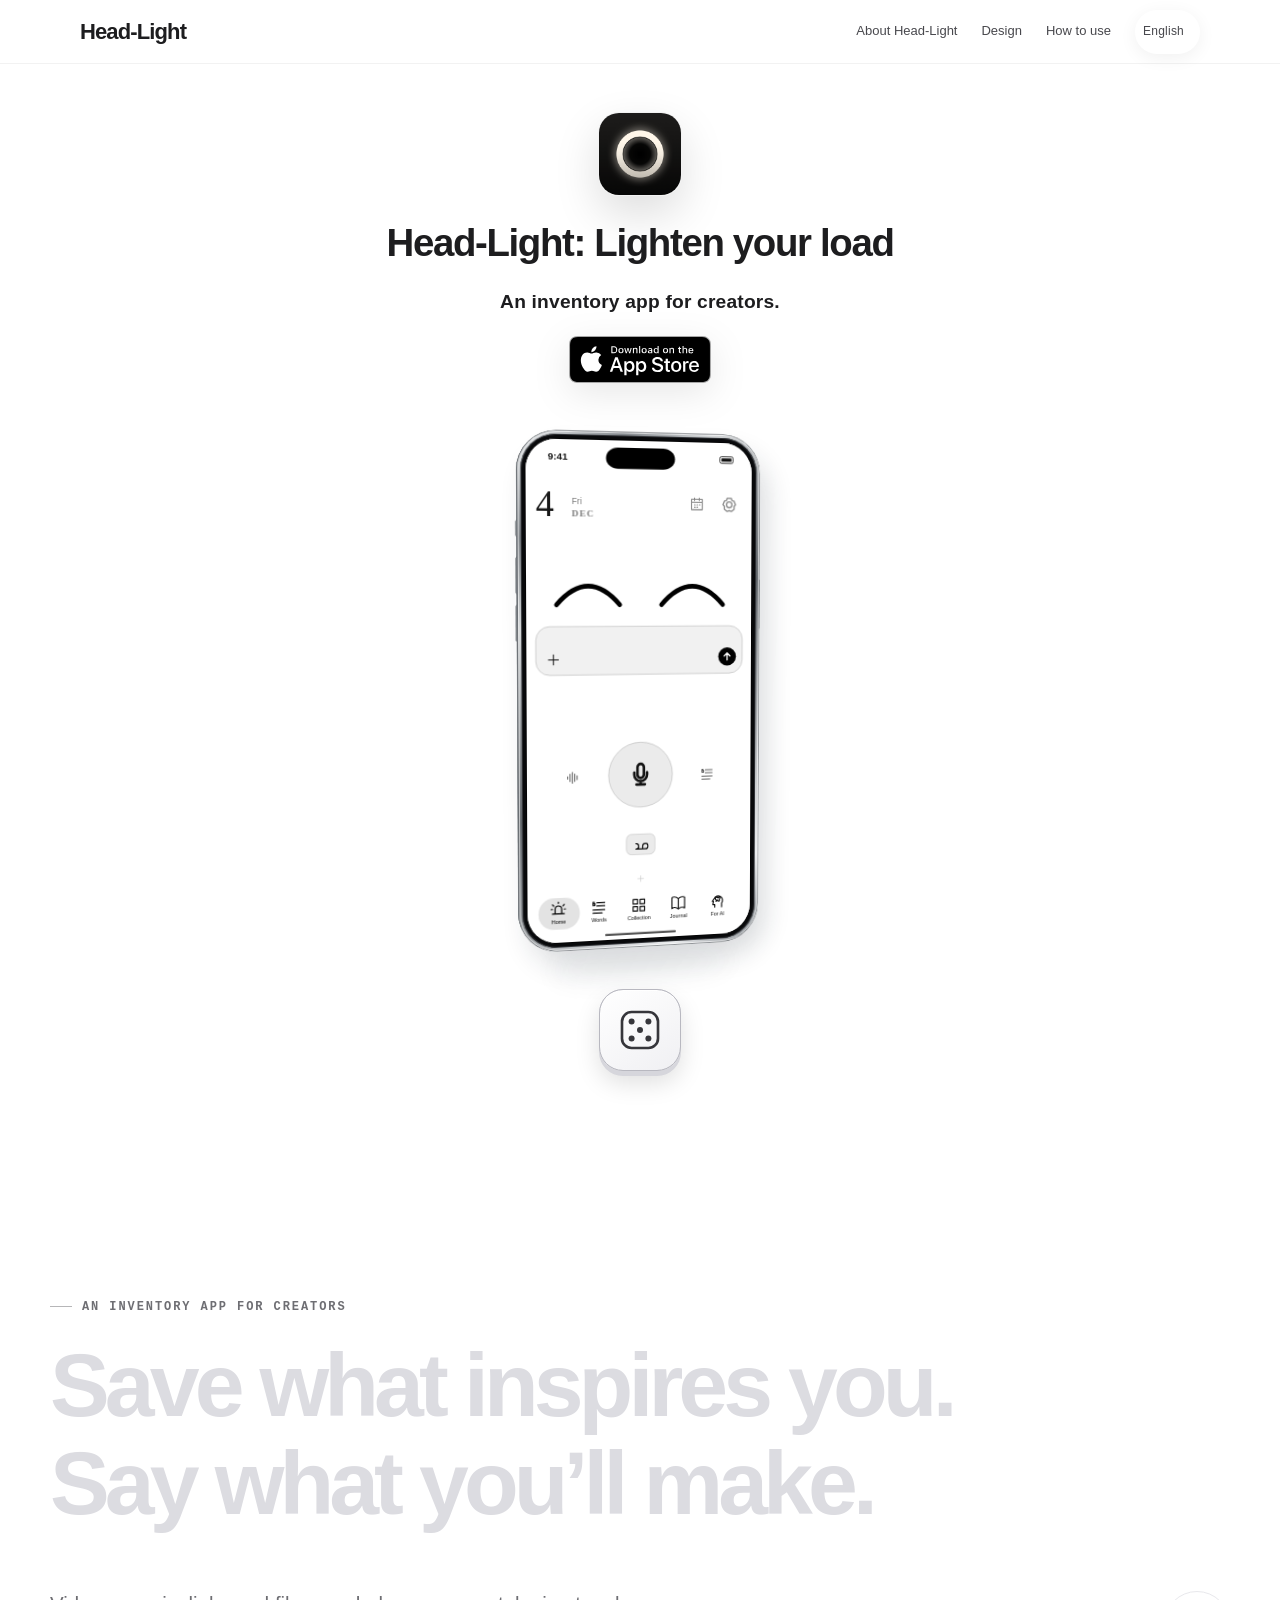
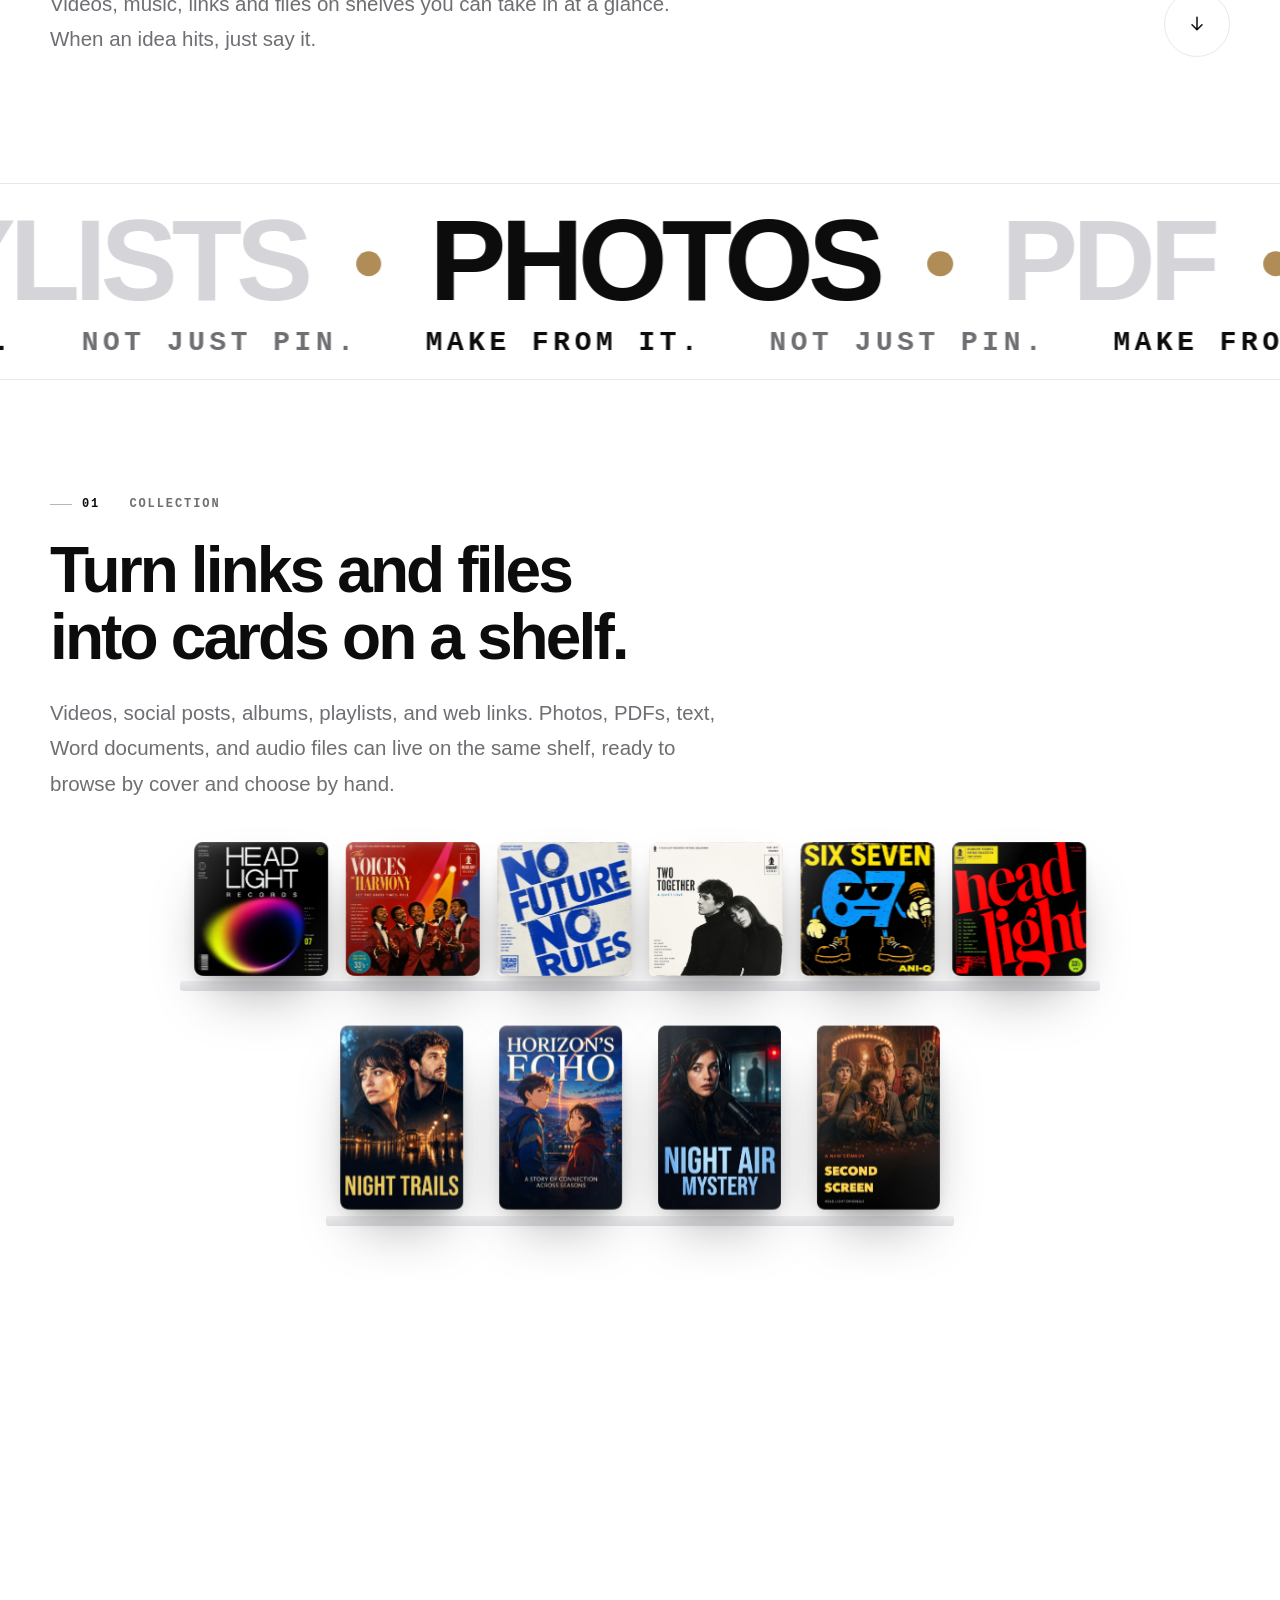
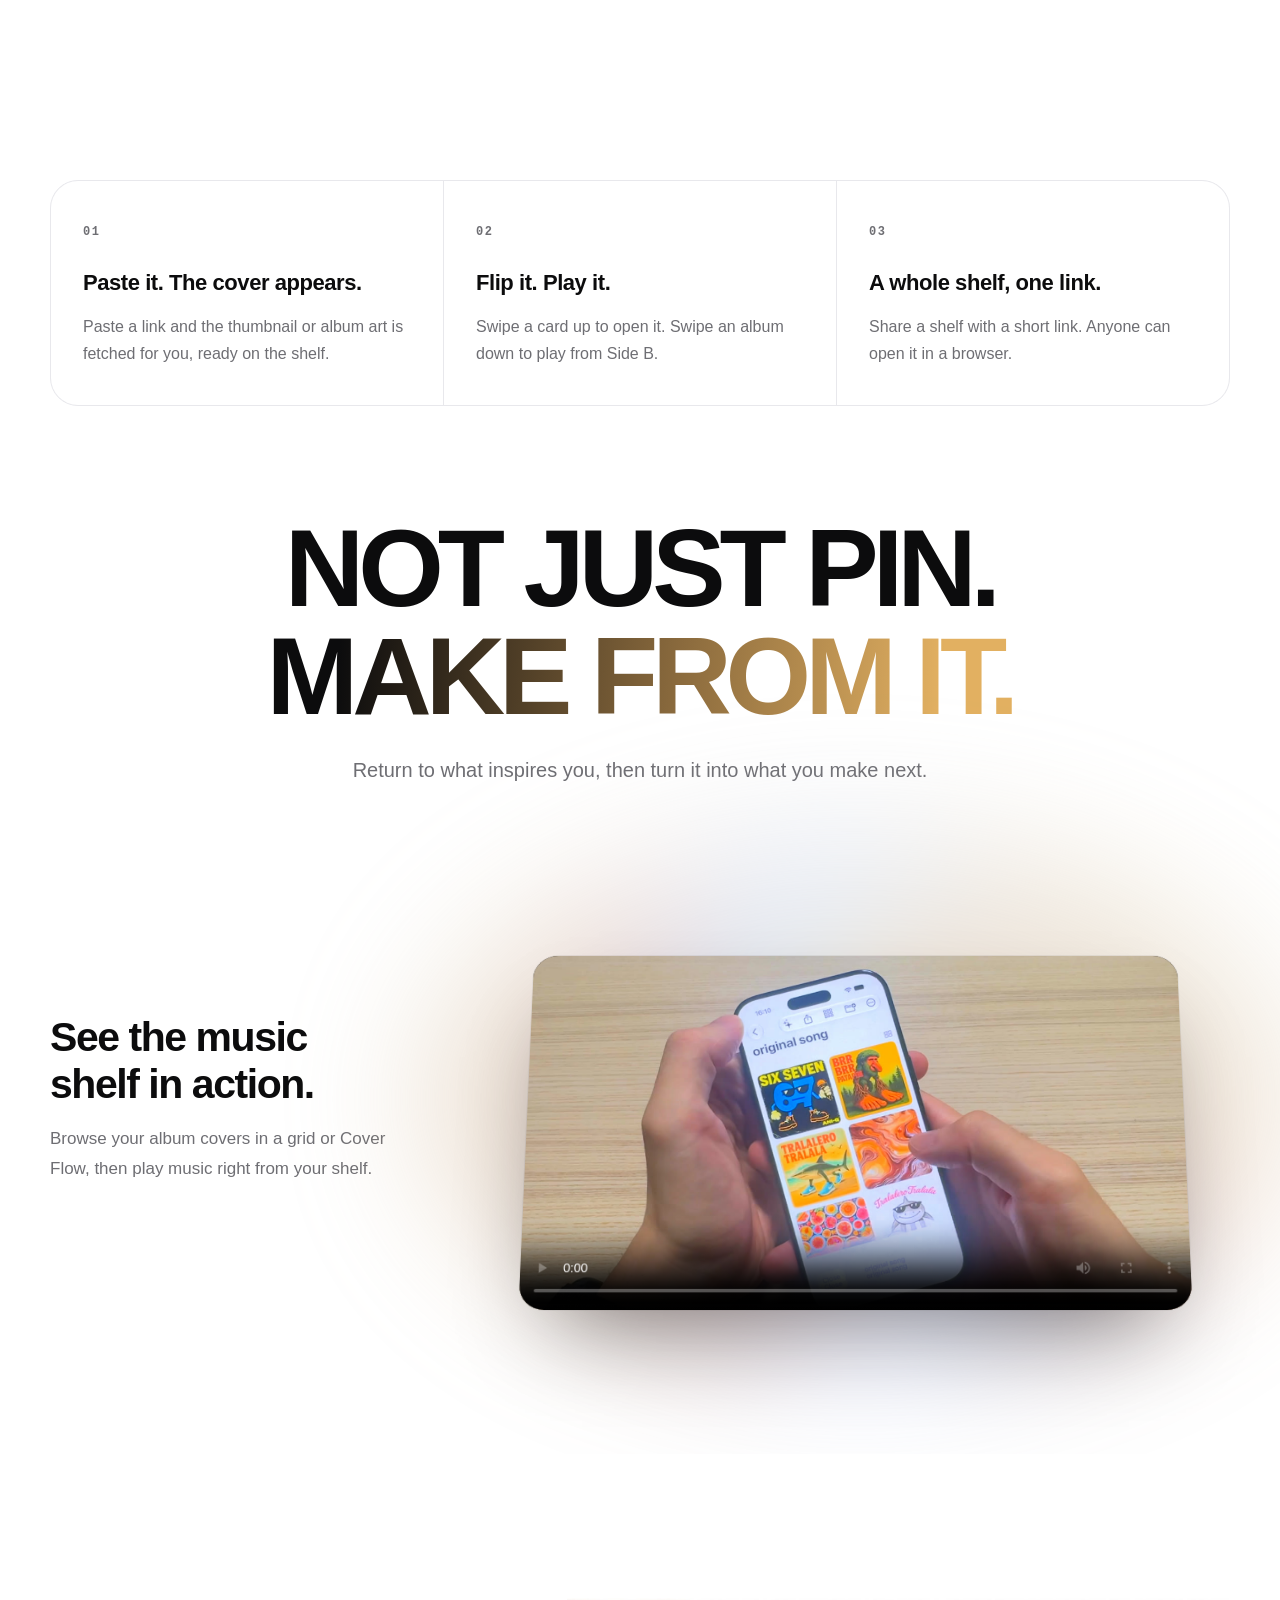
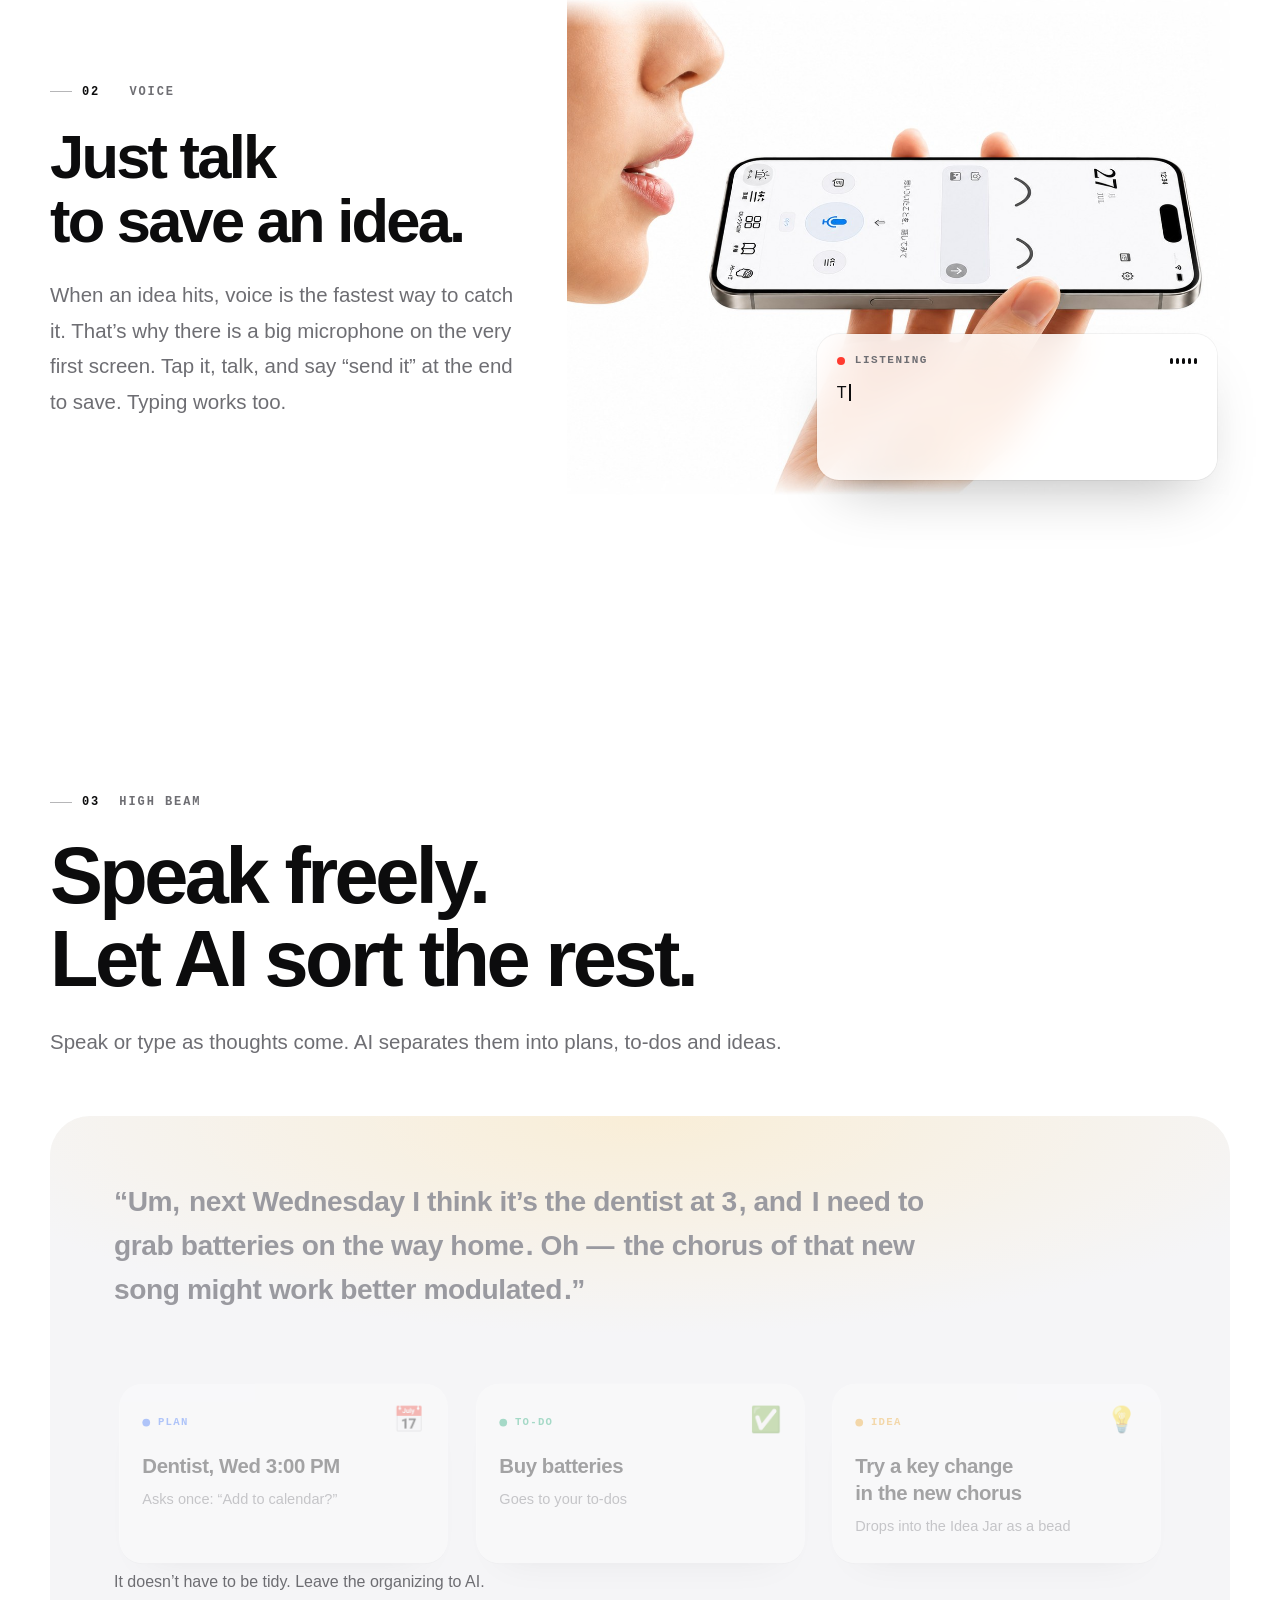
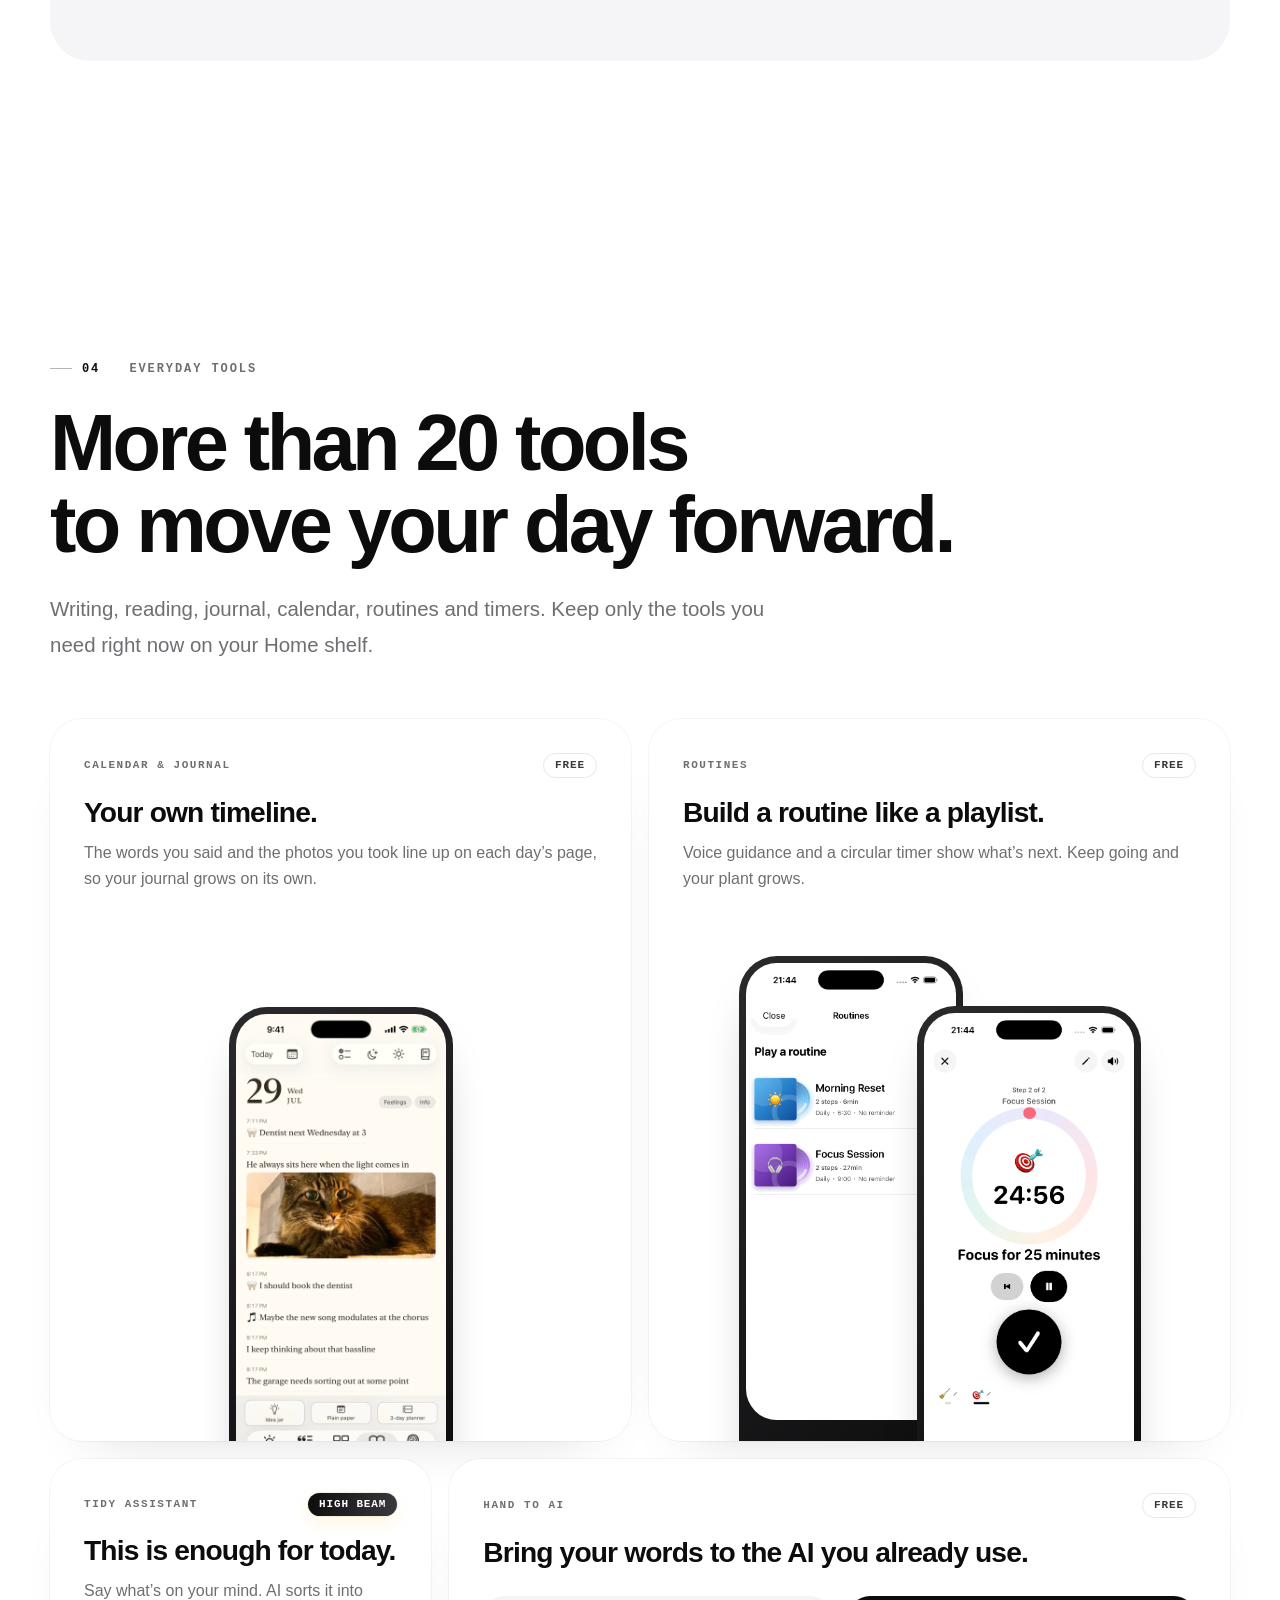
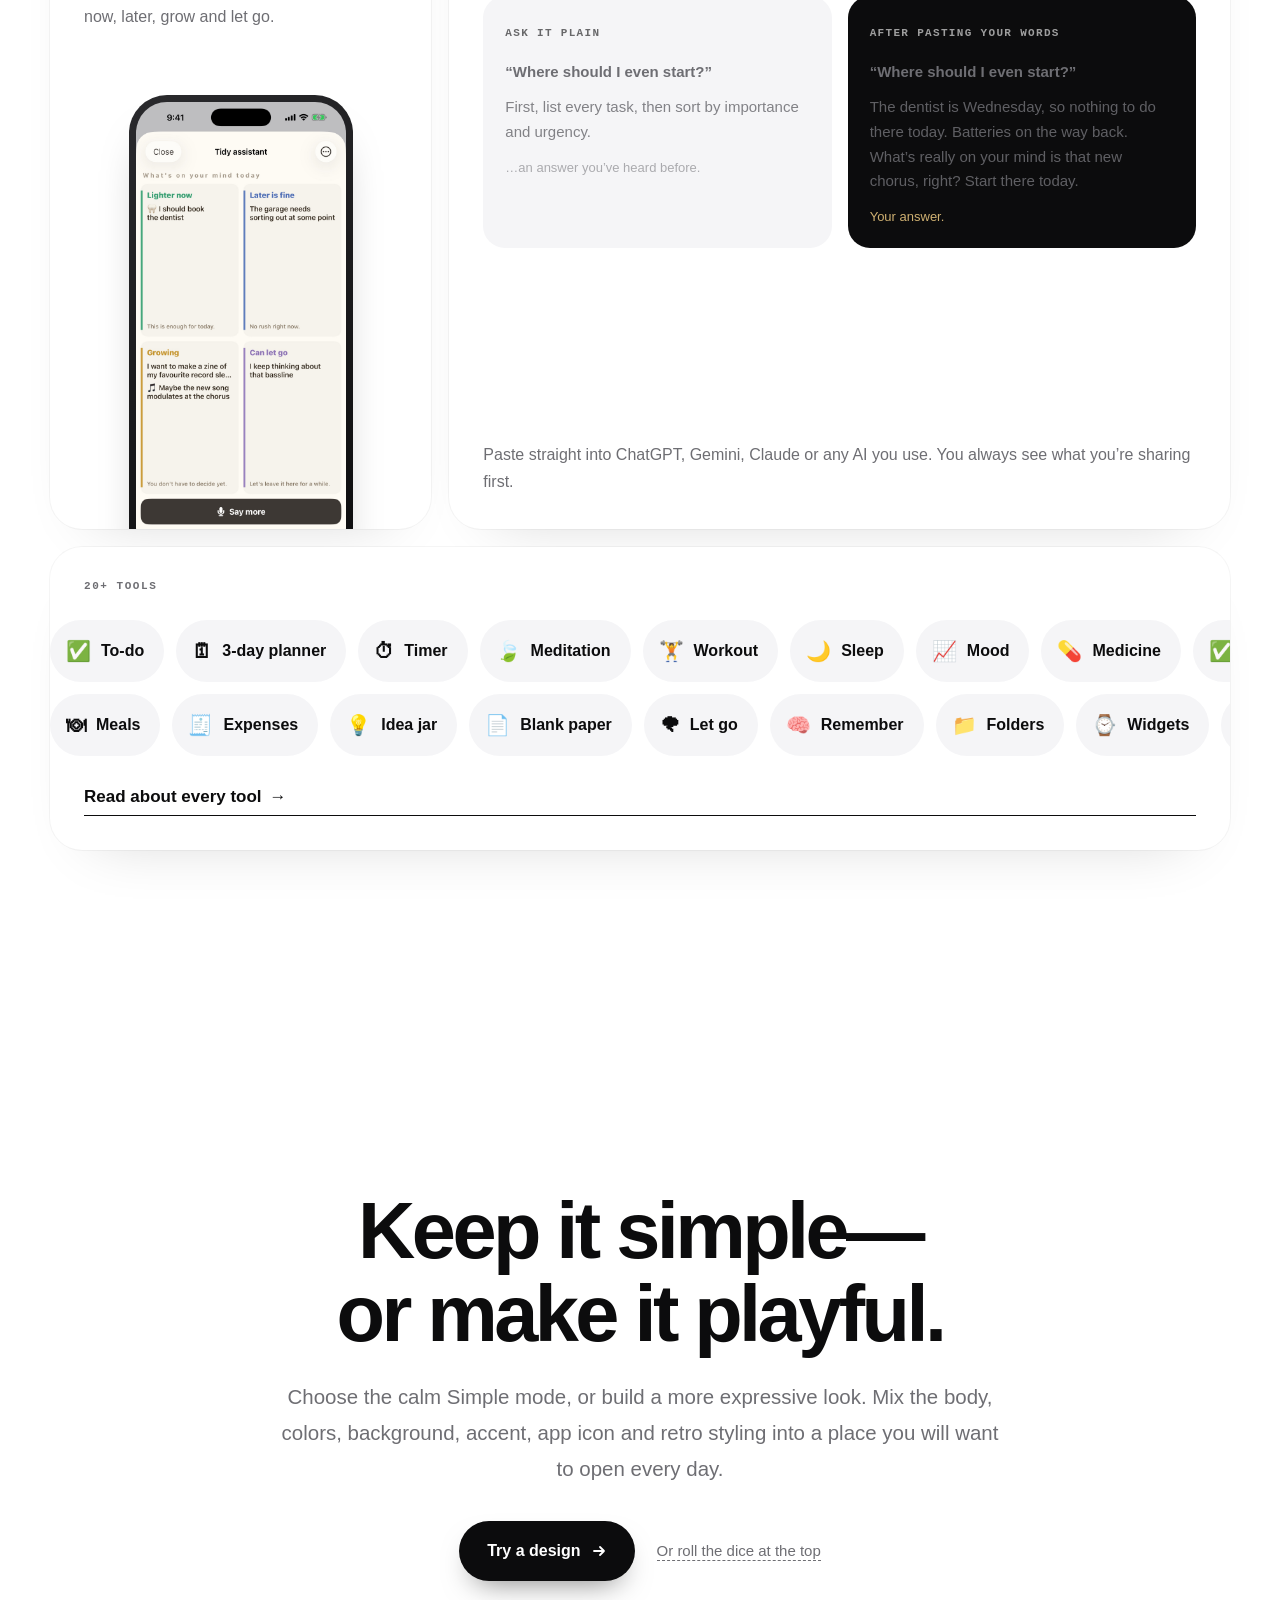
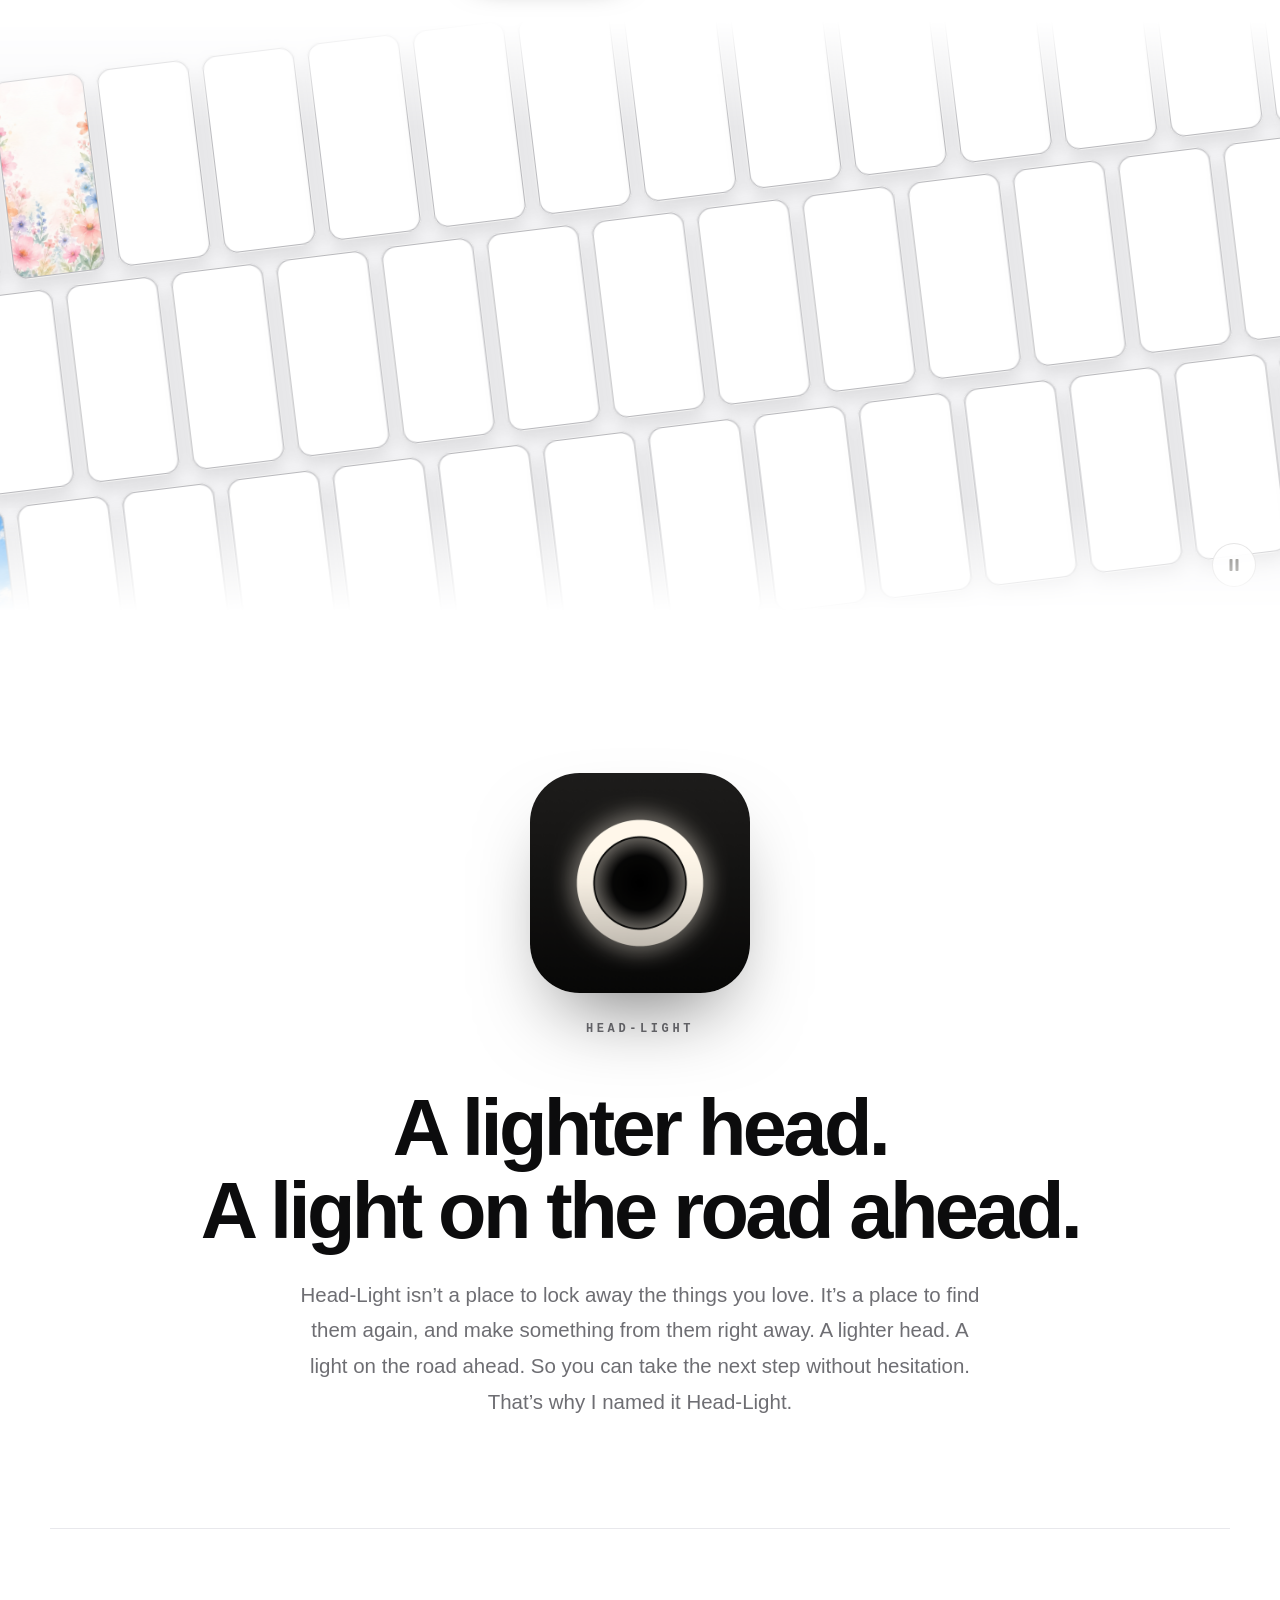
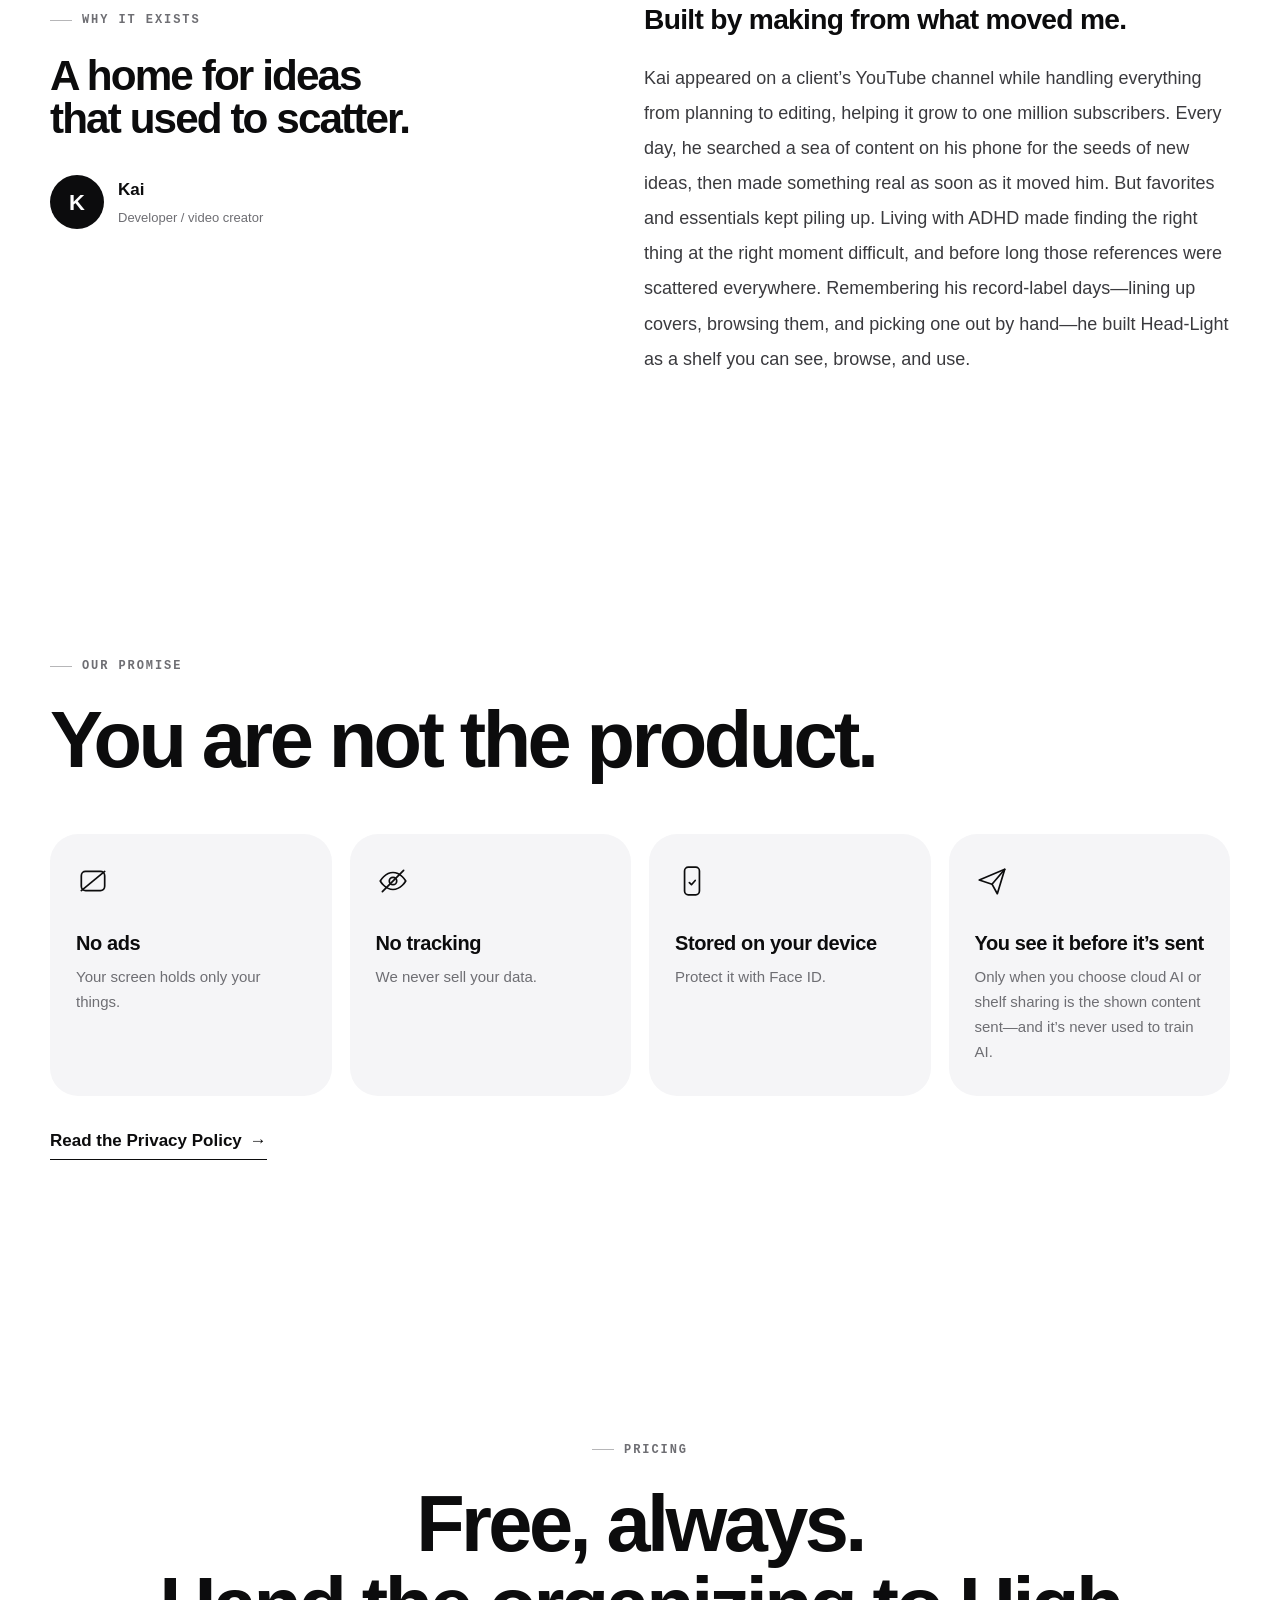
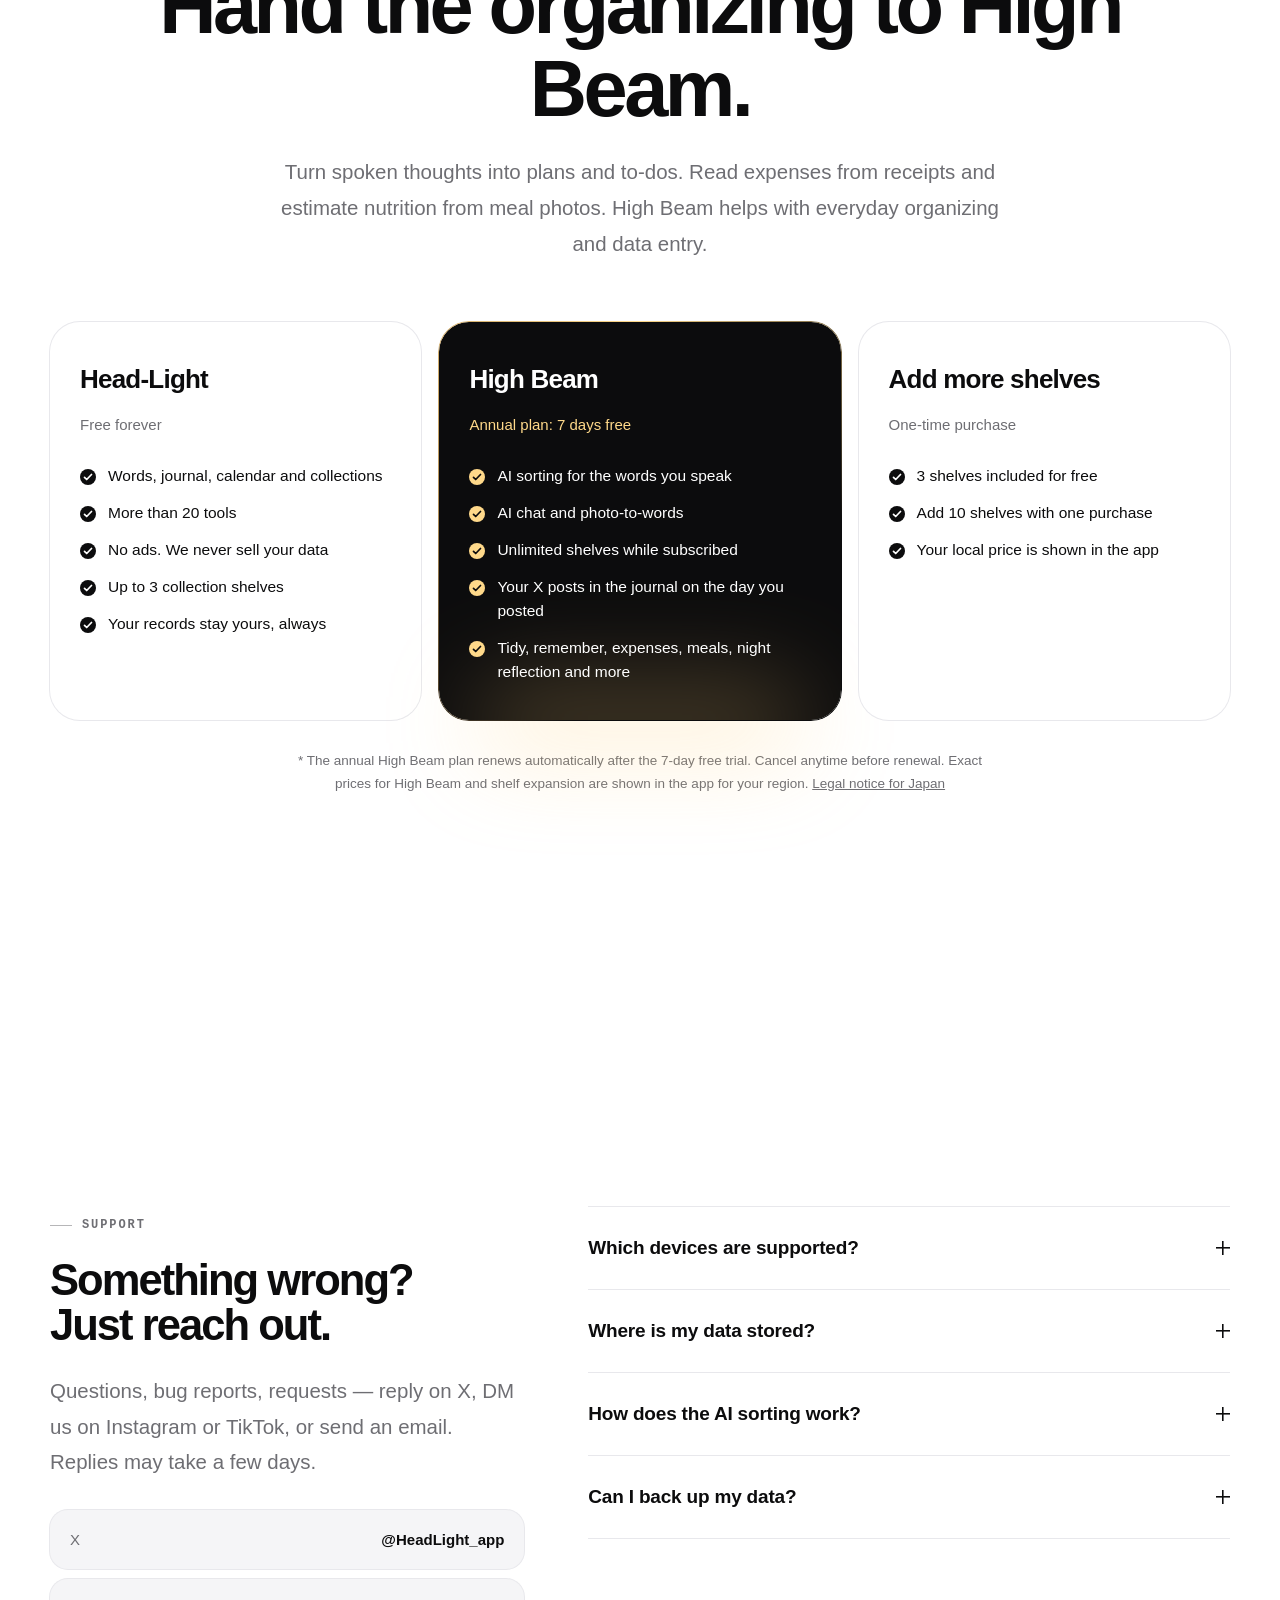
<file: index.html>
<!DOCTYPE html>
<html lang="ja">
<head>
<meta charset="utf-8">
<meta name="viewport" content="width=device-width, initial-scale=1">
<meta name="description" content="Head-Lightは、クリエイターのためのインベントリ・アプリ。動画も音楽もリンクもファイルも、ひと目で見渡せる棚に。響いたものを、あつめて。ひらめきを、声にする。 / An inventory app for creators. Collect videos, music, links, and files on shelves you can see at a glance. Save what inspires you. Say what you'll make, out loud.">
<meta name="apple-itunes-app" content="app-id=6790623376">
<link rel="canonical" href="https://head-light.app/">
<meta property="og:type" content="website">
<meta property="og:site_name" content="Head-Light">
<meta property="og:url" content="https://head-light.app/">
<meta property="og:title" content="Head-Light: Lighten your load">
<meta property="og:description" content="An inventory app for creators. Save what inspires you. Say what you'll make.">
<meta property="og:image" content="https://head-light.app/img/hero-voice.jpg">
<meta property="og:image:width" content="1300">
<meta property="og:image:height" content="975">
<meta property="og:image:alt" content="Head-Lightに向かって話すと、思いつきや予定が手帳に残る">
<meta name="twitter:card" content="summary_large_image">
<meta name="twitter:title" content="Head-Light: Lighten your load">
<meta name="twitter:description" content="クリエイターのためのインベントリ・アプリ。響いたものを、あつめて。ひらめきを、声にする。">
<meta name="twitter:image" content="https://head-light.app/img/hero-voice.jpg">
<meta name="twitter:image:alt" content="Head-Lightに向かって話すと、思いつきや予定が手帳に残る">
<title data-title-ja="Head-Light: あなたを軽くする手帳" data-title-en="Head-Light: Lighten your load" data-title-ko="Head-Light: 마음이 가벼워지는 다이어리">Head-Light: あなたを軽くする手帳</title>
<script type="application/ld+json">
{
  "@context": "https://schema.org",
  "@type": "MobileApplication",
  "name": "Head-Light: Lighten your load",
  "alternateName": "Head-Light: あなたを軽くする手帳",
  "url": "https://head-light.app/",
  "downloadUrl": "https://apps.apple.com/app/id6790623376",
  "operatingSystem": "iOS, iPadOS, macOS, watchOS",
  "applicationCategory": "LifestyleApplication",
  "description": "An inventory app for creators that collects videos, music, links, files, and spoken ideas on shelves you can see at a glance.",
  "inLanguage": ["en", "ja", "ko", "de", "zh-Hant", "fr", "es", "it"],
  "offers": {
    "@type": "Offer",
    "price": "0",
    "priceCurrency": "JPY"
  }
}
</script>
<style>
  :root {
    /* 【2026-07-27 Kai】黒から白へ。「あなたを軽くする」に合う軽い印象にする。 */
    --bg: #ffffff;              /* 紙のような白 */
    --bg2: #f6f5f2;             /* ひとつ沈めた面 */
    --ink: #1c1b19;             /* 墨 */
    --muted: #6f6c66;           /* 薄い墨 */
    --light: #b08d57;           /* 灯りの色。白地では金茶にして読めるようにする */
    --line: rgba(28, 27, 25, 0.10);
    --sans: "Hiragino Sans", "Hiragino Kaku Gothic ProN", "Yu Gothic", "Noto Sans JP", sans-serif;
    --serif: "Hiragino Mincho ProN", "Yu Mincho", "Noto Serif JP", serif;
  }
  html { background: var(--bg); scroll-behavior: smooth; }
  [hidden] { display: none !important; }
  body {
    background: var(--bg);
    color: var(--ink);
    font-family: var(--sans);
    font-size: 17px;
    line-height: 1.9;
    margin: 0;
    -webkit-font-smoothing: antialiased;
  }
  section {
    padding: 96px 24px;
    border-bottom: 1px solid var(--line);
    position: relative;
  }
  .inner {
    width: 100%;
    max-width: 920px;
    margin: 0 auto;
    display: flex;
    flex-direction: column;
    gap: 28px;
    box-sizing: border-box;
  }
  .eyebrow {
    font-size: 14px;
    letter-spacing: 0.28em;
    color: var(--light);
    opacity: 0.85;
    font-weight: 600;
  }
  h1, h2 {
    font-family: var(--serif);
    font-weight: 600;
    letter-spacing: 0.04em;
    text-wrap: balance;
    margin: 0;
  }
  h2 { font-size: clamp(30px, 4.6vw, 44px); line-height: 1.45; }
  p { margin: 0; max-width: 34em; }
  .lead { font-size: clamp(18px, 2.2vw, 20px); }
  .sub { color: var(--muted); font-size: 16px; }
  a { color: var(--light); }

  /* 価格より先に、アプリの中心価値を短く伝える。 */
  .free-intro {
    padding-block: 72px;
    background: var(--bg2);
  }
  .free-intro .inner {
    align-items: center;
    text-align: center;
    gap: 18px;
  }
  .free-intro .lead { max-width: 42em; }
  .free-intro-illustration {
    display: block;
    width: min(920px, 100%);
    height: auto;
    margin: 4px auto -18px;
    mix-blend-mode: multiply;
  }
  .tidy-problem { align-items: center; margin-bottom: 44px; }
  .tidy-problem h2 { margin-top: 0; }

  /* 話すだけで使えることを、序盤でひと目で伝える写真。 */
  .voice-photo-section {
    padding-block: 52px 68px;
  }
  .voice-photo-section .inner { align-items: center; }
  .voice-photo {
    display: block;
    width: min(780px, 100%);
    height: auto;
    margin: 0 auto;
  }
  @media (max-width: 720px) {
    .voice-photo-section { padding-block: 32px 44px; }
  }

  /* ---- ヒーロー ---- */
  .hero {
    min-height: 92svh;
    display: flex;
    align-items: center;
    justify-content: center;
    overflow: hidden;
  }
  .hero .inner { align-items: center; text-align: center; gap: 20px; }
  .beam {
    position: absolute;
    inset: 0;
    background: radial-gradient(ellipse 75% 52% at 50% 108%, rgba(176,141,87,0.10), rgba(176,141,87,0.03) 55%, transparent 75%);
    pointer-events: none;
    animation: beamBreathe 5.2s ease-in-out infinite;   /* 灯りが息をする */
  }
  @keyframes beamBreathe {
    0%, 100% { opacity: 0.85; }
    50%      { opacity: 1.15; }
  }
  /* LPビジュアル(手・口元)。周りはLPの背景色へ溶けているので、額縁は付けない */
  .shot {
    display: block;
    width: min(430px, 88vw);
    height: auto;
    margin: 34px auto 0;
  }
  .shot.wide { width: min(620px, 94vw); }
  @media (max-width: 720px) {
    .shot { width: min(340px, 84vw); }
    .shot.wide { width: 94vw; }
  }

  .appicon {
    width: clamp(96px, 16vw, 132px);
    height: auto;
    border-radius: 22.5%;
    border: 1px solid rgba(28,27,25,0.10);
    box-shadow: 0 16px 38px rgba(28,27,25,0.16);
    display: block;
    animation: iconFloat 5.5s ease-in-out infinite;   /* 灯りの前で、静かに浮かぶ */
  }
  @keyframes iconFloat {
    0%, 100% { transform: translateY(0); }
    50%      { transform: translateY(-7px); }
  }
  .latin {
    font-size: 14px;
    letter-spacing: 0.55em;
    text-indent: 0.55em;
    color: var(--light);
    font-weight: 600;
  }
  .hero h1 { font-size: clamp(34px, 7vw, 62px); line-height: 1.45; }
  .nb { display: inline-block; }
  .hero .tagline { color: var(--muted); font-size: clamp(17px, 2.4vw, 20px); letter-spacing: 0.08em; }
  /* 押せる場所なので、灯りの色(金茶)で立たせる。ここだけが色を持つ */
  .beta-badge {
    display: inline-block;
    border: 1px solid rgba(176, 141, 87, 0.45);
    border-radius: 16px;
    padding: 12px 22px;
    color: var(--light);
    background: rgba(176, 141, 87, 0.07);
    text-decoration: none;
    text-align: center;
    transition: border-color .2s ease, background .2s ease;
  }
  .beta-lead {
    display: block;
    font-size: 16px;
    letter-spacing: 0.08em;
  }
  .beta-note {
    display: block;
    margin-top: 5px;
    font-size: 14px;
    line-height: 1.7;
    color: var(--muted);
    letter-spacing: 0.02em;
  }
  a.beta-badge:hover, a.beta-badge:focus-visible {
    border-color: var(--light);
    background: rgba(176, 141, 87, 0.14);
  }

  /* デザインページへの入口。スクリーンショットを添えて、押した先をひと目で伝える。 */
  .design-cta-wrap { padding: 0 24px 52px; text-align: center; }
  .design-cta {
    display: inline-flex; align-items: center; gap: 16px; width: min(520px, 100%); box-sizing: border-box;
    padding: 12px 18px 12px 12px; border: 1px solid rgba(176, 141, 87, 0.36); border-radius: 22px;
    background: linear-gradient(135deg, rgba(255,255,255,0.98), rgba(246,245,242,0.96)); color: var(--ink);
    text-align: left; text-decoration: none; box-shadow: 0 12px 32px rgba(28,27,25,0.09);
    transition: transform .22s ease, box-shadow .22s ease, border-color .22s ease;
  }
  .design-cta:hover, .design-cta:focus-visible { border-color: var(--light); box-shadow: 0 16px 38px rgba(28,27,25,0.14); transform: translateY(-3px); }
  .design-cta:focus-visible { outline: 3px solid rgba(176,141,87,0.32); outline-offset: 4px; }
  .design-cta-thumb-pair { width: 104px; height: 76px; flex: 0 0 104px; display: flex; overflow: hidden; border-radius: 15px; border: 1px solid rgba(28,27,25,0.10); box-shadow: 0 5px 14px rgba(28,27,25,0.12); background: #f3f3f5; }
  .design-cta-thumb-pair img { width: 50%; height: 100%; object-fit: cover; object-position: center; display: block; }
  .design-cta-copy { display: flex; flex-direction: column; gap: 2px; min-width: 0; }
  .design-cta-kicker { color: var(--light); font-size: 13px; letter-spacing: .16em; font-weight: 700; }
  .design-cta-title { font-family: var(--serif); font-size: 20px; line-height: 1.45; font-weight: 600; }
  .design-cta-note { color: var(--muted); font-size: 14px; line-height: 1.55; }
  .design-cta-arrow { margin-left: auto; color: var(--light); font-size: 27px; line-height: 1; }
  @media (max-width: 520px) {
    .design-cta { gap: 12px; padding-right: 14px; }
    .design-cta-thumb-pair { width: 92px; height: 66px; flex-basis: 92px; border-radius: 13px; }
    .design-cta-title { font-size: 18px; } .design-cta-note { font-size: 13px; }
  }
  .sr-only {
    position: absolute;
    width: 1px;
    height: 1px;
    padding: 0;
    margin: -1px;
    overflow: hidden;
    clip: rect(0, 0, 0, 0);
    white-space: nowrap;
    border: 0;
  }
  .store-download {
    display: flex;
    flex-direction: column;
    align-items: center;
    gap: 8px;
    text-align: center;
  }
  .store-download-band {
    padding: 58px 24px;
    border-bottom: 1px solid var(--line);
    background: var(--bg2);
  }
  .app-store-link {
    display: inline-flex;
    flex-direction: column;
    align-items: center;
    gap: 12px;
    padding: 6px 8px;
    color: var(--ink);
    text-decoration: none;
    border-radius: 10px;
    transition: transform .2s ease, opacity .2s ease;
  }
  .app-store-link:hover,
  .app-store-link:focus-visible {
    transform: translateY(-2px);
    opacity: .86;
  }
  .store-download-cue {
    display: flex;
    flex-direction: column;
    align-items: center;
    gap: 10px;
    max-width: min(360px, calc(100vw - 64px));
    padding: 0 8px;
    color: var(--ink);
    text-align: center;
    font-size: clamp(18px, 2.8vw, 21px);
    font-weight: 650;
    line-height: 1.5;
    letter-spacing: .06em;
  }
  .store-download-arrow {
    display: block;
    width: 26px;
    height: 26px;
    animation: store-arrow-blink 1.8s ease-in-out infinite;
  }
  @keyframes store-arrow-blink {
    0%, 100% { opacity: 1; }
    50% { opacity: .28; }
  }
  .app-store-link:hover .store-download-arrow,
  .app-store-link:focus-visible .store-download-arrow {
    animation: none;
    opacity: 1;
  }
  .app-store-link:focus-visible {
    outline: 2px solid currentColor;
    outline-offset: 5px;
  }
  @media (prefers-reduced-motion: reduce) {
    .store-download-arrow { animation: none; }
  }
  .app-store-badge {
    display: none;
    width: 190px;
    height: auto;
  }
  html[data-lang="ja"] .app-store-badge[data-store-lang="ja"],
  html[data-lang="en"] .app-store-badge[data-store-lang="en"],
  html[data-lang="ko"] .app-store-badge[data-store-lang="ko"],
  html[data-lang="de"] .app-store-badge[data-store-lang="de"],
  html[data-lang="zh-Hant"] .app-store-badge[data-store-lang="zh-Hant"],
  html[data-lang="fr"] .app-store-badge[data-store-lang="fr"],
  html[data-lang="es"] .app-store-badge[data-store-lang="es"],
  html[data-lang="it"] .app-store-badge[data-store-lang="it"] {
    display: block;
  }
  .store-download-note {
    color: var(--muted);
    font-size: 15px;
    line-height: 1.7;
  }
  .store-qr-link {
    display: inline-flex;
    flex-direction: column;
    align-items: center;
    gap: 8px;
    color: var(--ink);
    text-decoration: none;
    text-align: center;
    transition: opacity .18s ease;
  }
  .store-qr-link:hover,
  .store-qr-link:focus-visible {
    opacity: .72;
  }
  .store-qr-link:focus-visible {
    outline: 2px solid currentColor;
    outline-offset: 4px;
  }
  .store-qr-code {
    display: block;
    width: 92px;
    height: 92px;
    image-rendering: pixelated;
  }
  .store-qr-copy {
    display: flex;
    flex-direction: column;
    gap: 3px;
    font-size: 12px;
    line-height: 1.55;
    color: var(--muted);
    text-align: center;
  }
  .store-qr-copy strong {
    color: var(--ink);
    font-size: 13px;
    font-weight: 600;
  }
  .footer-qr {
    padding: 40px 24px 28px;
    text-align: center;
  }
  @media (max-width: 720px) {
    .store-qr-link { display: none; }
  }
  .pro-badge {
    display: inline-block;
    margin-left: 8px;
    vertical-align: middle;
    border: 1px solid rgba(196,150,52,0.5);
    color: var(--light);
    border-radius: 999px;
    padding: 1px 8px;
    font-size: 12px;
    letter-spacing: 0.06em;
    font-weight: 700;
  }
  .free-badge {
    display: inline-block;
    margin-left: 8px;
    vertical-align: middle;
    border: 1px solid rgba(28,27,25,0.18);
    color: var(--muted);
    border-radius: 999px;
    padding: 1px 8px;
    font-size: 12px;
    letter-spacing: 0.06em;
    font-weight: 600;
  }
  .paid-badge {
    display: inline-block;
    margin-left: 10px;
    vertical-align: middle;
    border: 1px solid rgba(196,150,52,0.55);
    color: var(--light);
    border-radius: 999px;
    padding: 3px 12px;
    font-size: 13px;
    letter-spacing: 0.08em;
    font-weight: 600;
  }

  /* 値段の話は、実演を見終わったあとに、そっと置く(2026-07-29 Kai) */
  .paid-note {
    text-align: center;
    margin: 26px auto 0;
    max-width: 34em;
    font-size: 16px;
    text-wrap: balance;   /* 「で。」だけが次の行に落ちないように */
  }
  .paid-note a {
    color: var(--muted);
    text-decoration: none;
    border-bottom: 1px solid var(--line);
    padding-bottom: 2px;
    transition: color .2s ease, border-color .2s ease;
  }
  .paid-note a:hover { color: var(--light); border-color: var(--light); }


  /* ---- 3つの動詞(撮る・話す・押す) ---- */
  .verbs {
    display: flex; gap: 22px; flex-wrap: wrap;
    margin: 34px 0 26px;
  }
  .verb {
    flex: 1 1 220px;
    text-align: center;
    padding: 26px 18px;
    border: 1px solid var(--line);
    border-radius: 20px;
    background: var(--bg2);
  }
  .verb .vmark { font-size: 34px; display: block; margin-bottom: 10px; }
  .verb b {
    display: block;
    font-family: var(--serif);
    font-size: 20px;
    margin-bottom: 8px;
  }
  .verb span:not(.vmark) {
    display: block;
    font-size: 16px;
    line-height: 1.9;
    color: var(--muted);
  }

  /* ---- 整理アシスタントの実画面 ---- */
  .tidy-real-visuals {
    display: flex;
    align-items: center;
    justify-content: center;
    gap: 30px;
    flex-wrap: wrap;
    margin: 34px 0 26px;
  }
  .tidy-real-visuals figure { margin: 0; }
  .tidy-detail {
    width: min(450px, 90vw);
  }
  .tidy-detail img {
    display: block;
    width: 100%;
    border: 1px solid rgba(28,27,25,0.10);
    border-radius: 24px;
    box-shadow: 0 18px 44px rgba(28,27,25,0.11);
  }
  .tidy-real-visuals figcaption {
    margin-top: 11px;
    color: var(--muted);
    font-size: 14px;
    line-height: 1.6;
    text-align: center;
  }

  /* ---- 道具の一覧 ---- */
  .toolgroups {
    display: flex; flex-wrap: wrap; gap: 22px;
    margin: 34px 0 24px;
  }
  .tgroup {
    flex: 1 1 300px;
    padding: 24px 22px;
    border: 1px solid var(--line);
    border-radius: 20px;
  }
  .tgroup h3 {
    font-family: var(--serif);
    font-size: 20px;
    font-weight: 600;
    margin: 0 0 14px;
    letter-spacing: 0.04em;
  }
  .tgroup ul { list-style: none; padding: 0; margin: 0; }
  .tgroup li {
    padding: 9px 0;
    border-top: 1px solid var(--line);
    font-size: 16px;
    line-height: 1.85;
    color: var(--muted);
  }
  .tgroup li:first-child { border-top: 0; }
  .tgroup li b {
    display: block;
    color: var(--ink);
    font-weight: 600;
    font-size: 17px;
    margin-bottom: 1px;
  }


  .tgroup li {
    display: flex;
    align-items: flex-start;
    gap: 12px;
  }
  .tgroup li > div { flex: 1; }
  .ticon {
    flex: 0 0 auto;
    width: 34px; height: 34px;
    display: flex; align-items: center; justify-content: center;
    font-size: 19px;
    margin-top: 2px;
  }
  .ticon img { width: 34px; height: 34px; object-fit: contain; }

  @media (max-width: 560px) {
    .verb { padding: 20px 16px; }
  }

  /* ---- 2カラム ---- */
  .cols { display: flex; align-items: center; gap: 48px; flex-wrap: wrap; }
  .cols .text { flex: 1 1 340px; display: flex; flex-direction: column; gap: 18px; }
  .cols .shots { flex: 0 1 auto; display: flex; gap: 20px; justify-content: center; margin-inline: auto; }
  .phone {
    background: #1d1d21;
    border: 1px solid rgba(28,27,25,0.10);
    border-radius: 34px;
    padding: 9px;
    box-shadow: 0 18px 44px rgba(28,27,25,0.13);
    width: min(240px, 62vw);
  }
  .phone img { display: block; width: 100%; border-radius: 26px; }
  .phone.small { width: min(200px, 52vw); }

  /* 1.0.5のルーティーン。レコード棚の青だけを、紙の上へごく薄く引く。 */
  .routine-section {
    background: linear-gradient(180deg, #f4fbff 0%, #ffffff 72%);
  }
  .routine-section .eyebrow { color: #277eb2; }
  .routine-section ul.points li::before { background: #45a9dc; }
  .cols .shots.routine-shots {
    flex: 1 1 420px;
    align-items: flex-start;
  }
  .routine-shots .phone:first-child { margin-top: 34px; }
  .routine-note {
    max-width: 62em;
    color: var(--muted);
    font-size: 15px;
    line-height: 1.8;
  }

  /* コレクション一覧は残し、古いレコード画面だけを
     新しい映画・レコード画面へ差し替える。3枚とも同じ端末サイズ。 */
  .cols .shots.collection-shots {
    flex: 1 1 100%;
    display: grid;
    grid-template-columns: repeat(3, minmax(0, 200px));
    justify-content: center;
    align-items: start;
  }
  .collection-shots .phone.small { width: auto; }
  #collection { padding-bottom: 8px; }
  #words { padding-top: 32px; }
  #collection .text { flex: none; }
  .collection-video-feature {
    width: 100%;
    margin: -22px 0 0;
    text-align: center;
  }
  .collection-video-copy {
    width: min(660px, 100%);
    margin: 0 auto 6px;
  }
  .collection-video-copy h3 {
    margin: 0 0 8px;
    font-family: var(--serif);
    font-size: clamp(24px, 3.4vw, 32px);
    font-weight: 600;
    line-height: 1.5;
    letter-spacing: 0.04em;
  }
  .collection-video-copy p {
    max-width: none;
    color: var(--muted);
    font-size: 16px;
    line-height: 1.8;
  }
  .collection-video-frame {
    width: min(860px, 100%);
    margin: 0 auto;
    overflow: hidden;
    border: 1px solid rgba(28,27,25,0.10);
    border-radius: 20px;
    background: #111;
    box-shadow: 0 18px 46px rgba(28,27,25,0.14);
  }
  .collection-demo-video {
    display: none;
    width: 100%;
    height: auto;
    aspect-ratio: 16 / 9;
    background: #111;
  }
  html[data-lang="ja"] .collection-demo-video[data-video-lang="ja"],
  html:not([data-lang]) .collection-demo-video[data-video-lang="ja"],
  html[data-lang="en"] .collection-demo-video[data-video-lang="en"],
  html[data-lang="ko"] .collection-demo-video[data-video-lang="en"],
  html[data-lang="de"] .collection-demo-video[data-video-lang="en"],
  html[data-lang="zh-Hant"] .collection-demo-video[data-video-lang="en"],
  html[data-lang="fr"] .collection-demo-video[data-video-lang="en"],
  html[data-lang="es"] .collection-demo-video[data-video-lang="en"],
  html[data-lang="it"] .collection-demo-video[data-video-lang="en"] { display: block; }
  @media (max-width: 560px) {
    #words { padding-top: 24px; }
    .cols .shots.collection-shots {
      grid-template-columns: repeat(2, minmax(0, 1fr));
      gap: 12px;
    }
    .cols .shots.routine-shots {
      display: grid;
      grid-template-columns: repeat(2, minmax(0, 1fr));
      gap: 12px;
    }
    .routine-shots .phone.small {
      width: auto;
      padding: 6px;
      border-radius: 24px;
    }
    .routine-shots .phone img { border-radius: 18px; }
    .routine-shots .phone:first-child { margin-top: 24px; }
    .collection-video-frame { border-radius: 14px; }
  }

  /* 好きなものと自分に沿う目標の研究を、静かな読み物として置く。 */
  .strong-light-section { background: var(--bg); }
  .strong-light-section .inner { max-width: 1040px; }
  .strong-light-layout {
    display: grid;
    grid-template-columns: minmax(250px, 0.78fr) minmax(460px, 1.22fr);
    gap: clamp(44px, 6vw, 76px);
    align-items: start;
  }
  .strong-light-figure {
    margin: 0;
    background: #fff;
  }
  .strong-light-figure img {
    display: block;
    width: 100%;
    height: auto;
  }
  .strong-light-copy {
    display: flex;
    flex-direction: column;
    gap: 20px;
  }
  .strong-light-copy h2 { margin-bottom: 4px; }
  .strong-light-copy p {
    max-width: none;
    text-wrap: pretty;
  }
  .strong-light-copy .research {
    border-left: 1px solid rgba(28, 27, 25, 0.22);
    padding-left: 18px;
  }
  .strong-light-copy .citation {
    white-space: nowrap;
    text-underline-offset: 0.18em;
  }
  .strong-light-copy .closing-copy {
    font-family: var(--serif);
    font-size: clamp(20px, 2.4vw, 24px);
    line-height: 1.8;
  }
  .strong-light-copy .research-note {
    border-top: 1px solid var(--line);
    padding-top: 16px;
    color: var(--muted);
    font-size: 14px;
    line-height: 1.85;
  }
  @media (max-width: 760px) {
    .strong-light-layout { grid-template-columns: 1fr; gap: 38px; }
    .strong-light-figure { width: min(330px, 82vw); margin-inline: auto; }
  }

  /* ---- イラスト ---- */
  .illust {
    display: block;
    width: min(440px, 88vw);
    height: auto;
    border-radius: 18px;
    margin-inline: auto;
  }
  .illust.wide { width: min(640px, 92vw); }

  /* ---- 具体例(吹き出し → 行き先) ---- */
  .bubble {
    background: #fdfbf5;
    color: #332c22;
    border-radius: 18px;
    border-bottom-left-radius: 4px;
    padding: 16px 18px;
    font-size: 16px;
    line-height: 1.85;
    max-width: 30em;
    box-shadow: 0 10px 30px rgba(0,0,0,0.4);
  }
  .dests { display: flex; flex-direction: column; gap: 10px; margin-top: 6px; }
  .dest {
    display: flex; align-items: center; gap: 12px;
    background: var(--bg2);
    border: 1px solid var(--line);
    border-radius: 12px;
    padding: 10px 14px;
  }
  .dest .dico { font-size: 17px; }
  .dest b { display: block; font-size: 16px; color: var(--ink); }
  .dest span:not(.dico) { display: block; font-size: 15px; color: var(--muted); }

  /* ---- AIの返事のビフォーアフター ---- */
  .compare { display: flex; gap: 16px; flex-wrap: wrap; }
  .reply {
    flex: 1 1 260px;
    border-radius: 16px;
    padding: 18px 20px;
    display: flex; flex-direction: column; gap: 8px;
    font-size: 16px;
    line-height: 1.8;
  }
  .reply .tag {
    font-size: 13px;
    letter-spacing: 0.14em;
    font-weight: 600;
    opacity: 0.75;
  }
  .reply p { max-width: none; margin: 0; }
  .reply .ans { border-left: 2px solid currentColor; padding-left: 12px; opacity: 0.92; }
  .reply .verdict { font-size: 15px; opacity: 0.7; }
  .reply.generic {
    background: var(--bg2);
    border: 1px solid var(--line);
    color: var(--muted);
  }
  .reply.knows {
    background: #fdfbf5;
    color: #332c22;
    box-shadow: 0 12px 30px rgba(28,27,25,0.11);
  }
  .reply.knows .verdict { font-weight: 600; opacity: 0.85; }

  ul.points { list-style: none; margin: 0; padding: 0; display: flex; flex-direction: column; gap: 14px; }
  ul.points li { padding-left: 20px; position: relative; font-size: 17px; }
  ul.points li::before {
    content: "";
    position: absolute; left: 0; top: 0.75em;
    width: 8px; height: 2px; background: var(--light);
    opacity: 0.8;
  }
  ul.points li strong { color: var(--light); font-weight: 600; }
  ul.points li .note { color: var(--muted); font-size: 15px; display: block; }

  .steps { display: flex; gap: 16px; flex-wrap: wrap; counter-reset: step; }
  .step {
    flex: 1 1 180px;
    background: var(--bg2);
    border: 1px solid var(--line);
    border-radius: 14px;
    padding: 20px 18px;
    counter-increment: step;
  }
  .step::before {
    content: counter(step);
    font-family: var(--serif);
    font-size: 26px;
    color: var(--light);
    display: block;
    margin-bottom: 6px;
  }
  .step b { display: block; font-size: 17px; margin-bottom: 4px; }
  .step span { color: var(--muted); font-size: 16px; }

  .plans { display: flex; gap: 16px; flex-wrap: wrap; }
  .plan {
    flex: 1 1 220px;
    border: 1px solid var(--line);
    border-radius: 16px;
    padding: 26px 24px;
    background: var(--bg2);
    display: flex; flex-direction: column; gap: 10px;
  }
  .plan.plus { border-color: rgba(176,141,87,0.55); box-shadow: 0 8px 26px rgba(28,27,25,0.08); }
  .plan .name { font-family: var(--serif); font-size: 20px; }
  .plan .price { font-size: 26px; font-weight: 700; color: var(--light); font-variant-numeric: tabular-nums; }
  .plan .price small { font-size: 15px; color: var(--muted); font-weight: 400; }
  .plan ul { margin: 0; padding: 0 0 0 1.2em; color: var(--muted); font-size: 16px; display: flex; flex-direction: column; gap: 6px; }
  .promise { color: var(--muted); font-size: 16px; }
  .promise b { color: var(--ink); }

  /* ---- サポート ---- */
  .card {
    background: var(--bg2);
    border: 1px solid var(--line);
    border-radius: 14px;
    padding: 20px 22px;
  }
  .card p { max-width: none; }
  .faq b { color: var(--light); font-weight: 600; }

  footer {
    padding: 44px 24px 60px;
    text-align: center;
    color: var(--muted);
    font-size: 15px;
  }

  .reveal { opacity: 0; transform: translateY(18px); transition: opacity 0.7s ease, transform 0.7s ease; }
  .reveal.on { opacity: 1; transform: none; }
  @media (prefers-reduced-motion: reduce) {
    .reveal { opacity: 1; transform: none; transition: none; }
    .beam, .appicon { animation: none; }
  }
  @media (max-width: 720px) {
    section { padding: 72px 20px; }
    .cols { gap: 32px; }
  }

  /* 言語は右上の小さな選択メニューにまとめる。 */
  .langtabs {
    position: fixed;
    top: 18px;
    right: 18px;
    z-index: 50;
    border: 1px solid var(--line);
    background: rgba(255,255,255,0.82);   /* 白地に合わせる(2026-07-27) */
    backdrop-filter: blur(10px);
    -webkit-backdrop-filter: blur(10px);
    border-radius: 999px;
    padding: 0;
    font-family: var(--sans);
    box-shadow: 0 4px 18px rgba(0,0,0,0.06);
  }
  .langtabs select {
    appearance: none;
    -webkit-appearance: none;
    border: 0;
    outline: 0;
    background: transparent;
    background-image: url("data:image/svg+xml,%3Csvg xmlns='http://www.w3.org/2000/svg' width='12' height='8' viewBox='0 0 12 8'%3E%3Cpath d='m1 1 5 5 5-5' fill='none' stroke='%2374706a' stroke-width='1.5' stroke-linecap='round' stroke-linejoin='round'/%3E%3C/svg%3E");
    background-repeat: no-repeat;
    background-position: right 12px center;
    border-radius: 999px;
    padding: 8px 34px 8px 14px;
    font-size: 14px;
    letter-spacing: 0.02em;
    color: var(--ink);
    cursor: pointer;
    font-family: var(--sans);
  }
  .langtabs select:focus-visible { box-shadow: 0 0 0 2px var(--ink); }
  @media (max-width: 480px) {
    .langtabs { top: 12px; right: 12px; }
    .langtabs select { padding: 8px 32px 8px 13px; font-size: 14px; }
  }
  /* 8言語対応: 既定で全部隠し、選ばれた言語のspanだけ見せる。 */
  /* 【2026-07-28】.dest span:not(.dico) のような、他の見た目ルールの方が
     詳細度で勝ってしまい、隠したはずの言語のspanが表示される事故があった
     (歯医者カードで日英韓が同時に3行並んでいた)。!important で必ず勝たせる。 */
  span[data-i18n] { display: none !important; }
  html[data-lang="ja"] span[data-i18n="ja"],
  html[data-lang="en"] span[data-i18n="en"],
  html[data-lang="ko"] span[data-i18n="ko"],
  html[data-lang="de"] span[data-i18n="de"],
  html[data-lang="zh-Hant"] span[data-i18n="zh-Hant"],
  html[data-lang="fr"] span[data-i18n="fr"],
  html[data-lang="es"] span[data-i18n="es"],
  html[data-lang="it"] span[data-i18n="it"] { display: inline !important; }
  /* JS が data-lang を付ける前の一瞬は、静的な lang="ja" に合わせて日本語を出す
     (無表示のちらつきを防ぐ)。JS 実行後は上のルールに置き換わる。 */
  html:not([data-lang]) span[data-i18n="ja"] { display: inline !important; }
</style>
<link rel="stylesheet" href="design-assets/hero-gallery.css?v=20260907-live-queue">
<script type="module" src="design-assets/hero-gallery.js?v=20260907-live-queue"></script>
<link rel="stylesheet" href="design-assets/device.css?v=20260907-product">
<link rel="stylesheet" href="design-assets/home-product.css?v=20260928-quiet-copy-v12">
<script type="module" src="design-assets/home-product.js?v=20260928-creator-inventory"></script>
<link rel="stylesheet" href="design-assets/site-nav.css?v=20260907-direct">
<script type="module" src="design-assets/site-nav.js?v=20260907-direct"></script>
<link rel="stylesheet" href="design-assets/home-creator.css?v=20260928-creator3">
<script type="module" src="design-assets/home-creator.js?v=20260928-creator3"></script>
</head>
<body id="top">
<nav class="product-nav" aria-label="Head-Light"><a class="product-wordmark" href="#top">Head-Light</a><div class="product-nav-links"><a href="./about.html">Head-Lightとは</a><a href="./design.html">デザイン</a><a href="./tools.html">道具の使い方</a></div>

<div class="langtabs">
  <select id="languageSelect" aria-label="Language">
    <option value="ja">日本語</option>
    <option value="en">English</option>
    <option value="ko">한국어</option>
    <option value="de">Deutsch</option>
    <option value="zh-Hant">繁體中文</option>
    <option value="fr">Français</option>
    <option value="es">Español</option>
    <option value="it">Italiano</option>
  </select>
</div>
</nav>
<script>
  (function () {
    var TITLES = {"ja":"Head-Light: あなたを軽くする手帳","en":"Head-Light: Lighten your load","ko":"Head-Light: 마음이 가벼워지는 다이어리","de":"Head-Light: Leichter leben","zh-Hant":"Head-Light: 讓心變輕的手帳","fr":"Head-Light: Vivre plus léger","es":"Head-Light: Vive más ligero","it":"Head-Light: Vivi più leggero"};
    var KEY = "headlightLang";
    var LANGS = ["ja", "en", "ko", "de", "zh-Hant", "fr", "es", "it"];
    var html = document.documentElement;
    var select = document.getElementById("languageSelect");
    function apply(lang) {
      document.querySelectorAll(".collection-demo-video").forEach(function (video) {
        video.pause();
      });
      html.setAttribute("lang", lang);
      html.dataset.lang = lang;
      select.value = lang;
      var titleEl = document.querySelector("title");
      if (titleEl) {
        titleEl.textContent = TITLES[lang] || TITLES.en;
      }
      document.querySelectorAll("img[data-alt-ja]").forEach(function (img) {
        img.alt = img.getAttribute("data-alt-" + lang.toLowerCase())
          || img.getAttribute("data-alt-en") || "";
      });
      // アプリの画面は、その言語のものに差し替える(data-shot="01_home" のように置く)。
      // 韓国語は当面 英語の画面を使う(韓国語のストア展開はまだ先のため)。
      document.querySelectorAll("img[data-shot]").forEach(function (img) {
        var suffix = lang === "ja" ? "ja" : "en";
        var extension = img.dataset.shotExt || "jpg";
        var separator = img.dataset.shot.includes("-") ? "-" : "_";
        img.src = "img/shots/" + img.dataset.shot + separator + suffix + "." + extension
          + "?v=20260906-white";
      });
    }
    var saved = localStorage.getItem(KEY);
    if (LANGS.indexOf(saved) !== -1) {
      apply(saved);
    } else {
      // 初回だけブラウザの言語を見て決める。以降はここを通らない
      // (保存された選択があるかどうかだけで判定。ここではlocalStorageに書き込まない
      // ので、端末の言語設定を後で変えれば次回また追従する)。
      var browserLang = (navigator.language || "ja").toLowerCase();
      var guess = "en";
      if (browserLang.indexOf("ja") === 0) guess = "ja";
      else if (browserLang.indexOf("ko") === 0) guess = "ko";
      else if (browserLang.indexOf("de") === 0) guess = "de";
      else if (browserLang.indexOf("zh") === 0) guess = "zh-Hant";
      else if (browserLang.indexOf("fr") === 0) guess = "fr";
      else if (browserLang.indexOf("es") === 0) guess = "es";
      else if (browserLang.indexOf("it") === 0) guess = "it";
      apply(guess);
    }
    select.addEventListener("change", function () {
      var lang = select.value;
      localStorage.setItem(KEY, lang);
      apply(lang);
    });
  })();
</script>

<!-- ヒーロー -->
<section class="hero">

  <div class="inner">
    <img class="appicon" data-alt-ja="Head-Lightのアプリアイコン。黒地にあたたかい白い光の輪" data-alt-en="The Head-Light app icon: a warm white ring of light on black." data-alt-ko="Head-Light의 앱 아이콘. 검은 배경에 따뜻한 흰빛 고리" src="img/app-icon.png" alt="Head-Lightのアプリアイコン。黒地にあたたかい白い光の輪">
    <h1>
      <span data-i18n="ja" data-static-localized><span class="hero-title-brand">Head-Light:</span> <span class="nb">あなたを軽くする手帳</span></span>
      <span data-i18n="en" data-static-localized><span class="hero-title-brand">Head-Light:</span> <span class="nb">Lighten your load</span></span>
      <span data-i18n="ko" data-static-localized><span class="hero-title-brand">Head-Light:</span> <span class="nb">당신을 가볍게 하는 수첩</span></span>
      <span data-i18n="de" data-static-localized><span class="hero-title-brand">Head-Light:</span> <span class="nb">Mach dir das Leben leichter</span></span>
      <span data-i18n="zh-Hant" data-static-localized><span class="hero-title-brand">Head-Light:</span> <span class="nb">讓你更輕鬆的手帳</span></span>
      <span data-i18n="fr" data-static-localized><span class="hero-title-brand">Head-Light :</span> <span class="nb">Allégez votre quotidien</span></span>
      <span data-i18n="es" data-static-localized><span class="hero-title-brand">Head-Light:</span> <span class="nb">Aligera tu día a día</span></span>
      <span data-i18n="it" data-static-localized><span class="hero-title-brand">Head-Light:</span> <span class="nb">Alleggerisci le tue giornate</span></span>
    </h1>
    <p class="hero-positioning">
      <span data-i18n="ja" data-static-localized>クリエイターのための<span class="nb">インベントリ・アプリ。</span></span>
      <span data-i18n="en" data-static-localized>An inventory app for creators.</span>
      <span data-i18n="ko" data-static-localized>크리에이터를 위한 인벤토리 앱.</span>
      <span data-i18n="de" data-static-localized>Eine Inventar-App für Kreative.</span>
      <span data-i18n="zh-Hant" data-static-localized>為創作者而生的個人收藏庫 App。</span>
      <span data-i18n="fr" data-static-localized>Une application d’inventaire pour les créateurs.</span>
      <span data-i18n="es" data-static-localized>Una app de inventario para creadores.</span>
      <span data-i18n="it" data-static-localized>Un’app di inventario per chi crea.</span>
    </p>
    <div class="store-download">
      <a class="app-store-link" href="https://apps.apple.com/app/id6790623376" target="_blank" rel="noopener">
      <span class="store-download-cue"><span data-i18n="ja" data-static-localized>ここからダウンロード</span><span data-i18n="en" data-static-localized>Download here</span><span data-i18n="ko" data-static-localized>여기에서 다운로드</span><span data-i18n="de" data-static-localized>Hier herunterladen</span><span data-i18n="zh-Hant" data-static-localized>從這裡下載</span><span data-i18n="fr" data-static-localized>Télécharger ici</span><span data-i18n="es" data-static-localized>Descarga aquí</span><span data-i18n="it" data-static-localized>Scarica qui</span><svg class="store-download-arrow" viewBox="0 0 24 24" width="26" height="26" fill="none" stroke="currentColor" stroke-width="2.5" stroke-linecap="round" stroke-linejoin="round" aria-hidden="true"><path d="M12 3v17M5 13l7 7 7-7"/></svg></span>
        <span class="sr-only"><span data-i18n="ja" data-static-localized>App Storeから無料でダウンロード</span><span data-i18n="en" data-static-localized>Download free on the App Store</span><span data-i18n="ko" data-static-localized>App Store에서 무료로 다운로드</span><span data-i18n="de" data-static-localized>Kostenlos im App Store laden</span><span data-i18n="zh-Hant" data-static-localized>在 App Store 免費下載</span><span data-i18n="fr" data-static-localized>Télécharger gratuitement sur l’App Store</span><span data-i18n="es" data-static-localized>Descargar gratis en el App Store</span><span data-i18n="it" data-static-localized>Scarica gratis dall’App Store</span></span>
        <img class="app-store-badge" data-store-lang="ja" src="img/app-store-badges/ja.svg" alt="App Storeからダウンロード">
        <img class="app-store-badge" data-store-lang="en" src="img/app-store-badges/en.svg" alt="Download on the App Store">
        <img class="app-store-badge" data-store-lang="ko" src="img/app-store-badges/ko.svg" alt="App Store에서 다운로드하기">
        <img class="app-store-badge" data-store-lang="de" src="img/app-store-badges/de.svg" alt="Laden im App Store">
        <img class="app-store-badge" data-store-lang="zh-Hant" src="img/app-store-badges/zh-Hant.svg" alt="在 App Store 下載">
        <img class="app-store-badge" data-store-lang="fr" src="img/app-store-badges/fr.svg" alt="Télécharger dans l’App Store">
        <img class="app-store-badge" data-store-lang="es" src="img/app-store-badges/es.svg" alt="Descargar en el App Store">
        <img class="app-store-badge" data-store-lang="it" src="img/app-store-badges/it.svg" alt="Scarica su App Store">
      </a>
      <span class="store-download-note"><span data-i18n="ja" data-static-localized>iPhone・iPadで今すぐ始められます。</span><span data-i18n="en" data-static-localized>Start now on iPhone and iPad.</span><span data-i18n="ko" data-static-localized>iPhone과 iPad에서 지금 시작할 수 있어요.</span><span data-i18n="de" data-static-localized>Jetzt auf iPhone und iPad starten.</span><span data-i18n="zh-Hant" data-static-localized>立即在 iPhone 與 iPad 開始使用。</span><span data-i18n="fr" data-static-localized>Commencez dès maintenant sur iPhone et iPad.</span><span data-i18n="es" data-static-localized>Empieza ahora en iPhone y iPad.</span><span data-i18n="it" data-static-localized>Inizia ora su iPhone e iPad.</span></span>
    </div>
  </div>
  <div class="hero-product">
    <div class="hero-device-float hero-design-preview"><div class="device-stage">
      <div class="device-shadow"></div>
      <div class="device" id="hero-device" tabindex="0" role="group" aria-label="ドラッグして端末を回す">
        <div class="device-depth" aria-hidden="true"><i style="--layer:0"></i><i style="--layer:1"></i><i style="--layer:2"></i><i style="--layer:3"></i><i style="--layer:4"></i><i style="--layer:5"></i><i style="--layer:6"></i><i style="--layer:7"></i><i style="--layer:8"></i><i style="--layer:9"></i><i style="--layer:10"></i><i style="--layer:11"></i></div>
        <i class="device-key key-action"></i><i class="device-key key-up"></i><i class="device-key key-down"></i><i class="device-key key-power"></i>
        <div class="device-rim"><div class="device-bezel"><div class="phone-holder"><svg id="hero-phone" xmlns="http://www.w3.org/2000/svg" viewBox="0 0 420 913" preserveAspectRatio="xMidYMid slice" aria-hidden="true"><image href="img/hero-designs/classic-smile.svg" width="420" height="913"/></svg><div class="screen-glass"></div></div></div></div>
      </div>
    </div></div>
    <button class="hero-dice" type="button" aria-label="サイコロでデザインを変える" hidden>
      <span class="hero-dice-icon" aria-hidden="true"><svg viewBox="0 0 40 40" aria-hidden="true" fill="none"><rect x="5" y="5" width="30" height="30" rx="8" stroke="currentColor" stroke-width="2.2"/><g fill="currentColor"><circle cx="13" cy="13" r="2.5"/><circle cx="27" cy="13" r="2.5"/><circle cx="20" cy="20" r="2.5"/><circle cx="13" cy="27" r="2.5"/><circle cx="27" cy="27" r="2.5"/></g></svg></span>
    </button>
  </div>
    <img class="shot" hidden src="img/hero-hand.jpg" width="900" height="1129" fetchpriority="high"
         data-alt-ja="Head-Lightのホーム画面を開いたiPhoneを持つ手" data-alt-en="A hand holding an iPhone with the Head-Light home screen open." data-alt-ko="Head-Light의 홈 화면을 연 iPhone을 든 손">

</section>

<div class="hx-progress" aria-hidden="true"></div>
<main class="hx">

<!-- 1. ピッチ: スクロールで文字が灯る -->
<section class="hx-pitch" aria-labelledby="hx-pitch-title">
  <div class="hx-wrap">
    <span class="hx-eyebrow" data-t="pitchEye">クリエイターのためのインベントリ・アプリ</span>
    <h2 class="hx-pitch-lines" id="hx-pitch-title"><span data-t="pitch1">響いたものを、あつめて。</span><span data-t="pitch2">ひらめきを、声にする。</span></h2>
    <div class="hx-pitch-sub">
      <p data-reveal data-t="pitchSub">動画も音楽も、リンクもファイルも、ひと目で見渡せる棚に。思いついたら、話すだけ。</p>
      <a class="hx-scrollcue" href="#hx-collection" aria-label="Scroll"><svg viewBox="0 0 24 24" fill="none" stroke="currentColor" stroke-width="1.8" stroke-linecap="round" stroke-linejoin="round" aria-hidden="true"><path d="M12 4v15M6 13l6 6 6-6"/></svg></a>
    </div>
  </div>
</section>

<!-- 2. マーキー -->
<div class="hx-marquee" aria-hidden="true">
  <div class="hx-mrow"><span>VIDEOS<i></i></span><span>MUSIC<i></i></span><span>POSTS<i></i></span><span>PLAYLISTS<i></i></span><span>PHOTOS<i></i></span><span>PDF<i></i></span><span>LINKS<i></i></span><span>AUDIO<i></i></span></div>
  <div class="hx-mrow small"><span>NOT JUST PIN.</span><span>MAKE FROM IT.</span><span>NOT JUST PIN.</span><span>MAKE FROM IT.</span><span>NOT JUST PIN.</span><span>MAKE FROM IT.</span></div>
</div>

<!-- 3. コレクション: 散らばった表紙が、棚に整う -->
<section class="hx-shelf" id="hx-collection" aria-labelledby="hx-col-title">
  <div class="hx-shelf-stage">
    <div class="hx-shelf-copy">
      <span class="hx-eyebrow"><b>01</b>&nbsp;<span data-t="colEye">コレクション</span></span>
      <h2 class="hx-h" id="hx-col-title" data-t="colH">リンクもファイルも、<br>表紙のあるカードへ。</h2>
      <p class="hx-lead" data-t="colP">動画、SNSの投稿、アルバム、プレイリスト、Webリンク。写真、PDF、テキスト、Word、音声ファイルも、ひとつの棚へ。表紙を眺めながら、必要なものを手で選べます。</p>
    </div>
    <span class="hx-shelf-hint" data-t="shelfHint">スクロールして棚に並べる</span>
  </div>
</section>

<section class="hx-collection-more">
  <div class="hx-wrap">
    <div class="hx-points">
      <div class="hx-point" data-reveal><span class="n">01</span><h3 data-t="pt1h">貼るだけで、表紙が付く。</h3><p data-t="pt1p">リンクを貼ると、サムネイルやジャケットを自動で取ってきて、棚に並びます。</p></div>
      <div class="hx-point" data-reveal style="--d:.1s"><span class="n">02</span><h3 data-t="pt2h">めくって、そのまま再生。</h3><p data-t="pt2p">カードを上にスワイプで開く。アルバムは下にスワイプでB面から再生。</p></div>
      <div class="hx-point" data-reveal style="--d:.2s"><span class="n">03</span><h3 data-t="pt3h">棚ごと、リンクひとつで。</h3><p data-t="pt3p">集めた棚は、短いリンクで共有できます。受け取った人はブラウザでも見られます。</p></div>
    </div>
  </div>
  <div class="hx-make">
    <div class="hx-wrap">
      <p class="big" data-reveal>NOT JUST PIN.<br><em>MAKE FROM IT.</em></p>
      <p data-reveal style="--d:.1s" data-t="makeP">集めたものを見返し、そこから生まれたひらめきを、次の創作へ。</p>
    </div>
  </div>
  <div class="hx-video">
    <div class="hx-wrap hx-video-grid">
      <div data-reveal>
        <h3 data-t="vidH">音楽の棚を、動画で見る。</h3>
        <p data-t="vidP">ジャケットを並べて眺め、カバーフローで探し、そのまま音楽を再生できます。</p>
      </div>
      <div class="hx-video-box" data-reveal style="--d:.1s">
        <div class="hx-video-glow" aria-hidden="true"></div>
        <div class="hx-video-frame">
          <video controls playsinline preload="metadata" poster="img/video-posters/collection-music-ja.jpg" src="video/collection-music-ja.mp4" data-v="ja" aria-label="Head-Lightの音楽コレクションの使い方" data-t-aria="vidAria"></video>
        </div>
      </div>
    </div>
  </div>
</section>

<!-- 4. 声 -->
<section class="hx-voice" id="hx-voice" aria-labelledby="hx-voice-title">
  <div class="hx-wrap hx-voice-grid">
    <div>
      <span class="hx-eyebrow" data-reveal><b>02</b>&nbsp;<span data-t="voiceEye">声</span></span>
      <h2 class="hx-h" id="hx-voice-title" data-reveal data-t="voiceH">ひらめいたら、<br>話すだけ。</h2>
      <p class="hx-lead" data-reveal style="--d:.1s" data-t="voiceP">ひらめきを捕まえる最速の方法は、声。だからアプリを開いた最初の画面に、見逃せない大きなマイクを置きました。一度押して話し、最後に「送信」と言えば保存。文字でも入力できます。</p>
    </div>
    <div class="hx-voice-stage" data-reveal style="--d:.15s">
      <img src="img/hero-voice.jpg" width="1300" height="975" loading="lazy" decoding="async" alt="Head-Lightを開いたiPhoneに向かって話す人" data-t-alt="voiceAlt">
      <div class="hx-waves" aria-hidden="true"><i></i><i></i><i></i></div>
      <div class="hx-transcript" aria-hidden="true">
        <div class="hx-tx-head"><span class="dot"></span><span class="hx-tx-label">聞いています</span><span class="hx-tx-bars"><b></b><b></b><b></b><b></b><b></b></span></div>
        <div class="hx-tx-body"></div>
      </div>
    </div>
  </div>
</section>

<!-- 5. High Beam: 話したまま整理 -->
<section class="hx-sort" id="hx-sort" aria-labelledby="hx-sort-title">
  <div class="hx-wrap">
    <span class="hx-eyebrow" data-reveal><b>03</b>&nbsp;High Beam</span>
    <h2 class="hx-h" id="hx-sort-title" data-reveal data-t="sortH">話したまま、<br>整理まで任せられる。</h2>
    <p class="hx-lead" data-reveal style="--d:.1s" data-t="sortP">声でも文字でも。思いついたまま入れると、AIが予定・やること・アイデアに分けます。</p>
    <div class="hx-sort-panel" data-reveal>
      <p class="hx-quote" data-t="quote">「えーと、<mark class="m1">来週の水曜たしか3時から歯医者で</mark>、あと<mark class="m2">帰りに電池買わないと</mark>。そういえば<mark class="m3">新曲のサビ、転調したら面白いかも</mark>」</p>
      <div class="hx-dests">
        <div class="hx-dest"><span class="ico" aria-hidden="true">📅</span><span class="tag" data-t="c1Tag">予定</span><h3 data-t="c1T">歯医者 水曜 15:00</h3><p data-t="c1S">「カレンダーに入れる?」と一度だけ聞く</p></div>
        <div class="hx-dest"><span class="ico" aria-hidden="true">✅</span><span class="tag" data-t="c2Tag">やること</span><h3 data-t="c2T">電池を買う</h3><p data-t="c2S">やることリストへ</p></div>
        <div class="hx-dest"><span class="ico" aria-hidden="true">💡</span><span class="tag" data-t="c3Tag">アイデア</span><h3 data-t="c3T">新曲のサビを転調してみる</h3><p data-t="c3S">アイデアの瓶へ、玉になって溜まる</p></div>
      </div>
      <p class="hx-sort-note" data-t="sortNote">まとまっていなくて大丈夫。整理はAIに任せられます。</p>
    </div>
  </div>
</section>

<!-- 6. 道具 -->
<section class="hx-tools" id="hx-tools" aria-labelledby="hx-tools-title">
  <div class="hx-wrap">
    <span class="hx-eyebrow" data-reveal><b>04</b>&nbsp;<span data-t="toolsEye">毎日の道具</span></span>
    <h2 class="hx-h" id="hx-tools-title" data-reveal data-t="toolsH">今日を進める、<br>20を超える道具。</h2>
    <p class="hx-lead" data-reveal style="--d:.1s" data-t="toolsP">書く、読む、手帳、カレンダー、ルーティーン、タイマー。今の自分に必要な道具だけを、ホームの棚へ置けます。</p>
    <div class="hx-bento">
      <article class="hx-card c-journal" data-reveal>
        <div class="top"><span class="kind" data-t="jT">カレンダー・手帳</span><span class="hx-badge" data-t="free">無料</span></div>
        <h3 data-t="jH">自分だけのタイムライン。</h3>
        <p data-t="jP">話した言葉と撮った写真が、その日のページに並んで、日記が勝手に育つ。</p>
        <div class="shots"><div class="hx-phone"><img src="img/shots/06_journal_cat_ja.webp" data-shot="06_journal_cat" data-shot-ext="webp" loading="lazy" decoding="async" alt="手帳の1日のページ。言葉と猫の写真が並ぶ" data-t-alt="journalAlt"></div></div>
      </article>
      <article class="hx-card c-routine" data-reveal style="--d:.08s">
        <div class="top"><span class="kind" data-t="rT">ルーティーン</span><span class="hx-badge" data-t="free">無料</span></div>
        <h3 data-t="rH">プレイリストを作るように、ルーティーンを組む。</h3>
        <p data-t="rP">声と円形タイマーが、次にやることを案内する。続けるほど、植物が育つ。</p>
        <div class="shots"><div class="hx-phone"><img src="img/shots/routine-list-ja.webp" data-shot="routine-list" data-shot-ext="webp" loading="lazy" decoding="async" alt="レコードのように並ぶルーティーン" data-t-alt="routineAlt"></div><div class="hx-phone"><img src="img/shots/routine-timer-ja.webp" data-shot="routine-timer" data-shot-ext="webp" loading="lazy" decoding="async" alt="円形タイマーで進むルーティーン" data-t-alt="routineAlt"></div></div>
      </article>
      <article class="hx-card c-tidy" data-reveal>
        <div class="top"><span class="kind" data-t="tT">整理アシスタント</span><span class="hx-badge hb">High Beam</span></div>
        <h3 data-t="tH">今日はこれだけで、十分です。</h3>
        <p data-t="tP">頭にあることを話すだけ。AIが「いま」「あとで」「育てる」「手放す」に分けます。</p>
        <div class="shots"><div class="hx-phone"><img src="img/shots/tidy-assistant-ja.jpg" data-shot="tidy-assistant" loading="lazy" decoding="async" alt="話した言葉を4つに分ける整理アシスタント" data-t-alt="tidyAlt"></div></div>
      </article>
      <article class="hx-card c-hand" data-reveal style="--d:.08s">
        <div class="top"><span class="kind" data-t="hT">AIに渡す</span><span class="hx-badge" data-t="free">無料</span></div>
        <h3 data-t="hH">ためた言葉を、いつものAIへ。</h3>
        <div class="hx-compare">
          <div class="hx-chat"><span class="lbl" data-t="a1L">そのまま聞くと</span><p class="q" data-t="q">「何から手をつければいい?」</p><p class="a" data-t="a1">まずはタスクをすべて書き出し、重要度と緊急度で分類しましょう。</p><p class="n" data-t="a1n">…どこかで聞いた答え。</p></div>
          <div class="hx-chat yours"><span class="lbl" data-t="a2L">言葉を貼ってから聞くと</span><p class="q" data-t="q">「何から手をつければいい?」</p><p class="a" data-t="a2">歯医者は水曜だから今日は動かなくていい。電池はその帰りに。いちばん気になっているのは新曲のサビでしょう? 今日はそこから。</p><p class="n" data-t="a2n">あなたの答え。</p></div>
        </div>
        <p data-t="hP">ChatGPT・Gemini・Claudeなど、いつものAIにそのまま貼れる。渡す内容は事前に確認できます。</p>
      </article>
      <article class="hx-card c-list" data-reveal>
        <div class="top"><span class="kind">20+ TOOLS</span></div>
        <div class="hx-chips" aria-label="道具の一覧">
          <div class="hx-chiprow"><span class="hx-chip"><span>✅</span><span data-t="chip1">やること</span></span><span class="hx-chip"><span>🗓</span><span data-t="chip2">3日プランナー</span></span><span class="hx-chip"><span>⏱</span><span data-t="chip3">タイマー</span></span><span class="hx-chip"><span>🍃</span><span data-t="chip4">瞑想</span></span><span class="hx-chip"><span>🏋️</span><span data-t="chip5">筋トレ</span></span><span class="hx-chip"><span>🌙</span><span data-t="chip6">睡眠</span></span><span class="hx-chip"><span>📈</span><span data-t="chip7">今日の調子</span></span><span class="hx-chip"><span>💊</span><span data-t="chip8">薬</span></span></div>
          <div class="hx-chiprow rev"><span class="hx-chip"><span>🍽</span><span data-t="chip9">食事</span></span><span class="hx-chip"><span>🧾</span><span data-t="chip10">経費</span></span><span class="hx-chip"><span>💡</span><span data-t="chip11">アイデアの瓶</span></span><span class="hx-chip"><span>📄</span><span data-t="chip12">白い紙</span></span><span class="hx-chip"><span>🌪</span><span data-t="chip13">手放す</span></span><span class="hx-chip"><span>🧠</span><span data-t="chip14">覚えておく</span></span><span class="hx-chip"><span>📁</span><span data-t="chip15">フォルダ</span></span><span class="hx-chip"><span>⌚️</span><span data-t="chip16">ウィジェット</span></span></div>
        </div>
        <a class="hx-more" href="./tools.html"><span data-t="toolsLink">道具の説明を、ぜんぶ見る</span><span aria-hidden="true">→</span></a>
      </article>
    </div>
  </div>
</section>

<!-- 7. デザイン -->
<section class="hx-design" id="hx-design" aria-labelledby="hx-design-title">
  <div class="hx-wrap">
    <span class="hx-eyebrow" data-reveal><b>05</b>&nbsp;<span data-t="designEye">デザイン</span></span>
    <h2 class="hx-h" id="hx-design-title" data-reveal data-t="designH">シンプルにも、<br>遊び心いっぱいにも。</h2>
    <p class="hx-lead" data-reveal style="--d:.1s" data-t="designP">イラストをなくした静かなSimpleモードも選べます。ボディ、配色、背景、アクセント、アプリアイコン、レトロな表現まで組み合わせて、毎日開きたくなる居心地に。</p>
    <div class="hx-cta-row" data-reveal style="--d:.15s">
      <a class="hx-btn" href="./design.html"><span data-t="designCta">デザインを試してみる</span><svg viewBox="0 0 16 16" fill="none" stroke="currentColor" stroke-width="1.8" stroke-linecap="round" stroke-linejoin="round" aria-hidden="true"><path d="M3 8h10M9 4l4 4-4 4"/></svg></a>
      <button class="hx-link-quiet hx-to-top" type="button" data-t="diceHint">いちばん上のサイコロでも、着せ替えられます</button>
    </div>
  </div>
<div class="design-gallery">
  <!-- hero-designs:start -->
  <template id="gallery-design-catalog"><span class="hero-design-card" data-design="art-paper-cut-warmAnalog-smile" data-family="paper-cut" data-color="coral" data-background="true"><span class="hero-design-screen" style="background-image:linear-gradient(#ffffff2e,#ffffff2e),url('img/hero-backgrounds/paper-cut.jpg')"><img src="img/hero-designs/art-paper-cut-warmAnalog-smile.svg" alt="" width="420" height="913" decoding="async" loading="lazy"></span></span><span class="hero-design-card" data-design="vividBlue-tare" data-family="vividBlue" data-color="vividBlue" data-background="false"><span class="hero-design-screen"><img src="img/hero-designs/vividBlue-tare.svg" alt="" width="420" height="913" decoding="async" loading="lazy"></span></span><span class="hero-design-card" data-design="vividGreen-ring" data-family="vividGreen" data-color="vividGreen" data-background="false"><span class="hero-design-screen"><img src="img/hero-designs/vividGreen-ring.svg" alt="" width="420" height="913" decoding="async" loading="lazy"></span></span><span class="hero-design-card" data-design="art-geometric-classic-cuteGlossy" data-family="geometric" data-color="multicolor" data-background="true"><span class="hero-design-screen" style="background-image:linear-gradient(#ffffff2e,#ffffff2e),url('img/hero-backgrounds/geometric.jpg')"><img src="img/hero-designs/art-geometric-classic-cuteGlossy.svg" alt="" width="420" height="913" decoding="async" loading="lazy"></span></span><span class="hero-design-card" data-design="retro-lcdGreen-asleep" data-family="retro-lcdGreen" data-color="lcdGreen" data-background="false"><span class="hero-design-screen"><img src="img/hero-designs/retro-lcdGreen-asleep.svg" alt="" width="420" height="913" decoding="async" loading="lazy"></span></span><span class="hero-design-card" data-design="vividRed-sleepy" data-family="vividRed" data-color="vividRed" data-background="false"><span class="hero-design-screen"><img src="img/hero-designs/vividRed-sleepy.svg" alt="" width="420" height="913" decoding="async" loading="lazy"></span></span><span class="hero-design-card" data-design="art-ocean-classic-simple" data-family="ocean" data-color="aqua" data-background="true"><span class="hero-design-screen" style="background-image:linear-gradient(#ffffff2e,#ffffff2e),url('img/hero-backgrounds/ocean.jpg')"><img src="img/hero-designs/art-ocean-classic-simple.svg" alt="" width="420" height="913" decoding="async" loading="lazy"></span></span><span class="hero-design-card" data-design="art-alpine-lake-dreamySticker-smile" data-family="alpine-lake" data-color="blue" data-background="true"><span class="hero-design-screen" style="background-image:linear-gradient(#ffffff2e,#ffffff2e),url('img/hero-backgrounds/alpine-lake.jpg')"><img src="img/hero-designs/art-alpine-lake-dreamySticker-smile.svg" alt="" width="420" height="913" decoding="async" loading="lazy"></span></span><span class="hero-design-card" data-design="warmAnalog-tojime" data-family="warmAnalog" data-color="warmAnalog" data-background="false"><span class="hero-design-screen"><img src="img/hero-designs/warmAnalog-tojime.svg" alt="" width="420" height="913" decoding="async" loading="lazy"></span></span><span class="hero-design-card" data-design="vividGreen-glossy" data-family="vividGreen" data-color="vividGreen" data-background="false"><span class="hero-design-screen"><img src="img/hero-designs/vividGreen-glossy.svg" alt="" width="420" height="913" decoding="async" loading="lazy"></span></span><span class="hero-design-card" data-design="vividYellow-retroEye" data-family="vividYellow" data-color="vividYellow" data-background="false"><span class="hero-design-screen"><img src="img/hero-designs/vividYellow-retroEye.svg" alt="" width="420" height="913" decoding="async" loading="lazy"></span></span><span class="hero-design-card" data-design="vividBlue-cuteGlossy" data-family="vividBlue" data-color="vividBlue" data-background="false"><span class="hero-design-screen"><img src="img/hero-designs/vividBlue-cuteGlossy.svg" alt="" width="420" height="913" decoding="async" loading="lazy"></span></span><span class="hero-design-card" data-design="art-terrazzo-classic-asleep" data-family="paper" data-color="cream" data-background="true"><span class="hero-design-screen" style="background-image:linear-gradient(#ffffff24,#ffffff24),url('img/hero-backgrounds/terrazzo.jpg')"><img src="img/hero-designs/art-terrazzo-classic-asleep.svg" alt="" width="420" height="913" decoding="async" loading="lazy"></span></span><span class="hero-design-card" data-design="dreamySticker-sleepy" data-family="dreamySticker" data-color="dreamySticker" data-background="false"><span class="hero-design-screen"><img src="img/hero-designs/dreamySticker-sleepy.svg" alt="" width="420" height="913" decoding="async" loading="lazy"></span></span><span class="hero-design-card" data-design="retro-lcdGreen-smile" data-family="retro-lcdGreen" data-color="lcdGreen" data-background="false"><span class="hero-design-screen"><img src="img/hero-designs/retro-lcdGreen-smile.svg" alt="" width="420" height="913" decoding="async" loading="lazy"></span></span><span class="hero-design-card" data-design="art-watercolor-classic-simple" data-family="paper" data-color="cream" data-background="true"><span class="hero-design-screen" style="background-image:linear-gradient(#ffffff24,#ffffff24),url('img/hero-backgrounds/watercolor.jpg')"><img src="img/hero-designs/art-watercolor-classic-simple.svg" alt="" width="420" height="913" decoding="async" loading="lazy"></span></span><span class="hero-design-card" data-design="vividRed-retroEye" data-family="vividRed" data-color="vividRed" data-background="false"><span class="hero-design-screen"><img src="img/hero-designs/vividRed-retroEye.svg" alt="" width="420" height="913" decoding="async" loading="lazy"></span></span><span class="hero-design-card" data-design="vividBlue-tojime" data-family="vividBlue" data-color="vividBlue" data-background="false"><span class="hero-design-screen"><img src="img/hero-designs/vividBlue-tojime.svg" alt="" width="420" height="913" decoding="async" loading="lazy"></span></span><span class="hero-design-card" data-design="warmAnalog-curious" data-family="warmAnalog" data-color="warmAnalog" data-background="false"><span class="hero-design-screen"><img src="img/hero-designs/warmAnalog-curious.svg" alt="" width="420" height="913" decoding="async" loading="lazy"></span></span><span class="hero-design-card" data-design="midnightCassette-starry" data-family="midnightCassette" data-color="midnightCassette" data-background="false"><span class="hero-design-screen"><img src="img/hero-designs/midnightCassette-starry.svg" alt="" width="420" height="913" decoding="async" loading="lazy"></span></span><span class="hero-design-card" data-design="art-meadow-dreamySticker-smile" data-family="meadow" data-color="sky" data-background="true"><span class="hero-design-screen" style="background-image:linear-gradient(#ffffff2e,#ffffff2e),url('img/hero-backgrounds/meadow.jpg')"><img src="img/hero-designs/art-meadow-dreamySticker-smile.svg" alt="" width="420" height="913" decoding="async" loading="lazy"></span></span><span class="hero-design-card" data-design="dreamySticker-glossy" data-family="dreamySticker" data-color="dreamySticker" data-background="false"><span class="hero-design-screen"><img src="img/hero-designs/dreamySticker-glossy.svg" alt="" width="420" height="913" decoding="async" loading="lazy"></span></span><span class="hero-design-card" data-design="classic-mellow" data-family="classic" data-color="classic" data-background="false"><span class="hero-design-screen"><img src="img/hero-designs/classic-mellow.svg" alt="" width="420" height="913" decoding="async" loading="lazy"></span></span><span class="hero-design-card" data-design="art-flower-art-classic-tare" data-family="flower-art" data-color="floral" data-background="true"><span class="hero-design-screen" style="background-image:linear-gradient(#ffffff2e,#ffffff2e),url('img/hero-backgrounds/flower-art.jpg')"><img src="img/hero-designs/art-flower-art-classic-tare.svg" alt="" width="420" height="913" decoding="async" loading="lazy"></span></span><span class="hero-design-card" data-design="vividRed-ring" data-family="vividRed" data-color="vividRed" data-background="false"><span class="hero-design-screen"><img src="img/hero-designs/vividRed-ring.svg" alt="" width="420" height="913" decoding="async" loading="lazy"></span></span><span class="hero-design-card" data-design="vividGreen-starry" data-family="vividGreen" data-color="vividGreen" data-background="false"><span class="hero-design-screen"><img src="img/hero-designs/vividGreen-starry.svg" alt="" width="420" height="913" decoding="async" loading="lazy"></span></span><span class="hero-design-card" data-design="vividBlue-kira" data-family="vividBlue" data-color="vividBlue" data-background="false"><span class="hero-design-screen"><img src="img/hero-designs/vividBlue-kira.svg" alt="" width="420" height="913" decoding="async" loading="lazy"></span></span><span class="hero-design-card" data-design="art-paper-cut-classic-glossy" data-family="paper-cut" data-color="coral" data-background="true"><span class="hero-design-screen" style="background-image:linear-gradient(#ffffff2e,#ffffff2e),url('img/hero-backgrounds/paper-cut.jpg')"><img src="img/hero-designs/art-paper-cut-classic-glossy.svg" alt="" width="420" height="913" decoding="async" loading="lazy"></span></span><span class="hero-design-card" data-design="art-ocean-dreamySticker-smile" data-family="ocean" data-color="aqua" data-background="true"><span class="hero-design-screen" style="background-image:linear-gradient(#ffffff2e,#ffffff2e),url('img/hero-backgrounds/ocean.jpg')"><img src="img/hero-designs/art-ocean-dreamySticker-smile.svg" alt="" width="420" height="913" decoding="async" loading="lazy"></span></span><span class="hero-design-card" data-design="retro-amber-cuteGlossy" data-family="retro-amber" data-color="amber" data-background="false"><span class="hero-design-screen"><img src="img/hero-designs/retro-amber-cuteGlossy.svg" alt="" width="420" height="913" decoding="async" loading="lazy"></span></span><span class="hero-design-card" data-design="dreamySticker-tare" data-family="dreamySticker" data-color="dreamySticker" data-background="false"><span class="hero-design-screen"><img src="img/hero-designs/dreamySticker-tare.svg" alt="" width="420" height="913" decoding="async" loading="lazy"></span></span><span class="hero-design-card" data-design="vividYellow-sleepy" data-family="vividYellow" data-color="vividYellow" data-background="false"><span class="hero-design-screen"><img src="img/hero-designs/vividYellow-sleepy.svg" alt="" width="420" height="913" decoding="async" loading="lazy"></span></span><span class="hero-design-card" data-design="warmAnalog-round" data-family="warmAnalog" data-color="warmAnalog" data-background="false"><span class="hero-design-screen"><img src="img/hero-designs/warmAnalog-round.svg" alt="" width="420" height="913" decoding="async" loading="lazy"></span></span><span class="hero-design-card" data-design="vividGreen-curious" data-family="vividGreen" data-color="vividGreen" data-background="false"><span class="hero-design-screen"><img src="img/hero-designs/vividGreen-curious.svg" alt="" width="420" height="913" decoding="async" loading="lazy"></span></span><span class="hero-design-card" data-design="art-flower-art-vividYellow-smile" data-family="flower-art" data-color="floral" data-background="true"><span class="hero-design-screen" style="background-image:linear-gradient(#ffffff2e,#ffffff2e),url('img/hero-backgrounds/flower-art.jpg')"><img src="img/hero-designs/art-flower-art-vividYellow-smile.svg" alt="" width="420" height="913" decoding="async" loading="lazy"></span></span><span class="hero-design-card" data-design="art-ocean-classic-tojime" data-family="ocean" data-color="aqua" data-background="true"><span class="hero-design-screen" style="background-image:linear-gradient(#ffffff2e,#ffffff2e),url('img/hero-backgrounds/ocean.jpg')"><img src="img/hero-designs/art-ocean-classic-tojime.svg" alt="" width="420" height="913" decoding="async" loading="lazy"></span></span><span class="hero-design-card" data-design="art-terrazzo-classic-simple" data-family="paper" data-color="cream" data-background="true"><span class="hero-design-screen" style="background-image:linear-gradient(#ffffff24,#ffffff24),url('img/hero-backgrounds/terrazzo.jpg')"><img src="img/hero-designs/art-terrazzo-classic-simple.svg" alt="" width="420" height="913" decoding="async" loading="lazy"></span></span><span class="hero-design-card" data-design="dreamySticker-starry" data-family="dreamySticker" data-color="dreamySticker" data-background="false"><span class="hero-design-screen"><img src="img/hero-designs/dreamySticker-starry.svg" alt="" width="420" height="913" decoding="async" loading="lazy"></span></span><span class="hero-design-card" data-design="vividYellow-asleep" data-family="vividYellow" data-color="vividYellow" data-background="false"><span class="hero-design-screen"><img src="img/hero-designs/vividYellow-asleep.svg" alt="" width="420" height="913" decoding="async" loading="lazy"></span></span><span class="hero-design-card" data-design="retro-sky-tare" data-family="retro-sky" data-color="sky" data-background="false"><span class="hero-design-screen"><img src="img/hero-designs/retro-sky-tare.svg" alt="" width="420" height="913" decoding="async" loading="lazy"></span></span><span class="hero-design-card" data-design="art-paper-cut-dreamySticker-smile" data-family="paper-cut" data-color="coral" data-background="true"><span class="hero-design-screen" style="background-image:linear-gradient(#ffffff2e,#ffffff2e),url('img/hero-backgrounds/paper-cut.jpg')"><img src="img/hero-designs/art-paper-cut-dreamySticker-smile.svg" alt="" width="420" height="913" decoding="async" loading="lazy"></span></span><span class="hero-design-card" data-design="warmAnalog-mellow" data-family="warmAnalog" data-color="warmAnalog" data-background="false"><span class="hero-design-screen"><img src="img/hero-designs/warmAnalog-mellow.svg" alt="" width="420" height="913" decoding="async" loading="lazy"></span></span><span class="hero-design-card" data-design="simple-vividGreen" data-family="vividGreen" data-color="vividGreen" data-background="false"><span class="hero-design-screen"><img src="img/hero-designs/simple-vividGreen.svg" alt="" width="420" height="913" decoding="async" loading="lazy"></span></span><span class="hero-design-card" data-design="art-washi-classic-starry" data-family="paper" data-color="cream" data-background="true"><span class="hero-design-screen" style="background-image:linear-gradient(#ffffff24,#ffffff24),url('img/hero-backgrounds/washi.jpg')"><img src="img/hero-designs/art-washi-classic-starry.svg" alt="" width="420" height="913" decoding="async" loading="lazy"></span></span><span class="hero-design-card" data-design="art-paint-classic-kira" data-family="paper" data-color="cream" data-background="true"><span class="hero-design-screen" style="background-image:linear-gradient(#ffffff24,#ffffff24),url('img/hero-backgrounds/paint.jpg')"><img src="img/hero-designs/art-paint-classic-kira.svg" alt="" width="420" height="913" decoding="async" loading="lazy"></span></span><span class="hero-design-card" data-design="retro-rose-sleepy" data-family="retro-rose" data-color="rose" data-background="false"><span class="hero-design-screen"><img src="img/hero-designs/retro-rose-sleepy.svg" alt="" width="420" height="913" decoding="async" loading="lazy"></span></span><span class="hero-design-card" data-design="art-linen-vividYellow-smile" data-family="paper" data-color="cream" data-background="true"><span class="hero-design-screen" style="background-image:linear-gradient(#ffffff24,#ffffff24),url('img/hero-backgrounds/linen.jpg')"><img src="img/hero-designs/art-linen-vividYellow-smile.svg" alt="" width="420" height="913" decoding="async" loading="lazy"></span></span><span class="hero-design-card" data-design="art-meadow-classic-mellow" data-family="meadow" data-color="sky" data-background="true"><span class="hero-design-screen" style="background-image:linear-gradient(#ffffff2e,#ffffff2e),url('img/hero-backgrounds/meadow.jpg')"><img src="img/hero-designs/art-meadow-classic-mellow.svg" alt="" width="420" height="913" decoding="async" loading="lazy"></span></span><span class="hero-design-card" data-design="vividBlue-curious" data-family="vividBlue" data-color="vividBlue" data-background="false"><span class="hero-design-screen"><img src="img/hero-designs/vividBlue-curious.svg" alt="" width="420" height="913" decoding="async" loading="lazy"></span></span><span class="hero-design-card" data-design="dreamySticker-ring" data-family="dreamySticker" data-color="dreamySticker" data-background="false"><span class="hero-design-screen"><img src="img/hero-designs/dreamySticker-ring.svg" alt="" width="420" height="913" decoding="async" loading="lazy"></span></span><span class="hero-design-card" data-design="vividRed-starry" data-family="vividRed" data-color="vividRed" data-background="false"><span class="hero-design-screen"><img src="img/hero-designs/vividRed-starry.svg" alt="" width="420" height="913" decoding="async" loading="lazy"></span></span><span class="hero-design-card" data-design="simple-retro-lcdGreen" data-family="retro-lcdGreen" data-color="lcdGreen" data-background="false"><span class="hero-design-screen"><img src="img/hero-designs/simple-retro-lcdGreen.svg" alt="" width="420" height="913" decoding="async" loading="lazy"></span></span><span class="hero-design-card" data-design="art-watercolor-classic-round" data-family="paper" data-color="cream" data-background="true"><span class="hero-design-screen" style="background-image:linear-gradient(#ffffff24,#ffffff24),url('img/hero-backgrounds/watercolor.jpg')"><img src="img/hero-designs/art-watercolor-classic-round.svg" alt="" width="420" height="913" decoding="async" loading="lazy"></span></span><span class="hero-design-card" data-design="art-geometric-dreamySticker-smile" data-family="geometric" data-color="multicolor" data-background="true"><span class="hero-design-screen" style="background-image:linear-gradient(#ffffff2e,#ffffff2e),url('img/hero-backgrounds/geometric.jpg')"><img src="img/hero-designs/art-geometric-dreamySticker-smile.svg" alt="" width="420" height="913" decoding="async" loading="lazy"></span></span><span class="hero-design-card" data-design="art-alpine-lake-classic-curious" data-family="alpine-lake" data-color="blue" data-background="true"><span class="hero-design-screen" style="background-image:linear-gradient(#ffffff2e,#ffffff2e),url('img/hero-backgrounds/alpine-lake.jpg')"><img src="img/hero-designs/art-alpine-lake-classic-curious.svg" alt="" width="420" height="913" decoding="async" loading="lazy"></span></span><span class="hero-design-card" data-design="vividYellow-mellow" data-family="vividYellow" data-color="vividYellow" data-background="false"><span class="hero-design-screen"><img src="img/hero-designs/vividYellow-mellow.svg" alt="" width="420" height="913" decoding="async" loading="lazy"></span></span><span class="hero-design-card" data-design="warmAnalog-cuteGlossy" data-family="warmAnalog" data-color="warmAnalog" data-background="false"><span class="hero-design-screen"><img src="img/hero-designs/warmAnalog-cuteGlossy.svg" alt="" width="420" height="913" decoding="async" loading="lazy"></span></span><span class="hero-design-card" data-design="retro-lavender-tojime" data-family="retro-lavender" data-color="lavender" data-background="false"><span class="hero-design-screen"><img src="img/hero-designs/retro-lavender-tojime.svg" alt="" width="420" height="913" decoding="async" loading="lazy"></span></span><span class="hero-design-card" data-design="art-paint-classic-simple" data-family="paper" data-color="cream" data-background="true"><span class="hero-design-screen" style="background-image:linear-gradient(#ffffff24,#ffffff24),url('img/hero-backgrounds/paint.jpg')"><img src="img/hero-designs/art-paint-classic-simple.svg" alt="" width="420" height="913" decoding="async" loading="lazy"></span></span><span class="hero-design-card" data-design="art-linen-dreamySticker-smile" data-family="paper" data-color="cream" data-background="true"><span class="hero-design-screen" style="background-image:linear-gradient(#ffffff24,#ffffff24),url('img/hero-backgrounds/linen.jpg')"><img src="img/hero-designs/art-linen-dreamySticker-smile.svg" alt="" width="420" height="913" decoding="async" loading="lazy"></span></span><span class="hero-design-card" data-design="vividRed-asleep" data-family="vividRed" data-color="vividRed" data-background="false"><span class="hero-design-screen"><img src="img/hero-designs/vividRed-asleep.svg" alt="" width="420" height="913" decoding="async" loading="lazy"></span></span><span class="hero-design-card" data-design="vividGreen-tare" data-family="vividGreen" data-color="vividGreen" data-background="false"><span class="hero-design-screen"><img src="img/hero-designs/vividGreen-tare.svg" alt="" width="420" height="913" decoding="async" loading="lazy"></span></span><span class="hero-design-card" data-design="vividYellow-round" data-family="vividYellow" data-color="vividYellow" data-background="false"><span class="hero-design-screen"><img src="img/hero-designs/vividYellow-round.svg" alt="" width="420" height="913" decoding="async" loading="lazy"></span></span><span class="hero-design-card" data-design="warmAnalog-kira" data-family="warmAnalog" data-color="warmAnalog" data-background="false"><span class="hero-design-screen"><img src="img/hero-designs/warmAnalog-kira.svg" alt="" width="420" height="913" decoding="async" loading="lazy"></span></span><span class="hero-design-card" data-design="simple-classic" data-family="classic" data-color="classic" data-background="false"><span class="hero-design-screen"><img src="img/hero-designs/simple-classic.svg" alt="" width="420" height="913" decoding="async" loading="lazy"></span></span><span class="hero-design-card" data-design="art-geometric-classic-smile" data-family="geometric" data-color="multicolor" data-background="true"><span class="hero-design-screen" style="background-image:linear-gradient(#ffffff2e,#ffffff2e),url('img/hero-backgrounds/geometric.jpg')"><img src="img/hero-designs/art-geometric-classic-smile.svg" alt="" width="420" height="913" decoding="async" loading="lazy"></span></span><span class="hero-design-card" data-design="dreamySticker-retroEye" data-family="dreamySticker" data-color="dreamySticker" data-background="false"><span class="hero-design-screen"><img src="img/hero-designs/dreamySticker-retroEye.svg" alt="" width="420" height="913" decoding="async" loading="lazy"></span></span><span class="hero-design-card" data-design="vividGreen-tojime" data-family="vividGreen" data-color="vividGreen" data-background="false"><span class="hero-design-screen"><img src="img/hero-designs/vividGreen-tojime.svg" alt="" width="420" height="913" decoding="async" loading="lazy"></span></span><span class="hero-design-card" data-design="art-flower-art-warmAnalog-smile" data-family="flower-art" data-color="floral" data-background="true"><span class="hero-design-screen" style="background-image:linear-gradient(#ffffff2e,#ffffff2e),url('img/hero-backgrounds/flower-art.jpg')"><img src="img/hero-designs/art-flower-art-warmAnalog-smile.svg" alt="" width="420" height="913" decoding="async" loading="lazy"></span></span><span class="hero-design-card" data-design="vividBlue-glossy" data-family="vividBlue" data-color="vividBlue" data-background="false"><span class="hero-design-screen"><img src="img/hero-designs/vividBlue-glossy.svg" alt="" width="420" height="913" decoding="async" loading="lazy"></span></span><span class="hero-design-card" data-design="simple-retro-rose" data-family="retro-rose" data-color="rose" data-background="false"><span class="hero-design-screen"><img src="img/hero-designs/simple-retro-rose.svg" alt="" width="420" height="913" decoding="async" loading="lazy"></span></span><span class="hero-design-card" data-design="art-terrazzo-classic-smile" data-family="paper" data-color="cream" data-background="true"><span class="hero-design-screen" style="background-image:linear-gradient(#ffffff24,#ffffff24),url('img/hero-backgrounds/terrazzo.jpg')"><img src="img/hero-designs/art-terrazzo-classic-smile.svg" alt="" width="420" height="913" decoding="async" loading="lazy"></span></span><span class="hero-design-card" data-design="art-linen-classic-retroEye" data-family="paper" data-color="cream" data-background="true"><span class="hero-design-screen" style="background-image:linear-gradient(#ffffff24,#ffffff24),url('img/hero-backgrounds/linen.jpg')"><img src="img/hero-designs/art-linen-classic-retroEye.svg" alt="" width="420" height="913" decoding="async" loading="lazy"></span></span><span class="hero-design-card" data-design="art-paper-cut-vividYellow-smile" data-family="paper-cut" data-color="coral" data-background="true"><span class="hero-design-screen" style="background-image:linear-gradient(#ffffff2e,#ffffff2e),url('img/hero-backgrounds/paper-cut.jpg')"><img src="img/hero-designs/art-paper-cut-vividYellow-smile.svg" alt="" width="420" height="913" decoding="async" loading="lazy"></span></span><span class="hero-design-card" data-design="simple-warmAnalog" data-family="warmAnalog" data-color="warmAnalog" data-background="false"><span class="hero-design-screen"><img src="img/hero-designs/simple-warmAnalog.svg" alt="" width="420" height="913" decoding="async" loading="lazy"></span></span><span class="hero-design-card" data-design="art-watercolor-vividYellow-smile" data-family="paper" data-color="cream" data-background="true"><span class="hero-design-screen" style="background-image:linear-gradient(#ffffff24,#ffffff24),url('img/hero-backgrounds/watercolor.jpg')"><img src="img/hero-designs/art-watercolor-vividYellow-smile.svg" alt="" width="420" height="913" decoding="async" loading="lazy"></span></span><span class="hero-design-card" data-design="retro-sky-glossy" data-family="retro-sky" data-color="sky" data-background="false"><span class="hero-design-screen"><img src="img/hero-designs/retro-sky-glossy.svg" alt="" width="420" height="913" decoding="async" loading="lazy"></span></span><span class="hero-design-card" data-design="simple-vividRed" data-family="vividRed" data-color="vividRed" data-background="false"><span class="hero-design-screen"><img src="img/hero-designs/simple-vividRed.svg" alt="" width="420" height="913" decoding="async" loading="lazy"></span></span><span class="hero-design-card" data-design="art-ocean-warmAnalog-smile" data-family="ocean" data-color="aqua" data-background="true"><span class="hero-design-screen" style="background-image:linear-gradient(#ffffff2e,#ffffff2e),url('img/hero-backgrounds/ocean.jpg')"><img src="img/hero-designs/art-ocean-warmAnalog-smile.svg" alt="" width="420" height="913" decoding="async" loading="lazy"></span></span><span class="hero-design-card" data-design="classic-round" data-family="classic" data-color="classic" data-background="false"><span class="hero-design-screen"><img src="img/hero-designs/classic-round.svg" alt="" width="420" height="913" decoding="async" loading="lazy"></span></span><span class="hero-design-card" data-design="simple-vividYellow" data-family="vividYellow" data-color="vividYellow" data-background="false"><span class="hero-design-screen"><img src="img/hero-designs/simple-vividYellow.svg" alt="" width="420" height="913" decoding="async" loading="lazy"></span></span><span class="hero-design-card" data-design="art-paint-dreamySticker-smile" data-family="paper" data-color="cream" data-background="true"><span class="hero-design-screen" style="background-image:linear-gradient(#ffffff24,#ffffff24),url('img/hero-backgrounds/paint.jpg')"><img src="img/hero-designs/art-paint-dreamySticker-smile.svg" alt="" width="420" height="913" decoding="async" loading="lazy"></span></span><span class="hero-design-card" data-design="retro-rose-retroEye" data-family="retro-rose" data-color="rose" data-background="false"><span class="hero-design-screen"><img src="img/hero-designs/retro-rose-retroEye.svg" alt="" width="420" height="913" decoding="async" loading="lazy"></span></span><span class="hero-design-card" data-design="art-washi-classic-smile" data-family="paper" data-color="cream" data-background="true"><span class="hero-design-screen" style="background-image:linear-gradient(#ffffff24,#ffffff24),url('img/hero-backgrounds/washi.jpg')"><img src="img/hero-designs/art-washi-classic-smile.svg" alt="" width="420" height="913" decoding="async" loading="lazy"></span></span><span class="hero-design-card" data-design="simple-midnightCassette" data-family="midnightCassette" data-color="midnightCassette" data-background="false"><span class="hero-design-screen"><img src="img/hero-designs/simple-midnightCassette.svg" alt="" width="420" height="913" decoding="async" loading="lazy"></span></span><span class="hero-design-card" data-design="art-alpine-lake-vividYellow-smile" data-family="alpine-lake" data-color="blue" data-background="true"><span class="hero-design-screen" style="background-image:linear-gradient(#ffffff2e,#ffffff2e),url('img/hero-backgrounds/alpine-lake.jpg')"><img src="img/hero-designs/art-alpine-lake-vividYellow-smile.svg" alt="" width="420" height="913" decoding="async" loading="lazy"></span></span><span class="hero-design-card" data-design="simple-dreamySticker" data-family="dreamySticker" data-color="dreamySticker" data-background="false"><span class="hero-design-screen"><img src="img/hero-designs/simple-dreamySticker.svg" alt="" width="420" height="913" decoding="async" loading="lazy"></span></span><span class="hero-design-card" data-design="art-linen-classic-smile" data-family="paper" data-color="cream" data-background="true"><span class="hero-design-screen" style="background-image:linear-gradient(#ffffff24,#ffffff24),url('img/hero-backgrounds/linen.jpg')"><img src="img/hero-designs/art-linen-classic-smile.svg" alt="" width="420" height="913" decoding="async" loading="lazy"></span></span><span class="hero-design-card" data-design="classic-kira" data-family="classic" data-color="classic" data-background="false"><span class="hero-design-screen"><img src="img/hero-designs/classic-kira.svg" alt="" width="420" height="913" decoding="async" loading="lazy"></span></span><span class="hero-design-card" data-design="art-terrazzo-vividYellow-smile" data-family="paper" data-color="cream" data-background="true"><span class="hero-design-screen" style="background-image:linear-gradient(#ffffff24,#ffffff24),url('img/hero-backgrounds/terrazzo.jpg')"><img src="img/hero-designs/art-terrazzo-vividYellow-smile.svg" alt="" width="420" height="913" decoding="async" loading="lazy"></span></span><span class="hero-design-card" data-design="art-washi-classic-simple" data-family="paper" data-color="cream" data-background="true"><span class="hero-design-screen" style="background-image:linear-gradient(#ffffff24,#ffffff24),url('img/hero-backgrounds/washi.jpg')"><img src="img/hero-designs/art-washi-classic-simple.svg" alt="" width="420" height="913" decoding="async" loading="lazy"></span></span><span class="hero-design-card" data-design="vividYellow-smile" data-family="vividYellow" data-color="vividYellow" data-background="false"><span class="hero-design-screen"><img src="img/hero-designs/vividYellow-smile.svg" alt="" width="420" height="913" decoding="async" loading="lazy"></span></span><span class="hero-design-card" data-design="art-meadow-classic-simple" data-family="meadow" data-color="sky" data-background="true"><span class="hero-design-screen" style="background-image:linear-gradient(#ffffff2e,#ffffff2e),url('img/hero-backgrounds/meadow.jpg')"><img src="img/hero-designs/art-meadow-classic-simple.svg" alt="" width="420" height="913" decoding="async" loading="lazy"></span></span><span class="hero-design-card" data-design="art-paint-vividYellow-smile" data-family="paper" data-color="cream" data-background="true"><span class="hero-design-screen" style="background-image:linear-gradient(#ffffff24,#ffffff24),url('img/hero-backgrounds/paint.jpg')"><img src="img/hero-designs/art-paint-vividYellow-smile.svg" alt="" width="420" height="913" decoding="async" loading="lazy"></span></span><span class="hero-design-card" data-design="retro-smoke-mellow" data-family="retro-smoke" data-color="smoke" data-background="false"><span class="hero-design-screen"><img src="img/hero-designs/retro-smoke-mellow.svg" alt="" width="420" height="913" decoding="async" loading="lazy"></span></span><span class="hero-design-card" data-design="art-terrazzo-warmAnalog-smile" data-family="paper" data-color="cream" data-background="true"><span class="hero-design-screen" style="background-image:linear-gradient(#ffffff24,#ffffff24),url('img/hero-backgrounds/terrazzo.jpg')"><img src="img/hero-designs/art-terrazzo-warmAnalog-smile.svg" alt="" width="420" height="913" decoding="async" loading="lazy"></span></span><span class="hero-design-card" data-design="art-flower-art-classic-simple" data-family="flower-art" data-color="floral" data-background="true"><span class="hero-design-screen" style="background-image:linear-gradient(#ffffff2e,#ffffff2e),url('img/hero-backgrounds/flower-art.jpg')"><img src="img/hero-designs/art-flower-art-classic-simple.svg" alt="" width="420" height="913" decoding="async" loading="lazy"></span></span><span class="hero-design-card" data-design="art-washi-warmAnalog-smile" data-family="paper" data-color="cream" data-background="true"><span class="hero-design-screen" style="background-image:linear-gradient(#ffffff24,#ffffff24),url('img/hero-backgrounds/washi.jpg')"><img src="img/hero-designs/art-washi-warmAnalog-smile.svg" alt="" width="420" height="913" decoding="async" loading="lazy"></span></span><span class="hero-design-card" data-design="art-linen-classic-simple" data-family="paper" data-color="cream" data-background="true"><span class="hero-design-screen" style="background-image:linear-gradient(#ffffff24,#ffffff24),url('img/hero-backgrounds/linen.jpg')"><img src="img/hero-designs/art-linen-classic-simple.svg" alt="" width="420" height="913" decoding="async" loading="lazy"></span></span><span class="hero-design-card" data-design="art-paint-warmAnalog-smile" data-family="paper" data-color="cream" data-background="true"><span class="hero-design-screen" style="background-image:linear-gradient(#ffffff24,#ffffff24),url('img/hero-backgrounds/paint.jpg')"><img src="img/hero-designs/art-paint-warmAnalog-smile.svg" alt="" width="420" height="913" decoding="async" loading="lazy"></span></span><span class="hero-design-card" data-design="retro-lavender-curious" data-family="retro-lavender" data-color="lavender" data-background="false"><span class="hero-design-screen"><img src="img/hero-designs/retro-lavender-curious.svg" alt="" width="420" height="913" decoding="async" loading="lazy"></span></span><span class="hero-design-card" data-design="art-watercolor-warmAnalog-smile" data-family="paper" data-color="cream" data-background="true"><span class="hero-design-screen" style="background-image:linear-gradient(#ffffff24,#ffffff24),url('img/hero-backgrounds/watercolor.jpg')"><img src="img/hero-designs/art-watercolor-warmAnalog-smile.svg" alt="" width="420" height="913" decoding="async" loading="lazy"></span></span><span class="hero-design-card" data-design="simple-vividBlue" data-family="vividBlue" data-color="vividBlue" data-background="false"><span class="hero-design-screen"><img src="img/hero-designs/simple-vividBlue.svg" alt="" width="420" height="913" decoding="async" loading="lazy"></span></span><span class="hero-design-card" data-design="art-ocean-classic-smile" data-family="ocean" data-color="aqua" data-background="true"><span class="hero-design-screen" style="background-image:linear-gradient(#ffffff2e,#ffffff2e),url('img/hero-backgrounds/ocean.jpg')"><img src="img/hero-designs/art-ocean-classic-smile.svg" alt="" width="420" height="913" decoding="async" loading="lazy"></span></span><span class="hero-design-card" data-design="art-paper-cut-classic-simple" data-family="paper-cut" data-color="coral" data-background="true"><span class="hero-design-screen" style="background-image:linear-gradient(#ffffff2e,#ffffff2e),url('img/hero-backgrounds/paper-cut.jpg')"><img src="img/hero-designs/art-paper-cut-classic-simple.svg" alt="" width="420" height="913" decoding="async" loading="lazy"></span></span><span class="hero-design-card" data-design="art-washi-vividYellow-smile" data-family="paper" data-color="cream" data-background="true"><span class="hero-design-screen" style="background-image:linear-gradient(#ffffff24,#ffffff24),url('img/hero-backgrounds/washi.jpg')"><img src="img/hero-designs/art-washi-vividYellow-smile.svg" alt="" width="420" height="913" decoding="async" loading="lazy"></span></span><span class="hero-design-card" data-design="retro-amber-kira" data-family="retro-amber" data-color="amber" data-background="false"><span class="hero-design-screen"><img src="img/hero-designs/retro-amber-kira.svg" alt="" width="420" height="913" decoding="async" loading="lazy"></span></span><span class="hero-design-card" data-design="art-terrazzo-dreamySticker-smile" data-family="paper" data-color="cream" data-background="true"><span class="hero-design-screen" style="background-image:linear-gradient(#ffffff24,#ffffff24),url('img/hero-backgrounds/terrazzo.jpg')"><img src="img/hero-designs/art-terrazzo-dreamySticker-smile.svg" alt="" width="420" height="913" decoding="async" loading="lazy"></span></span><span class="hero-design-card" data-design="art-alpine-lake-classic-simple" data-family="alpine-lake" data-color="blue" data-background="true"><span class="hero-design-screen" style="background-image:linear-gradient(#ffffff2e,#ffffff2e),url('img/hero-backgrounds/alpine-lake.jpg')"><img src="img/hero-designs/art-alpine-lake-classic-simple.svg" alt="" width="420" height="913" decoding="async" loading="lazy"></span></span><span class="hero-design-card" data-design="art-watercolor-classic-smile" data-family="paper" data-color="cream" data-background="true"><span class="hero-design-screen" style="background-image:linear-gradient(#ffffff24,#ffffff24),url('img/hero-backgrounds/watercolor.jpg')"><img src="img/hero-designs/art-watercolor-classic-smile.svg" alt="" width="420" height="913" decoding="async" loading="lazy"></span></span><span class="hero-design-card" data-design="art-geometric-classic-simple" data-family="geometric" data-color="multicolor" data-background="true"><span class="hero-design-screen" style="background-image:linear-gradient(#ffffff2e,#ffffff2e),url('img/hero-backgrounds/geometric.jpg')"><img src="img/hero-designs/art-geometric-classic-simple.svg" alt="" width="420" height="913" decoding="async" loading="lazy"></span></span><span class="hero-design-card" data-design="art-paint-classic-smile" data-family="paper" data-color="cream" data-background="true"><span class="hero-design-screen" style="background-image:linear-gradient(#ffffff24,#ffffff24),url('img/hero-backgrounds/paint.jpg')"><img src="img/hero-designs/art-paint-classic-smile.svg" alt="" width="420" height="913" decoding="async" loading="lazy"></span></span><span class="hero-design-card" data-design="classic-asleep" data-family="classic" data-color="classic" data-background="false"><span class="hero-design-screen"><img src="img/hero-designs/classic-asleep.svg" alt="" width="420" height="913" decoding="async" loading="lazy"></span></span><span class="hero-design-card" data-design="art-linen-warmAnalog-smile" data-family="paper" data-color="cream" data-background="true"><span class="hero-design-screen" style="background-image:linear-gradient(#ffffff24,#ffffff24),url('img/hero-backgrounds/linen.jpg')"><img src="img/hero-designs/art-linen-warmAnalog-smile.svg" alt="" width="420" height="913" decoding="async" loading="lazy"></span></span><span class="hero-design-card" data-design="retro-smoke-round" data-family="retro-smoke" data-color="smoke" data-background="false"><span class="hero-design-screen"><img src="img/hero-designs/retro-smoke-round.svg" alt="" width="420" height="913" decoding="async" loading="lazy"></span></span><span class="hero-design-card" data-design="art-meadow-warmAnalog-smile" data-family="meadow" data-color="sky" data-background="true"><span class="hero-design-screen" style="background-image:linear-gradient(#ffffff2e,#ffffff2e),url('img/hero-backgrounds/meadow.jpg')"><img src="img/hero-designs/art-meadow-warmAnalog-smile.svg" alt="" width="420" height="913" decoding="async" loading="lazy"></span></span><span class="hero-design-card" data-design="simple-retro-sky" data-family="retro-sky" data-color="sky" data-background="false"><span class="hero-design-screen"><img src="img/hero-designs/simple-retro-sky.svg" alt="" width="420" height="913" decoding="async" loading="lazy"></span></span><span class="hero-design-card" data-design="art-flower-art-classic-smile" data-family="flower-art" data-color="floral" data-background="true"><span class="hero-design-screen" style="background-image:linear-gradient(#ffffff2e,#ffffff2e),url('img/hero-backgrounds/flower-art.jpg')"><img src="img/hero-designs/art-flower-art-classic-smile.svg" alt="" width="420" height="913" decoding="async" loading="lazy"></span></span><span class="hero-design-card" data-design="retro-white-starry" data-family="retro-white" data-color="white" data-background="false"><span class="hero-design-screen"><img src="img/hero-designs/retro-white-starry.svg" alt="" width="420" height="913" decoding="async" loading="lazy"></span></span><span class="hero-design-card" data-design="art-alpine-lake-warmAnalog-smile" data-family="alpine-lake" data-color="blue" data-background="true"><span class="hero-design-screen" style="background-image:linear-gradient(#ffffff2e,#ffffff2e),url('img/hero-backgrounds/alpine-lake.jpg')"><img src="img/hero-designs/art-alpine-lake-warmAnalog-smile.svg" alt="" width="420" height="913" decoding="async" loading="lazy"></span></span><span class="hero-design-card" data-design="classic-cuteGlossy" data-family="classic" data-color="classic" data-background="false"><span class="hero-design-screen"><img src="img/hero-designs/classic-cuteGlossy.svg" alt="" width="420" height="913" decoding="async" loading="lazy"></span></span><span class="hero-design-card" data-design="art-geometric-warmAnalog-smile" data-family="geometric" data-color="multicolor" data-background="true"><span class="hero-design-screen" style="background-image:linear-gradient(#ffffff2e,#ffffff2e),url('img/hero-backgrounds/geometric.jpg')"><img src="img/hero-designs/art-geometric-warmAnalog-smile.svg" alt="" width="420" height="913" decoding="async" loading="lazy"></span></span><span class="hero-design-card" data-design="simple-retro-smoke" data-family="retro-smoke" data-color="smoke" data-background="false"><span class="hero-design-screen"><img src="img/hero-designs/simple-retro-smoke.svg" alt="" width="420" height="913" decoding="async" loading="lazy"></span></span><span class="hero-design-card" data-design="art-meadow-vividYellow-smile" data-family="meadow" data-color="sky" data-background="true"><span class="hero-design-screen" style="background-image:linear-gradient(#ffffff2e,#ffffff2e),url('img/hero-backgrounds/meadow.jpg')"><img src="img/hero-designs/art-meadow-vividYellow-smile.svg" alt="" width="420" height="913" decoding="async" loading="lazy"></span></span><span class="hero-design-card" data-design="vividRed-smile" data-family="vividRed" data-color="vividRed" data-background="false"><span class="hero-design-screen"><img src="img/hero-designs/vividRed-smile.svg" alt="" width="420" height="913" decoding="async" loading="lazy"></span></span><span class="hero-design-card" data-design="retro-white-ring" data-family="retro-white" data-color="white" data-background="false"><span class="hero-design-screen"><img src="img/hero-designs/retro-white-ring.svg" alt="" width="420" height="913" decoding="async" loading="lazy"></span></span><span class="hero-design-card" data-design="art-watercolor-dreamySticker-smile" data-family="paper" data-color="cream" data-background="true"><span class="hero-design-screen" style="background-image:linear-gradient(#ffffff24,#ffffff24),url('img/hero-backgrounds/watercolor.jpg')"><img src="img/hero-designs/art-watercolor-dreamySticker-smile.svg" alt="" width="420" height="913" decoding="async" loading="lazy"></span></span><span class="hero-design-card" data-design="art-washi-dreamySticker-smile" data-family="paper" data-color="cream" data-background="true"><span class="hero-design-screen" style="background-image:linear-gradient(#ffffff24,#ffffff24),url('img/hero-backgrounds/washi.jpg')"><img src="img/hero-designs/art-washi-dreamySticker-smile.svg" alt="" width="420" height="913" decoding="async" loading="lazy"></span></span><span class="hero-design-card" data-design="simple-retro-amber" data-family="retro-amber" data-color="amber" data-background="false"><span class="hero-design-screen"><img src="img/hero-designs/simple-retro-amber.svg" alt="" width="420" height="913" decoding="async" loading="lazy"></span></span><span class="hero-design-card" data-design="art-meadow-classic-smile" data-family="meadow" data-color="sky" data-background="true"><span class="hero-design-screen" style="background-image:linear-gradient(#ffffff2e,#ffffff2e),url('img/hero-backgrounds/meadow.jpg')"><img src="img/hero-designs/art-meadow-classic-smile.svg" alt="" width="420" height="913" decoding="async" loading="lazy"></span></span><span class="hero-design-card" data-design="art-paper-cut-classic-smile" data-family="paper-cut" data-color="coral" data-background="true"><span class="hero-design-screen" style="background-image:linear-gradient(#ffffff2e,#ffffff2e),url('img/hero-backgrounds/paper-cut.jpg')"><img src="img/hero-designs/art-paper-cut-classic-smile.svg" alt="" width="420" height="913" decoding="async" loading="lazy"></span></span><span class="hero-design-card" data-design="simple-retro-lavender" data-family="retro-lavender" data-color="lavender" data-background="false"><span class="hero-design-screen"><img src="img/hero-designs/simple-retro-lavender.svg" alt="" width="420" height="913" decoding="async" loading="lazy"></span></span><span class="hero-design-card" data-design="art-geometric-vividYellow-smile" data-family="geometric" data-color="multicolor" data-background="true"><span class="hero-design-screen" style="background-image:linear-gradient(#ffffff2e,#ffffff2e),url('img/hero-backgrounds/geometric.jpg')"><img src="img/hero-designs/art-geometric-vividYellow-smile.svg" alt="" width="420" height="913" decoding="async" loading="lazy"></span></span><span class="hero-design-card" data-design="art-flower-art-dreamySticker-smile" data-family="flower-art" data-color="floral" data-background="true"><span class="hero-design-screen" style="background-image:linear-gradient(#ffffff2e,#ffffff2e),url('img/hero-backgrounds/flower-art.jpg')"><img src="img/hero-designs/art-flower-art-dreamySticker-smile.svg" alt="" width="420" height="913" decoding="async" loading="lazy"></span></span><span class="hero-design-card" data-design="simple-retro-white" data-family="retro-white" data-color="white" data-background="false"><span class="hero-design-screen"><img src="img/hero-designs/simple-retro-white.svg" alt="" width="420" height="913" decoding="async" loading="lazy"></span></span><span class="hero-design-card" data-design="art-ocean-vividYellow-smile" data-family="ocean" data-color="aqua" data-background="true"><span class="hero-design-screen" style="background-image:linear-gradient(#ffffff2e,#ffffff2e),url('img/hero-backgrounds/ocean.jpg')"><img src="img/hero-designs/art-ocean-vividYellow-smile.svg" alt="" width="420" height="913" decoding="async" loading="lazy"></span></span><span class="hero-design-card" data-design="art-alpine-lake-classic-smile" data-family="alpine-lake" data-color="blue" data-background="true"><span class="hero-design-screen" style="background-image:linear-gradient(#ffffff2e,#ffffff2e),url('img/hero-backgrounds/alpine-lake.jpg')"><img src="img/hero-designs/art-alpine-lake-classic-smile.svg" alt="" width="420" height="913" decoding="async" loading="lazy"></span></span><span class="hero-design-card" data-design="classic-smile" data-family="classic" data-color="classic" data-background="false"><span class="hero-design-screen"><img src="img/hero-designs/classic-smile.svg" alt="" width="420" height="913" decoding="async" loading="lazy"></span></span></template>
  <div class="hero-design-wall" aria-hidden="true">
    <div class="hero-design-row"><div class="hero-design-track"><span class="hero-design-card" data-design="art-paper-cut-warmAnalog-smile" data-family="paper-cut" data-color="coral" data-background="true"><span class="hero-design-screen" style="background-image:linear-gradient(#ffffff2e,#ffffff2e),url('img/hero-backgrounds/paper-cut.jpg')"><img src="img/hero-designs/art-paper-cut-warmAnalog-smile.svg" alt="" width="420" height="913" decoding="async" loading="lazy"></span></span><span class="hero-design-card" data-design="vividBlue-tare" data-family="vividBlue" data-color="vividBlue" data-background="false"><span class="hero-design-screen"><img src="img/hero-designs/vividBlue-tare.svg" alt="" width="420" height="913" decoding="async" loading="lazy"></span></span><span class="hero-design-card" data-design="vividGreen-ring" data-family="vividGreen" data-color="vividGreen" data-background="false"><span class="hero-design-screen"><img src="img/hero-designs/vividGreen-ring.svg" alt="" width="420" height="913" decoding="async" loading="lazy"></span></span><span class="hero-design-card" data-design="art-geometric-classic-cuteGlossy" data-family="geometric" data-color="multicolor" data-background="true"><span class="hero-design-screen" style="background-image:linear-gradient(#ffffff2e,#ffffff2e),url('img/hero-backgrounds/geometric.jpg')"><img src="img/hero-designs/art-geometric-classic-cuteGlossy.svg" alt="" width="420" height="913" decoding="async" loading="lazy"></span></span><span class="hero-design-card" data-design="retro-lcdGreen-asleep" data-family="retro-lcdGreen" data-color="lcdGreen" data-background="false"><span class="hero-design-screen"><img src="img/hero-designs/retro-lcdGreen-asleep.svg" alt="" width="420" height="913" decoding="async" loading="lazy"></span></span><span class="hero-design-card" data-design="vividRed-sleepy" data-family="vividRed" data-color="vividRed" data-background="false"><span class="hero-design-screen"><img src="img/hero-designs/vividRed-sleepy.svg" alt="" width="420" height="913" decoding="async" loading="lazy"></span></span><span class="hero-design-card" data-design="art-ocean-classic-simple" data-family="ocean" data-color="aqua" data-background="true"><span class="hero-design-screen" style="background-image:linear-gradient(#ffffff2e,#ffffff2e),url('img/hero-backgrounds/ocean.jpg')"><img src="img/hero-designs/art-ocean-classic-simple.svg" alt="" width="420" height="913" decoding="async" loading="lazy"></span></span><span class="hero-design-card" data-design="art-alpine-lake-dreamySticker-smile" data-family="alpine-lake" data-color="blue" data-background="true"><span class="hero-design-screen" style="background-image:linear-gradient(#ffffff2e,#ffffff2e),url('img/hero-backgrounds/alpine-lake.jpg')"><img src="img/hero-designs/art-alpine-lake-dreamySticker-smile.svg" alt="" width="420" height="913" decoding="async" loading="lazy"></span></span><span class="hero-design-card" data-design="warmAnalog-tojime" data-family="warmAnalog" data-color="warmAnalog" data-background="false"><span class="hero-design-screen"><img src="img/hero-designs/warmAnalog-tojime.svg" alt="" width="420" height="913" decoding="async" loading="lazy"></span></span><span class="hero-design-card" data-design="vividGreen-glossy" data-family="vividGreen" data-color="vividGreen" data-background="false"><span class="hero-design-screen"><img src="img/hero-designs/vividGreen-glossy.svg" alt="" width="420" height="913" decoding="async" loading="lazy"></span></span><span class="hero-design-card" data-design="vividYellow-retroEye" data-family="vividYellow" data-color="vividYellow" data-background="false"><span class="hero-design-screen"><img src="img/hero-designs/vividYellow-retroEye.svg" alt="" width="420" height="913" decoding="async" loading="lazy"></span></span><span class="hero-design-card" data-design="vividBlue-cuteGlossy" data-family="vividBlue" data-color="vividBlue" data-background="false"><span class="hero-design-screen"><img src="img/hero-designs/vividBlue-cuteGlossy.svg" alt="" width="420" height="913" decoding="async" loading="lazy"></span></span><span class="hero-design-card" data-design="art-terrazzo-classic-asleep" data-family="paper" data-color="cream" data-background="true"><span class="hero-design-screen" style="background-image:linear-gradient(#ffffff24,#ffffff24),url('img/hero-backgrounds/terrazzo.jpg')"><img src="img/hero-designs/art-terrazzo-classic-asleep.svg" alt="" width="420" height="913" decoding="async" loading="lazy"></span></span><span class="hero-design-card" data-design="dreamySticker-sleepy" data-family="dreamySticker" data-color="dreamySticker" data-background="false"><span class="hero-design-screen"><img src="img/hero-designs/dreamySticker-sleepy.svg" alt="" width="420" height="913" decoding="async" loading="lazy"></span></span><span class="hero-design-card" data-design="retro-lcdGreen-smile" data-family="retro-lcdGreen" data-color="lcdGreen" data-background="false"><span class="hero-design-screen"><img src="img/hero-designs/retro-lcdGreen-smile.svg" alt="" width="420" height="913" decoding="async" loading="lazy"></span></span><span class="hero-design-card" data-design="art-watercolor-classic-simple" data-family="paper" data-color="cream" data-background="true"><span class="hero-design-screen" style="background-image:linear-gradient(#ffffff24,#ffffff24),url('img/hero-backgrounds/watercolor.jpg')"><img src="img/hero-designs/art-watercolor-classic-simple.svg" alt="" width="420" height="913" decoding="async" loading="lazy"></span></span><span class="hero-design-card" data-design="vividRed-retroEye" data-family="vividRed" data-color="vividRed" data-background="false"><span class="hero-design-screen"><img src="img/hero-designs/vividRed-retroEye.svg" alt="" width="420" height="913" decoding="async" loading="lazy"></span></span><span class="hero-design-card" data-design="vividBlue-tojime" data-family="vividBlue" data-color="vividBlue" data-background="false"><span class="hero-design-screen"><img src="img/hero-designs/vividBlue-tojime.svg" alt="" width="420" height="913" decoding="async" loading="lazy"></span></span></div></div>
    <div class="hero-design-row"><div class="hero-design-track"><span class="hero-design-card" data-design="warmAnalog-curious" data-family="warmAnalog" data-color="warmAnalog" data-background="false"><span class="hero-design-screen"><img src="img/hero-designs/warmAnalog-curious.svg" alt="" width="420" height="913" decoding="async" loading="lazy"></span></span><span class="hero-design-card" data-design="midnightCassette-starry" data-family="midnightCassette" data-color="midnightCassette" data-background="false"><span class="hero-design-screen"><img src="img/hero-designs/midnightCassette-starry.svg" alt="" width="420" height="913" decoding="async" loading="lazy"></span></span><span class="hero-design-card" data-design="art-meadow-dreamySticker-smile" data-family="meadow" data-color="sky" data-background="true"><span class="hero-design-screen" style="background-image:linear-gradient(#ffffff2e,#ffffff2e),url('img/hero-backgrounds/meadow.jpg')"><img src="img/hero-designs/art-meadow-dreamySticker-smile.svg" alt="" width="420" height="913" decoding="async" loading="lazy"></span></span><span class="hero-design-card" data-design="dreamySticker-glossy" data-family="dreamySticker" data-color="dreamySticker" data-background="false"><span class="hero-design-screen"><img src="img/hero-designs/dreamySticker-glossy.svg" alt="" width="420" height="913" decoding="async" loading="lazy"></span></span><span class="hero-design-card" data-design="classic-mellow" data-family="classic" data-color="classic" data-background="false"><span class="hero-design-screen"><img src="img/hero-designs/classic-mellow.svg" alt="" width="420" height="913" decoding="async" loading="lazy"></span></span><span class="hero-design-card" data-design="art-flower-art-classic-tare" data-family="flower-art" data-color="floral" data-background="true"><span class="hero-design-screen" style="background-image:linear-gradient(#ffffff2e,#ffffff2e),url('img/hero-backgrounds/flower-art.jpg')"><img src="img/hero-designs/art-flower-art-classic-tare.svg" alt="" width="420" height="913" decoding="async" loading="lazy"></span></span><span class="hero-design-card" data-design="vividRed-ring" data-family="vividRed" data-color="vividRed" data-background="false"><span class="hero-design-screen"><img src="img/hero-designs/vividRed-ring.svg" alt="" width="420" height="913" decoding="async" loading="lazy"></span></span><span class="hero-design-card" data-design="vividGreen-starry" data-family="vividGreen" data-color="vividGreen" data-background="false"><span class="hero-design-screen"><img src="img/hero-designs/vividGreen-starry.svg" alt="" width="420" height="913" decoding="async" loading="lazy"></span></span><span class="hero-design-card" data-design="vividBlue-kira" data-family="vividBlue" data-color="vividBlue" data-background="false"><span class="hero-design-screen"><img src="img/hero-designs/vividBlue-kira.svg" alt="" width="420" height="913" decoding="async" loading="lazy"></span></span><span class="hero-design-card" data-design="art-paper-cut-classic-glossy" data-family="paper-cut" data-color="coral" data-background="true"><span class="hero-design-screen" style="background-image:linear-gradient(#ffffff2e,#ffffff2e),url('img/hero-backgrounds/paper-cut.jpg')"><img src="img/hero-designs/art-paper-cut-classic-glossy.svg" alt="" width="420" height="913" decoding="async" loading="lazy"></span></span><span class="hero-design-card" data-design="art-ocean-dreamySticker-smile" data-family="ocean" data-color="aqua" data-background="true"><span class="hero-design-screen" style="background-image:linear-gradient(#ffffff2e,#ffffff2e),url('img/hero-backgrounds/ocean.jpg')"><img src="img/hero-designs/art-ocean-dreamySticker-smile.svg" alt="" width="420" height="913" decoding="async" loading="lazy"></span></span><span class="hero-design-card" data-design="retro-amber-cuteGlossy" data-family="retro-amber" data-color="amber" data-background="false"><span class="hero-design-screen"><img src="img/hero-designs/retro-amber-cuteGlossy.svg" alt="" width="420" height="913" decoding="async" loading="lazy"></span></span><span class="hero-design-card" data-design="dreamySticker-tare" data-family="dreamySticker" data-color="dreamySticker" data-background="false"><span class="hero-design-screen"><img src="img/hero-designs/dreamySticker-tare.svg" alt="" width="420" height="913" decoding="async" loading="lazy"></span></span><span class="hero-design-card" data-design="vividYellow-sleepy" data-family="vividYellow" data-color="vividYellow" data-background="false"><span class="hero-design-screen"><img src="img/hero-designs/vividYellow-sleepy.svg" alt="" width="420" height="913" decoding="async" loading="lazy"></span></span><span class="hero-design-card" data-design="warmAnalog-round" data-family="warmAnalog" data-color="warmAnalog" data-background="false"><span class="hero-design-screen"><img src="img/hero-designs/warmAnalog-round.svg" alt="" width="420" height="913" decoding="async" loading="lazy"></span></span><span class="hero-design-card" data-design="vividGreen-curious" data-family="vividGreen" data-color="vividGreen" data-background="false"><span class="hero-design-screen"><img src="img/hero-designs/vividGreen-curious.svg" alt="" width="420" height="913" decoding="async" loading="lazy"></span></span><span class="hero-design-card" data-design="art-flower-art-vividYellow-smile" data-family="flower-art" data-color="floral" data-background="true"><span class="hero-design-screen" style="background-image:linear-gradient(#ffffff2e,#ffffff2e),url('img/hero-backgrounds/flower-art.jpg')"><img src="img/hero-designs/art-flower-art-vividYellow-smile.svg" alt="" width="420" height="913" decoding="async" loading="lazy"></span></span><span class="hero-design-card" data-design="art-ocean-classic-tojime" data-family="ocean" data-color="aqua" data-background="true"><span class="hero-design-screen" style="background-image:linear-gradient(#ffffff2e,#ffffff2e),url('img/hero-backgrounds/ocean.jpg')"><img src="img/hero-designs/art-ocean-classic-tojime.svg" alt="" width="420" height="913" decoding="async" loading="lazy"></span></span></div></div>
    <div class="hero-design-row"><div class="hero-design-track"><span class="hero-design-card" data-design="art-terrazzo-classic-simple" data-family="paper" data-color="cream" data-background="true"><span class="hero-design-screen" style="background-image:linear-gradient(#ffffff24,#ffffff24),url('img/hero-backgrounds/terrazzo.jpg')"><img src="img/hero-designs/art-terrazzo-classic-simple.svg" alt="" width="420" height="913" decoding="async" loading="lazy"></span></span><span class="hero-design-card" data-design="dreamySticker-starry" data-family="dreamySticker" data-color="dreamySticker" data-background="false"><span class="hero-design-screen"><img src="img/hero-designs/dreamySticker-starry.svg" alt="" width="420" height="913" decoding="async" loading="lazy"></span></span><span class="hero-design-card" data-design="vividYellow-asleep" data-family="vividYellow" data-color="vividYellow" data-background="false"><span class="hero-design-screen"><img src="img/hero-designs/vividYellow-asleep.svg" alt="" width="420" height="913" decoding="async" loading="lazy"></span></span><span class="hero-design-card" data-design="retro-sky-tare" data-family="retro-sky" data-color="sky" data-background="false"><span class="hero-design-screen"><img src="img/hero-designs/retro-sky-tare.svg" alt="" width="420" height="913" decoding="async" loading="lazy"></span></span><span class="hero-design-card" data-design="art-paper-cut-dreamySticker-smile" data-family="paper-cut" data-color="coral" data-background="true"><span class="hero-design-screen" style="background-image:linear-gradient(#ffffff2e,#ffffff2e),url('img/hero-backgrounds/paper-cut.jpg')"><img src="img/hero-designs/art-paper-cut-dreamySticker-smile.svg" alt="" width="420" height="913" decoding="async" loading="lazy"></span></span><span class="hero-design-card" data-design="warmAnalog-mellow" data-family="warmAnalog" data-color="warmAnalog" data-background="false"><span class="hero-design-screen"><img src="img/hero-designs/warmAnalog-mellow.svg" alt="" width="420" height="913" decoding="async" loading="lazy"></span></span><span class="hero-design-card" data-design="simple-vividGreen" data-family="vividGreen" data-color="vividGreen" data-background="false"><span class="hero-design-screen"><img src="img/hero-designs/simple-vividGreen.svg" alt="" width="420" height="913" decoding="async" loading="lazy"></span></span><span class="hero-design-card" data-design="art-washi-classic-starry" data-family="paper" data-color="cream" data-background="true"><span class="hero-design-screen" style="background-image:linear-gradient(#ffffff24,#ffffff24),url('img/hero-backgrounds/washi.jpg')"><img src="img/hero-designs/art-washi-classic-starry.svg" alt="" width="420" height="913" decoding="async" loading="lazy"></span></span><span class="hero-design-card" data-design="art-paint-classic-kira" data-family="paper" data-color="cream" data-background="true"><span class="hero-design-screen" style="background-image:linear-gradient(#ffffff24,#ffffff24),url('img/hero-backgrounds/paint.jpg')"><img src="img/hero-designs/art-paint-classic-kira.svg" alt="" width="420" height="913" decoding="async" loading="lazy"></span></span><span class="hero-design-card" data-design="retro-rose-sleepy" data-family="retro-rose" data-color="rose" data-background="false"><span class="hero-design-screen"><img src="img/hero-designs/retro-rose-sleepy.svg" alt="" width="420" height="913" decoding="async" loading="lazy"></span></span><span class="hero-design-card" data-design="art-linen-vividYellow-smile" data-family="paper" data-color="cream" data-background="true"><span class="hero-design-screen" style="background-image:linear-gradient(#ffffff24,#ffffff24),url('img/hero-backgrounds/linen.jpg')"><img src="img/hero-designs/art-linen-vividYellow-smile.svg" alt="" width="420" height="913" decoding="async" loading="lazy"></span></span><span class="hero-design-card" data-design="art-meadow-classic-mellow" data-family="meadow" data-color="sky" data-background="true"><span class="hero-design-screen" style="background-image:linear-gradient(#ffffff2e,#ffffff2e),url('img/hero-backgrounds/meadow.jpg')"><img src="img/hero-designs/art-meadow-classic-mellow.svg" alt="" width="420" height="913" decoding="async" loading="lazy"></span></span><span class="hero-design-card" data-design="vividBlue-curious" data-family="vividBlue" data-color="vividBlue" data-background="false"><span class="hero-design-screen"><img src="img/hero-designs/vividBlue-curious.svg" alt="" width="420" height="913" decoding="async" loading="lazy"></span></span><span class="hero-design-card" data-design="dreamySticker-ring" data-family="dreamySticker" data-color="dreamySticker" data-background="false"><span class="hero-design-screen"><img src="img/hero-designs/dreamySticker-ring.svg" alt="" width="420" height="913" decoding="async" loading="lazy"></span></span><span class="hero-design-card" data-design="vividRed-starry" data-family="vividRed" data-color="vividRed" data-background="false"><span class="hero-design-screen"><img src="img/hero-designs/vividRed-starry.svg" alt="" width="420" height="913" decoding="async" loading="lazy"></span></span><span class="hero-design-card" data-design="simple-retro-lcdGreen" data-family="retro-lcdGreen" data-color="lcdGreen" data-background="false"><span class="hero-design-screen"><img src="img/hero-designs/simple-retro-lcdGreen.svg" alt="" width="420" height="913" decoding="async" loading="lazy"></span></span><span class="hero-design-card" data-design="art-watercolor-classic-round" data-family="paper" data-color="cream" data-background="true"><span class="hero-design-screen" style="background-image:linear-gradient(#ffffff24,#ffffff24),url('img/hero-backgrounds/watercolor.jpg')"><img src="img/hero-designs/art-watercolor-classic-round.svg" alt="" width="420" height="913" decoding="async" loading="lazy"></span></span><span class="hero-design-card" data-design="art-geometric-dreamySticker-smile" data-family="geometric" data-color="multicolor" data-background="true"><span class="hero-design-screen" style="background-image:linear-gradient(#ffffff2e,#ffffff2e),url('img/hero-backgrounds/geometric.jpg')"><img src="img/hero-designs/art-geometric-dreamySticker-smile.svg" alt="" width="420" height="913" decoding="async" loading="lazy"></span></span></div></div>
  </div>
  <!-- hero-designs:end -->
  <button class="hero-motion-toggle" type="button" aria-label="背景の動きを止める" hidden>
    <svg class="motion-pause" viewBox="0 0 24 24" fill="currentColor" aria-hidden="true"><rect x="6" y="4" width="4" height="16" rx="1"/><rect x="14" y="4" width="4" height="16" rx="1"/></svg>
    <svg class="motion-play" viewBox="0 0 24 24" fill="currentColor" aria-hidden="true"><path d="M7 4v16l13-8z"/></svg>
  </button>
</div>
</section>

<!-- 8. 名前と、つくった理由 -->
<section class="hx-name" id="hx-name" aria-labelledby="hx-name-title">
  <div class="hx-wrap">
    <div class="hx-ring" data-reveal aria-hidden="true"><img src="img/app-icon.png" width="512" height="512" alt="" loading="lazy" decoding="async"></div>
    <span class="hx-kana">HEAD-LIGHT<span class="hx-ja-only"> · ヘッドライト</span></span>
    <h2 class="hx-h" id="hx-name-title" data-reveal data-t="nameH">頭を軽く。<br>進む先に、光を。</h2>
    <p class="hx-lead" data-reveal style="--d:.1s" data-t="nameP">Head-Lightは、大切なものをしまい込む場所ではありません。もう一度見つけて、そこからすぐ何かをつくるための場所です。頭を軽く。進む先に光を。迷わず次の一歩へ進めるように、Head-Lightと名づけました。</p>
  </div>
</section>

<section class="hx-story" id="hx-story" aria-labelledby="hx-story-title">
  <div class="hx-wrap hx-story-grid">
    <div class="stick">
      <span class="hx-eyebrow" data-reveal data-t="storyEye">つくった理由</span>
      <h2 class="hx-h" id="hx-story-title" data-reveal data-t="storyH">散らかったアイデアを、<br>使える場所へ。</h2>
      <div class="hx-avatar" data-reveal><b>K</b><span>Kai<small data-t="storyRole">開発者 / 映像クリエイター</small></span></div>
    </div>
    <div class="hx-story-text" data-reveal style="--d:.1s">
      <h3 data-t="storyLead">見つけたものを、すぐ形にしてきた。</h3>
      <p data-t="storyP">開発者Kaiは、クライアントのYouTubeチャンネルに出演し、企画から編集まで担いながら登録者100万人への成長に携わりました。毎日スマートフォンでコンテンツの海に飛び込み、創作の種を探す。心が動いたら、すぐ形にする。それが結果につながったのだと思います。けれど、保存したいものも、身近に置きたいものも増え続けました。ADHDの当事者として、必要な瞬間に必要なものを見つけるのは簡単ではなく、気づけば大切なものがあちこちに散らばっていました。そこで思い出したのが、レコード会社でレコードを店へ届けていた頃のこと。ジャケットを並べ、眺め、手に取って選ぶ楽しさをスマートフォンへ持ち込み、見渡して使える棚としてHead-Lightをつくりました。</p>
    </div>
  </div>
</section>

<!-- 9. 約束 -->
<section class="hx-promise" id="hx-promise" aria-labelledby="hx-promise-title">
  <div class="hx-wrap">
    <span class="hx-eyebrow" data-reveal data-t="promiseEye">約束</span>
    <h2 class="hx-h" id="hx-promise-title" data-reveal data-t="promiseH">あなたを、商品にしない。</h2>
    <div class="hx-promise-grid">
      <div class="hx-prom" data-reveal><svg viewBox="0 0 32 32" aria-hidden="true"><rect x="5" y="7" width="22" height="18" rx="4"/><path d="M5 25L27 7"/></svg><h3 data-t="p1">広告なし</h3><p data-t="p1s">画面にあるのは、あなたのものだけ。</p></div>
      <div class="hx-prom" data-reveal style="--d:.08s"><svg viewBox="0 0 32 32" aria-hidden="true"><path d="M4 16s4.5-8 12-8 12 8 12 8-4.5 8-12 8S4 16 4 16z"/><circle cx="16" cy="16" r="3.5"/><path d="M6 26L26 6"/></svg><h3 data-t="p2">行動追跡なし</h3><p data-t="p2s">データを売りません。</p></div>
      <div class="hx-prom" data-reveal style="--d:.16s"><svg viewBox="0 0 32 32" aria-hidden="true"><rect x="9" y="3" width="14" height="26" rx="3.5"/><path d="M13.5 17.5l2 2 3.5-4"/></svg><h3 data-t="p3">記録は端末の中</h3><p data-t="p3s">Face IDで守れます。</p></div>
      <div class="hx-prom" data-reveal style="--d:.24s"><svg viewBox="0 0 32 32" aria-hidden="true"><path d="M4 15l24-10-7 23-5-9z"/><path d="M16 19l12-14"/></svg><h3 data-t="p4">送る前に、必ず確認</h3><p data-t="p4s">クラウドAIや棚の共有を選んだときだけ、表示された範囲が送られます。AIの学習には使われません。</p></div>
    </div>
    <a class="hx-more" href="./privacy.html" data-reveal><span data-t="privacyLink">プライバシーポリシーを読む</span><span aria-hidden="true">→</span></a>
  </div>
</section>

<!-- 10. 料金 -->
<section class="hx-pricing" aria-labelledby="hx-pricing-title">
  <span class="hx-anchor" id="pricing"></span>
  <div class="hx-wrap">
    <span class="hx-eyebrow" data-reveal data-t="prEye">料金</span>
    <h2 class="hx-h" id="hx-pricing-title" data-reveal data-t="prH">ずっと無料。<br>整理する手間は、High Beamに。</h2>
    <p class="hx-lead" data-reveal style="--d:.1s" data-t="prP">話した言葉を予定ややることに仕分ける。レシートから経費を、食事の写真から栄養の目安を読み取る。High Beamが、毎日の整理や入力を手伝います。</p>
    <div class="hx-plans">
      <div class="hx-plan" data-reveal><h3>Head-Light</h3><span class="tag" data-t="freeTag">ずっと無料</span>
        <ul><li data-t="f1">言葉・手帳・カレンダー・コレクション</li><li data-t="f2">20を超える道具</li><li data-t="f3">広告なし。データを売らない</li><li data-t="f4">コレクションの棚は3枚まで</li><li data-t="f5">記録は、ずっとあなたのもの</li></ul></div>
      <div class="hx-plan hb" data-reveal style="--d:.08s"><span class="glow" aria-hidden="true"></span><h3>High Beam</h3><span class="tag" data-t="hbTag">年額プランは7日間無料</span>
        <ul><li data-t="h1">話した言葉のAI仕分け</li><li data-t="h2">AIチャット・写真の言語化</li><li data-t="h3">契約中は、棚を好きなだけ作成</li><li data-t="h4">Xの投稿を、投稿した日の手帳へ</li><li data-t="h5">整理・覚えておく・経費・食事・夜の振り返りなど</li></ul></div>
      <div class="hx-plan" data-reveal style="--d:.16s"><h3 data-t="sName">棚をふやす</h3><span class="tag" data-t="sTag">一度きり</span>
        <ul><li data-t="s1">無料で棚3枚</li><li data-t="s2">一度の購入で棚を10枚追加</li><li data-t="s3">地域ごとの価格はアプリ内に表示</li></ul></div>
    </div>
    <p class="hx-price-note"><span data-t="prNote">※ High Beamの年額プランは7日間の無料期間後に自動更新されます。更新前にいつでも解約できます。High Beamと棚の追加の正確な価格は、お使いの地域に合わせてアプリ内に表示されます。</span> <a href="./commercial-transactions.html" data-t="legal">特定商取引法に基づく表記</a></p>
  </div>
</section>

<!-- 11. サポート -->
<section class="hx-support" aria-labelledby="hx-support-title">
  <span class="hx-anchor" id="support"></span>
  <div class="hx-wrap hx-support-grid">
    <div>
      <span class="hx-eyebrow" data-reveal data-t="supEye">サポート</span>
      <h2 class="hx-h" id="hx-support-title" data-reveal data-t="supH">困ったときは、<br>気軽にどうぞ。</h2>
      <p class="hx-lead" data-reveal data-t="supP">ご質問・不具合のご報告・ご要望は、Xのリプライか、Instagram・TikTokのDM、メールでお気軽にどうぞ。返信に数日いただくことがあります。</p>
      <div class="hx-contacts" data-reveal>
        <a href="https://x.com/HeadLight_app" target="_blank" rel="noopener"><span>X</span><span>@HeadLight_app</span></a>
        <a href="https://instagram.com/headlight__app" target="_blank" rel="noopener"><span>Instagram</span><span>@headlight__app</span></a>
        <a href="https://tiktok.com/@headlight_app" target="_blank" rel="noopener"><span>TikTok</span><span>@headlight_app</span></a>
        <a href="mailto:headlight.app.jp@gmail.com"><span data-t="mail">メール</span><span>headlight.app.jp@gmail.com</span></a>
      </div>
    </div>
    <div class="hx-faq" data-reveal style="--d:.1s">
      <details><summary data-t="q1">対応している端末は?</summary><p data-t="a1f">iPhone・iPad(iOS 17以上)、Apple Watch(watchOS 11以上)、Mac(Appleシリコン)。High Beamでは、Apple Intelligence対応かどうかに関係なく、どの機種でもクラウドAIが動きます。記録・手帳・カレンダー・コレクションと20を超える道具は、どの端末でも無料です。</p></details>
      <details><summary data-t="q2">データはどこに保存されますか?</summary><p data-t="a2f">記録はお使いの端末に保存されます。AI機能を選んだときだけ、処理に必要な言葉や写真がクラウドAIへ送信されます。開発者が記録の内容を閲覧・販売することはありません。</p></details>
      <details><summary data-t="q3">AIの整理機能はどう動いていますか?</summary><p data-t="a3f">High Beamでは、クラウドAIが仕分けやAI機能に必要な情報を処理します。送られた内容はその処理のためにだけ使われ、AIの学習には使われません。AI機能・「AIに渡す」・共有など、外へ送る操作は本人が選んだときだけ行います。</p></details>
      <details><summary data-t="q4">バックアップはできますか?</summary><p data-t="a4f">設定画面から、写真を含む完全バックアップ(JSON)を書き出せます。iCloud DriveやNASへのMarkdown同期(Head-Light保管庫)もあります。</p></details>
    </div>
  </div>
</section>

<!-- 12. 最後のひとこと -->
<section class="hx-final" aria-labelledby="hx-final-title">
  <div class="hx-wrap">
    <img class="icon" src="img/app-icon.png" width="88" height="88" alt="" data-reveal>
    <h2 class="big" id="hx-final-title" data-reveal><span data-t="pitch1">響いたものを、あつめて。</span><span data-t="endPitch2">ひらめきを、声にする。</span></h2>
    <p class="sub" data-reveal style="--d:.1s" data-t="endP">今日から、無料で。</p>
    <div class="hx-final-cta" data-reveal style="--d:.15s">
      <a class="app-store-link" href="https://apps.apple.com/app/id6790623376" target="_blank" rel="noopener">
        <img class="app-store-badge" data-store-lang="ja" src="img/app-store-badges/ja.svg" alt="App Storeからダウンロード">
        <img class="app-store-badge" data-store-lang="en" src="img/app-store-badges/en.svg" alt="Download on the App Store">
        <img class="app-store-badge" data-store-lang="ko" src="img/app-store-badges/ko.svg" alt="App Store에서 다운로드하기">
        <img class="app-store-badge" data-store-lang="de" src="img/app-store-badges/de.svg" alt="Laden im App Store">
        <img class="app-store-badge" data-store-lang="zh-Hant" src="img/app-store-badges/zh-Hant.svg" alt="在 App Store 下載">
        <img class="app-store-badge" data-store-lang="fr" src="img/app-store-badges/fr.svg" alt="Télécharger dans l’App Store">
        <img class="app-store-badge" data-store-lang="es" src="img/app-store-badges/es.svg" alt="Descargar en el App Store">
        <img class="app-store-badge" data-store-lang="it" src="img/app-store-badges/it.svg" alt="Scarica su App Store">
      </a>
      <div class="hx-qr"><img src="img/app-store-qr.png" width="76" height="76" alt="" loading="lazy"><span data-t="qr">iPhoneのカメラで<br>読み取る</span></div>
    </div>
  </div>
</section>
</main>

<footer class="hx-footer">
  <div class="hx-wrap">
    <nav aria-label="Footer"><a lang="ja" href="https://tamika-headlight-stories.ani-q.chatgpt.site/#headlight">このアプリを作った理由 ↗</a><a href="./privacy.html" data-t="privacy">プライバシーポリシー</a><a href="./terms.html" data-t="terms">利用規約</a><a href="./commercial-transactions.html" data-t="legal">特定商取引法に基づく表記</a><a href="https://x.com/HeadLight_app" target="_blank" rel="noopener">X @HeadLight_app</a></nav>
    <span>© 2026 Ani-Q</span>
  </div>
</footer>

</body>
</html>
</file>
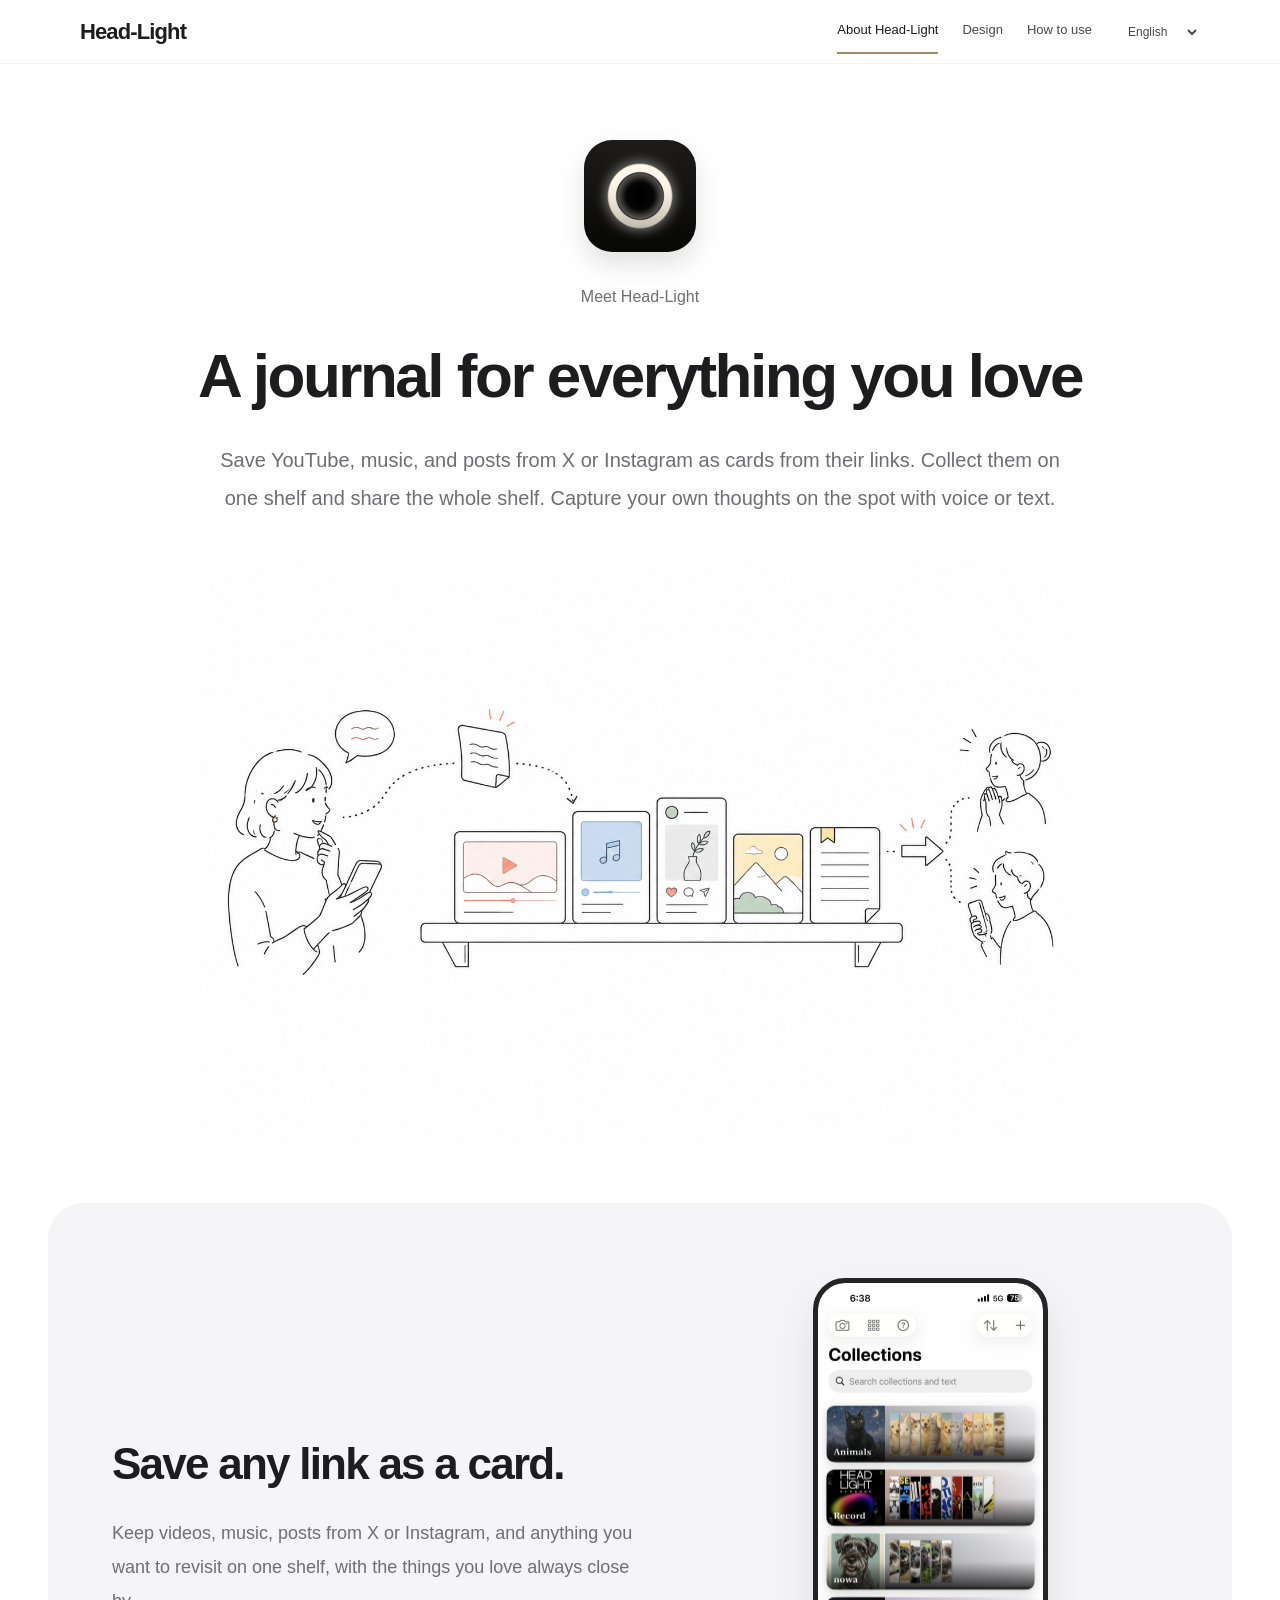
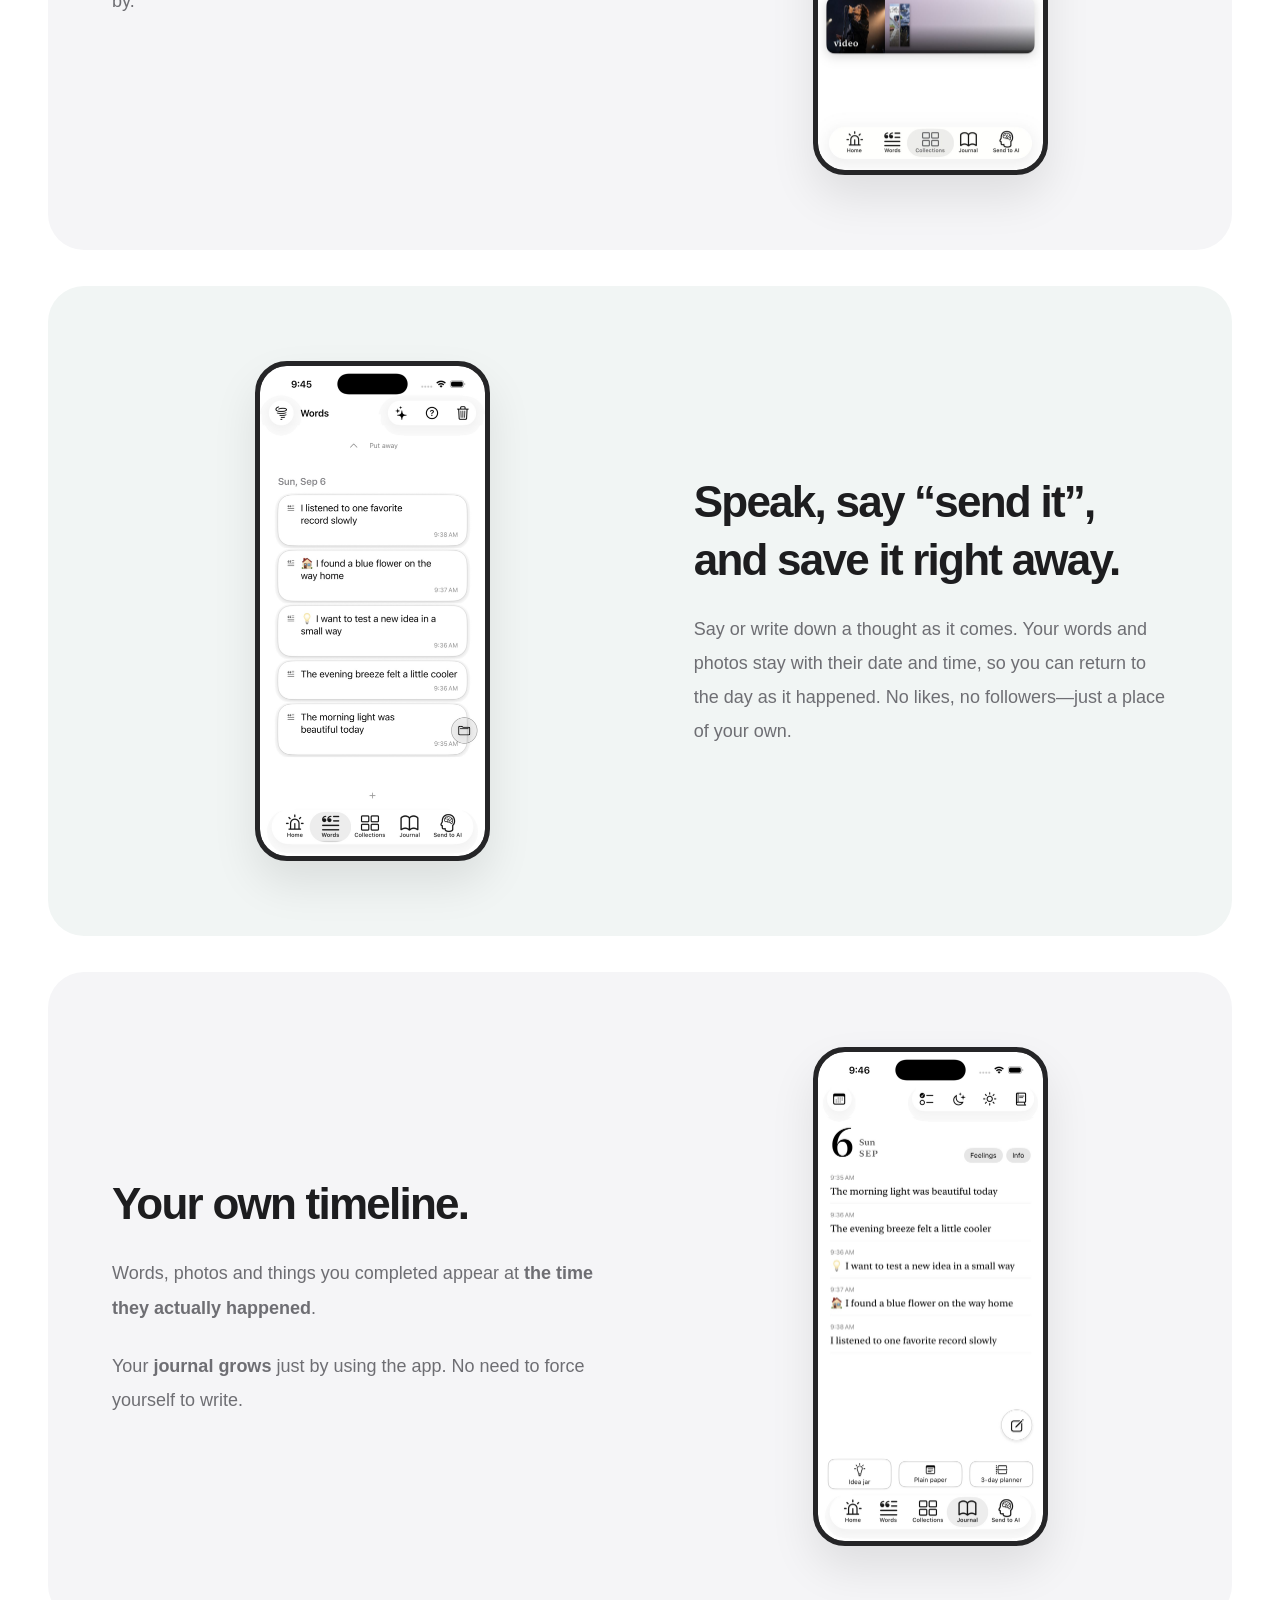
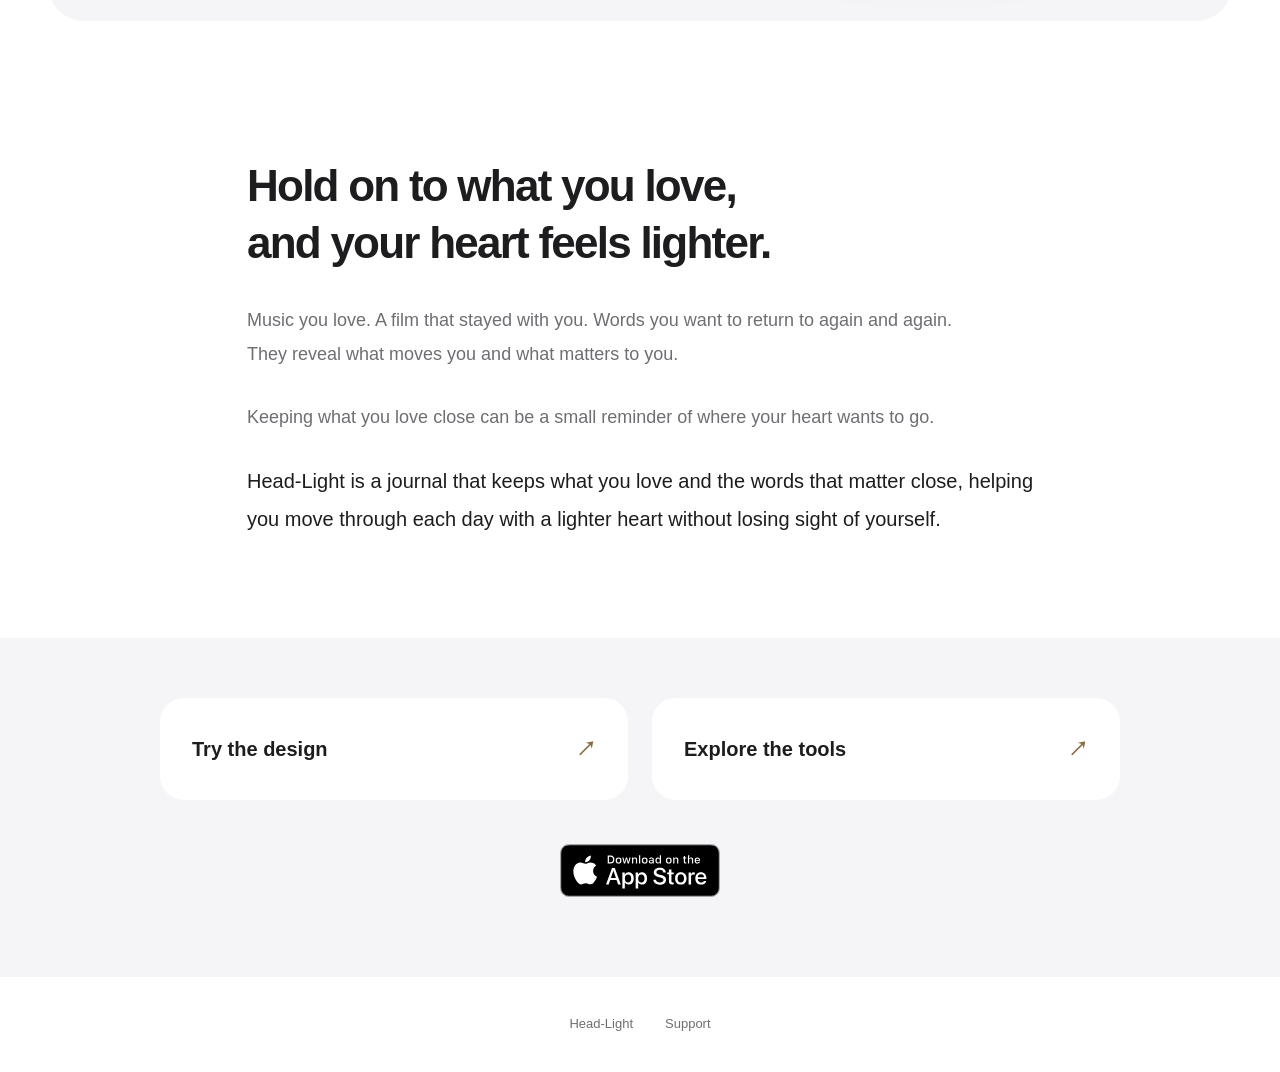
<file: about.html>
<!doctype html>
<html lang="ja" data-lang="ja">
<head>
<meta charset="utf-8"><meta name="viewport" content="width=device-width, initial-scale=1">
<title>Head-Lightとは — 好きなものだけを残すメモ帳</title>
<meta name="description" content="Head-Lightは、好きなものと忘れたくない言葉を残す手帳アプリ。リンクのコレクション、声や文字のメモ、写真と日々の記録をひとつの場所に。">
<link rel="canonical" href="https://head-light.app/about.html">
<meta property="og:title" content="Head-Lightとは — 好きなものだけを残すメモ帳">
<meta property="og:description" content="好きなものと、忘れたくない言葉を、いつもそばに。">
<meta property="og:type" content="website"><meta property="og:url" content="https://head-light.app/about.html"><meta property="og:image" content="https://head-light.app/img/app-icon.png">
<link rel="stylesheet" href="design-assets/about.css?v=20260907-about">
<link rel="stylesheet" href="design-assets/site-nav.css?v=20260907-direct">
<script src="site-localizations.js?v=words-and-links-20260907"></script>
<script src="design-assets/home-localizations.js?v=20260907-product"></script>
<script src="design-assets/home-static-localizations.js?v=20260907-product"></script>
<script type="module" src="design-assets/site-nav.js?v=20260907-direct"></script>
<script type="module" src="design-assets/about.js?v=20260907-about"></script>
</head>
<body id="top">
<nav class="product-nav" aria-label="Head-Light"><a class="product-wordmark" href="./">Head-Light</a><div class="product-nav-links"><a href="./about.html">Head-Lightとは</a><a href="./design.html">デザイン</a><a href="./tools.html">道具の使い方</a></div>

<div class="langtabs">
  <select id="languageSelect" aria-label="Language">
    <option value="ja">日本語</option>
    <option value="en">English</option>
    <option value="ko">한국어</option>
    <option value="de">Deutsch</option>
    <option value="zh-Hant">繁體中文</option>
    <option value="fr">Français</option>
    <option value="es">Español</option>
    <option value="it">Italiano</option>
  </select>
</div>
</nav>
<main>
<section class="about-intro">
<img class="about-icon" src="img/app-icon.png" alt="Head-Light" width="112" height="112" fetchpriority="high">
<div class="eyebrow">
      <span data-i18n="ja" data-static-localized>Head-Lightとは</span>
      <span data-i18n="en" data-static-localized>Meet Head-Light</span>
      <span data-i18n="ko" data-static-localized>Head-Light란</span>
      <span data-i18n="de" data-static-localized>Das ist Head-Light</span>
      <span data-i18n="zh-Hant" data-static-localized>認識 Head-Light</span>
      <span data-i18n="fr" data-static-localized>Voici Head-Light</span>
      <span data-i18n="es" data-static-localized>Esto es Head-Light</span>
      <span data-i18n="it" data-static-localized>Scopri Head-Light</span>
    </div><h1>
      <span data-i18n="ja" data-static-localized><span class="nb">好きなものだけを</span><span class="nb">残すメモ帳</span></span>
      <span data-i18n="en" data-static-localized>A journal for everything you love</span>
      <span data-i18n="ko" data-static-localized>좋아하는 모든 것을 남기는 다이어리</span>
      <span data-i18n="de" data-static-localized>Ein Tagebuch für alles, was du liebst</span>
      <span data-i18n="zh-Hant" data-static-localized>留下所有喜愛事物的手帳</span>
      <span data-i18n="fr" data-static-localized>Un journal pour tout ce que vous aimez</span>
      <span data-i18n="es" data-static-localized>Un diario para todo lo que te gusta</span>
      <span data-i18n="it" data-static-localized>Un diario per tutto ciò che ami</span>
    </h1><p class="lead">
      <span data-i18n="ja" data-static-localized>YouTube・音楽・XやInstagramの投稿は、リンクからカードにして保存。ひとつの棚にまとめて、そのままシェアできます。思いついたことは声や文字で、その場で残せます。</span>
      <span data-i18n="en" data-static-localized>Save YouTube, music, and posts from X or Instagram as cards from their links. Collect them on one shelf and share the whole shelf. Capture your own thoughts on the spot with voice or text.</span>
      <span data-i18n="ko" data-static-localized>YouTube·음악·X나 Instagram 게시물은 링크를 카드로 만들어 저장하세요. 하나의 선반에 모아 선반 전체를 공유할 수 있어요. 떠오른 생각은 그 자리에서 목소리나 글로 남길 수 있어요.</span>
      <span data-i18n="de" data-static-localized>Speichere YouTube, Musik und Beiträge von X oder Instagram über ihre Links als Karten. Sammle alles in einem Regal und teile das ganze Regal. Eigene Gedanken hältst du sofort per Stimme oder Text fest.</span>
      <span data-i18n="zh-Hant" data-static-localized>YouTube、音樂、X 或 Instagram 貼文，都能從連結儲存成卡片。整理到同一個收藏架後，還能分享整個收藏架。想到的事，也能當下用聲音或文字留下。</span>
      <span data-i18n="fr" data-static-localized>Enregistrez YouTube, musique et publications X ou Instagram sous forme de cartes à partir de leurs liens. Réunissez-les sur une même étagère et partagez-la en entier. Gardez aussi vos pensées sur le moment, à la voix ou par écrit.</span>
      <span data-i18n="es" data-static-localized>Guarda YouTube, música y publicaciones de X o Instagram como tarjetas a partir de sus enlaces. Reúnelos en una estantería y compártela entera. Captura también tus ideas al momento, con voz o texto.</span>
      <span data-i18n="it" data-static-localized>Salva YouTube, musica e post di X o Instagram come schede a partire dai link. Raccoglili su un unico scaffale e condividilo per intero. Annota anche i tuoi pensieri sul momento, con la voce o per iscritto.</span>
    </p>
<img class="free-intro-illustration" src="img/illust-free-intro.png" loading="lazy" decoding="async"
         data-alt-ja="声や文字で残した思いと、動画・音楽・投稿・写真のカードが一つの棚に集まり、棚ごと共有されるイラスト"
         data-alt-en="An illustration of voice and text notes joining video, music, post and photo cards on one shelf, then sharing the whole shelf"
         data-alt-ko="음성과 글로 남긴 생각, 동영상·음악·게시물·사진 카드가 하나의 선반에 모여 선반째 공유되는 일러스트"
         data-alt-de="Eine Illustration, in der Sprach- und Textnotizen mit Video-, Musik-, Beitrags- und Fotokarten in einem Regal gesammelt und gemeinsam geteilt werden"
         data-alt-zh-hant="語音與文字想法，以及影片、音樂、貼文與照片卡片匯集在同一個收藏架，再分享整個收藏架的插圖"
         data-alt-fr="Une illustration où notes vocales et écrites rejoignent des cartes vidéo, musique, publication et photo sur une même étagère, ensuite partagée en entier"
         data-alt-es="Una ilustración de notas de voz y texto reunidas con tarjetas de vídeo, música, publicaciones y fotos en una estantería que se comparte entera"
         data-alt-it="Un’illustrazione in cui note vocali e scritte si uniscono a schede di video, musica, post e foto su un unico scaffale, poi condiviso per intero"
         alt="声や文字で残した思いと、動画・音楽・投稿・写真のカードが一つの棚に集まり、棚ごと共有されるイラスト">
</section>
<section class="about-feature" id="collection"><div class="about-feature-copy"><h2><span data-i18n="ja">どんなリンクもカードにして保存。</span><span data-i18n="en">Save any link as a card.</span><span data-i18n="ko">어떤 링크든 카드로 저장하세요.</span></h2><p class="lead"><span data-i18n="ja">動画・音楽・XやInstagramの投稿など、あとで見返したいものをひとつの棚に。好きなものが、いつもそばに並びます。</span><span data-i18n="en">Keep videos, music, posts from X or Instagram, and anything you want to revisit on one shelf, with the things you love always close by.</span><span data-i18n="ko">영상·음악·X나 Instagram 게시물처럼 다시 보고 싶은 것을 한 선반에. 좋아하는 것을 늘 곁에 둘 수 있어요.</span></p></div><div class="about-phone-stage"><div class="about-phone"><img src="img/shots/03_collections_ja.jpg" data-shot="03_collections" loading="lazy" decoding="async" data-alt-ja="コレクションの棚。自分の名前を付けたボードが並ぶ" data-alt-en="The collection shelf, with boards you have named lined up." data-alt-ko="컬렉션 선반. 직접 이름 붙인 보드가 늘어서 있다" alt="コレクションの棚。自分の名前を付けたボードが並ぶ"></div></div></section><section class="about-feature" id="words"><div class="about-feature-copy"><h2><span data-i18n="ja">話して「送信」で、すぐ残せる。</span><span data-i18n="en">Speak, say “send it”, and save it right away.</span><span data-i18n="ko">말하고 “전송”이라고 하면, 바로 남길 수 있어요.</span></h2><p class="lead"><span data-i18n="ja">ふと思ったことを、その場で話すか書くだけ。言葉と写真が日付と時刻に沿って残り、あとから一日をそのままたどれます。いいねもフォロワーもない、自分のためだけの場所です。</span><span data-i18n="en">Say or write down a thought as it comes. Your words and photos stay with their date and time, so you can return to the day as it happened. No likes, no followers—just a place of your own.</span><span data-i18n="ko">문득 떠오른 생각을 그 자리에서 말하거나 적기만 하세요. 말과 사진이 날짜와 시간에 따라 남아, 나중에 그날을 그대로 되짚어 볼 수 있습니다. 좋아요도 팔로워도 없는, 오직 나를 위한 공간입니다.</span></p></div><div class="about-phone-stage"><div class="about-phone"><img src="img/shots/02_words_ja.jpg" data-shot="02_words" loading="lazy" decoding="async" data-alt-ja="言葉のタブ。話した言葉が白い紙のカードで並ぶ" data-alt-en="The Words tab: spoken words lined up as white paper cards." data-alt-ko="말 탭. 말한 것이 흰 종이 카드로 늘어서 있다" alt="言葉のタブ。話した言葉が白い紙のカードで並ぶ"></div></div></section><section class="about-feature" id="journal"><div class="about-feature-copy"><h2><span data-i18n="ja">自分だけのタイムライン。</span><span data-i18n="en">Your own timeline.</span><span data-i18n="ko">나만의 타임라인.</span></h2><p><span data-i18n="ja">話した言葉、写真、できたことが、<strong>実際の時刻</strong>に並ぶ。</span><span data-i18n="en">Words, photos and things you completed appear at <strong>the time they actually happened</strong>.</span><span data-i18n="ko">말과 사진, 해낸 일이 <strong>실제 시각</strong>에 맞춰 나란히 놓여요.</span></p><p><span data-i18n="ja">使っているだけで<strong>日記が育つ</strong>。書こうと頑張らなくていい。</span><span data-i18n="en">Your <strong>journal grows</strong> just by using the app. No need to force yourself to write.</span><span data-i18n="ko">앱을 쓰기만 해도 <strong>일기가 자라요</strong>. 애써 쓰려고 하지 않아도 돼요.</span></p></div><div class="about-phone-stage"><div class="about-phone"><img src="img/shots/06_journal_ja.jpg" data-shot="06_journal" loading="lazy" decoding="async" data-alt-ja="手帳の1日のページ。声や文字で残した5つの言葉が時間順に並んでいる" data-alt-en="A day's page in the journal, with five captured words arranged in time order." data-alt-ko="저널의 하루 페이지. 남겨 둔 다섯 개의 말이 시간순으로 늘어서 있어요." alt="手帳の1日のページ。残した言葉が時間順に並んでいる"></div></div></section>
<section class="about-story"><h2>
          <span data-i18n="ja" data-static-localized>「好き」を持つと、<br>　　心は軽くなる。</span>
          <span data-i18n="en" data-static-localized>Hold on to what you love,<br>and your heart feels lighter.</span>
        </h2><p>
          <span data-i18n="ja" data-static-localized>好きな音楽。心に残った映画。何度も読み返したい言葉。<br>そこには、自分が何に心を動かされ、何を大切にしているかが表れています。</span>
          <span data-i18n="en" data-static-localized>Music you love. A film that stayed with you. Words you want to return to again and again.<br>They reveal what moves you and what matters to you.</span>
        </p><p>
          <span data-i18n="ja" data-static-localized>好きなものをそばに置くことは、自分の心が向かう先を思い出す、小さなきっかけになります。</span>
          <span data-i18n="en" data-static-localized>Keeping what you love close can be a small reminder of where your heart wants to go.</span>
        </p><p class="closing-copy">
          <span data-i18n="ja" data-static-localized>Head-Lightは、好きなものや言葉をそばに残すことで、自分の「好き」を見失わず、少し軽い心で日々を進めていくための手帳です。</span>
          <span data-i18n="en" data-static-localized>Head-Light is a journal that keeps what you love and the words that matter close, helping you move through each day with a lighter heart without losing sight of yourself.</span>
        </p></section>
<section class="about-next"><div class="about-links"><a href="./design.html"><span data-i18n="ja" data-static-localized>デザインを試す</span><span data-i18n="en" data-static-localized>Try the design</span><span data-i18n="ko" data-static-localized>디자인 체험</span><span data-i18n="de" data-static-localized>Design ausprobieren</span><span data-i18n="zh-Hant" data-static-localized>試試設計</span><span data-i18n="fr" data-static-localized>Essayer le design</span><span data-i18n="es" data-static-localized>Probar el diseño</span><span data-i18n="it" data-static-localized>Prova il design</span><b aria-hidden="true">↗</b></a><a href="./tools.html"><span data-i18n="ja" data-static-localized>道具の使い方を見る</span><span data-i18n="en" data-static-localized>Explore the tools</span><span data-i18n="ko" data-static-localized>도구 사용법 보기</span><span data-i18n="de" data-static-localized>Werkzeuge entdecken</span><span data-i18n="zh-Hant" data-static-localized>查看工具用法</span><span data-i18n="fr" data-static-localized>Découvrir les outils</span><span data-i18n="es" data-static-localized>Explorar las herramientas</span><span data-i18n="it" data-static-localized>Scopri gli strumenti</span><b aria-hidden="true">↗</b></a></div><a class="about-download" href="https://apps.apple.com/app/id6790623376" target="_blank" rel="noopener"><img class="app-store-badge" data-store-lang="ja" src="img/app-store-badges/ja.svg" alt="App Store" width="160" height="54" loading="lazy"><img class="app-store-badge" data-store-lang="en" src="img/app-store-badges/en.svg" alt="App Store" width="160" height="54" loading="lazy"><img class="app-store-badge" data-store-lang="ko" src="img/app-store-badges/ko.svg" alt="App Store" width="160" height="54" loading="lazy"><img class="app-store-badge" data-store-lang="de" src="img/app-store-badges/de.svg" alt="App Store" width="160" height="54" loading="lazy"><img class="app-store-badge" data-store-lang="zh-Hant" src="img/app-store-badges/zh-Hant.svg" alt="App Store" width="160" height="54" loading="lazy"><img class="app-store-badge" data-store-lang="fr" src="img/app-store-badges/fr.svg" alt="App Store" width="160" height="54" loading="lazy"><img class="app-store-badge" data-store-lang="es" src="img/app-store-badges/es.svg" alt="App Store" width="160" height="54" loading="lazy"><img class="app-store-badge" data-store-lang="it" src="img/app-store-badges/it.svg" alt="App Store" width="160" height="54" loading="lazy"></a></section>
</main>
<footer><a href="./">Head-Light</a><a href="./#support"><span data-i18n="ja" data-static-localized>サポート</span><span data-i18n="en" data-static-localized>Support</span><span data-i18n="ko" data-static-localized>지원</span><span data-i18n="de" data-static-localized>Support</span><span data-i18n="zh-Hant" data-static-localized>支援</span><span data-i18n="fr" data-static-localized>Assistance</span><span data-i18n="es" data-static-localized>Soporte</span><span data-i18n="it" data-static-localized>Assistenza</span></a></footer>
</body></html>
</file>
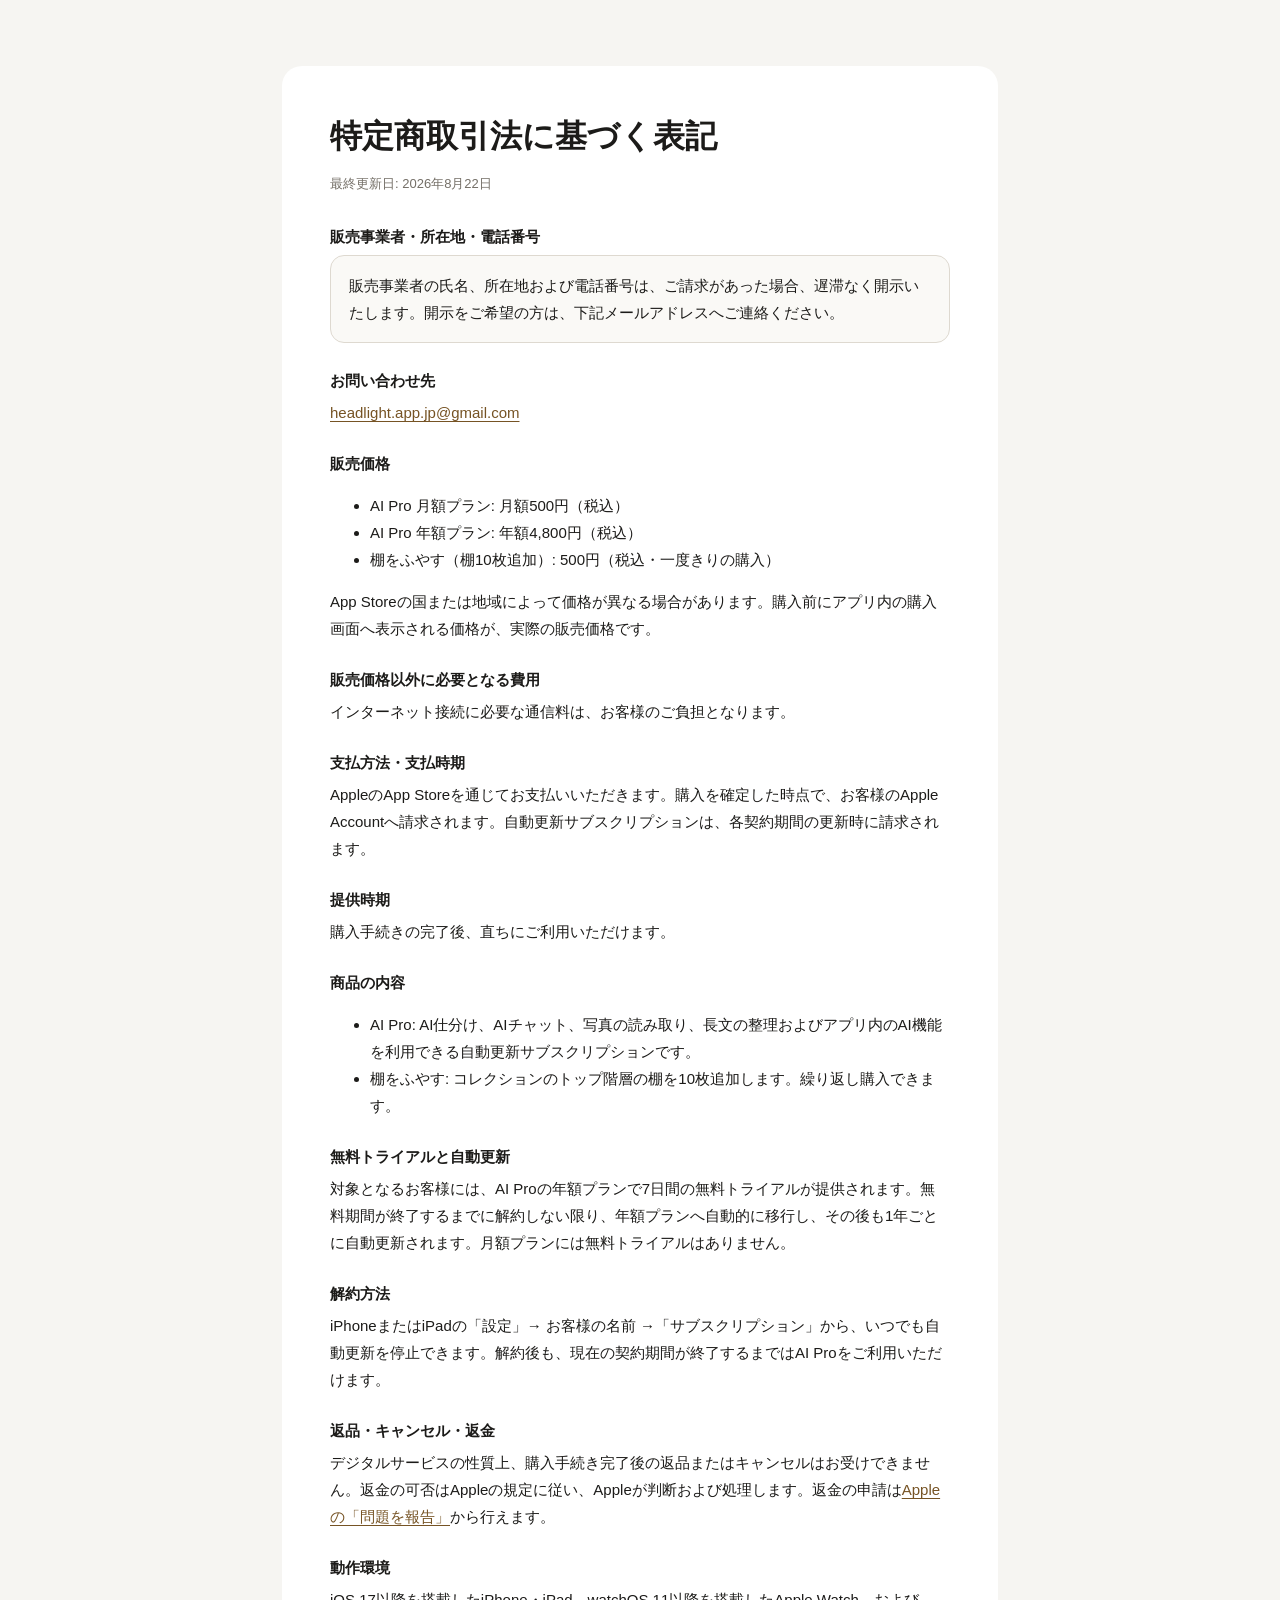
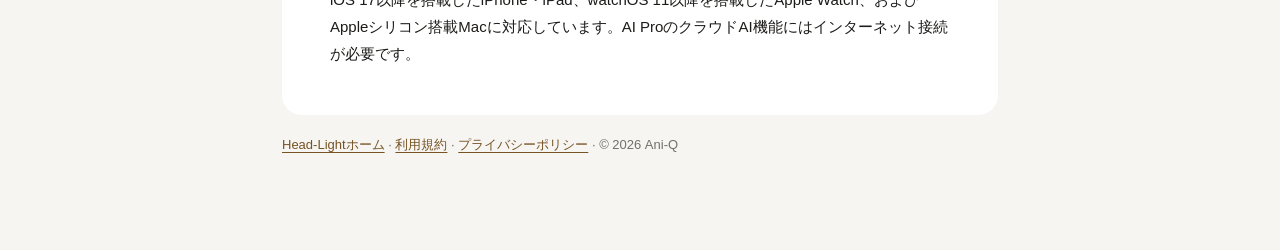
<file: commercial-transactions.html>
<!doctype html>
<html lang="ja">
<head>
  <meta charset="utf-8">
  <meta name="viewport" content="width=device-width,initial-scale=1">
  <meta name="description" content="Head-Lightの特定商取引法に基づく表記">
  <title>特定商取引法に基づく表記 | Head-Light</title>
  <style>
    *{box-sizing:border-box}
    body{margin:0;background:#f6f5f2;color:#1c1b19;font-family:-apple-system,BlinkMacSystemFont,"Hiragino Sans","Yu Gothic",sans-serif;line-height:1.8}
    main{max-width:760px;margin:auto;padding:48px 22px 80px}
    article{background:#fff;border-radius:20px;padding:clamp(22px,6vw,48px);margin:18px 0}
    h1{font-size:clamp(25px,5vw,32px);line-height:1.4;margin:0 0 6px}
    h2{font-size:18px;margin:30px 0 8px}
    p,li,dt,dd{font-size:15px}
    dl{margin:28px 0 0}
    dt{font-weight:700;margin-top:24px}
    dd{margin:5px 0 0}
    a{color:#765324;text-underline-offset:3px}
    .sub{color:#746f67;font-size:13px}
    .notice{padding:16px 18px;border:1px solid #ded9d0;border-radius:14px;background:#faf9f6}
  </style>
</head>
<body>
<main>
  <article>
    <h1>特定商取引法に基づく表記</h1>
    <p class="sub">最終更新日: 2026年8月22日</p>

    <dl>
      <dt>販売事業者・所在地・電話番号</dt>
      <dd class="notice">販売事業者の氏名、所在地および電話番号は、ご請求があった場合、遅滞なく開示いたします。開示をご希望の方は、下記メールアドレスへご連絡ください。</dd>

      <dt>お問い合わせ先</dt>
      <dd><a href="mailto:headlight.app.jp@gmail.com?subject=特定商取引法に基づく表示の開示請求">headlight.app.jp@gmail.com</a></dd>

      <dt>販売価格</dt>
      <dd>
        <ul>
          <li>AI Pro 月額プラン: 月額500円（税込）</li>
          <li>AI Pro 年額プラン: 年額4,800円（税込）</li>
          <li>棚をふやす（棚10枚追加）: 500円（税込・一度きりの購入）</li>
        </ul>
        App Storeの国または地域によって価格が異なる場合があります。購入前にアプリ内の購入画面へ表示される価格が、実際の販売価格です。
      </dd>

      <dt>販売価格以外に必要となる費用</dt>
      <dd>インターネット接続に必要な通信料は、お客様のご負担となります。</dd>

      <dt>支払方法・支払時期</dt>
      <dd>AppleのApp Storeを通じてお支払いいただきます。購入を確定した時点で、お客様のApple Accountへ請求されます。自動更新サブスクリプションは、各契約期間の更新時に請求されます。</dd>

      <dt>提供時期</dt>
      <dd>購入手続きの完了後、直ちにご利用いただけます。</dd>

      <dt>商品の内容</dt>
      <dd>
        <ul>
          <li>AI Pro: AI仕分け、AIチャット、写真の読み取り、長文の整理およびアプリ内のAI機能を利用できる自動更新サブスクリプションです。</li>
          <li>棚をふやす: コレクションのトップ階層の棚を10枚追加します。繰り返し購入できます。</li>
        </ul>
      </dd>

      <dt>無料トライアルと自動更新</dt>
      <dd>対象となるお客様には、AI Proの年額プランで7日間の無料トライアルが提供されます。無料期間が終了するまでに解約しない限り、年額プランへ自動的に移行し、その後も1年ごとに自動更新されます。月額プランには無料トライアルはありません。</dd>

      <dt>解約方法</dt>
      <dd>iPhoneまたはiPadの「設定」→ お客様の名前 →「サブスクリプション」から、いつでも自動更新を停止できます。解約後も、現在の契約期間が終了するまではAI Proをご利用いただけます。</dd>

      <dt>返品・キャンセル・返金</dt>
      <dd>デジタルサービスの性質上、購入手続き完了後の返品またはキャンセルはお受けできません。返金の可否はAppleの規定に従い、Appleが判断および処理します。返金の申請は<a href="https://reportaproblem.apple.com/" target="_blank" rel="noopener">Appleの「問題を報告」</a>から行えます。</dd>

      <dt>動作環境</dt>
      <dd>iOS 17以降を搭載したiPhone・iPad、watchOS 11以降を搭載したApple Watch、およびAppleシリコン搭載Macに対応しています。AI ProのクラウドAI機能にはインターネット接続が必要です。</dd>
    </dl>
  </article>

  <p class="sub"><a href="./index.html">Head-Lightホーム</a> · <a href="./terms.html">利用規約</a> · <a href="./privacy.html">プライバシーポリシー</a> · © 2026 Ani-Q</p>
</main>
</body>
</html>
</file>
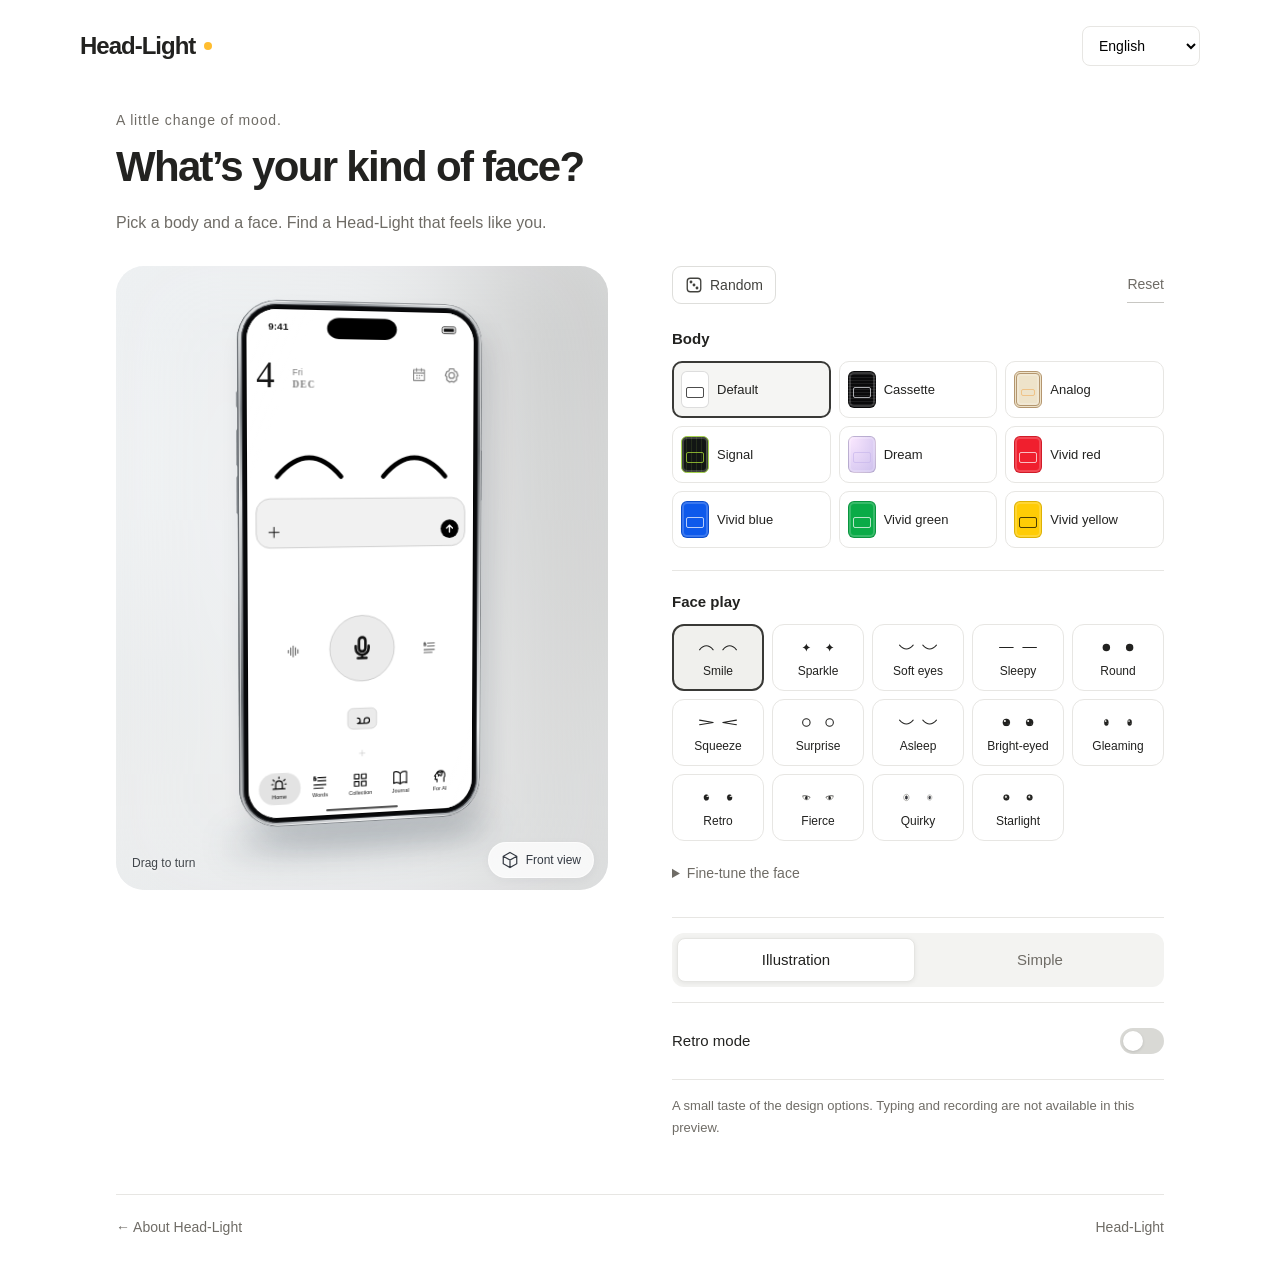
<file: design.html>
<!doctype html>
<html lang="ja">
<head>
  <meta charset="utf-8">
  <meta name="viewport" content="width=device-width, initial-scale=1">
  <title>デザインを試す | Head-Light</title>
  <meta name="description" content="Head-Lightの新しいデザインを、ここで少しお試し。ボディーや顔を選んで、自分好みのホーム画面に。">
  <link rel="canonical" href="https://head-light.app/design.html">
  <link rel="stylesheet" href="design-assets/design.css?v=20260906-centered-device">
  <link rel="stylesheet" href="design-assets/device.css?v=20260906-centered-device">
  <script type="module" src="design-assets/design.js?v=20260907-gallery"></script>
</head>
<body>
  <header class="site-header">
    <a class="wordmark" href="./">Head-Light<span class="brand-dot" aria-hidden="true"></span></a>
    <label class="language"><span class="sr-only" data-copy="language">言語</span><select id="language" aria-label="Language"><option value="ja">日本語</option><option value="en">English</option><option value="ko">한국어</option><option value="de">Deutsch</option><option value="zh-Hant">繁體中文</option><option value="fr">Français</option><option value="es">Español</option><option value="it">Italiano</option></select></label>
  </header>
  <main>
    <div class="intro"><p class="eyebrow" data-copy="eyebrow">デザインで、気分を変える。</p><h1 data-copy="title">あなたなら、どんな顔？</h1><p data-copy="intro">ボディーと顔を選ぶだけ。気分にぴったりのHead-Lightに。</p></div>
    <div class="studio">
      <section class="preview" aria-label="プレビュー" id="preview-region">
        <div class="device-stage">
          <div class="device-shadow" aria-hidden="true"></div>
          <div class="device" id="device" tabindex="0" role="group" aria-label="スマートフォンをドラッグして向きを変える" aria-describedby="rotate-hint">
            <div class="device-depth" aria-hidden="true"><i style="--layer:0"></i><i style="--layer:1"></i><i style="--layer:2"></i><i style="--layer:3"></i><i style="--layer:4"></i><i style="--layer:5"></i><i style="--layer:6"></i><i style="--layer:7"></i><i style="--layer:8"></i><i style="--layer:9"></i><i style="--layer:10"></i><i style="--layer:11"></i></div>
            <span class="device-key key-action" aria-hidden="true"></span><span class="device-key key-up" aria-hidden="true"></span><span class="device-key key-down" aria-hidden="true"></span><span class="device-key key-power" aria-hidden="true"></span>
            <div class="device-rim"><div class="device-bezel"><div class="phone-holder"><svg id="phone" viewBox="0 0 420 913" preserveAspectRatio="xMidYMid slice" role="img" aria-labelledby="preview-title"><title id="preview-title">ホーム画面のデザインプレビュー</title></svg><div class="screen-glass" aria-hidden="true"></div></div></div></div>
          </div>
        </div>
        <span class="rotate-hint" id="rotate-hint" data-copy="rotateHint">ドラッグして動かせます</span>
        <button class="view-angle" id="view-angle" type="button" aria-pressed="false"><svg viewBox="0 0 24 24" width="18" height="18" fill="none" stroke="currentColor" stroke-width="1.6" aria-hidden="true"><path d="M12 2l9 5v10l-9 5-9-5V7z M3 7l9 5 9-5 M12 12v10"/></svg><span data-copy="frontView">正面から見る</span></button>
        <span class="preview-caption" data-copy="preview">ホーム画面のプレビュー</span>
      </section>
      <section class="controls" aria-label="デザイン" id="controls-region">
        <div class="quick-actions"><button class="shuffle" id="shuffle" type="button"><svg width="22" height="22" viewBox="0 0 24 24" aria-hidden="true" fill="none" stroke="currentColor" stroke-width="1.8"><rect x="3" y="3" width="18" height="18" rx="4"/><circle cx="8" cy="8" r="1" fill="currentColor"/><circle cx="16" cy="16" r="1" fill="currentColor"/><circle cx="12" cy="12" r="1" fill="currentColor"/></svg><span data-copy="shuffle">ランダム</span></button><button class="reset" id="reset" type="button" data-copy="reset">最初に戻す</button></div>
        <fieldset><legend data-copy="body">ボディー</legend><div class="body-choices" id="body-choices"></div></fieldset>
        <fieldset id="face-field"><legend data-copy="face">顔あそび</legend><div class="face-choices" id="face-choices"></div><details class="fine-settings"><summary data-copy="adjust">大きさ・間隔を調整</summary><div class="sliders"><label for="size"><span data-copy="size">大きさ</span><input id="size" type="range" min="0.6" max="1.7" step="0.01" value="1.32"></label><label for="spacing"><span data-copy="spacing">間隔</span><input id="spacing" type="range" min="10" max="110" step="1" value="78"></label><label for="height"><span data-copy="height">高さ</span><input id="height" type="range" min="0" max="110" step="1" value="49"></label></div><label class="toggle-label"><span data-copy="motion">まばたき</span><input id="motion" type="checkbox" role="switch" checked><span class="switch" aria-hidden="true"></span></label></details></fieldset>
        <fieldset class="style-field"><legend class="sr-only" data-copy="style">スタイル</legend><div class="segmented" id="style-choices"></div></fieldset>
        <fieldset class="retro-field"><legend class="sr-only" data-copy="retro">レトロモード</legend><label class="toggle-label"><span data-copy="retro">レトロモード</span><input id="retro" type="checkbox" role="switch"><span class="switch" aria-hidden="true"></span></label><div id="retro-options" hidden><p class="choice-value" id="retro-value"></p><div class="swatches" id="retro-choices"></div></div></fieldset>
        <p class="fine-print" data-copy="note">デザインの一部を試せる体験版です。入力・録音などはできません。</p>
      </section>
    </div>
    <noscript><p>JavaScriptを有効にすると、色や顔を変えて試せます。 / Enable JavaScript to try the designs.</p></noscript>
  </main>
  <footer><a href="./" data-copy="back">← Head-Lightについて</a><span>Head-Light</span></footer>
</body>
</html>
</file>
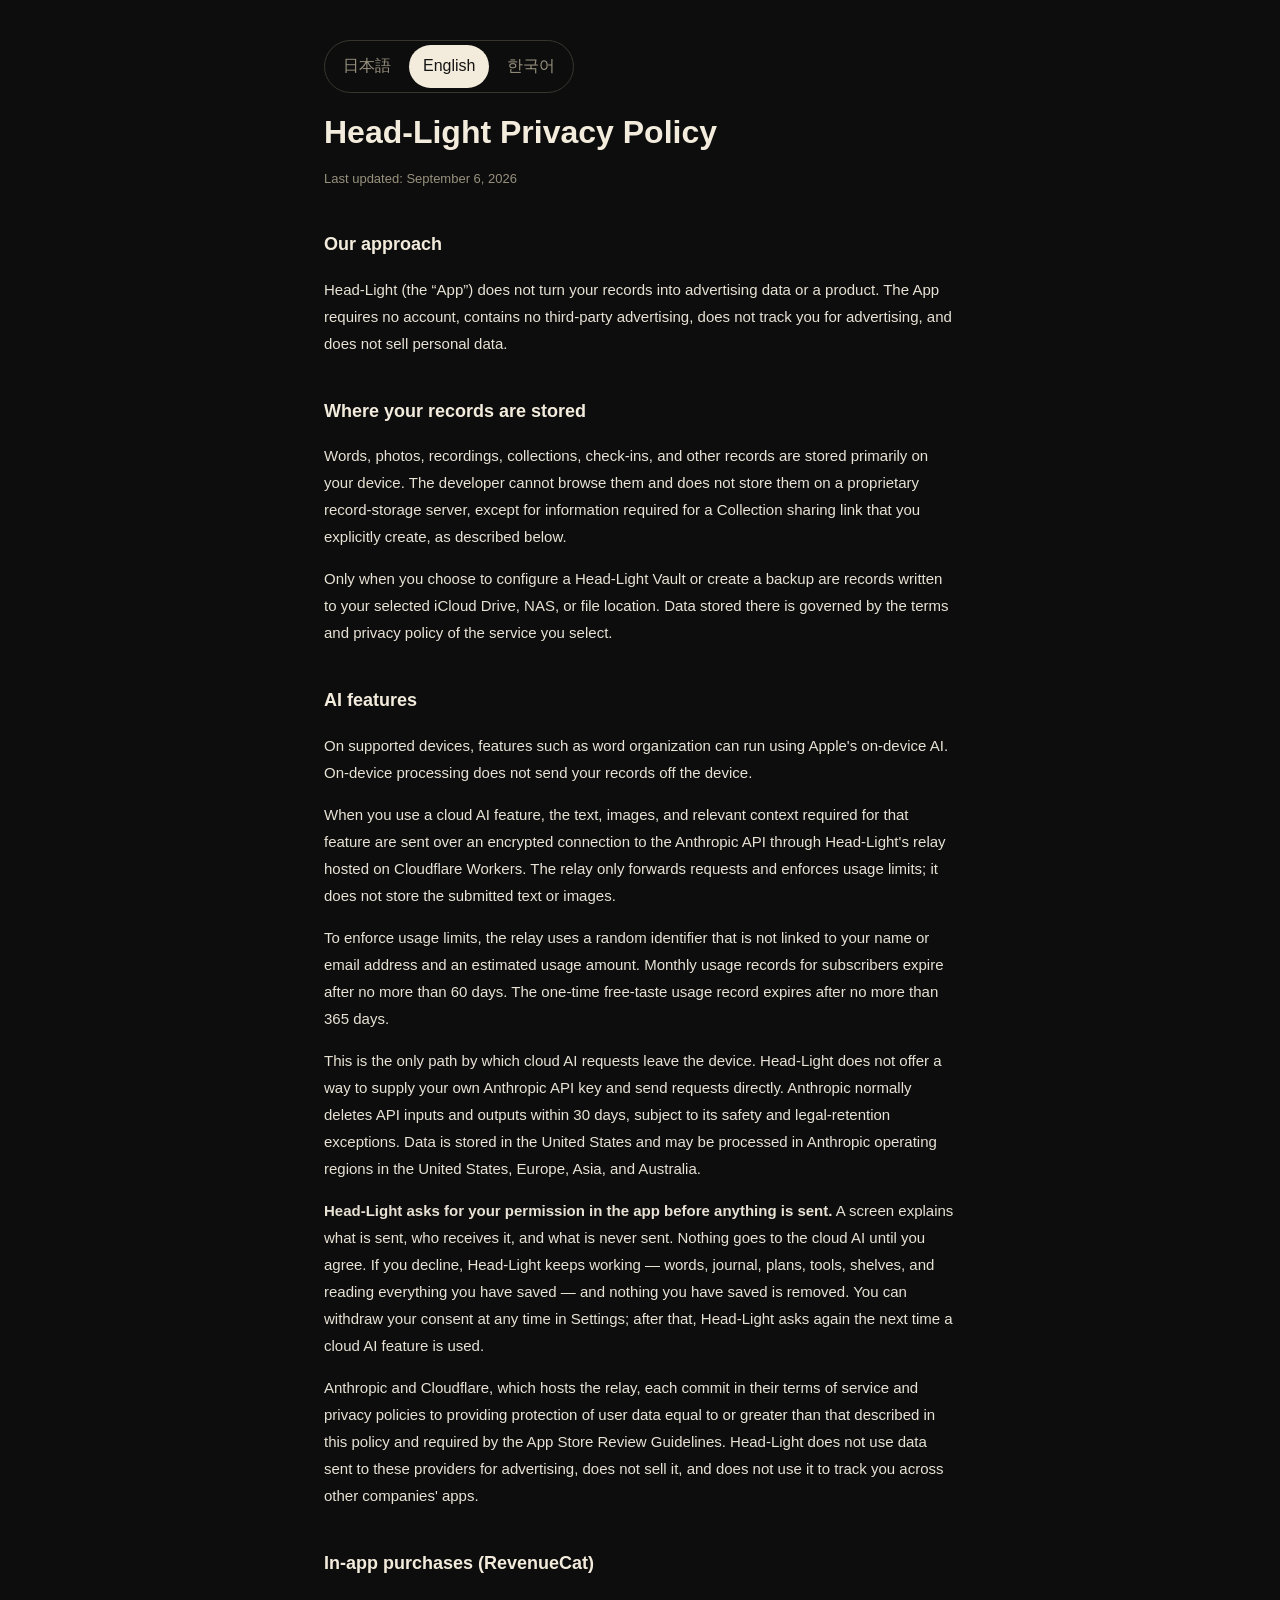
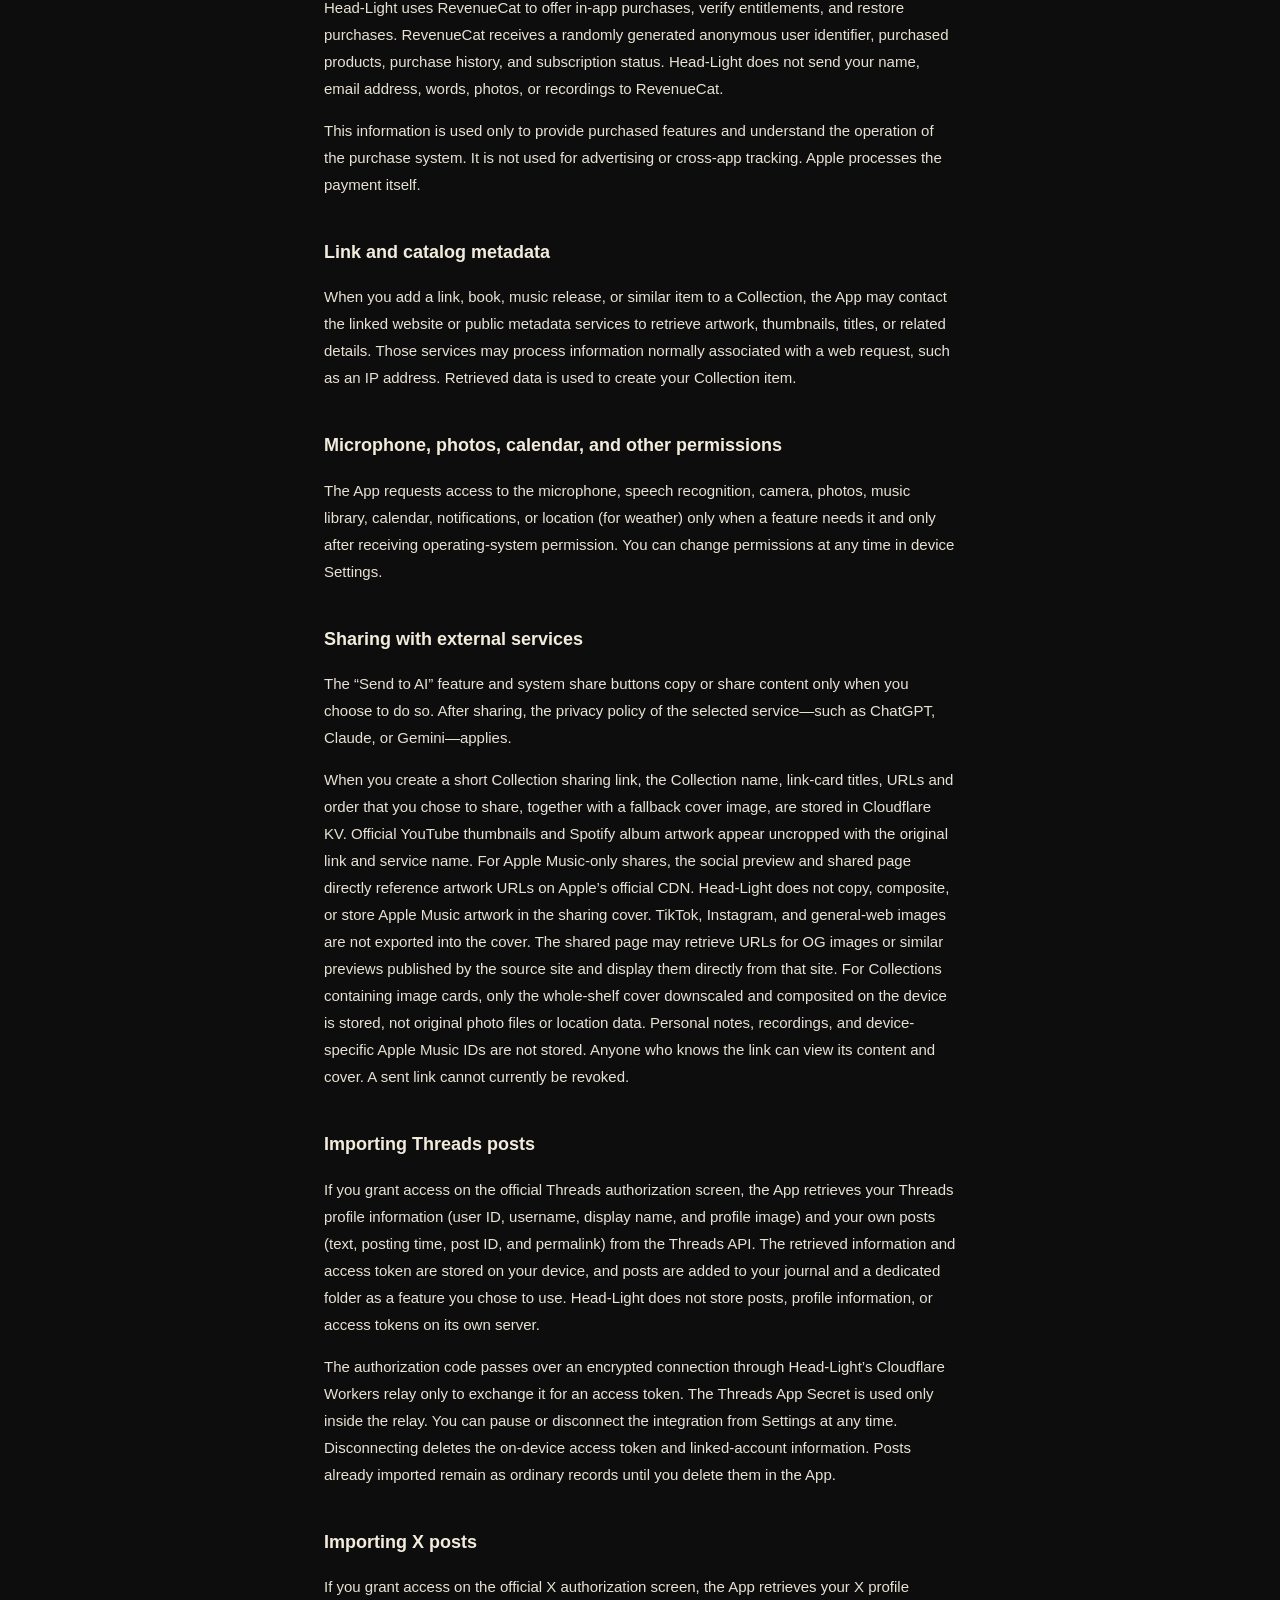
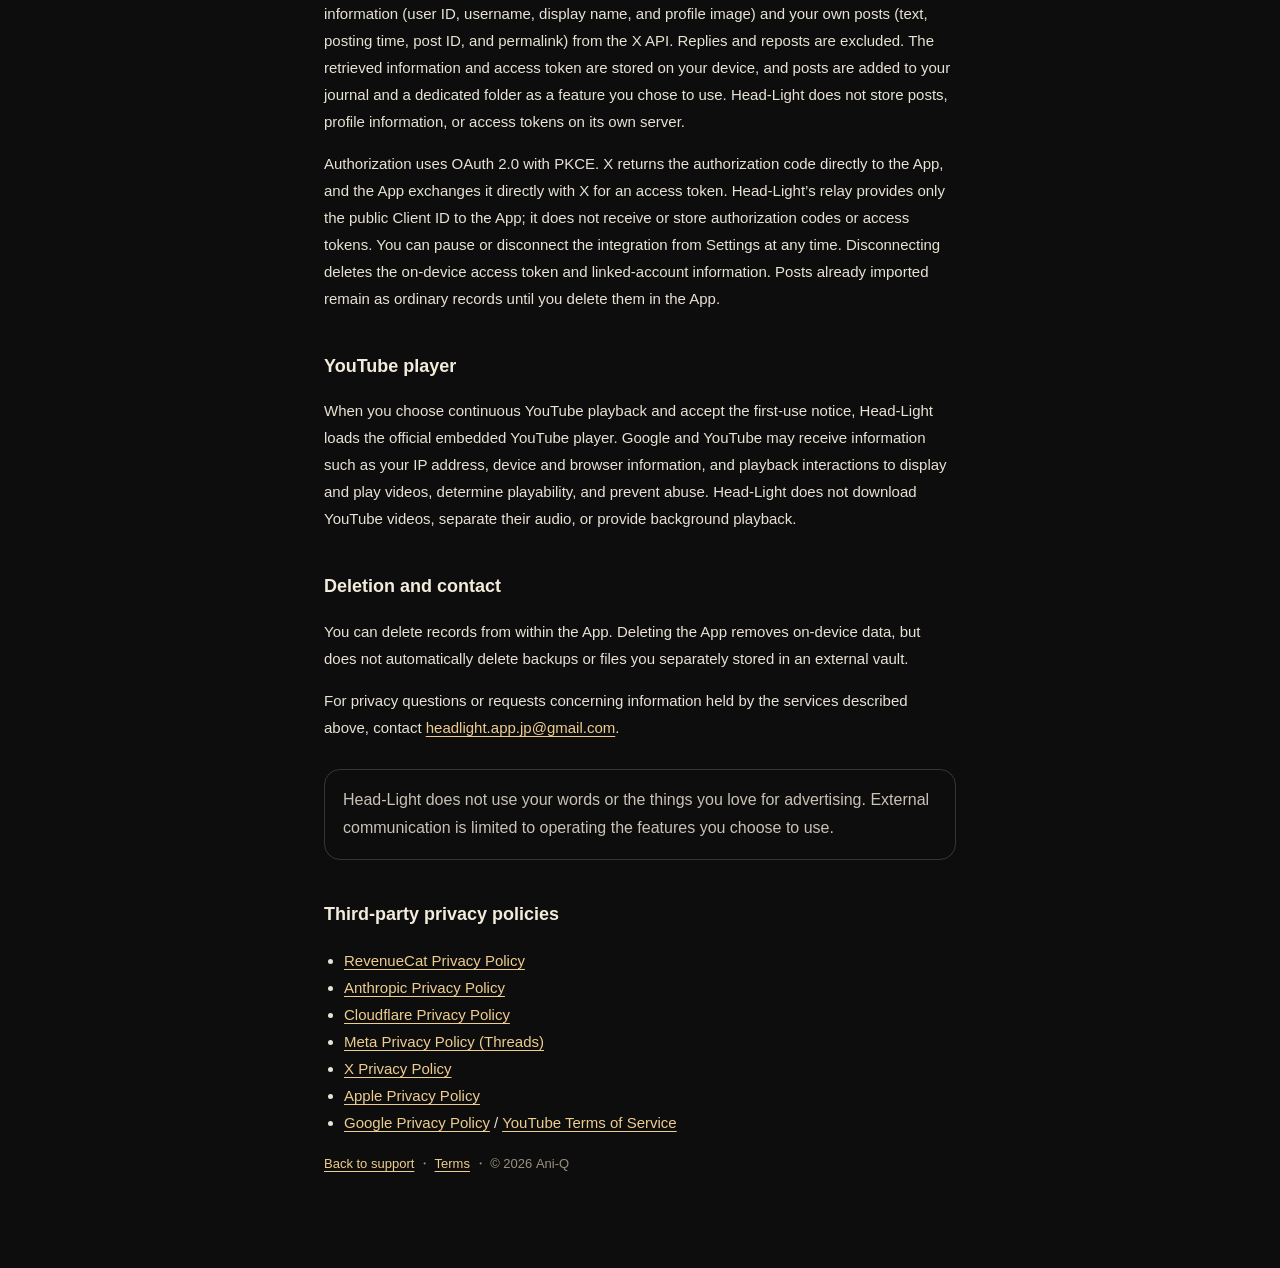
<file: privacy.html>
<!DOCTYPE html>
<html lang="ja">
<head>
<meta charset="utf-8">
<meta name="viewport" content="width=device-width, initial-scale=1">
<meta name="description" content="Head-Light privacy policy. Head-Light does not sell personal data or use advertising trackers.">
<title>Head-Light Privacy Policy / プライバシーポリシー</title>
<style>
  :root { color-scheme: dark; }
  * { box-sizing: border-box; }
  body { margin: 0; background: #0d0d0d; color: #e8e2d5; font-family: -apple-system, BlinkMacSystemFont, "Hiragino Sans", sans-serif; line-height: 1.8; }
  main { max-width: 680px; margin: 0 auto; padding: 40px 24px 80px; }
  h1 { margin: 18px 0 4px; font-size: clamp(24px, 6vw, 32px); color: #f3ecdd; line-height: 1.35; }
  h2 { font-size: 18px; color: #f3ecdd; margin: 38px 0 8px; }
  p, li { font-size: 15px; }
  ul { padding-left: 1.25em; }
  a { color: #eecd8f; text-underline-offset: 3px; }
  .sub { color: #98917e; font-size: 13px; }
  .language { display: inline-flex; gap: 4px; padding: 4px; border: 1px solid #393630; border-radius: 999px; }
  .language button { border: 0; border-radius: 999px; padding: 7px 14px; background: transparent; color: #98917e; font: inherit; cursor: pointer; }
  .language button[aria-pressed="true"] { background: #f3ecdd; color: #151515; }
  .note { margin-top: 28px; padding: 16px 18px; border: 1px solid #393630; border-radius: 16px; color: #c9c2b5; }
  .transfer { width: 100%; border-collapse: collapse; font-size: 13px; }
  .transfer th, .transfer td { padding: 10px 8px; border-top: 1px solid #393630; text-align: left; vertical-align: top; }
  .transfer th { width: 28%; color: #f3ecdd; }
  [data-lang] { display: none; }
  html[lang="ja"] [data-lang="ja"], html[lang="en"] [data-lang="en"], html[lang="ko"] [data-lang="ko"] { display: revert; }
</style>
</head>
<body>
<main>
  <nav class="language" aria-label="Language">
    <button type="button" data-switch="ja" aria-pressed="true">日本語</button>
    <button type="button" data-switch="en" aria-pressed="false">English</button>
    <button type="button" data-switch="ko" aria-pressed="false">한국어</button>
  </nav>

  <article data-lang="ja">
    <h1>Head-Light プライバシーポリシー</h1>
    <p class="sub">最終更新日: 2026年9月6日</p>

    <h2>基本方針</h2>
    <p>Head-Light（以下「本アプリ」）は、あなたの記録を広告の材料や商品にしません。本アプリにはアカウント登録がなく、第三者広告、広告目的の追跡、個人データの販売を行いません。</p>

    <h2>記録の保存場所</h2>
    <p>入力した言葉、写真、録音、コレクション、チェック記録などは、基本的にお使いの端末内に保存されます。開発者がこれらを一覧したり、独自の記録用サーバーへ保存したりすることはありません。ただし、ユーザーが明示的に作成したコレクション共有リンクに必要な情報は、下記のとおり保存されます。</p>
    <p>ユーザーが「Head-Light保管庫」やバックアップを設定した場合に限り、選択したiCloud Drive、NAS、またはファイル保存先へ記録が書き出されます。その保存先におけるデータの取り扱いは、ユーザーが選択したサービスの規約とプライバシーポリシーに従います。</p>

    <h2>AI機能</h2>
    <p>対応端末では、言葉の整理などをAppleの端末内AIで処理できます。この処理では記録は端末の外へ送信されません。</p>
    <p>クラウドAIを使う機能では、その機能の実行に必要なテキスト、画像、関連する文脈が、暗号化された通信でHead-Lightの中継サーバー（Cloudflare Workers）を経由してAnthropic APIへ送信されます。中継サーバーはAIへの転送と利用上限の管理だけを行い、送信した本文や画像を保存しません。</p>
    <p>利用上限の管理には、氏名やメールアドレスと結びつかないランダムな識別子と推定利用額を使用します。購入者の月次利用記録は最長60日、一度きりの無料体験の利用記録は最長365日で自動的に削除されます。</p>
    <p>クラウドAIの送信先はこの経路だけです。ユーザーが自分のAnthropic APIキーを設定して直接送信する機能は提供していません。Anthropic APIの入力・出力は通常30日以内に削除されます。ただし、安全対策や法令遵守のためAnthropicが定める例外があります。データは米国で保存され、米国、欧州、アジア、オーストラリアのAnthropic運用地域で処理される場合があります。</p>
    <p><strong>送信の前に、必ずアプリ内で同意を求めます。</strong>何を送るか、どこへ送るか、何を送らないかを画面で説明し、同意されるまでクラウドAIへは一切送信しません。同意しない場合も、言葉・手帳・予定・道具・棚・保存済みの記録の閲覧といったHead-Lightの機能は引き続き利用でき、保存済みの記録は失われません。同意はいつでも設定画面から取り消せます。取り消した後は、次に使うときにあらためて同意を求めます。</p>
    <p>Anthropicおよび中継サーバーの提供元であるCloudflareは、本ポリシーおよびApp Store Reviewガイドラインが定める水準と同等以上のユーザーデータ保護を提供することを、それぞれの利用規約およびプライバシーポリシーにおいて約束しています。Head-Lightは、これらの事業者へ送信したデータを広告や第三者への販売、他社アプリをまたぐ追跡に利用しません。</p>

    <h2>アプリ内購入（RevenueCat）</h2>
    <p>本アプリは、アプリ内購入の提供、購入状態の確認、購入の復元のためにRevenueCatを使用します。RevenueCatへは、ランダムに生成された匿名のユーザー識別子、購入した商品、購入履歴、サブスクリプションの状態などが送信されます。氏名、メールアドレス、アプリ内に保存した言葉・写真・録音はRevenueCatへ送りません。</p>
    <p>これらの情報は、購入済み機能を正しく利用できるようにすることと、購入機能の運用状況を把握することにのみ使用します。広告への利用や、他社アプリをまたぐ追跡には使用しません。決済そのものはAppleが処理します。</p>

    <h2>リンク・書籍などの情報取得</h2>
    <p>ユーザーがリンク、書籍、音楽などをコレクションへ追加するとき、本アプリは表紙、サムネイル、題名などを取得するため、リンク先のサイトや公開情報サービスへ通信することがあります。送信先では、一般的なウェブアクセスと同様にIPアドレスなどが処理される場合があります。取得した内容はコレクション作成のために使用します。</p>

    <h2>マイク、写真、カレンダーなど</h2>
    <p>マイク、音声認識、カメラ、写真、ミュージックライブラリ、カレンダー、通知、位置情報（天気表示）へのアクセスは、該当する機能を使うときにOSの許可を得て行います。許可はiPhoneやiPadの設定からいつでも変更できます。</p>

    <h2>外部サービスへの共有</h2>
    <p>「AIに渡す」機能や共有ボタンは、ユーザー自身の操作で内容をコピーまたは共有するものです。共有後の取り扱いは、ChatGPT、Claude、Geminiなど、選択したサービスのプライバシーポリシーに従います。</p>
    <p>コレクションの短い共有リンクを作成すると、ユーザーが選んだコレクション名、リンクカードの題名・URL・並び順と、代替用の共有表紙画像がCloudflare KVに保存されます。YouTubeの公式サムネイルとSpotifyのアルバムジャケットは、元リンクとサービス名を保ち、切り抜かず表紙へ使用します。Apple Musicだけの共有では、SNSプレビューと共有ページがAppleの公式CDNにあるジャケットURLを直接参照します。Head-LightはApple Musicのジャケットを共有表紙へコピー・合成・保存しません。TikTok・Instagram投稿画像と一般Webの画像は表紙へ書き出しません。共有ページは、元サイトが公開するOG画像などのURLを取得して元サイトから直接表示する場合があります。画像カードを含むコレクションでは、元の写真ファイルや位置情報ではなく、端末上で縮小・合成した棚全体の表紙だけを保存します。個人的なメモ、録音、端末固有のApple Music IDは保存されません。リンクを知る人は内容と表紙を閲覧できます。現時点では、送信後にリンクを無効化できません。</p>

    <h2>Threadsの投稿取り込み</h2>
    <p>ユーザーがThreadsの公式認証画面で許可した場合、本アプリはThreads APIから、そのユーザーのプロフィール情報（ユーザーID、ユーザー名、表示名、プロフィール画像）と本人の投稿（本文、投稿時刻、投稿ID、投稿URL）を取得します。取得した情報とアクセストークンは端末内に保存され、投稿はユーザーが選んだ機能として手帳と専用フォルダへ追加されます。Head-Lightは投稿、プロフィール、アクセストークンを独自のサーバーへ保存しません。</p>
    <p>認証コードはアクセストークンへ交換するために限り、暗号化された通信でHead-LightのCloudflare Workers中継サーバーを通過します。Threads App Secretは中継サーバー内だけで使用されます。連携は設定からいつでも停止または解除でき、解除すると端末内のアクセストークンと連携アカウント情報を削除します。すでに手帳へ取り込んだ投稿は通常の記録として残り、ユーザーがアプリ内で削除できます。</p>

    <h2>Xの投稿取り込み</h2>
    <p>ユーザーがXの公式認証画面で許可した場合、本アプリはX APIから、そのユーザーのプロフィール情報（ユーザーID、ユーザー名、表示名、プロフィール画像）と本人の投稿（本文、投稿時刻、投稿ID、投稿URL）を取得します。返信とリポストは取得しません。取得した情報とアクセストークンは端末内に保存され、投稿はユーザーが選んだ機能として手帳と専用フォルダへ追加されます。Head-Lightは投稿、プロフィール、アクセストークンを独自のサーバーへ保存しません。</p>
    <p>認証にはOAuth 2.0 PKCEを使い、認証コードはXからアプリへ直接返されます。アクセストークンへの交換もアプリからXへ直接行います。Head-Lightの中継サーバーは公開情報であるClient IDをアプリへ渡すだけで、認証コードやアクセストークンを受け取らず、保存しません。連携は設定からいつでも停止または解除でき、解除すると端末内のアクセストークンと連携アカウント情報を削除します。すでに手帳へ取り込んだ投稿は通常の記録として残り、ユーザーがアプリ内で削除できます。</p>

    <h2>YouTubeプレイヤー</h2>
    <p>ユーザーがYouTubeの連続再生を選び、初回の案内に同意した場合、YouTubeの公式埋め込みプレイヤーを読み込みます。動画の表示・再生、再生可否の確認、不正利用の防止などのため、IPアドレス、端末・ブラウザ情報、再生操作などがGoogleおよびYouTubeへ送信される場合があります。Head-LightはYouTube動画をダウンロードせず、音声を分離せず、バックグラウンド再生を提供しません。</p>

    <h2>削除とお問い合わせ</h2>
    <p>アプリ内の記録は各画面から削除できます。アプリを削除すると端末内のデータも削除されますが、ユーザーが別途作成したバックアップや外部保管庫のデータは自動では削除されません。</p>
    <p>プライバシーに関するご質問や、サービス側に保存された情報についてのご相談は、<a href="mailto:headlight.app.jp@gmail.com">headlight.app.jp@gmail.com</a> までご連絡ください。</p>

    <div class="note">Head-Lightは、あなたの言葉や「好き」を広告のために利用しません。必要な外部通信は、あなたが選んだ機能を動かすために限定します。</div>

    <h2>利用する外部サービスの方針</h2>
    <ul>
      <li><a href="https://www.revenuecat.com/privacy/" target="_blank" rel="noopener">RevenueCat Privacy Policy</a></li>
      <li><a href="https://www.anthropic.com/legal/privacy" target="_blank" rel="noopener">Anthropic Privacy Policy</a></li>
      <li><a href="https://www.cloudflare.com/privacypolicy/" target="_blank" rel="noopener">Cloudflare Privacy Policy</a></li>
      <li><a href="https://privacycenter.instagram.com/policy/" target="_blank" rel="noopener">Meta Privacy Policy (Threads)</a></li>
      <li><a href="https://x.com/en/privacy" target="_blank" rel="noopener">X Privacy Policy</a></li>
      <li><a href="https://www.apple.com/legal/privacy/" target="_blank" rel="noopener">Apple Privacy Policy</a></li>
      <li><a href="https://policies.google.com/privacy" target="_blank" rel="noopener">Google Privacy Policy</a> / <a href="https://www.youtube.com/t/terms" target="_blank" rel="noopener">YouTube Terms of Service</a></li>
    </ul>
  </article>

  <article data-lang="en">
    <h1>Head-Light Privacy Policy</h1>
    <p class="sub">Last updated: September 6, 2026</p>

    <h2>Our approach</h2>
    <p>Head-Light (the “App”) does not turn your records into advertising data or a product. The App requires no account, contains no third-party advertising, does not track you for advertising, and does not sell personal data.</p>

    <h2>Where your records are stored</h2>
    <p>Words, photos, recordings, collections, check-ins, and other records are stored primarily on your device. The developer cannot browse them and does not store them on a proprietary record-storage server, except for information required for a Collection sharing link that you explicitly create, as described below.</p>
    <p>Only when you choose to configure a Head-Light Vault or create a backup are records written to your selected iCloud Drive, NAS, or file location. Data stored there is governed by the terms and privacy policy of the service you select.</p>

    <h2>AI features</h2>
    <p>On supported devices, features such as word organization can run using Apple's on-device AI. On-device processing does not send your records off the device.</p>
    <p>When you use a cloud AI feature, the text, images, and relevant context required for that feature are sent over an encrypted connection to the Anthropic API through Head-Light's relay hosted on Cloudflare Workers. The relay only forwards requests and enforces usage limits; it does not store the submitted text or images.</p>
    <p>To enforce usage limits, the relay uses a random identifier that is not linked to your name or email address and an estimated usage amount. Monthly usage records for subscribers expire after no more than 60 days. The one-time free-taste usage record expires after no more than 365 days.</p>
    <p>This is the only path by which cloud AI requests leave the device. Head-Light does not offer a way to supply your own Anthropic API key and send requests directly. Anthropic normally deletes API inputs and outputs within 30 days, subject to its safety and legal-retention exceptions. Data is stored in the United States and may be processed in Anthropic operating regions in the United States, Europe, Asia, and Australia.</p>
    <p><strong>Head-Light asks for your permission in the app before anything is sent.</strong> A screen explains what is sent, who receives it, and what is never sent. Nothing goes to the cloud AI until you agree. If you decline, Head-Light keeps working — words, journal, plans, tools, shelves, and reading everything you have saved — and nothing you have saved is removed. You can withdraw your consent at any time in Settings; after that, Head-Light asks again the next time a cloud AI feature is used.</p>
    <p>Anthropic and Cloudflare, which hosts the relay, each commit in their terms of service and privacy policies to providing protection of user data equal to or greater than that described in this policy and required by the App Store Review Guidelines. Head-Light does not use data sent to these providers for advertising, does not sell it, and does not use it to track you across other companies' apps.</p>

    <h2>In-app purchases (RevenueCat)</h2>
    <p>Head-Light uses RevenueCat to offer in-app purchases, verify entitlements, and restore purchases. RevenueCat receives a randomly generated anonymous user identifier, purchased products, purchase history, and subscription status. Head-Light does not send your name, email address, words, photos, or recordings to RevenueCat.</p>
    <p>This information is used only to provide purchased features and understand the operation of the purchase system. It is not used for advertising or cross-app tracking. Apple processes the payment itself.</p>

    <h2>Link and catalog metadata</h2>
    <p>When you add a link, book, music release, or similar item to a Collection, the App may contact the linked website or public metadata services to retrieve artwork, thumbnails, titles, or related details. Those services may process information normally associated with a web request, such as an IP address. Retrieved data is used to create your Collection item.</p>

    <h2>Microphone, photos, calendar, and other permissions</h2>
    <p>The App requests access to the microphone, speech recognition, camera, photos, music library, calendar, notifications, or location (for weather) only when a feature needs it and only after receiving operating-system permission. You can change permissions at any time in device Settings.</p>

    <h2>Sharing with external services</h2>
    <p>The “Send to AI” feature and system share buttons copy or share content only when you choose to do so. After sharing, the privacy policy of the selected service—such as ChatGPT, Claude, or Gemini—applies.</p>
    <p>When you create a short Collection sharing link, the Collection name, link-card titles, URLs and order that you chose to share, together with a fallback cover image, are stored in Cloudflare KV. Official YouTube thumbnails and Spotify album artwork appear uncropped with the original link and service name. For Apple Music-only shares, the social preview and shared page directly reference artwork URLs on Apple’s official CDN. Head-Light does not copy, composite, or store Apple Music artwork in the sharing cover. TikTok, Instagram, and general-web images are not exported into the cover. The shared page may retrieve URLs for OG images or similar previews published by the source site and display them directly from that site. For Collections containing image cards, only the whole-shelf cover downscaled and composited on the device is stored, not original photo files or location data. Personal notes, recordings, and device-specific Apple Music IDs are not stored. Anyone who knows the link can view its content and cover. A sent link cannot currently be revoked.</p>

    <h2>Importing Threads posts</h2>
    <p>If you grant access on the official Threads authorization screen, the App retrieves your Threads profile information (user ID, username, display name, and profile image) and your own posts (text, posting time, post ID, and permalink) from the Threads API. The retrieved information and access token are stored on your device, and posts are added to your journal and a dedicated folder as a feature you chose to use. Head-Light does not store posts, profile information, or access tokens on its own server.</p>
    <p>The authorization code passes over an encrypted connection through Head-Light’s Cloudflare Workers relay only to exchange it for an access token. The Threads App Secret is used only inside the relay. You can pause or disconnect the integration from Settings at any time. Disconnecting deletes the on-device access token and linked-account information. Posts already imported remain as ordinary records until you delete them in the App.</p>

    <h2>Importing X posts</h2>
    <p>If you grant access on the official X authorization screen, the App retrieves your X profile information (user ID, username, display name, and profile image) and your own posts (text, posting time, post ID, and permalink) from the X API. Replies and reposts are excluded. The retrieved information and access token are stored on your device, and posts are added to your journal and a dedicated folder as a feature you chose to use. Head-Light does not store posts, profile information, or access tokens on its own server.</p>
    <p>Authorization uses OAuth 2.0 with PKCE. X returns the authorization code directly to the App, and the App exchanges it directly with X for an access token. Head-Light’s relay provides only the public Client ID to the App; it does not receive or store authorization codes or access tokens. You can pause or disconnect the integration from Settings at any time. Disconnecting deletes the on-device access token and linked-account information. Posts already imported remain as ordinary records until you delete them in the App.</p>

    <h2>YouTube player</h2>
    <p>When you choose continuous YouTube playback and accept the first-use notice, Head-Light loads the official embedded YouTube player. Google and YouTube may receive information such as your IP address, device and browser information, and playback interactions to display and play videos, determine playability, and prevent abuse. Head-Light does not download YouTube videos, separate their audio, or provide background playback.</p>

    <h2>Deletion and contact</h2>
    <p>You can delete records from within the App. Deleting the App removes on-device data, but does not automatically delete backups or files you separately stored in an external vault.</p>
    <p>For privacy questions or requests concerning information held by the services described above, contact <a href="mailto:headlight.app.jp@gmail.com">headlight.app.jp@gmail.com</a>.</p>

    <div class="note">Head-Light does not use your words or the things you love for advertising. External communication is limited to operating the features you choose to use.</div>

    <h2>Third-party privacy policies</h2>
    <ul>
      <li><a href="https://www.revenuecat.com/privacy/" target="_blank" rel="noopener">RevenueCat Privacy Policy</a></li>
      <li><a href="https://www.anthropic.com/legal/privacy" target="_blank" rel="noopener">Anthropic Privacy Policy</a></li>
      <li><a href="https://www.cloudflare.com/privacypolicy/" target="_blank" rel="noopener">Cloudflare Privacy Policy</a></li>
      <li><a href="https://privacycenter.instagram.com/policy/" target="_blank" rel="noopener">Meta Privacy Policy (Threads)</a></li>
      <li><a href="https://x.com/en/privacy" target="_blank" rel="noopener">X Privacy Policy</a></li>
      <li><a href="https://www.apple.com/legal/privacy/" target="_blank" rel="noopener">Apple Privacy Policy</a></li>
      <li><a href="https://policies.google.com/privacy" target="_blank" rel="noopener">Google Privacy Policy</a> / <a href="https://www.youtube.com/t/terms" target="_blank" rel="noopener">YouTube Terms of Service</a></li>
    </ul>
  </article>

  <article data-lang="ko">
    <h1>Head-Light 개인정보 처리방침</h1>
    <p class="sub">최종 업데이트: 2026년 9월 6일</p>

    <h2>기본 방침</h2>
    <p>Head-Light(이하 “앱”)는 이용자의 기록을 광고 데이터나 판매 상품으로 사용하지 않습니다. 계정 가입이 필요 없으며, 제3자 광고, 광고 목적 추적 및 개인정보 판매를 하지 않습니다.</p>

    <h2>기록의 저장 위치</h2>
    <p>입력한 글, 사진, 녹음, 컬렉션 및 체크 기록은 원칙적으로 이용자의 기기에 저장됩니다. 개발자는 이를 열람하거나 자체 기록 서버에 저장하지 않습니다. 이용자가 직접 공유 링크를 만들거나 Head-Light 보관함·백업을 설정한 경우에만 선택한 정보가 Cloudflare KV, iCloud Drive, NAS 또는 지정한 파일 위치에 저장될 수 있습니다.</p>

    <h2>AI 기능</h2>
    <p>지원되는 기기에서는 Apple의 온디바이스 AI로 일부 정리 기능을 처리할 수 있으며, 이 경우 기록은 기기 밖으로 전송되지 않습니다.</p>
    <p>클라우드 AI 기능을 사용하면 해당 기능에 필요한 글, 사진 및 관련 문맥이 암호화된 통신으로 Head-Light의 Cloudflare Workers 중계 서버를 거쳐 Anthropic API로 전송됩니다. 중계 서버는 요청 전달과 이용 한도 관리만 하며 전송된 본문이나 사진을 의도적으로 저장하지 않습니다.</p>
    <p>이용 한도 관리를 위해 이름·이메일과 연결되지 않은 무작위 식별자와 추정 이용량을 사용합니다. 구독자의 월별 이용 기록은 최대 60일, 일회성 무료 체험 이용 기록은 최대 365일 후 자동 삭제됩니다.</p>
    <p><strong>앱은 클라우드 AI로 정보를 보내기 전에 별도 동의를 받습니다.</strong> 동의하지 않아도 글, 수첩, 일정, 도구, 컬렉션 및 저장한 기록을 계속 이용할 수 있습니다. 동의는 설정에서 언제든 철회할 수 있으며, 철회 후에는 클라우드 AI 전송이 중단됩니다.</p>

    <h2 id="korea-cross-border">개인정보 국외 이전</h2>
    <p>개인정보 보호법 제28조의8 제1항 제1호에 따라 아래 국외 이전에 대한 별도 동의를 받습니다.</p>
    <table class="transfer">
      <tbody>
        <tr><th>이전 시기·방법</th><td>이용자가 동의한 뒤 클라우드 AI 기능을 사용할 때마다 암호화된 HTTPS 통신으로 이전</td></tr>
        <tr><th>이전 항목</th><td>이용자가 해당 AI 기능에 사용한 글, 선택한 사진, 필요한 관련 문맥, 무작위 사용자 식별자, 구독 권한·추정 이용량, 요청 처리에 필요한 일반 통신 메타데이터</td></tr>
        <tr><th>Cloudflare</th><td><strong>받는 자:</strong> Cloudflare, Inc.<br><strong>국가:</strong> 미국 및 유럽경제지역을 포함한 Cloudflare 운영 지역<br><strong>목적:</strong> 암호화 중계, 보안, 남용 방지, 이용 한도 관리<br><strong>보유 기간:</strong> AI 본문·사진은 Head-Light가 중계 서버에 저장하지 않음. 구독 이용 기록은 최대 60일, 무료 체험 이용 기록은 최대 365일<br><strong>연락처:</strong> <a href="mailto:dpo@cloudflare.com">dpo@cloudflare.com</a></td></tr>
        <tr><th>Anthropic</th><td><strong>받는 자:</strong> Anthropic, PBC<br><strong>국가:</strong> 미국에 저장되며 미국·유럽·아시아·오스트레일리아의 운영 지역에서 처리될 수 있음<br><strong>목적:</strong> 이용자가 요청한 AI 응답 생성, 안전 및 부정 이용 방지<br><strong>보유 기간:</strong> API 입력·출력은 원칙적으로 30일 이내 삭제. 안전 또는 법적 의무에 따른 예외가 있을 수 있음<br><strong>연락처:</strong> <a href="https://privacy.anthropic.com/en/" target="_blank" rel="noopener">Anthropic Privacy Center</a></td></tr>
        <tr><th>동의 거부·철회</th><td>동의를 거부하거나 설정에서 철회할 수 있습니다. 이 경우 클라우드 AI 기능은 이용할 수 없지만, 기기에 저장된 기록과 클라우드 AI가 필요하지 않은 기능은 유지됩니다.</td></tr>
      </tbody>
    </table>

    <h2>앱 내 구입</h2>
    <p>앱 내 구입 제공, 권한 확인 및 복원을 위해 RevenueCat을 사용합니다. RevenueCat에는 무작위 익명 식별자, 구입 상품, 구입 이력 및 구독 상태가 전송됩니다. 이름, 이메일, 앱에 저장한 글·사진·녹음은 전송하지 않으며 결제는 Apple이 처리합니다.</p>

    <h2>권한 및 외부 서비스</h2>
    <p>마이크, 음성 인식, 카메라, 사진, 음악 보관함, 캘린더, 알림 및 위치(날씨)에 대한 접근은 해당 기능을 사용할 때 운영체제의 허가를 받은 뒤 이루어집니다. 링크·도서·음악의 제목과 이미지를 가져오거나 YouTube 공식 플레이어를 사용할 때에는 해당 사이트와 서비스가 일반적인 웹 요청 정보(IP 주소 등)를 처리할 수 있습니다.</p>
    <p>“AI로 보내기”와 공유 버튼은 이용자가 직접 선택한 경우에만 내용을 복사하거나 외부 서비스로 보냅니다. 전송 후에는 이용자가 선택한 서비스의 개인정보 처리방침이 적용됩니다.</p>

    <h2>Threads 게시물 가져오기</h2>
    <p>이용자가 Threads 공식 인증 화면에서 허용하면 앱은 Threads API에서 이용자의 프로필 정보(사용자 ID, 사용자 이름, 표시 이름, 프로필 이미지)와 본인 게시물(본문, 게시 시각, 게시물 ID, 게시물 링크)을 가져옵니다. 가져온 정보와 액세스 토큰은 기기에 저장되며, 게시물은 이용자가 선택한 기능에 따라 수첩과 전용 폴더에 추가됩니다. Head-Light는 게시물, 프로필 정보 또는 액세스 토큰을 자체 서버에 저장하지 않습니다.</p>
    <p>인증 코드는 액세스 토큰으로 교환하기 위한 경우에만 암호화된 통신으로 Head-Light의 Cloudflare Workers 중계 서버를 통과합니다. Threads App Secret은 중계 서버 안에서만 사용됩니다. 설정에서 언제든 연동을 일시 중지하거나 해제할 수 있습니다. 연동을 해제하면 기기의 액세스 토큰과 연결 계정 정보가 삭제됩니다. 이미 가져온 게시물은 일반 기록으로 남으며 앱 안에서 삭제할 수 있습니다.</p>

    <h2>X 게시물 가져오기</h2>
    <p>이용자가 X 공식 인증 화면에서 허용하면 앱은 X API에서 이용자의 프로필 정보(사용자 ID, 사용자 이름, 표시 이름, 프로필 이미지)와 본인 게시물(본문, 게시 시각, 게시물 ID, 게시물 링크)을 가져옵니다. 답글과 재게시물은 제외합니다. 가져온 정보와 액세스 토큰은 기기에 저장되며, 게시물은 이용자가 선택한 기능에 따라 수첩과 전용 폴더에 추가됩니다. Head-Light는 게시물, 프로필 정보 또는 액세스 토큰을 자체 서버에 저장하지 않습니다.</p>
    <p>인증에는 OAuth 2.0 PKCE를 사용합니다. X가 인증 코드를 앱으로 직접 반환하며, 앱이 X와 직접 액세스 토큰으로 교환합니다. Head-Light 중계 서버는 공개 정보인 Client ID만 앱에 제공하며 인증 코드나 액세스 토큰을 받거나 저장하지 않습니다. 설정에서 언제든 연동을 일시 중지하거나 해제할 수 있습니다. 연동을 해제하면 기기의 액세스 토큰과 연결 계정 정보가 삭제됩니다. 이미 가져온 게시물은 일반 기록으로 남으며 앱 안에서 삭제할 수 있습니다.</p>

    <h2>삭제 및 문의</h2>
    <p>앱 안의 기록은 각 화면에서 삭제할 수 있습니다. 앱 삭제 시 기기 내 데이터도 삭제되지만, 별도로 만든 백업·외부 보관함·공유 링크의 데이터는 자동 삭제되지 않을 수 있습니다.</p>
    <p>개인정보 문의, 동의 철회 지원 또는 서비스에 저장된 정보의 삭제 요청은 <a href="mailto:headlight.app.jp@gmail.com">headlight.app.jp@gmail.com</a>으로 연락해 주세요.</p>

    <h2>외부 서비스 개인정보 처리방침</h2>
    <ul>
      <li><a href="https://www.revenuecat.com/privacy/" target="_blank" rel="noopener">RevenueCat Privacy Policy</a></li>
      <li><a href="https://www.anthropic.com/legal/privacy" target="_blank" rel="noopener">Anthropic Privacy Policy</a></li>
      <li><a href="https://www.cloudflare.com/privacypolicy/" target="_blank" rel="noopener">Cloudflare Privacy Policy</a></li>
      <li><a href="https://privacycenter.instagram.com/policy/" target="_blank" rel="noopener">Meta Privacy Policy (Threads)</a></li>
      <li><a href="https://x.com/en/privacy" target="_blank" rel="noopener">X Privacy Policy</a></li>
      <li><a href="https://www.apple.com/legal/privacy/" target="_blank" rel="noopener">Apple Privacy Policy</a></li>
      <li><a href="https://policies.google.com/privacy" target="_blank" rel="noopener">Google Privacy Policy</a> / <a href="https://www.youtube.com/t/terms" target="_blank" rel="noopener">YouTube Terms of Service</a></li>
    </ul>
  </article>

  <p class="sub"><a href="./index.html"><span data-lang="ja">サポートページへ戻る</span><span data-lang="en">Back to support</span><span data-lang="ko">지원 페이지로 돌아가기</span></a> ・ <a href="./terms.html"><span data-lang="ja">利用規約</span><span data-lang="en">Terms</span><span data-lang="ko">이용약관</span></a> ・ © 2026 Ani-Q</p>
</main>
<script>
  const buttons = document.querySelectorAll('[data-switch]');
  const setLanguage = (language) => {
    document.documentElement.lang = language;
    buttons.forEach((button) => {
      button.setAttribute('aria-pressed', String(button.dataset.switch === language));
    });
    try { localStorage.setItem('headlight-language', language); } catch (_) {}
  };
  buttons.forEach((button) => button.addEventListener('click', () => setLanguage(button.dataset.switch)));
  let preferred = 'ja';
  let savedLanguage = null;
  try { savedLanguage = localStorage.getItem('headlight-language'); } catch (_) {}
  if (location.hash === '#korea-cross-border') preferred = 'ko';
  else if (savedLanguage) preferred = savedLanguage;
  else if (navigator.language.toLowerCase().startsWith('ko')) preferred = 'ko';
  else if (!navigator.language.toLowerCase().startsWith('ja')) preferred = 'en';
  setLanguage(['ja', 'en', 'ko'].includes(preferred) ? preferred : 'en');
</script>
</body>
</html>
</file>
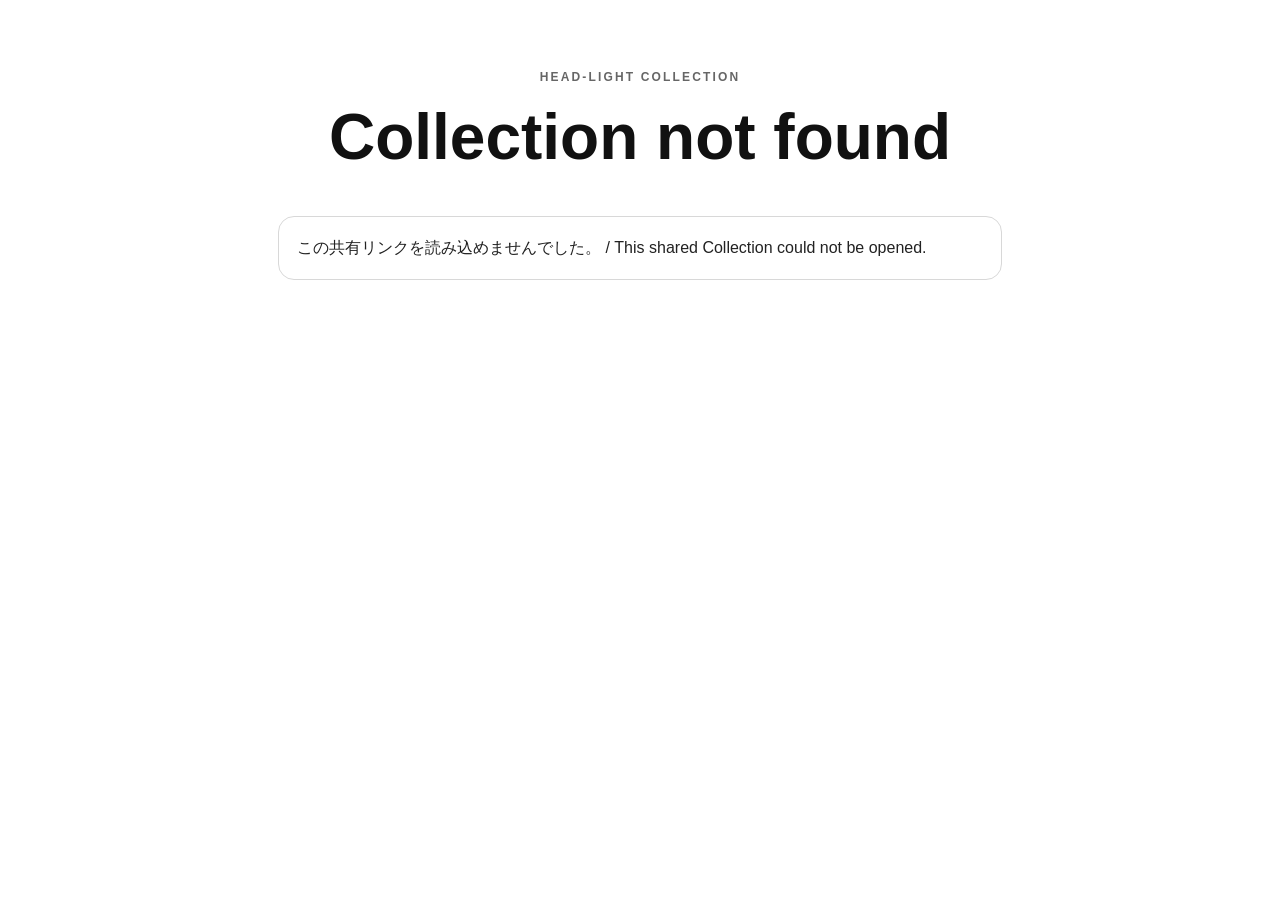
<file: share.html>
<!doctype html>
<html lang="ja">
<head>
  <meta charset="utf-8">
  <meta name="viewport" content="width=device-width,initial-scale=1,viewport-fit=cover">
  <meta name="referrer" content="strict-origin-when-cross-origin">
  <meta name="description" content="誰かの『好き』が詰まったHead-Lightコレクション。棚の順番で見て、再生して、自分の棚へ。">
  <meta property="og:title" content="A collection from Head-Light">
  <meta property="og:description" content="Open a shelf of favorite links and videos. Everyone has a B-side.">
  <meta property="og:type" content="website">
  <meta property="og:url" content="https://head-light.app/share.html">
  <title>A collection from Head-Light</title>
  <style>
    :root{--bg:#fff;--paper:#fff;--ink:#111;--muted:#666;--line:rgba(17,17,17,.12);--button:#111;--buttonText:#fff}
    *{box-sizing:border-box} [hidden]{display:none!important} html{background:var(--bg)}
    body{margin:0;color:var(--ink);font-family:-apple-system,BlinkMacSystemFont,"Segoe UI",sans-serif;line-height:1.6}
    main{width:min(760px,100%);margin:auto;padding:42px 18px 80px}
    header{text-align:center;padding:26px 8px 34px}.brand{color:var(--muted);font-size:12px;font-weight:600;letter-spacing:.18em}
    h1{font-size:clamp(36px,10vw,64px);line-height:1.08;margin:16px 0 10px;text-wrap:balance;font-weight:750}
    .notice{color:var(--muted)}
    .actions{display:grid;grid-template-columns:repeat(3,54px);gap:10px;justify-content:center;margin:22px 0 0}
    #shuffle{grid-column:1;grid-row:1}#play{grid-column:2;grid-row:1}#openApp{grid-column:3;grid-row:1}
    #play[hidden]~#openApp{grid-column:2}
    .importHint{max-width:440px;margin:14px auto 0;color:var(--muted);font-size:13px;line-height:1.7;text-wrap:pretty}
    .importHint a{color:inherit;text-underline-offset:3px}
    button,.button{appearance:none;border:1px solid var(--line);border-radius:999px;padding:12px 18px;background:var(--button);color:var(--buttonText);font:inherit;font-weight:600;text-decoration:none;cursor:pointer}
    .button.secondary{background:#fff;color:var(--ink)}
    .iconButton{display:inline-grid;place-items:center;width:54px;height:54px;padding:0;border-radius:50%}
    .iconButton svg{width:23px;height:23px;display:block}
    #playerWrap{display:none;width:100%;margin:0 auto 12px;aspect-ratio:16/9;background:#000;border-radius:16px;overflow:hidden}
    #playerWrap.portrait{width:min(100%,440px);aspect-ratio:9/16}
    #player,#player iframe,#youtubeMount{width:100%;height:100%}
    .playerMeta{display:none;width:100%;grid-template-columns:minmax(0,1fr);gap:12px;margin:0 0 28px}
    .playerText{min-width:0}
    .playerBadge{display:inline-flex;align-items:center;border:1px solid var(--line);border-radius:999px;padding:5px 9px;font-size:11px;font-weight:600;color:var(--muted);margin-bottom:8px}
    .playerTitle{font-size:16px;font-weight:700;line-height:1.4}
    .playerHost{font-size:12px;color:var(--muted);margin-top:4px}
    .playerButtons{grid-column:1/-1;width:100%;display:grid;grid-template-columns:repeat(3,60px);gap:18px;justify-content:center;margin-top:8px}
    #prevTrack{grid-column:1}#addTrack{grid-column:2}#nextTrack{grid-column:3}
    .trackButton{display:inline-grid;place-items:center;width:60px;height:60px;padding:0;border-radius:50%}
    .trackButton svg{width:29px;height:29px;display:block}
    .albumCard{border:1px solid var(--line);border-radius:20px;padding:18px;background:#fff}
    .albumTop{display:grid;grid-template-columns:30px 150px minmax(0,1fr);gap:18px;align-items:center}
    .albumSequence{font-size:12px;color:var(--muted);font-variant-numeric:tabular-nums;text-align:center}
    .albumArtwork{width:150px;aspect-ratio:1;background:#f2f2f2;border-radius:12px;object-fit:cover;display:block}
    .albumBadge{font-size:11px;font-weight:650;color:var(--muted);letter-spacing:.04em;margin-bottom:5px}
    .albumTitle{display:block;color:inherit;text-decoration:none;font-size:clamp(23px,5vw,34px);font-weight:760;line-height:1.14;text-wrap:balance}.albumTitle:hover{text-decoration:underline}
    .albumArtist{color:var(--muted);font-size:14px;margin-top:5px}
    .albumActions{display:flex;gap:10px;margin-top:16px}
    .albumAction{display:inline-grid;place-items:center;width:46px;height:46px;padding:0;border-radius:50%}
    .albumAction svg{width:21px;height:21px}
    .spotifyEmbed{display:block;width:100%;height:352px;border:0;border-radius:12px;margin-top:14px;background:#121212}
    .trackList{list-style:none;margin:18px 0 0;padding:0;border-top:1px solid var(--line)}
    .musicTrack{display:grid;grid-template-columns:30px minmax(0,1fr) 38px 38px;gap:7px;align-items:center;min-height:48px;border-bottom:1px solid var(--line)}
    .musicTrack:last-child{border-bottom:0}.trackNumber{font-size:12px;color:var(--muted);text-align:center}
    .trackName{color:inherit;text-decoration:none;font-size:14px;line-height:1.3;overflow:hidden;text-overflow:ellipsis;white-space:nowrap}.trackName:hover{text-decoration:underline}
    .miniAction{display:inline-grid;place-items:center;width:34px;height:34px;padding:0;border-radius:50%}
    .miniAction svg{width:16px;height:16px}.albumError{color:var(--muted);font-size:13px;padding:16px}
    .shelf{display:grid;grid-template-columns:1fr;gap:10px}
    .collectionCover{display:block;width:100%;height:auto;margin:0 0 18px;border-radius:16px;background:#f2f2f2}
    .shelf.appleAlbumShelf{grid-template-columns:repeat(3,minmax(0,1fr));gap:10px}
    .appleAlbumTile{position:relative;aspect-ratio:1;overflow:hidden;border:0;border-radius:14px;padding:0;background:#f2f2f2;box-shadow:0 8px 24px rgba(0,0,0,.08)}
    .appleAlbumLink{display:block;width:100%;height:100%;color:inherit;text-decoration:none}
    .appleAlbumImage{display:block;width:100%;height:100%;object-fit:contain;background:#f2f2f2}
    .appleAlbumPlay{position:absolute;right:10px;bottom:10px;display:grid;place-items:center;width:46px;height:46px;padding:0;border:1px solid rgba(255,255,255,.7);border-radius:50%;background:rgba(17,17,17,.88);color:#fff;box-shadow:0 5px 18px rgba(0,0,0,.25);backdrop-filter:blur(8px)}
    .appleAlbumPlay svg{width:21px;height:21px}.appleAlbumPlay.isPlaying{background:#fff;color:#111;border-color:rgba(17,17,17,.15)}
    .appleAlbumFallback{display:grid;place-items:center;width:100%;height:100%;padding:18px;text-align:center;font-size:13px;font-weight:650;color:var(--muted);background:linear-gradient(135deg,#f8f8f8,#e9e9e9)}
    .card{display:grid;grid-template-columns:30px minmax(132px,180px) minmax(0,1fr) 46px;align-items:center;color:inherit;text-decoration:none;background:var(--paper);border:1px solid var(--line);border-radius:16px;overflow:hidden;transition:background .18s ease,border-color .18s ease}
    .card:hover{background:#fafafa;border-color:rgba(17,17,17,.18)}
    .artWrap{position:relative;width:100%;aspect-ratio:16/9;background:#f2f2f2;overflow:hidden}
    .art{width:100%;height:100%;object-fit:contain;display:block;background:#f2f2f2}
    .placeholder{display:flex;flex-direction:column;align-items:center;justify-content:center;gap:5px;padding:8px;text-align:center;color:var(--muted)}
    .placeholderEmoji{font-size:30px;line-height:1}
    .placeholderLabel{font-size:12px;font-weight:700;line-height:1.2;letter-spacing:.02em}
    .body{min-width:0;padding:10px 8px 10px 12px}.number{font-size:12px;color:var(--muted);font-variant-numeric:tabular-nums;text-align:center}
    .title{font-weight:680;line-height:1.35;display:-webkit-box;-webkit-line-clamp:2;-webkit-box-orient:vertical;overflow:hidden}.titleLink{color:inherit;text-decoration:none}.titleLink:hover{text-decoration:underline}.artist,.host{font-size:11px;color:var(--muted);margin-top:3px;white-space:nowrap;overflow:hidden;text-overflow:ellipsis}
    .cardActions{display:flex;align-items:center;justify-content:center;padding-right:6px}
    .inlinePlay,.source{appearance:none;display:inline-grid;place-items:center;width:40px;height:40px;border-radius:50%;padding:0;text-decoration:none;cursor:pointer}
    .inlinePlay svg,.source svg{width:19px;height:19px;display:block}
    .inlinePlay{border:1px solid var(--line);background:#111;color:#fff}
    .source{border:1px solid var(--line);background:#fff;color:var(--ink)}
    .notice{font-size:13px;text-align:center;margin:28px auto 0;max-width:48em}.legal{font-size:11px;text-align:center;margin-top:18px;color:var(--muted)}
    .legal a{color:inherit}.error{background:#fff;border:1px solid #d8d8d8;border-radius:16px;padding:18px;color:#222}
    .madeWith{margin:54px auto 0;padding:34px 24px 28px;border-top:1px solid var(--line);text-align:center;max-width:620px}
    .madeWithBrand{display:flex;align-items:center;justify-content:center;gap:10px;color:var(--muted);font-size:11px;font-weight:700;letter-spacing:.17em}
    .madeWithMark{position:relative;width:24px;height:24px;border-radius:7px;background:#080808;box-shadow:0 5px 18px rgba(0,0,0,.14)}
    .madeWithMark::before{content:"";position:absolute;inset:6px;border:2px solid #f4c453;border-radius:50%;box-shadow:0 0 8px rgba(244,196,83,.55)}
    .madeWith h2{margin:17px auto 8px;font-size:clamp(25px,6vw,36px);line-height:1.18;letter-spacing:-.025em;text-wrap:balance}
    .madeWithCopy{margin:0 auto 20px;max-width:31em;color:var(--muted);font-size:14px;line-height:1.65;text-wrap:balance}
    .appStoreLink{display:inline-block;line-height:0;border-radius:9px;transition:opacity .18s ease,transform .18s ease}
    .appStoreLink:hover{opacity:.82;transform:translateY(-1px)}
    .appStoreLink:focus-visible{outline:3px solid rgba(244,196,83,.6);outline-offset:4px}
    .appStoreBadge{display:block;width:auto;height:40px}
    .independence{margin:20px auto 0;max-width:48em;color:var(--muted);font-size:10px;line-height:1.55;text-wrap:balance}
    @media(max-width:520px){main{padding-top:24px}.card{grid-template-columns:30px 36% minmax(0,1fr) 48px}.albumCard{padding:14px}.albumTop{grid-template-columns:24px 104px minmax(0,1fr);gap:10px}.albumArtwork{width:104px}.albumAction{width:44px;height:44px}.shelf.appleAlbumShelf{grid-template-columns:repeat(2,minmax(0,1fr));gap:7px}.appleAlbumTile{border-radius:10px}.appleAlbumPlay{right:8px;bottom:8px;width:44px;height:44px}}
  </style>
</head>
<body>
<main>
  <header>
    <div class="brand">HEAD-LIGHT COLLECTION</div>
    <h1 id="name">Shared collection</h1>
    <div class="actions" id="actions" hidden>
      <button id="shuffle" class="button secondary iconButton" aria-label="Shuffle" title="Shuffle">
        <svg viewBox="0 0 24 24" aria-hidden="true"><path fill="none" stroke="currentColor" stroke-width="2" stroke-linecap="round" stroke-linejoin="round" d="M16 3h5v5M4 6h3c4.5 0 5.5 12 10 12h4M16 21h5v-5M4 18h3c1.7 0 2.9-1.7 4-3.8M14 7.2C15 5.5 16 6 21 6"/></svg>
      </button>
      <button id="play" class="iconButton" aria-label="Play" title="Play">
        <svg viewBox="0 0 24 24" aria-hidden="true"><path fill="currentColor" d="M8 5.5v13l10-6.5z"/></svg>
      </button>
      <a class="button secondary iconButton" id="openApp" aria-label="Add to Head-Light" title="Add to Head-Light" aria-describedby="importHint" hidden>
        <svg viewBox="0 0 24 24" aria-hidden="true"><path fill="none" stroke="currentColor" stroke-width="2" stroke-linecap="round" d="M12 5v14M5 12h14"/></svg>
      </a>
    </div>
    <p class="importHint" id="importHint" hidden><a id="installForImport" href="https://apps.apple.com/app/id6790623376" target="_blank" rel="noopener noreferrer"></a><span id="importHintText"></span></p>
  </header>
  <div id="playerWrap"><div id="player"><div id="youtubeMount"></div></div></div>
  <div class="playerMeta" id="playerMeta">
    <div class="playerText">
      <div class="playerBadge" id="playerBadge"></div>
      <div class="playerTitle" id="playerTitle"></div>
      <div class="playerHost" id="playerHost"></div>
    </div>
    <div class="playerButtons">
      <button id="prevTrack" class="button secondary trackButton" aria-label="Previous" title="Previous" hidden>
        <svg viewBox="0 0 24 24" aria-hidden="true"><path fill="currentColor" d="M6 5h2v14H6zm12 1.2v11.6L9.5 12z"/></svg>
      </button>
      <button id="addTrack" class="button secondary trackButton" aria-label="Add current track" title="Add current track" hidden>
        <svg viewBox="0 0 24 24" aria-hidden="true"><path fill="none" stroke="currentColor" stroke-width="2" stroke-linecap="round" d="M12 5v14M5 12h14"/></svg>
      </button>
      <button id="nextTrack" class="button secondary trackButton" aria-label="Next" title="Next" hidden>
        <svg viewBox="0 0 24 24" aria-hidden="true"><path fill="currentColor" d="M16 5h2v14h-2zM6 6.2 14.5 12 6 17.8z"/></svg>
      </button>
    </div>
  </div>
  <img id="collectionCover" class="collectionCover" alt="" hidden>
  <div id="content" class="shelf"></div>
  <p class="notice" id="snapshot" hidden>共有された時点のコピーです。元の棚とは同期しません。<br>This is a snapshot and does not sync with the sender.</p>
  <p class="legal" id="legal" hidden>Playback uses the official embedded player provided by each service when available. Some videos may open best on their original page.</p>
  <section class="madeWith" id="madeWith" aria-labelledby="madeWithTitle" hidden>
    <div class="madeWithBrand"><span class="madeWithMark" aria-hidden="true"></span><span id="madeWithLabel">SHARED WITH HEAD-LIGHT</span></div>
    <h2 id="madeWithTitle">Keep what you love close.</h2>
    <p class="madeWithCopy" id="madeWithCopy">Turn links and videos into beautiful cards on your own shelf.</p>
    <a class="appStoreLink" id="appStoreLink" href="https://apps.apple.com/app/id6790623376" target="_blank" rel="noopener noreferrer">
      <img class="appStoreBadge" id="appStoreBadge" src="img/app-store-badges/en.svg" alt="Download on the App Store">
    </a>
    <p class="independence" id="independence">Head-Light is independent of the services and creators linked above. This identifies the app used to create this shared page.</p>
  </section>
</main>
<script>
  const MAX_ENTRIES = 100;
  const content = document.getElementById('content');
  let playableItems = [];
  let currentQueue = [];
  let currentIndex = 0;
  let youtubePlayer = null;
  let youtubePlayerReady = false;
  let pendingYouTubeID = null;
  const applePreviewAudio = new Audio();
  let activeApplePreviewButton = null;
  // Different shared links use the same static page and differ only by their
  // fragment. Browsers do not reload on a fragment-only navigation by default.
  window.addEventListener('hashchange', () => location.reload());

  function shareLocale() {
    const value = (navigator.language || 'en').toLowerCase();
    if (value.startsWith('ja')) return 'ja';
    if (value.startsWith('ko')) return 'ko';
    if (value.startsWith('de')) return 'de';
    if (value.startsWith('fr')) return 'fr';
    if (value.startsWith('es')) return 'es';
    if (value.startsWith('it')) return 'it';
    if (value.startsWith('zh')) return 'zh-Hant';
    return 'en';
  }

  function localizeMadeWith() {
    const locale = shareLocale();
    const copy = {
      ja: {
        label:'HEAD-LIGHTで共有', title:'「好き」を、ひとつの場所に。', body:'リンクや動画を美しいカードにして、あなたの棚へ。',
        badge:'App Storeからダウンロード', independence:'上のリンクや作品は、各サービスと投稿者に帰属します。この表示は共有ページを作成したアプリを示すもので、各サービスや投稿者による広告・推薦ではありません。'
      },
      ko: {
        label:'HEAD-LIGHT로 공유됨', title:'좋아하는 것을 한곳에.', body:'링크와 동영상을 아름다운 카드로 만들어 나만의 선반에 보관하세요.',
        badge:'App Store에서 다운로드하기', independence:'위 링크와 콘텐츠는 각 서비스와 제작자에게 귀속됩니다. 이 표시는 공유 페이지를 만든 앱을 나타내며, 해당 서비스나 제작자의 광고 또는 추천이 아닙니다.'
      },
      de: {
        label:'MIT HEAD-LIGHT GETEILT', title:'Alles, was du liebst, an einem Ort.', body:'Verwandle Links und Videos in schöne Karten für dein eigenes Regal.',
        badge:'Im App Store laden', independence:'Die oben verlinkten Inhalte gehören den jeweiligen Diensten und Urhebern. Dieser Hinweis nennt nur die App, mit der die Seite erstellt wurde, und ist keine Werbung oder Empfehlung durch diese Dienste oder Urheber.'
      },
      fr: {
        label:'PARTAGÉ AVEC HEAD-LIGHT', title:'Tout ce que vous aimez, réuni ici.', body:'Transformez liens et vidéos en belles cartes sur votre propre étagère.',
        badge:'Télécharger dans l’App Store', independence:'Les liens et contenus ci-dessus appartiennent à leurs services et créateurs respectifs. Cette mention indique uniquement l’app utilisée pour créer la page et ne constitue ni une publicité ni une recommandation de leur part.'
      },
      es: {
        label:'COMPARTIDO CON HEAD-LIGHT', title:'Todo lo que te gusta, en un solo lugar.', body:'Convierte enlaces y vídeos en bonitas tarjetas para tu propia estantería.',
        badge:'Descargar en el App Store', independence:'Los enlaces y contenidos anteriores pertenecen a sus respectivos servicios y creadores. Este aviso solo identifica la app utilizada para crear la página y no es publicidad ni una recomendación por su parte.'
      },
      it: {
        label:'CONDIVISO CON HEAD-LIGHT', title:'Tutto ciò che ami, in un solo posto.', body:'Trasforma link e video in splendide schede sul tuo scaffale.',
        badge:'Scarica dall’App Store', independence:'I link e i contenuti qui sopra appartengono ai rispettivi servizi e autori. Questa dicitura indica soltanto l’app usata per creare la pagina e non rappresenta pubblicità o approvazione da parte loro.'
      },
      'zh-Hant': {
        label:'透過 HEAD-LIGHT 分享', title:'把所有喜歡的，放在同一個地方。', body:'將連結與影片變成精美卡片，收進自己的收藏架。',
        badge:'在 App Store 下載', independence:'上方連結與內容屬於各自的服務及創作者。此標示僅說明製作此分享頁面的 App，並非相關服務或創作者的廣告或推薦。'
      },
      en: {
        label:'SHARED WITH HEAD-LIGHT', title:'Keep what you love close.', body:'Turn links and videos into beautiful cards on your own shelf.',
        badge:'Download on the App Store', independence:'The links and content above belong to their respective services and creators. This identifies the app used to create the shared page and is not an advertisement or endorsement by them.'
      }
    }[locale];
    document.documentElement.lang = locale === 'zh-Hant' ? 'zh-Hant' : locale;
    document.getElementById('madeWithLabel').textContent = copy.label;
    document.getElementById('madeWithTitle').textContent = copy.title;
    document.getElementById('madeWithCopy').textContent = copy.body;
    const badge = document.getElementById('appStoreBadge');
    badge.src = `img/app-store-badges/${locale}.svg`;
    badge.alt = copy.badge;
    document.getElementById('appStoreLink').setAttribute('aria-label', copy.badge);
    document.getElementById('independence').textContent = copy.independence;
    const importCopy = {
      ja: ['Head-Lightを入れて', '＋を押すと、この棚をまとめて追加できます。', 'この棚をまとめて追加'],
      en: ['Install Head-Light', ', then tap + to add this whole collection to your own.', 'Add this whole collection'],
      ko: ['Head-Light를 설치한 뒤', ' +를 누르면 이 컬렉션을 내 컬렉션에 한 번에 추가할 수 있어요.', '이 컬렉션 전체 추가'],
      de: ['Installiere Head-Light', ' und tippe auf +, um diese ganze Sammlung zu deinen Sammlungen hinzuzufügen.', 'Diese ganze Sammlung hinzufügen'],
      fr: ['Installez Head-Light', ', puis touchez + pour ajouter toute cette collection aux vôtres.', 'Ajouter toute cette collection'],
      es: ['Instala Head-Light', ' y toca + para añadir toda esta colección a las tuyas.', 'Añadir toda esta colección'],
      it: ['Installa Head-Light', ', poi tocca + per aggiungere tutta questa raccolta alle tue.', 'Aggiungi tutta questa raccolta'],
      'zh-Hant': ['安裝 Head-Light', ' 後點一下＋，就能將整個收藏架加入自己的收藏。', '加入整個收藏架']
    }[locale];
    document.getElementById('installForImport').textContent = importCopy[0];
    document.getElementById('importHintText').textContent = importCopy[1];
    document.getElementById('openApp').setAttribute('aria-label', importCopy[2]);
    document.getElementById('openApp').title = importCopy[2];
  }

  localizeMadeWith();

  function showCollectionCover() {
    const value = new URLSearchParams(location.search).get('cover');
    if (!value) return;
    try {
      const url = new URL(value);
      if (url.protocol !== 'https:' || url.hostname !== 'share.head-light.app' || !/^\/s\/[A-Za-z0-9_-]{12}\/cover\.jpg$/.test(url.pathname)) return;
      const cover = document.getElementById('collectionCover');
      cover.src = url.href;
      cover.hidden = false;
    } catch {}
  }

  function decodePayload() {
    const params = new URLSearchParams(location.hash.slice(1));
    const payload = params.get('collection');
    if (!payload) throw new Error('No collection was found in this link.');
    let base64 = payload.replace(/-/g,'+').replace(/_/g,'/');
    base64 += '='.repeat((4 - base64.length % 4) % 4);
    const bytes = Uint8Array.from(atob(base64), c => c.charCodeAt(0));
    const data = JSON.parse(new TextDecoder().decode(bytes));
    if (data.version !== 1 || !data.name || !Array.isArray(data.entries) || !data.entries.length || data.entries.length > MAX_ENTRIES) {
      throw new Error('This collection link is not supported.');
    }
    data.entries.forEach(entry => {
      const url = new URL(entry.url);
      if (!['http:','https:'].includes(url.protocol)) throw new Error('Unsafe link.');
    });
    return {data, payload};
  }

  function youtubeID(value) {
    try {
      const url = new URL(value), host = url.hostname.toLowerCase();
      let id = null;
      if (host === 'youtu.be' || host.endsWith('.youtu.be')) id = url.pathname.split('/').filter(Boolean)[0];
      else if (host === 'youtube.com' || host.endsWith('.youtube.com')) {
        id = url.searchParams.get('v');
        if (!id) {
          const parts = url.pathname.split('/').filter(Boolean);
          const marker = parts.findIndex(x => ['shorts','embed','live'].includes(x));
          if (marker >= 0) id = parts[marker + 1];
        }
      }
      return /^[A-Za-z0-9_-]{11}$/.test(id || '') ? id : null;
    } catch { return null; }
  }

  function tiktokID(value) {
    try {
      const url = new URL(value), host = url.hostname.toLowerCase();
      if (!(host === 'tiktok.com' || host.endsWith('.tiktok.com'))) return null;
      const parts = url.pathname.split('/').filter(Boolean);
      const marker = parts.findIndex(x => x === 'video');
      const id = marker >= 0 ? parts[marker + 1] : null;
      return /^\d{6,}$/.test(id || '') ? id : null;
    } catch { return null; }
  }

  function instagramEmbedPath(value) {
    try {
      const url = new URL(value), host = url.hostname.toLowerCase();
      if (!(host === 'instagram.com' || host.endsWith('.instagram.com') || host === 'instagr.am')) return null;
      const parts = url.pathname.split('/').filter(Boolean);
      const marker = parts.find(x => ['reel', 'reels', 'p'].includes(x));
      const markerIndex = parts.findIndex(x => x === marker);
      const code = markerIndex >= 0 ? parts[markerIndex + 1] : null;
      if (!marker || !code) return null;
      const kind = marker === 'p' ? 'p' : 'reel';
      return `https://www.instagram.com/${kind}/${code}/embed`;
    } catch { return null; }
  }

  function linkFallback(value) {
    try {
      const url = new URL(value), host = url.hostname.toLowerCase();
      const parts = url.pathname.split('/').filter(Boolean).map(x => x.toLowerCase());
      if (host === 'instagram.com' || host.endsWith('.instagram.com') || host === 'instagr.am') {
        if (parts.includes('reel') || parts.includes('reels')) return {emoji:'🎬', label:'Instagram Reel'};
        if (parts.includes('stories')) return {emoji:'◉', label:'Instagram Story'};
        if (parts.includes('tv')) return {emoji:'🎬', label:'Instagram Video'};
        if (parts.includes('p')) return {emoji:'📷', label:'Instagram Post'};
        return {emoji:'◎', label:'Instagram'};
      }
      if (host === 'tiktok.com' || host.endsWith('.tiktok.com')) return {emoji:'🎵', label:'TikTok Video'};
      if ((host === 'youtube.com' || host.endsWith('.youtube.com')) && parts[0] === 'shorts') {
        return {emoji:'▶', label:'YouTube Short'};
      }
      return {emoji:'🔗', label:sourceName(value)};
    } catch { return {emoji:'🔗', label:'Link'}; }
  }

  function isGenericSavedTitle(value, title) {
    if (!title) return true;
    const normalized = title.trim().toLowerCase().replace(/^www\./, '');
    try {
      const host = new URL(value).hostname.toLowerCase().replace(/^www\./, '');
      return normalized === host || normalized === 'instagram' || normalized === 'instagram.com';
    } catch { return false; }
  }

  function displayTitle(entry) {
    return isGenericSavedTitle(entry.url, entry.title) ? linkFallback(entry.url).label : entry.title;
  }

  function playableFor(entry) {
    const youtube = youtubeID(entry.url);
    if (youtube) {
      return {
        id: entry.id || `${entry.order}-${entry.url}`,
        entry,
        provider: 'youtube',
        badge: 'YouTube',
        portrait: (() => { try { return new URL(entry.url).pathname.split('/').filter(Boolean)[0]?.toLowerCase() === 'shorts'; } catch { return false; } })(),
        youtubeID: youtube,
        embedURL: `https://www.youtube.com/embed/${youtube}?autoplay=1&playsinline=1&rel=0&modestbranding=1`,
        thumbnailURL: `https://i.ytimg.com/vi/${youtube}/mqdefault.jpg`
      };
    }
    const tiktok = tiktokID(entry.url);
    if (tiktok) {
      return {
        id: entry.id || `${entry.order}-${entry.url}`,
        entry,
        provider: 'tiktok',
        badge: 'TikTok',
        portrait: true,
        embedURL: `https://www.tiktok.com/player/v1/${tiktok}?controls=1&description=1&music_info=1`,
        thumbnailURL: null
      };
    }
    const instagram = instagramEmbedPath(entry.url);
    if (instagram) {
      return {
        id: entry.id || `${entry.order}-${entry.url}`,
        entry,
        provider: 'instagram',
        badge: 'Instagram',
        portrait: true,
        embedURL: instagram,
        thumbnailURL: null
      };
    }
    return null;
  }

  function isAppleMusicEntry(entry) {
    try {
      const host = new URL(entry.url).hostname.toLowerCase();
      return host === 'music.apple.com' || host.endsWith('.music.apple.com')
        || (Array.isArray(entry.storeTrackIDs) && entry.storeTrackIDs.length > 0);
    } catch { return false; }
  }

  function spotifyAlbumID(value) {
    try {
      const url = new URL(value);
      const host = url.hostname.toLowerCase();
      if (host !== 'open.spotify.com' && !host.endsWith('.spotify.com')) return null;
      const parts = url.pathname.split('/').filter(Boolean);
      const index = parts.findIndex(part => part.toLowerCase() === 'album');
      return index >= 0 && parts[index + 1] ? parts[index + 1] : null;
    } catch { return null; }
  }

  function storefrontCountry() {
    const region = (navigator.language || '').split('-')[1];
    return /^[A-Za-z]{2}$/.test(region || '') ? region.toUpperCase() : 'US';
  }

  function appleCountry(entryURL) {
    try {
      const segment = new URL(entryURL).pathname.split('/').filter(Boolean)[0];
      if (/^[A-Za-z]{2}$/.test(segment || '')) return segment.toUpperCase();
    } catch {}
    return storefrontCountry();
  }

  function numericAppleID(value) {
    try {
      const url = new URL(value);
      const trackID = url.searchParams.get('i');
      if (/^\d+$/.test(trackID || '')) return trackID;
      const parts = url.pathname.split('/').filter(Boolean).reverse();
      return parts.find(part => /^\d+$/.test(part)) || null;
    } catch { return null; }
  }

  function largeAppleArtwork(value) {
    if (!value) return null;
    return value.replace(/\d+x\d+bb(?=\.(jpg|png))/i, '800x800bb');
  }

  async function itunesJSON(path, query) {
    const url = new URL(`https://itunes.apple.com/${path}`);
    Object.entries(query).forEach(([key,value]) => url.searchParams.set(key, value));
    const response = await fetch(url, {headers:{Accept:'application/json'}});
    if (!response.ok) throw new Error('Apple Music lookup failed.');
    return response.json();
  }

  function normalizedMusicText(value) {
    return (value || '').toLocaleLowerCase().replace(/[^\p{L}\p{N}]+/gu, ' ').trim();
  }

  async function resolveAppleMusicAlbum(entry) {
    const country = appleCountry(entry.url);
    let lookupID = Array.isArray(entry.storeTrackIDs)
      ? entry.storeTrackIDs.find(value => /^\d+$/.test(value))
      : null;
    lookupID ||= numericAppleID(entry.url);
    let collectionID = null;

    if (lookupID) {
      const seed = await itunesJSON('lookup', {id:lookupID, entity:'song', country});
      const item = (seed.results || []).find(result => result.collectionId || result.wrapperType === 'collection');
      collectionID = item?.collectionId || (item?.wrapperType === 'collection' ? item.collectionId : null);
      // アルバムID自体でlookupした場合は、先頭結果のcollectionIdがそのID。
      collectionID ||= (seed.results || []).find(result => result.wrapperType === 'collection')?.collectionId;
    }

    if (!collectionID) {
      const term = [entry.artist, entry.title].filter(Boolean).join(' ').trim();
      if (!term) throw new Error('No album name.');
      const search = await itunesJSON('search', {term, entity:'album', limit:'10', country});
      const wantedTitle = normalizedMusicText(entry.title);
      const wantedArtist = normalizedMusicText(entry.artist);
      const candidates = search.results || [];
      const best = candidates.find(result =>
        (!wantedTitle || normalizedMusicText(result.collectionName) === wantedTitle)
        && (!wantedArtist || normalizedMusicText(result.artistName).includes(wantedArtist))
      ) || candidates[0];
      collectionID = best?.collectionId;
    }
    if (!collectionID) throw new Error('Album not found.');

    const response = await itunesJSON('lookup', {id:String(collectionID), entity:'song', country});
    const results = response.results || [];
    const album = results.find(result => result.wrapperType === 'collection') || results[0];
    const tracks = results
      .filter(result => result.wrapperType === 'track' && result.trackId)
      .sort((a,b) => (a.discNumber || 1) - (b.discNumber || 1) || (a.trackNumber || 0) - (b.trackNumber || 0));
    if (!album && !tracks.length) throw new Error('Album not found.');
    return {
      title: album?.collectionName || entry.title,
      artist: album?.artistName || entry.artist,
      url: album?.collectionViewUrl || entry.url,
      artwork: largeAppleArtwork(album?.artworkUrl100 || tracks[0]?.artworkUrl100),
      collectionID,
      tracks
    };
  }

  function headlightImportURL(entry, mode) {
    const collection = {
      version: 1,
      id: makeUUID(),
      name: entry.title || 'Apple Music',
      skin: 'normal',
      mode,
      entries: [{
        title: entry.title || '',
        url: entry.url,
        artist: entry.artist || null,
        order: 0,
        pinned: false,
        trackTitles: entry.trackTitles || null,
        storeTrackIDs: entry.storeTrackIDs || null
      }]
    };
    return `https://open.head-light.app/import/#collection=${encodeCollection(collection)}`;
  }

  function iconButton(className, label, path, handlerOrURL) {
    const element = typeof handlerOrURL === 'string' ? document.createElement('a') : document.createElement('button');
    element.className = className;
    element.setAttribute('aria-label', label);
    element.title = label;
    element.innerHTML = `<svg viewBox="0 0 24 24" aria-hidden="true">${path}</svg>`;
    if (typeof handlerOrURL === 'string') {
      element.href = handlerOrURL;
      element.target = '_blank';
      element.rel = 'noopener noreferrer';
    } else {
      element.type = 'button';
      element.addEventListener('click', handlerOrURL);
    }
    return element;
  }

  async function appleMusicAlbumCard(entry, index) {
    const article = document.createElement('article');
    article.className = 'appleAlbumTile';
    article.setAttribute('aria-busy', 'true');
    const loading = document.createElement('div');
    loading.className = 'appleAlbumFallback';
    loading.textContent = 'Apple Music';
    article.append(loading);
    // 先に同じ位置を確保し、API応答が後から来ても棚順を変えない。
    content.append(article);

    try {
      const album = await resolveAppleMusicAlbum(entry);
      const link = document.createElement('a');
      link.className = 'appleAlbumLink';
      link.href = album.url;
      link.target = '_blank';
      link.rel = 'noopener noreferrer';
      link.setAttribute('aria-label', `Open ${album.title || entry.title || 'album'} in Apple Music`);
      if (album.artwork) {
        const artwork = document.createElement('img');
        artwork.className = 'appleAlbumImage';
        artwork.src = album.artwork;
        artwork.alt = album.title || entry.title || '';
        artwork.loading = 'lazy';
        link.append(artwork);
      } else {
        const fallback = document.createElement('div');
        fallback.className = 'appleAlbumFallback';
        fallback.textContent = album.title || entry.title || 'Apple Music';
        link.append(fallback);
      }
      article.replaceChildren(link);

      const firstPreview = album.tracks.find(track => typeof track.previewUrl === 'string' && track.previewUrl);
      if (firstPreview) {
        const play = document.createElement('button');
        play.type = 'button';
        play.className = 'appleAlbumPlay';
        play.setAttribute('aria-label', `Play preview from ${album.title || entry.title || 'album'}`);
        play.title = 'Play preview';
        const showPlay = () => {
          play.classList.remove('isPlaying');
          play.innerHTML = '<svg viewBox="0 0 24 24" aria-hidden="true"><path fill="currentColor" d="M8 5.5v13l10-6.5z"/></svg>';
        };
        const showPause = () => {
          play.classList.add('isPlaying');
          play.innerHTML = '<svg viewBox="0 0 24 24" aria-hidden="true"><path fill="currentColor" d="M7 5h4v14H7zm6 0h4v14h-4z"/></svg>';
        };
        showPlay();
        play.addEventListener('click', event => {
          event.preventDefault();
          event.stopPropagation();
          if (activeApplePreviewButton === play && !applePreviewAudio.paused) {
            applePreviewAudio.pause();
            showPlay();
            activeApplePreviewButton = null;
            return;
          }
          if (activeApplePreviewButton && activeApplePreviewButton !== play) {
            activeApplePreviewButton.classList.remove('isPlaying');
            activeApplePreviewButton.innerHTML = '<svg viewBox="0 0 24 24" aria-hidden="true"><path fill="currentColor" d="M8 5.5v13l10-6.5z"/></svg>';
          }
          applePreviewAudio.src = firstPreview.previewUrl;
          activeApplePreviewButton = play;
          applePreviewAudio.play().then(showPause).catch(() => {
            showPlay();
            if (activeApplePreviewButton === play) activeApplePreviewButton = null;
          });
        });
        applePreviewAudio.addEventListener('ended', () => {
          if (activeApplePreviewButton === play) {
            showPlay();
            activeApplePreviewButton = null;
          }
        });
        article.append(play);
      }
      article.setAttribute('aria-busy', 'false');
    } catch {
      const link = document.createElement('a');
      link.className = 'appleAlbumLink';
      link.href = entry.url;
      link.target = '_blank';
      link.rel = 'noopener noreferrer';
      const fallback = document.createElement('div');
      fallback.className = 'appleAlbumFallback';
      fallback.textContent = entry.title || 'Apple Music';
      link.append(fallback);
      article.replaceChildren(link);
      article.setAttribute('aria-busy', 'false');
    }
  }

  function spotifyAlbumCard(entry, index) {
    const albumID = spotifyAlbumID(entry.url);
    if (!albumID) { content.append(card(entry, index)); return; }
    const article = document.createElement('article'); article.className = 'albumCard';
    const top = document.createElement('div'); top.className = 'albumTop';
    top.style.gridTemplateColumns = '30px minmax(0,1fr)';
    const sequence = document.createElement('div'); sequence.className = 'albumSequence'; sequence.textContent = String(index + 1);
    const info = document.createElement('div');
    const badge = document.createElement('div'); badge.className = 'albumBadge'; badge.textContent = 'Spotify';
    const title = document.createElement('a'); title.className = 'albumTitle'; title.textContent = entry.title || 'Spotify Album';
    title.href = entry.url; title.target = '_blank'; title.rel = 'noopener noreferrer';
    const artist = document.createElement('div'); artist.className = 'albumArtist'; artist.textContent = entry.artist || '';
    const actions = document.createElement('div'); actions.className = 'albumActions';
    actions.append(
      iconButton('button secondary albumAction', 'Open in Spotify', '<path fill="none" stroke="currentColor" stroke-width="2" stroke-linecap="round" stroke-linejoin="round" d="M14 5h5v5M19 5l-8 8M11 6H6a1 1 0 0 0-1 1v11a1 1 0 0 0 1 1h11a1 1 0 0 0 1-1v-5"/>', entry.url),
      iconButton('button secondary albumAction', 'Add album to Head-Light', '<path fill="none" stroke="currentColor" stroke-width="2" stroke-linecap="round" d="M12 5v14M5 12h14"/>', () => { location.href = headlightImportURL(entry, 'singleEntry'); })
    );
    info.append(badge,title,artist,actions); top.append(sequence,info);
    const embed = document.createElement('iframe'); embed.className = 'spotifyEmbed';
    embed.src = `https://open.spotify.com/embed/album/${encodeURIComponent(albumID)}`;
    embed.title = entry.title || 'Spotify album'; embed.loading = 'lazy';
    embed.allow = 'autoplay; clipboard-write; encrypted-media; fullscreen; picture-in-picture';
    article.append(top,embed); content.append(article);
  }

  function buildQueueFrom(itemID) {
    const startIndex = playableItems.findIndex(item => item.id === itemID);
    if (startIndex < 0) return [];
    return [...playableItems.slice(startIndex), ...playableItems.slice(0, startIndex)];
  }

  function loadYouTubePlayerAPI() {
    if (window.YT?.Player || document.getElementById('youtube-api')) {
      if (window.YT?.Player) prepareYouTubePlayer();
      return;
    }
    const script = document.createElement('script');
    script.id = 'youtube-api';
    script.src = 'https://www.youtube.com/iframe_api';
    document.head.append(script);
  }

  window.onYouTubeIframeAPIReady = function() {
    prepareYouTubePlayer();
  };

  function prepareYouTubePlayer(seedID = null) {
    if (youtubePlayer || !window.YT?.Player) return;
    const first = seedID || playableItems.find(item => item.provider === 'youtube')?.youtubeID;
    if (!first) return;
    const container = document.getElementById('player');
    container.replaceChildren();
    const mount = document.createElement('div');
    mount.id = 'youtubeMount';
    container.append(mount);
    youtubePlayerReady = false;
    youtubePlayer = new YT.Player('youtubeMount', {
      width: '100%',
      height: '100%',
      videoId: first,
      playerVars: {
        autoplay: 0,
        controls: 1,
        playsinline: 1,
        rel: 0,
        origin: location.origin
      },
      events: {
        onReady(event) {
          youtubePlayerReady = true;
          if (pendingYouTubeID) {
            const videoID = pendingYouTubeID;
            pendingYouTubeID = null;
            event.target.loadVideoById(videoID);
          }
        },
        onStateChange(event) {
          if (event.data === YT.PlayerState.ENDED && currentQueue.length > 1) {
            stepPlayback(1);
          }
        },
        onError() {
          if (currentQueue.length > 1) setTimeout(() => stepPlayback(1), 250);
        }
      }
    });
  }

  function playYouTube(item) {
    pendingYouTubeID = item.youtubeID;
    if (!youtubePlayer) prepareYouTubePlayer(item.youtubeID);
    if (youtubePlayerReady && youtubePlayer) {
      const videoID = pendingYouTubeID;
      pendingYouTubeID = null;
      youtubePlayer.loadVideoById(videoID);
    }
  }

  function discardYouTubePlayer() {
    if (youtubePlayer) {
      try { youtubePlayer.destroy(); } catch {}
    }
    youtubePlayer = null;
    youtubePlayerReady = false;
    pendingYouTubeID = null;
  }

  function sourceName(value) {
    try {
      const host = new URL(value).hostname.toLowerCase().replace(/^www\./,'');
      if (host.includes('youtube.com') || host === 'youtu.be') return 'YouTube';
      if (host.includes('tiktok.com')) return 'TikTok';
      if (host.includes('instagram.com') || host === 'instagr.am') return 'Instagram';
      if (host.includes('spotify.com') || host === 'spotify.link') return 'Spotify';
      if (host.includes('netflix.com')) return 'Netflix';
      if (host.includes('unext.jp')) return 'U-NEXT';
      if (host.includes('amazon.')) return 'Amazon';
      if (host.includes('x.com') || host.includes('twitter.com')) return 'X';
      return host;
    } catch { return 'LINK'; }
  }

  async function loadGenericPreview(entryURL, placeholder) {
    const shareID = new URLSearchParams(location.search).get('share') || '';
    if (!/^[A-Za-z0-9_-]{12}$/.test(shareID)) return;
    try {
      const endpoint = new URL('https://share.head-light.app/api/link-preview');
      endpoint.searchParams.set('share', shareID);
      endpoint.searchParams.set('url', entryURL);
      const response = await fetch(endpoint, {headers:{Accept:'application/json'}});
      if (!response.ok) return;
      const imageURL = (await response.json()).image;
      if (!imageURL) return;
      const image = new Image();
      image.className = 'art'; image.alt = ''; image.loading = 'lazy';
      image.addEventListener('load', () => placeholder.replaceWith(image), {once:true});
      image.src = imageURL;
    } catch {}
  }

  function card(entry, index) {
    const wrapper = document.createElement('article');
    wrapper.className = 'card';
    const playable = playableFor(entry);
    const artWrap = document.createElement('a'); artWrap.className = 'artWrap';
    artWrap.href = entry.url; artWrap.target = '_blank'; artWrap.rel = 'noopener noreferrer';
    artWrap.setAttribute('aria-label', 'Open original link');
    let art;
    if (playable?.thumbnailURL) {
      art = document.createElement('img'); art.className = 'art'; art.loading = 'lazy';
      art.src = playable.thumbnailURL; art.alt = '';
    } else {
      const fallback = linkFallback(entry.url);
      art = document.createElement('div'); art.className = 'art placeholder';
      const emoji = document.createElement('span'); emoji.className = 'placeholderEmoji'; emoji.textContent = fallback.emoji;
      const label = document.createElement('span'); label.className = 'placeholderLabel'; label.textContent = fallback.label;
      art.append(emoji, label);
      loadGenericPreview(entry.url, art);
    }
    artWrap.append(art);
    const body = document.createElement('div'); body.className = 'body';
    const number = document.createElement('div'); number.className = 'number'; number.textContent = `${index + 1}`;
    const title = document.createElement('div'); title.className = 'title';
    const titleLink = document.createElement('a'); titleLink.className = 'titleLink';
    titleLink.href = entry.url; titleLink.target = '_blank'; titleLink.rel = 'noopener noreferrer';
    const url = new URL(entry.url);
    titleLink.textContent = displayTitle(entry);
    title.append(titleLink);
    const detail = document.createElement('div'); detail.className = entry.artist ? 'artist' : 'host';
    detail.textContent = entry.artist || sourceName(entry.url);
    const actions = document.createElement('div'); actions.className = 'cardActions';
    if (playable) {
      const playHere = document.createElement('button');
      playHere.className = 'inlinePlay';
      playHere.type = 'button';
      playHere.setAttribute('aria-label', 'Play');
      playHere.title = 'Play';
      playHere.innerHTML = '<svg viewBox="0 0 24 24" aria-hidden="true"><path fill="currentColor" d="M8 5.5v13l10-6.5z"/></svg>';
      playHere.addEventListener('click', () => startPlayback(buildQueueFrom(playable.id)));
      actions.append(playHere);
    } else {
      const openSource = document.createElement('a');
      openSource.className = 'source';
      openSource.href = entry.url;
      openSource.target = '_blank';
      openSource.rel = 'noopener noreferrer';
      openSource.setAttribute('aria-label', 'Open link');
      openSource.title = 'Open link';
      openSource.innerHTML = '<svg viewBox="0 0 24 24" aria-hidden="true"><path fill="none" stroke="currentColor" stroke-width="2" stroke-linecap="round" stroke-linejoin="round" d="M14 5h5v5M19 5l-8 8M11 6H6a1 1 0 0 0-1 1v11a1 1 0 0 0 1 1h11a1 1 0 0 0 1-1v-5"/></svg>';
      actions.append(openSource);
    }
    body.append(title,detail);
    wrapper.append(number,artWrap,body);
    if (actions.childElementCount) wrapper.append(actions);
    return wrapper;
  }

  try {
    const {data,payload} = decodePayload();
    showCollectionCover();
    document.getElementById('name').textContent = data.name;
    document.title = `${data.name} — Head-Light`;
    const sorted = [...data.entries].sort((a,b) => a.order - b.order);
    const appleOnly = sorted.every(isAppleMusicEntry);
    if (appleOnly) content.classList.add('appleAlbumShelf');
    sorted.forEach((entry,index) => {
      if (isAppleMusicEntry(entry)) {
        appleMusicAlbumCard(entry,index);
      } else if (spotifyAlbumID(entry.url)) {
        spotifyAlbumCard(entry,index);
      } else {
        content.append(card(entry,index));
      }
    });
    playableItems = sorted.map(playableFor).filter(Boolean);
    if (playableItems.some(item => item.provider === 'youtube')) loadYouTubePlayerAPI();
    document.getElementById('actions').hidden = false;
    document.getElementById('snapshot').hidden = false;
    document.getElementById('legal').hidden = playableItems.length === 0;
    document.getElementById('play').hidden = playableItems.length === 0;
    document.getElementById('shuffle').hidden = playableItems.length < 2;
    document.getElementById('play').setAttribute('aria-label', playableItems.length > 1 ? 'Play all' : 'Play');
    document.getElementById('play').title = playableItems.length > 1 ? 'Play all' : 'Play';
    // Universal Linkで棚全体をHead-Lightへ渡す。旧headlight://のように、長いpayloadを
    // ブラウザの許可ダイアログへ見せない。
    const openApp = document.getElementById('openApp');
    openApp.href = `https://open.head-light.app/import/#collection=${payload}`;
    openApp.hidden = false;
    document.getElementById('importHint').hidden = false;
    document.getElementById('madeWith').hidden = false;
  } catch (error) {
    document.getElementById('name').textContent = 'Collection not found';
    content.className = 'error';
    content.textContent = 'この共有リンクを読み込めませんでした。 / This shared Collection could not be opened.';
  }

  function shuffledCopy(items) {
    const result = [...items];
    for (let i = result.length - 1; i > 0; i--) {
      const j = Math.floor(Math.random() * (i + 1));
      [result[i], result[j]] = [result[j], result[i]];
    }
    if (result.length > 1 && result.every((value,index) => value === items[index])) {
      [result[0], result[1]] = [result[1], result[0]];
    }
    return result;
  }

  function makeUUID() {
    if (crypto.randomUUID) return crypto.randomUUID();
    return 'xxxxxxxx-xxxx-4xxx-yxxx-xxxxxxxxxxxx'.replace(/[xy]/g, character => {
      const random = Math.random() * 16 | 0;
      const value = character === 'x' ? random : (random & 0x3 | 0x8);
      return value.toString(16);
    });
  }

  function encodeCollection(value) {
    const bytes = new TextEncoder().encode(JSON.stringify(value));
    let binary = '';
    bytes.forEach(byte => { binary += String.fromCharCode(byte); });
    return btoa(binary)
      .replace(/\+/g, '-')
      .replace(/\//g, '_')
      .replace(/=+$/g, '');
  }

  function addCurrentTrackToHeadlight() {
    const current = currentQueue[currentIndex];
    if (!current) return;
    const entry = current.entry;
    const singleTrackCollection = {
      version: 1,
      id: makeUUID(),
      name: entry.title || current.badge || 'Head-Light',
      skin: 'normal',
      mode: 'singleEntry',
      entries: [{
        title: entry.title || '',
        url: entry.url,
        artist: entry.artist || null,
        order: 0,
        pinned: false
      }]
    };
    const payload = encodeCollection(singleTrackCollection);
    location.href = `https://open.head-light.app/import/#collection=${payload}`;
  }

  function startPlayback(queue) {
    currentQueue = queue.filter(Boolean);
    currentIndex = 0;
    if (!currentQueue.length) return;
    renderCurrentPlayback(true);
  }

  function renderCurrentPlayback(scrollIntoView = false) {
    const current = currentQueue[currentIndex];
    if (!current) return;
    const wrap = document.getElementById('playerWrap');
    const container = document.getElementById('player');
    wrap.classList.toggle('portrait', current.portrait === true);
    wrap.style.display = 'block';
    document.getElementById('playerMeta').style.display = 'grid';
    if (scrollIntoView) {
      wrap.scrollIntoView({behavior:'smooth', block:'center'});
    }
    if (current.provider === 'youtube') {
      playYouTube(current);
    } else {
      discardYouTubePlayer();
      container.replaceChildren();
      const frame = document.createElement('iframe');
      frame.src = current.embedURL;
      frame.allow = 'autoplay; encrypted-media; fullscreen; picture-in-picture';
      frame.allowFullscreen = true;
      frame.referrerPolicy = 'strict-origin-when-cross-origin';
      frame.loading = 'eager';
      frame.title = displayTitle(current.entry);
      container.append(frame);
    }

    document.getElementById('playerBadge').textContent = current.badge;
    document.getElementById('playerTitle').textContent = displayTitle(current.entry);
    document.getElementById('playerHost').textContent = current.entry.artist || new URL(current.entry.url).hostname.replace(/^www\./,'');
    document.getElementById('addTrack').hidden = false;
    document.getElementById('prevTrack').hidden = currentQueue.length < 2;
    document.getElementById('nextTrack').hidden = currentQueue.length < 2;
  }

  function stepPlayback(direction) {
    if (currentQueue.length < 2) return;
    currentIndex = (currentIndex + direction + currentQueue.length) % currentQueue.length;
    renderCurrentPlayback(false);
  }

  document.getElementById('play').addEventListener('click', () => startPlayback([...playableItems]));
  document.getElementById('shuffle').addEventListener('click', () => startPlayback(shuffledCopy(playableItems)));
  document.getElementById('prevTrack').addEventListener('click', () => stepPlayback(-1));
  document.getElementById('addTrack').addEventListener('click', addCurrentTrackToHeadlight);
  document.getElementById('nextTrack').addEventListener('click', () => stepPlayback(1));
</script>
</body>
</html>
</file>
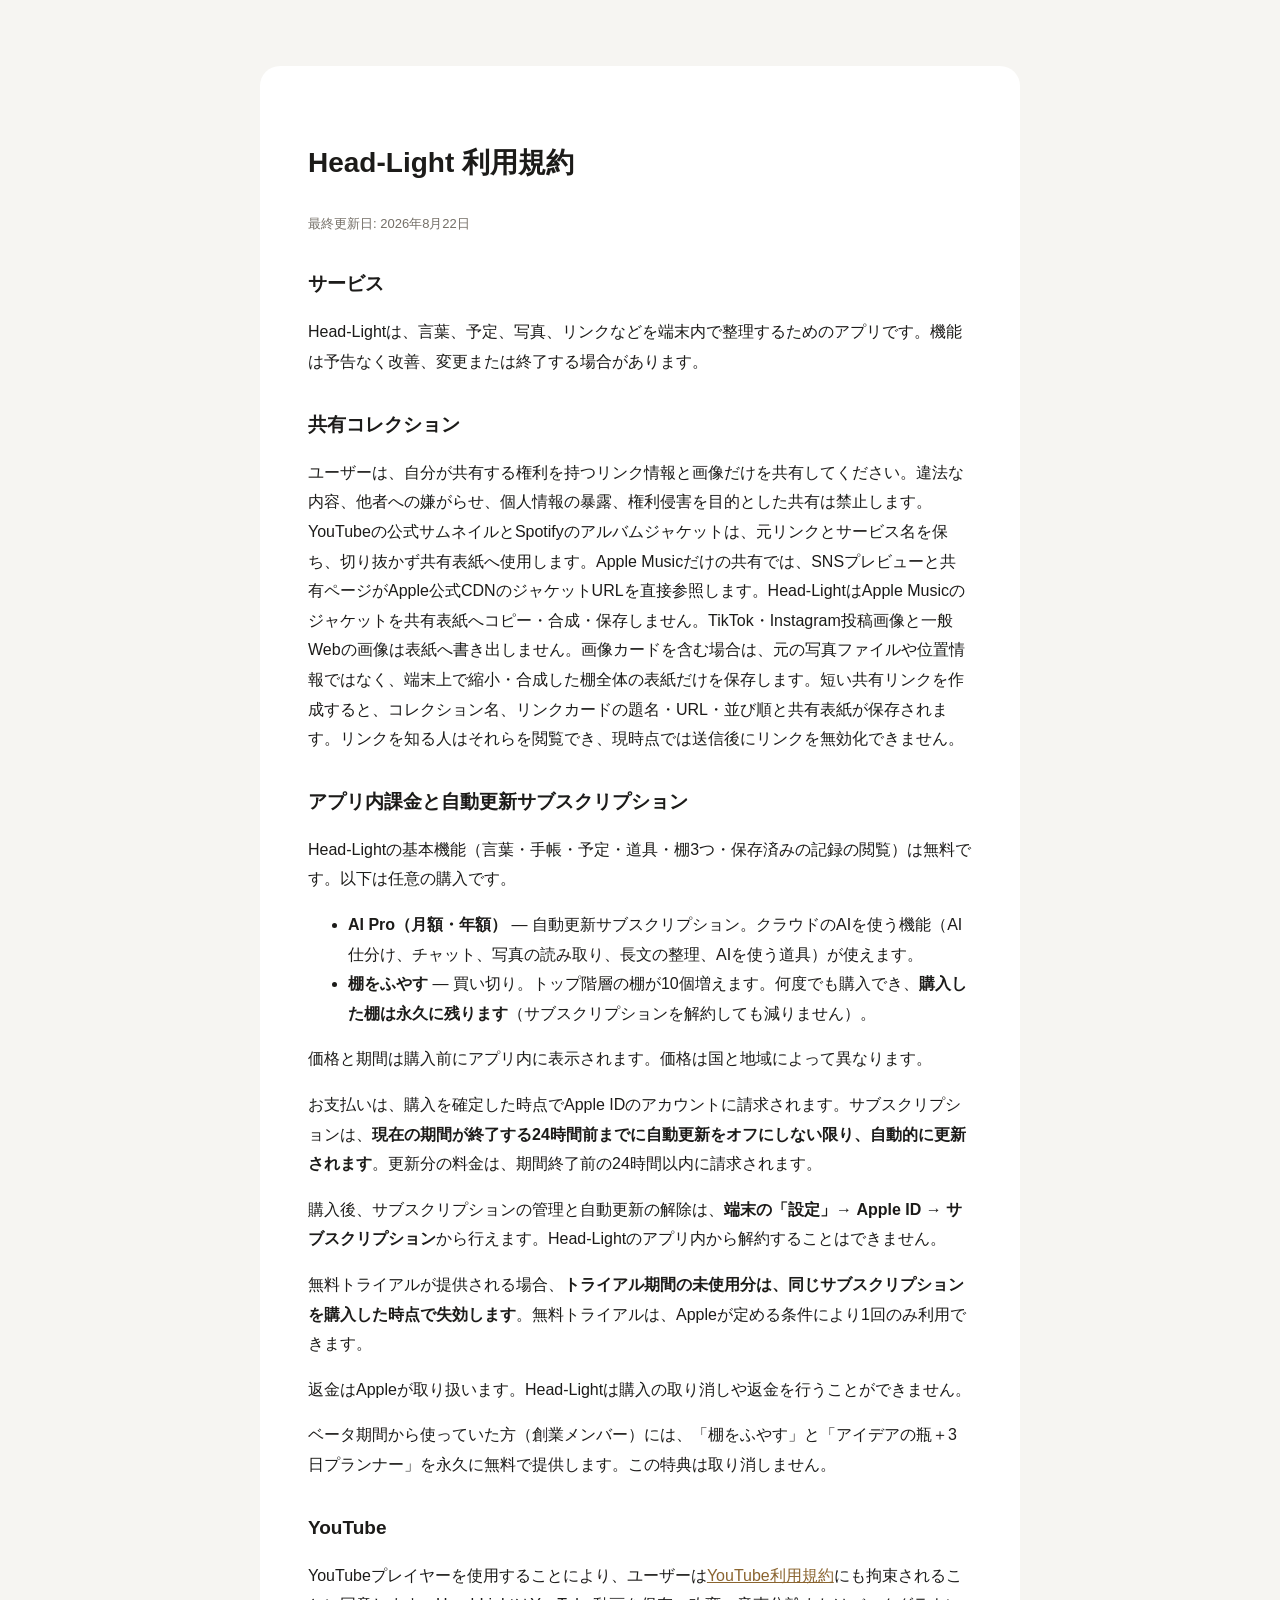
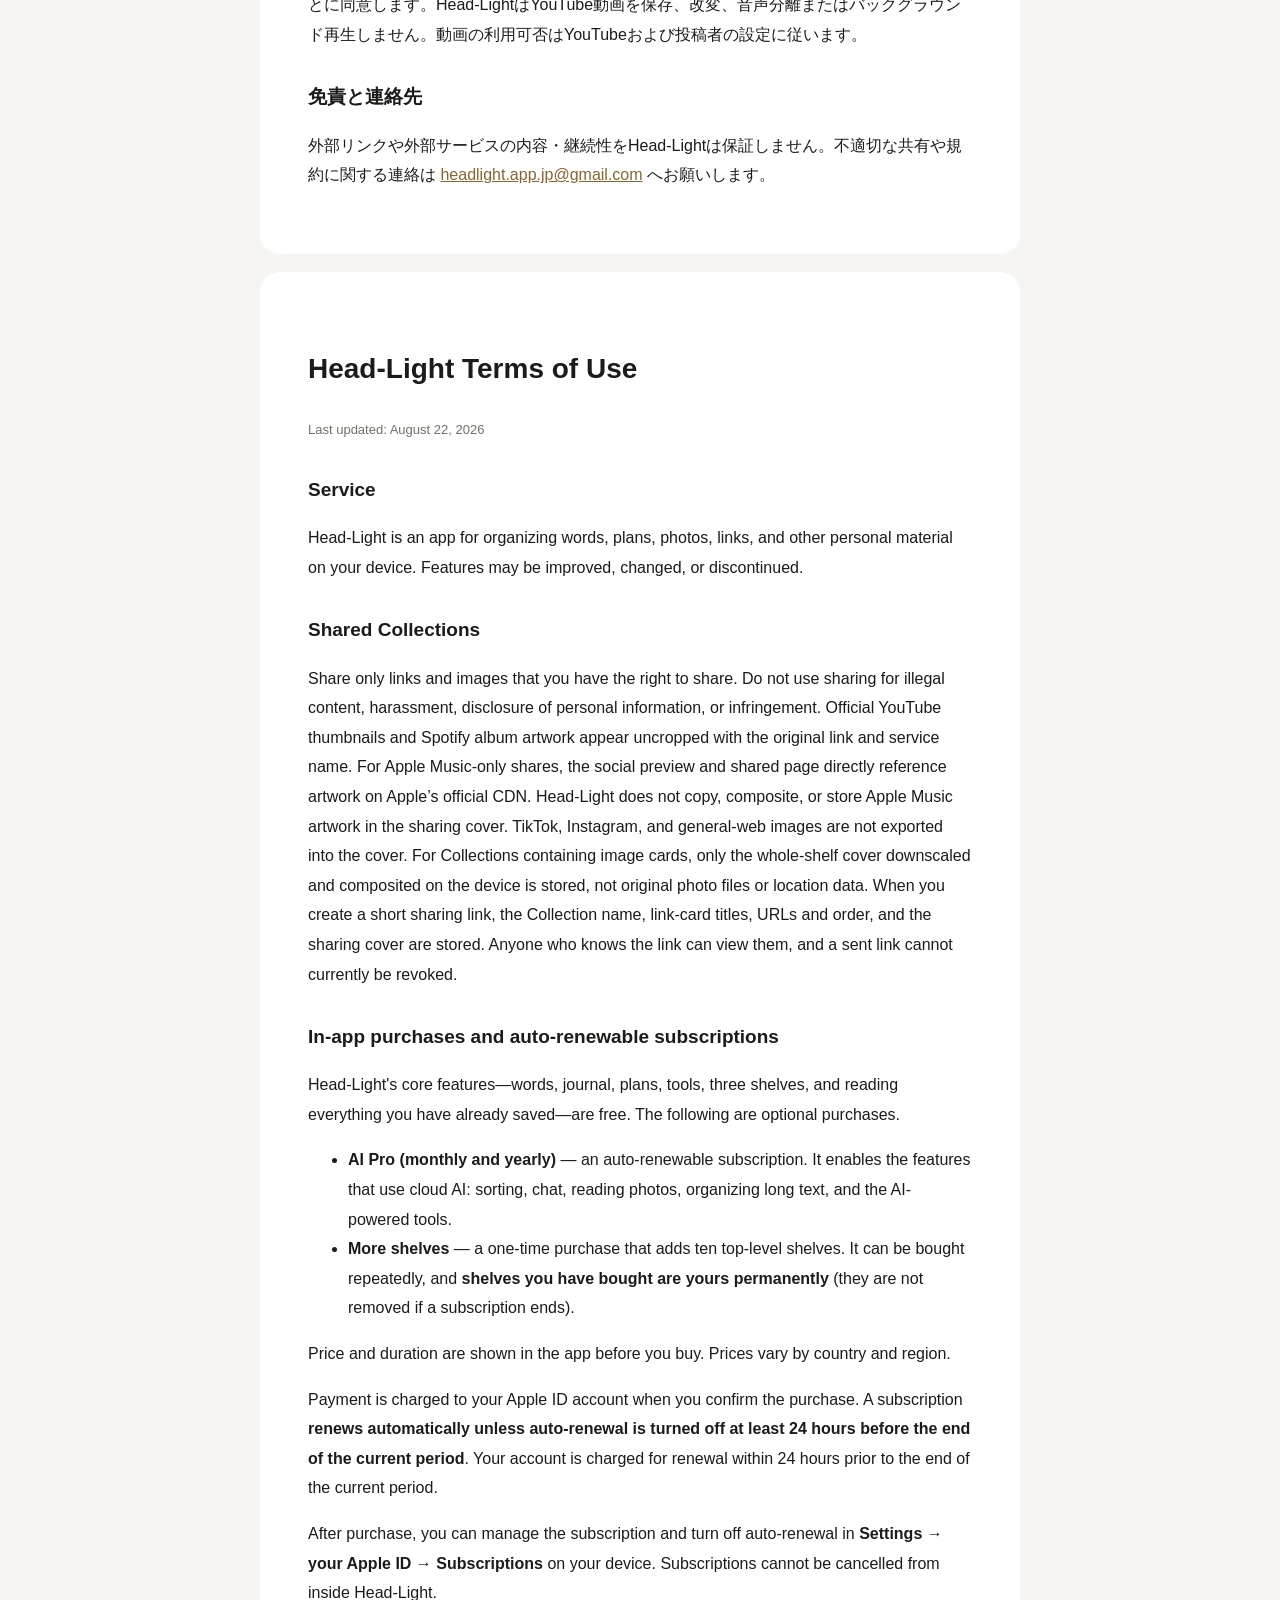
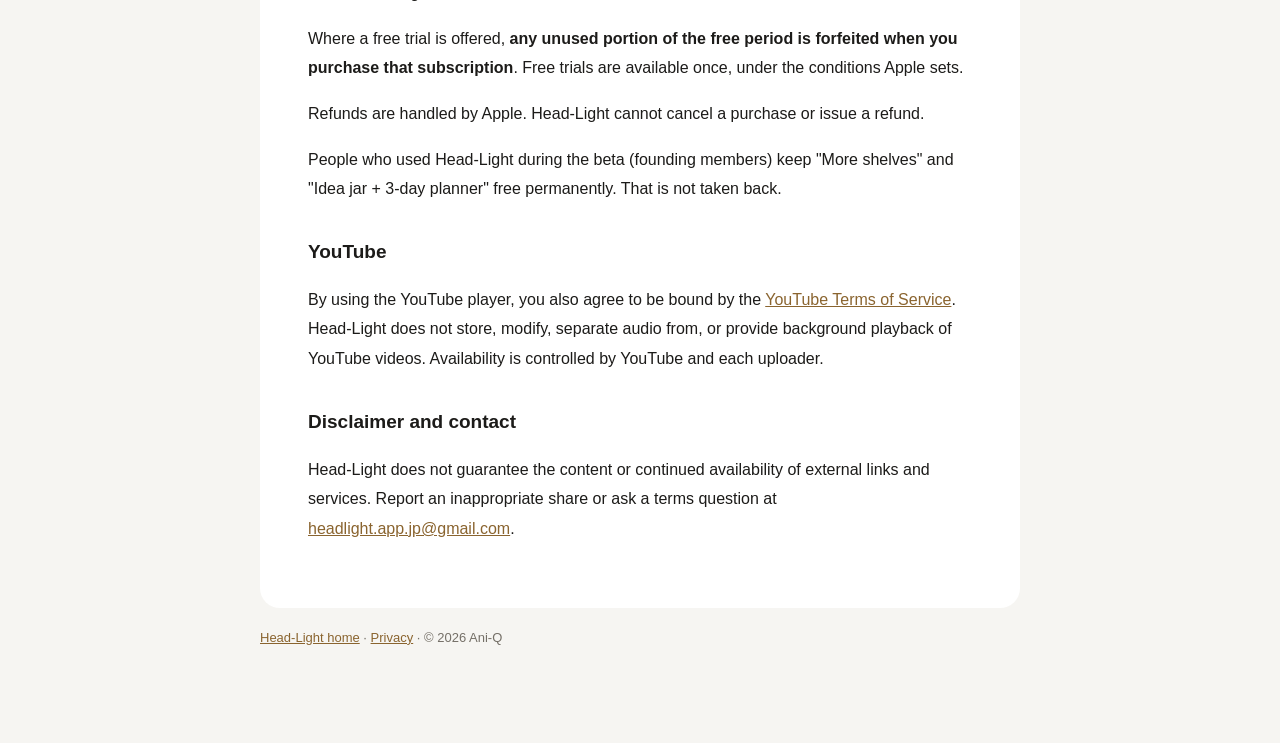
<file: terms.html>
<!doctype html>
<html lang="ja">
<head>
  <meta charset="utf-8"><meta name="viewport" content="width=device-width,initial-scale=1">
  <title>Head-Light Terms of Use / 利用規約</title>
  <style>
    body{margin:0;background:#f6f5f2;color:#1c1b19;font-family:-apple-system,BlinkMacSystemFont,"Hiragino Sans",sans-serif;line-height:1.85}
    main{max-width:760px;margin:auto;padding:48px 22px 80px}article{background:#fff;border-radius:20px;padding:clamp(22px,6vw,48px);margin:18px 0}
    h1{font-size:28px}h2{font-size:19px;margin-top:30px}a{color:#8a642f}.sub{color:#746f67;font-size:13px}
  </style>
</head>
<body><main>
  <article>
    <h1>Head-Light 利用規約</h1><p class="sub">最終更新日: 2026年8月22日</p>
    <h2>サービス</h2><p>Head-Lightは、言葉、予定、写真、リンクなどを端末内で整理するためのアプリです。機能は予告なく改善、変更または終了する場合があります。</p>
    <h2>共有コレクション</h2><p>ユーザーは、自分が共有する権利を持つリンク情報と画像だけを共有してください。違法な内容、他者への嫌がらせ、個人情報の暴露、権利侵害を目的とした共有は禁止します。YouTubeの公式サムネイルとSpotifyのアルバムジャケットは、元リンクとサービス名を保ち、切り抜かず共有表紙へ使用します。Apple Musicだけの共有では、SNSプレビューと共有ページがApple公式CDNのジャケットURLを直接参照します。Head-LightはApple Musicのジャケットを共有表紙へコピー・合成・保存しません。TikTok・Instagram投稿画像と一般Webの画像は表紙へ書き出しません。画像カードを含む場合は、元の写真ファイルや位置情報ではなく、端末上で縮小・合成した棚全体の表紙だけを保存します。短い共有リンクを作成すると、コレクション名、リンクカードの題名・URL・並び順と共有表紙が保存されます。リンクを知る人はそれらを閲覧でき、現時点では送信後にリンクを無効化できません。</p>
    <h2>アプリ内課金と自動更新サブスクリプション</h2>
    <p>Head-Lightの基本機能（言葉・手帳・予定・道具・棚3つ・保存済みの記録の閲覧）は無料です。以下は任意の購入です。</p>
    <ul>
      <li><strong>AI Pro（月額・年額）</strong> — 自動更新サブスクリプション。クラウドのAIを使う機能（AI仕分け、チャット、写真の読み取り、長文の整理、AIを使う道具）が使えます。</li>
      <li><strong>棚をふやす</strong> — 買い切り。トップ階層の棚が10個増えます。何度でも購入でき、<strong>購入した棚は永久に残ります</strong>（サブスクリプションを解約しても減りません）。</li>
    </ul>
    <p>価格と期間は購入前にアプリ内に表示されます。価格は国と地域によって異なります。</p>
    <p>お支払いは、購入を確定した時点でApple IDのアカウントに請求されます。サブスクリプションは、<strong>現在の期間が終了する24時間前までに自動更新をオフにしない限り、自動的に更新されます</strong>。更新分の料金は、期間終了前の24時間以内に請求されます。</p>
    <p>購入後、サブスクリプションの管理と自動更新の解除は、<strong>端末の「設定」→ Apple ID → サブスクリプション</strong>から行えます。Head-Lightのアプリ内から解約することはできません。</p>
    <p>無料トライアルが提供される場合、<strong>トライアル期間の未使用分は、同じサブスクリプションを購入した時点で失効します</strong>。無料トライアルは、Appleが定める条件により1回のみ利用できます。</p>
    <p>返金はAppleが取り扱います。Head-Lightは購入の取り消しや返金を行うことができません。</p>
    <p>ベータ期間から使っていた方（創業メンバー）には、「棚をふやす」と「アイデアの瓶＋3日プランナー」を永久に無料で提供します。この特典は取り消しません。</p>

    <h2>YouTube</h2><p>YouTubeプレイヤーを使用することにより、ユーザーは<a href="https://www.youtube.com/t/terms">YouTube利用規約</a>にも拘束されることに同意します。Head-LightはYouTube動画を保存、改変、音声分離またはバックグラウンド再生しません。動画の利用可否はYouTubeおよび投稿者の設定に従います。</p>
    <h2>免責と連絡先</h2><p>外部リンクや外部サービスの内容・継続性をHead-Lightは保証しません。不適切な共有や規約に関する連絡は <a href="mailto:headlight.app.jp@gmail.com">headlight.app.jp@gmail.com</a> へお願いします。</p>
  </article>
  <article lang="en">
    <h1>Head-Light Terms of Use</h1><p class="sub">Last updated: August 22, 2026</p>
    <h2>Service</h2><p>Head-Light is an app for organizing words, plans, photos, links, and other personal material on your device. Features may be improved, changed, or discontinued.</p>
    <h2>Shared Collections</h2><p>Share only links and images that you have the right to share. Do not use sharing for illegal content, harassment, disclosure of personal information, or infringement. Official YouTube thumbnails and Spotify album artwork appear uncropped with the original link and service name. For Apple Music-only shares, the social preview and shared page directly reference artwork on Apple’s official CDN. Head-Light does not copy, composite, or store Apple Music artwork in the sharing cover. TikTok, Instagram, and general-web images are not exported into the cover. For Collections containing image cards, only the whole-shelf cover downscaled and composited on the device is stored, not original photo files or location data. When you create a short sharing link, the Collection name, link-card titles, URLs and order, and the sharing cover are stored. Anyone who knows the link can view them, and a sent link cannot currently be revoked.</p>
    <h2>In-app purchases and auto-renewable subscriptions</h2>
    <p>Head-Light's core features—words, journal, plans, tools, three shelves, and reading everything you have already saved—are free. The following are optional purchases.</p>
    <ul>
      <li><strong>AI Pro (monthly and yearly)</strong> — an auto-renewable subscription. It enables the features that use cloud AI: sorting, chat, reading photos, organizing long text, and the AI-powered tools.</li>
      <li><strong>More shelves</strong> — a one-time purchase that adds ten top-level shelves. It can be bought repeatedly, and <strong>shelves you have bought are yours permanently</strong> (they are not removed if a subscription ends).</li>
    </ul>
    <p>Price and duration are shown in the app before you buy. Prices vary by country and region.</p>
    <p>Payment is charged to your Apple ID account when you confirm the purchase. A subscription <strong>renews automatically unless auto-renewal is turned off at least 24 hours before the end of the current period</strong>. Your account is charged for renewal within 24 hours prior to the end of the current period.</p>
    <p>After purchase, you can manage the subscription and turn off auto-renewal in <strong>Settings → your Apple ID → Subscriptions</strong> on your device. Subscriptions cannot be cancelled from inside Head-Light.</p>
    <p>Where a free trial is offered, <strong>any unused portion of the free period is forfeited when you purchase that subscription</strong>. Free trials are available once, under the conditions Apple sets.</p>
    <p>Refunds are handled by Apple. Head-Light cannot cancel a purchase or issue a refund.</p>
    <p>People who used Head-Light during the beta (founding members) keep "More shelves" and "Idea jar + 3-day planner" free permanently. That is not taken back.</p>

    <h2>YouTube</h2><p>By using the YouTube player, you also agree to be bound by the <a href="https://www.youtube.com/t/terms">YouTube Terms of Service</a>. Head-Light does not store, modify, separate audio from, or provide background playback of YouTube videos. Availability is controlled by YouTube and each uploader.</p>
    <h2>Disclaimer and contact</h2><p>Head-Light does not guarantee the content or continued availability of external links and services. Report an inappropriate share or ask a terms question at <a href="mailto:headlight.app.jp@gmail.com">headlight.app.jp@gmail.com</a>.</p>
  </article>
  <p class="sub"><a href="./index.html">Head-Light home</a> · <a href="./privacy.html">Privacy</a> · © 2026 Ani-Q</p>
</main></body></html>
</file>
<file: design-assets/hero-gallery.css>
/* The gallery belongs to the design chapter, below its copy. */
.design-gallery { position:relative; height:600px; overflow:hidden; margin-top:60px; isolation:isolate; }
.hero-design-wall {
  --card-width: 94px;
  --card-gap: 12px;
  position: absolute;
  z-index: 0;
  inset: -72px -130px;
  display: flex;
  flex-direction: column;
  justify-content: center;
  gap: 12px;
  overflow: hidden;
  pointer-events: none;
  transform: rotate(-9deg) scale(1.06);
  opacity: .86;
}
.hero-design-row { flex: 0 0 auto; }
.hero-design-track { display:flex; width:max-content; gap:var(--card-gap); will-change:transform; }
.hero-design-card {
  display: block;
  width: var(--card-width);
  flex: 0 0 var(--card-width);

  padding: 2px;
  box-sizing: border-box;
  overflow: hidden;
  border-radius: 15px;
  background: #b8b8bc;
  box-shadow: 0 9px 20px rgba(28,27,25,.12), inset 0 0 0 1px rgba(255,255,255,.8);
}
.hero-design-screen { display: block; width: 100%; aspect-ratio: 420 / 913; border-radius: 13px; overflow: hidden; background-color: #fff; background-position: center; background-size: cover; }
.hero-design-card img { display: block; width: 100%; height: auto; aspect-ratio: 420 / 913; object-fit: cover; }
.hero-motion-toggle {
  position: absolute;
  z-index: 3;
  right: 24px;
  bottom: 24px;
  display: grid;
  place-items: center;
  width: 44px;
  height: 44px;
  padding: 0;
  border: 1px solid rgba(28,27,25,.18);
  border-radius: 50%;
  color: #45433e;
  background: rgba(255,255,255,.93);
  cursor: pointer;
}
.hero-motion-toggle:hover { background: #fff; border-color: #45433e; }
.hero-motion-toggle:focus-visible { outline: 3px solid #b08d57; outline-offset: 4px; }
.hero-motion-toggle svg { width: 18px; height: 18px; }
.hero-motion-toggle .motion-play { display: none; }
.design-gallery[data-motion-paused="true"] .hero-motion-toggle .motion-pause { display: none; }
.design-gallery[data-motion-paused="true"] .hero-motion-toggle .motion-play { display: block; }
@media (max-width: 720px) {
  .hero-design-wall { --card-width: 80px; --card-gap: 10px; }
  .hero-motion-toggle { right: 16px; bottom: 16px; }
}
@media (prefers-reduced-motion: reduce) {
  .hero-design-track { will-change:auto; }
  .hero-motion-toggle { display: none; }
}
</file>
<file: design-assets/device.css>
/* A fixed photographic set, with a layered titanium / glass device in front. */
.preview {
  isolation: isolate;
  /* Clip the backdrop without creating a scroll container that moves on focus. */
  overflow: clip;
  padding: 30px 14px 42px;
  border-radius: 28px;
  background: #edf0f2;
}
.preview::before {
  content: "";
  position: absolute;
  inset: 0;
  z-index: -2;
  background: url('studio-backdrop.png') center 54% / cover no-repeat;
  filter: blur(58px) saturate(.28);
  transform: scale(1.3);
  opacity: .48;
}
.preview::after {
  content: "";
  position: absolute;
  inset: 0;
  z-index: -1;
  background: linear-gradient(155deg, #f9fbff24, #edf0f326 60%, #d7dde416);
  pointer-events: none;
}
.device-stage {
  width: 100%;
  position: relative;
  display: grid;
  place-items: center;
  perspective: 1300px;
  perspective-origin: 50% 42%;
  padding: 15px 0 24px;
}
.device {
  --device-width: 278px;
  --device-radius: 43px;
  --rotate-x: -3deg;
  --rotate-y: 12deg;
  --rotate-z: 0deg;
  width: var(--device-width);
  aspect-ratio: 444 / 937;
  position: relative;
  transform-style: preserve-3d;
  transform: rotateX(var(--rotate-x)) rotateY(var(--rotate-y)) rotateZ(var(--rotate-z));
  transition: transform 650ms cubic-bezier(.2,.75,.2,1);
  flex-shrink: 0;
}
.device-depth { position: absolute; inset: 0; transform-style: preserve-3d; }
.device-depth i {
  position: absolute;
  inset: 0;
  border-radius: var(--device-radius);
  transform: translateZ(calc(var(--layer) * -1px));
  background: linear-gradient(115deg, #b9bdc2, #666a6e 11%, #d8dadd 26%, #80858a 49%, #c6c8cb 72%, #484d52);
  border: 1px solid #858a8e;
  box-shadow: inset 0 0 1px #ffffff8a;
}
.device-depth i:last-child { box-shadow: 12px 18px 28px #17233229; }
.device-rim {
  position: absolute;
  inset: 0;
  padding: 3px;
  border-radius: var(--device-radius);
  background: linear-gradient(135deg, #f0f2f4, #7d8287 14%, #d3d6d8 26%, #5c6166 51%, #c0c3c6 76%, #e9ebed 88%, #767c82);
  box-shadow: inset 0 0 1px 1px #ffffffad, 0 0 0 .5px #4c5156;
  transform: translateZ(1px);
}
.device-bezel {
  position: relative;
  height: 100%;
  padding: 5px;
  border-radius: calc(var(--device-radius) - 3px);
  background: #08090b;
  box-shadow: inset 0 0 0 1px #323438;
}
.device .phone-holder {
  position: relative;
  box-sizing: border-box;
  width: 100%;
  height: 100%;
  border: 0;
  border-radius: calc(var(--device-radius) - 8px);
  overflow: hidden;
  box-shadow: 0 0 0 .5px #000;
  aspect-ratio: auto;
}
.device #phone { width: 100%; height: 100%; }
.screen-glass {
  position: absolute;
  inset: 0;
  border-radius: inherit;
  background: linear-gradient(112deg, #ffffff13 0%, #ffffff05 21%, transparent 22% 70%, #fff0 78%, #ffffff0a 100%);
  box-shadow: inset 1px 0 1px #ffffff3b, inset -1px 0 1px #ffffff18;
  pointer-events: none;
}
.device-key {
  position: absolute;
  width: 3px;
  border-radius: 2px;
  transform: translateZ(-5px);
  background: linear-gradient(90deg, #5d6369, #cdd0d3 65%, #62686c);
  box-shadow: 0 0 0 .5px #555a60;
}
.key-action { left: -1px; top: 17%; height: 3%; }
.key-up { left: -1px; top: 24%; height: 7%; }
.key-down { left: -1px; top: 33%; height: 7%; }
.key-power { right: -2px; top: 28%; height: 10%; }
.device-shadow {
  position: absolute;
  width: 58%;
  height: 24px;
  bottom: 0;
  border-radius: 50%;
  background: #25344347;
  filter: blur(16px);
  transform: rotate(-4deg);
  pointer-events: none;
}
.view-angle {
  position: absolute;
  bottom: 12px;
  right: 14px;
  display: flex;
  align-items: center;
  justify-content: center;
  gap: 7px;
  min-height: 36px;
  padding: 7px 12px;
  color: #333942;
  background: #ffffffc7;
  border: 1px solid #fff9;
  border-radius: 20px;
  backdrop-filter: blur(14px);
  font-size: 12px;
  box-shadow: 0 2px 10px #2334410b;
}
.view-angle:hover { background: #fff; }
@media(min-width:761px) and (max-height:900px) {
  .device { --device-width: 246px; --device-radius: 38px; }
  .preview { padding-top: 24px; }
}
@media(max-width:760px) {
  .preview { padding: 17px 20px 29px; border-radius: 0; }
  .device-stage { padding: 5px 0 14px; }
  .device { --device-width: min(19.908svh, 192px); --device-radius: 29px; }
  .device-rim { padding: 2px; }
  .device-bezel { padding: 3px; }
  .device .phone-holder { border-radius: calc(var(--device-radius) - 5px); }
  .device-shadow { width: 32%; height: 15px; bottom: -4px; filter: blur(12px); }
  .view-angle { min-height: 34px; right: 10px; bottom: 8px; padding: 6px 10px; font-size: 12px; }
}
@media(prefers-reduced-motion:reduce) {
  .device { transition: none; }
}

.device { cursor: grab; touch-action: none; user-select: none; -webkit-user-select: none; }
.device.dragging { cursor: grabbing; transition: none; }
.device:focus-visible { outline: 2px solid #497cc7; outline-offset: 8px; border-radius: var(--device-radius); }
.screen-glass { background-size: 160% 100%; background-position: var(--reflection-x, 30%) center; }
.rotate-hint { position:absolute;bottom:20px;left:16px;color:#41464b;font-size:12px;text-shadow:0 1px 4px #fff;pointer-events:none; }
@media(max-width:760px){.rotate-hint{bottom:18px;left:12px;font-size:12px}}
@media(max-width:370px){.rotate-hint{max-width:160px;font-size:11px;bottom:14px}}
</file>
<file: design-assets/home-product.css>
/* Product story: a quiet opening, large real screens, then room to explore. */
:root { --bg:#fff; --bg2:#f5f5f7; --ink:#1d1d1f; --muted:#6e6e73; --light:#886b40; }
body { font-family:-apple-system,BlinkMacSystemFont,"Hiragino Sans",sans-serif; line-height:1.8; }
h1,h2 { font-family:inherit; font-weight:700; letter-spacing:-.035em; }
h2 { font-size:clamp(32px,4.5vw,60px); line-height:1.25; }
section { border:0; padding:112px 32px; scroll-margin-top:68px; }
.inner { max-width:1120px; gap:24px; }
.eyebrow { letter-spacing:.025em; font-size:17px; color:var(--muted); opacity:1; }
.lead { font-size:20px; line-height:1.8; color:var(--muted); max-width:38em; }
.product-nav { position:sticky; top:0; height:60px; z-index:50; padding:0 max(28px,calc((100vw - 1120px)/2)); display:flex; align-items:center; justify-content:space-between; border-bottom:1px solid #0000000d; background:#ffffffea; backdrop-filter:blur(18px); box-sizing:border-box; }
.product-wordmark { color:var(--ink); font-size:21px; font-weight:650; letter-spacing:-.04em; text-decoration:none; }
.product-nav-links { display:flex; align-items:center; gap:28px; margin-right:125px; }
.product-nav-links a { color:var(--ink); font-size:12px; text-decoration:none; }
.product-nav-links a:hover { color:var(--light); }
.langtabs { position:fixed; z-index:60; right:max(24px,calc((100vw - 1120px)/2)); top:13px; padding:0; background:none; border:0; }
.langtabs select { font-size:12px; max-width:112px; border:0; background:transparent; padding:7px; }
.hero { isolation:isolate; min-height:0; flex-direction:column; padding:60px 24px 58px; overflow:hidden; background:linear-gradient(#fff 70%,#f7f7f9); }
.hero .inner { gap:17px; }
.hero .appicon { width:50px; border-radius:12px; box-shadow:0 5px 12px #0000000c; animation:none; }
.hero .latin { display:none; }
.hero h1 { font-size:clamp(38px,5.2vw,72px); line-height:1.17; letter-spacing:-.05em; }
.hero .tagline { font-size:clamp(17px,2vw,22px); line-height:1.6; letter-spacing:0; }
.hero .tagline br { display:block; content:""; margin-top:8px; }
.store-download-cue { display:none; }
.hero .store-download { margin:6px 0 0; gap:8px; }
.hero .app-store-badge { width:142px; }
.hero .store-download-note { display:none; }
.hero-product { width:100%; position:relative; margin-top:28px; }
.hero-device-float { animation:productFloat 9s ease-in-out infinite; }
.hero-device-float:has(.dragging), .hero-device-float:has(:focus-visible) { animation-play-state:paused; }
.hero-product .device { --device-width:220px; --device-radius:34px; }
.hero-product .device-stage { padding:0 0 24px; }
.hero-product .device-shadow { width:170px; height:16px; bottom:0; filter:blur(14px); opacity:.4; }
#hero-phone { display:block; width:100%; height:100%; }
@keyframes productFloat { 0%,100% { transform:translateY(0) rotate(-.5deg); } 50% { transform:translateY(-7px) rotate(.5deg); } }
.hero[data-motion-idle="true"] .hero-device-float { animation-play-state:paused; }
.free-intro { padding:100px 32px; background:#fff; }
.free-intro .lead { max-width:42em; }
.free-intro-illustration { display:none; }
#collection { background:#f5f5f7; overflow:hidden; }
#collection > .inner { align-items:center; text-align:center; }
#collection .cols { display:flex; flex-direction:column-reverse; gap:40px; width:100%; margin-top:26px; }
#collection .collection-shots { width:100%; display:flex; flex-wrap:nowrap; align-items:center; justify-content:center; gap:36px; padding:25px 0; background:radial-gradient(ellipse at center,#ede8df,transparent 70%); }
#collection .phone.small { width:245px; max-width:28%; flex:none; }
#collection .phone:nth-child(1) { transform:rotate(-5deg) translateY(20px); }
#collection .phone:nth-child(3) { transform:rotate(5deg) translateY(20px); }
#collection .text { width:100%; }
#collection .points { display:grid; grid-template-columns:repeat(3,1fr); gap:36px; text-align:left; }
.points { font-size:16px; }
.points li { padding-left:0; }
.points li::before { display:none; }
.points strong { color:inherit; }
.phone,.phone.small { border:5px solid #252527; border-radius:32px; padding:0; background:#252527; box-shadow:0 22px 45px #00000014; overflow:hidden; }
.phone img { display:block; width:100%; border-radius:26px; }
#words .inner,#journal .inner,#routines .inner { display:grid; grid-template-columns:1fr 1fr; column-gap:70px; align-items:start; }
#words .inner>.eyebrow,#journal .inner>.eyebrow,#routines .inner>.eyebrow { grid-column:1; margin-top:45px; }
#words .inner>h2,#journal .inner>h2,#routines .inner>h2 { grid-column:1; }
#words .inner>.lead,#journal .inner>.lead,#routines .inner>.lead { grid-column:1; }
#words .cols,#journal .cols,#routines .cols { display:contents; }
#words .text,#journal .text,#routines .text { grid-column:1; }
#words .shots,#journal .shots,#routines .shots { grid-column:2; grid-row:1 / span 5; align-self:center; display:flex; justify-content:center; padding:40px 20px; border-radius:36px; background:#f5f5f7; }
#words .phone,#journal .phone,#routines .phone { width:240px; max-width:100%; }
#journal { background:#f5f5f7; }
#journal .shots { background:#eeece8; }
#routines .shots { background:#edf5f5; }
#tools { background:#f5f5f7; }
#tools h2 { max-width:760px; }
.tool-grid { gap:20px; }
.tool-group { border:0; border-radius:24px; padding:30px; background:#fff; box-shadow:none; }
#design-customization { padding-inline:0; padding-bottom:0; overflow:hidden; }
#design-customization>.inner { padding-inline:32px; align-items:center; text-align:center; }
#design-customization>.inner>.cols { display:none; }
.design-gallery { background:#f7f7f9; height:590px; }
.hero-design-wall { inset:-50px -170px; opacity:1; transform:rotate(-7deg); }
.design-cta-wrap { padding:30px 24px 100px; background:#f7f7f9; margin:0; }
.design-cta { max-width:620px; padding:24px 30px; border:0; border-radius:24px; background:#fff; box-shadow:none; }
.design-cta-thumb-pair { display:none; }
.design-cta-note { font-size:14px; }
#ai-sorting,#tidy-assistant,#ai-handoff { padding-block:90px; }
#ai-sorting { background:#f5f5f7; }
#ai-sorting .flow { border:0; }
#tidy-assistant .tidy-problem { display:none; }
#ai-handoff { background:#f5f5f7; }
#ai-handoff .compare { gap:24px; }
.reply { border:0; border-radius:24px; padding:30px; }
#strong-light { padding-block:75px; }
#strong-light h2 { font-size:36px; }
#pricing { background:#f5f5f7; }
#pricing h2,#final-download h2 { text-align:center; }
#pricing>.inner { align-items:center; }
#support { padding-block:70px; }
#support h2 { font-size:30px; }
footer { background:#f5f5f7; }
.reveal { transform:translateY(18px); transition:opacity .65s ease,transform .65s ease; }
@media(min-width:1600px) { .hero-product .device { --device-width:250px; --device-radius:38px; } }
@media(max-width:760px) {
  section { padding:72px 22px; }
  .inner { gap:20px; }
  .lead { font-size:17px; }
  .product-nav { height:54px; padding:0 20px; }
  .product-wordmark { font-size:19px; }
  .product-nav-links { gap:18px; margin-right:110px; }
  .product-nav-links a:nth-child(n+2) { display:none; }
  .langtabs { top:10px; right:15px; }
  .hero { padding:40px 18px 42px; }
  .hero .appicon { width:44px; }
  .hero h1 { font-size:clamp(32px,7.8vw,50px); }
  .hero .inner { gap:15px; }
  .hero-product { margin-top:30px; }
  .hero-product .device { --device-width:190px; --device-radius:30px; }
  .hero .app-store-badge { width:132px; }
  .free-intro { padding:70px 24px; }
  #collection .collection-shots { gap:15px; padding:12px 0 28px; }
  #collection .phone.small { max-width:30%; border-width:3px; border-radius:17px; }
  #collection .phone.small img { border-radius:14px; }
  #collection .points { grid-template-columns:1fr; gap:16px; }
  #words .inner,#journal .inner,#routines .inner { display:flex; gap:20px; }
  #words .inner>.eyebrow,#journal .inner>.eyebrow,#routines .inner>.eyebrow { margin:0; }
  #words .shots,#journal .shots,#routines .shots { order:4; width:100%; box-sizing:border-box; margin-top:14px; padding:28px; }
  #words .text,#journal .text,#routines .text { order:5; }
  #words .phone,#journal .phone,#routines .phone { width:215px; }
  .design-gallery { height:490px; margin-top:35px; }
  #design-customization>.inner { padding-inline:24px; }
  .design-cta-wrap { padding-bottom:65px; }
  #ai-sorting,#tidy-assistant,#ai-handoff { padding-block:70px; }
  #strong-light h2 { font-size:28px; }
}
@media(prefers-reduced-motion:reduce) { html { scroll-behavior:auto; } .hero-device-float { animation:none; } .reveal { transition:none; transform:none; } }
.toolgroups { gap:20px; }
.toolgroup { border:0; background:#fff; border-radius:24px; padding:26px; }
.product-details { border-top:1px solid #00000015; margin-top:20px; }
.product-details summary { cursor:pointer; padding:22px 0; font-size:18px; font-weight:600; }
.product-details[open] .toolgroups { margin-top:12px; }
#journal .shots,#routines .shots { gap:16px; }
#journal .phone.small,#routines .phone.small { width:44%; flex:0 1 44%; border-radius:24px; }
#journal .phone.small img,#routines .phone.small img { border-radius:19px; }
.tgroup { border:0; border-radius:22px; background:#fff; padding:26px; }
#strong-light .strong-light-visual { max-width:330px; }
#support .inner { max-width:880px; }
#support .card { padding:28px; border:0; background:#f5f5f7; border-radius:24px; }
.strong-light-layout { grid-template-columns:280px 1fr; gap:65px; align-items:center; }
.strong-light-layout>img { width:100%; max-width:280px; }
.research-details { margin-top:30px; }
.research-details p { margin-top:20px; }
@media(max-width:760px) { .strong-light-layout { grid-template-columns:1fr; gap:26px; } .strong-light-layout>img { width:180px; margin:auto; } }
/* Keep the app icon prominent; the die below the phone invites exploration. */
.hero .appicon { width:112px; border-radius:25%; box-shadow:0 12px 28px #00000020; }
.hero .inner { gap:22px; }
@media(max-width:760px){.hero .appicon{width:96px}.hero .inner{gap:20px}.hero{padding-top:32px}}
/* Match the screen to the SVG ratio after subtracting the physical frame. */
.hero-product .device,.hero-product .device * { box-sizing:border-box; }
.hero-product .device {
  --hero-frame-inset:8px;
  aspect-ratio:auto;
  height:calc((var(--device-width) - 2 * var(--hero-frame-inset)) * 913 / 420 + 2 * var(--hero-frame-inset));
}
.hero-product .phone-holder { background:#fff; line-height:0; }
@media(max-width:760px){.hero-product .device{--hero-frame-inset:5px}}

.hero-dice { display:grid; place-items:center; position:relative; width:82px; height:82px; box-sizing:border-box; padding:12px; margin:16px auto 0; color:#36363b; background:linear-gradient(145deg,#fff,#f0f0f3); border:1px solid #dddde2; border-radius:24px; box-shadow:0 5px 0 #d6d6dc,0 12px 24px #00000020,inset 0 1px 0 #fff; cursor:pointer; transition:transform .18s ease,box-shadow .18s ease; -webkit-tap-highlight-color:transparent; }
.hero-dice[hidden] { display:none; }
.hero-dice-icon { display:grid; place-items:center; width:54px; height:54px; }
.hero-dice svg { width:48px; height:48px; }
.hero-dice:not(.has-been-tried) .hero-dice-icon { animation:tryDiceNudge 4.6s ease-in-out infinite; }
.hero-dice:not(.has-been-tried)::after { content:""; position:absolute; inset:-1px; border:1.5px solid #b8b8c0; border-radius:24px; pointer-events:none; animation:tryDiceGlow 4.6s ease-out infinite; }
.hero-dice[data-in-view="false"] .hero-dice-icon,.hero[data-motion-idle="true"] .hero-dice-icon,.hero-dice[data-in-view="false"]::after,.hero[data-motion-idle="true"] .hero-dice::after { animation-play-state:paused; }
@keyframes tryDiceNudge { 0%,24%,100% { transform:rotate(0deg) translateY(0); } 6% { transform:rotate(-13deg) translateY(-5px); } 12% { transform:rotate(12deg) translateY(-3px); } 18% { transform:rotate(-5deg) translateY(0); } }
@keyframes tryDiceGlow { 0% { transform:scale(1); opacity:0; } 6% { opacity:.6; } 34%,100% { transform:scale(1.32); opacity:0; } }
@media(hover:hover) { .hero-dice:hover { transform:translateY(-3px) rotate(-4deg); box-shadow:0 8px 0 #d6d6dc,0 16px 26px #00000025; } }
.hero-dice:active { transform:translateY(4px) scale(.96); box-shadow:0 1px 0 #d6d6dc,0 4px 10px #00000013; }
.hero-dice:focus-visible { outline:3px solid #777780; outline-offset:6px; }
@media(prefers-reduced-motion:reduce) { .hero-dice { transition:none; } .hero-dice:not(.has-been-tried) .hero-dice-icon,.hero-dice:not(.has-been-tried)::after { animation:none; } .hero-dice::after { display:none; } .hero-dice:hover,.hero-dice:active { transform:none; } }

/* Keep the opening compact so the app itself remains the first visual focus. */
.hero .appicon { margin-block:0 8px; }
.hero .tagline { max-width:38em; }

/* Put the creator promise beside the app's playful, interactive face. */
.hero {
  display:grid;
  grid-template-columns:minmax(360px,520px) minmax(480px,680px);
  column-gap:clamp(42px,6vw,92px);
  align-items:center;
  justify-content:center;
  min-height:calc(100svh - 60px);
  padding:54px max(28px,calc((100vw - 1280px)/2)) 58px;
}
.hero .inner { width:100%; align-items:flex-start; text-align:left; }
.hero h1 { font-size:clamp(30px,3.25vw,50px); }
.hero-title-brand { color:var(--ink); }
.hero .hero-positioning {
  margin:2px 0 -8px;
  font-size:clamp(21px,2.1vw,28px);
  font-weight:700;
  line-height:1.45;
  letter-spacing:-.025em;
}
.hero .tagline { font-size:clamp(16px,1.45vw,19px); line-height:1.75; color:var(--muted); }
.hero .store-download { align-items:flex-start; }
.hero-product { display:flex; flex-direction:column; align-items:center; justify-content:center; width:100%; margin:0; }
.hero-design-preview { display:block; position:static; filter:none; }
.hero .hero-dice { display:grid !important; }
.hero-product .hero-design-preview .device { --device-width:220px; --device-radius:34px; }
.hero-product .hero-design-preview .device-stage { padding-bottom:24px; }
.hero-product .hero-design-preview .device-shadow { width:180px; height:16px; }

.collection-beyond-pin { max-width:760px; margin:-10px 0 34px; color:var(--muted); font-size:clamp(15px,1.35vw,18px); line-height:1.75; }
.collection-beyond-pin strong { color:var(--light); font-weight:750; white-space:nowrap; }

/* End the story with the maker's experience and an explicit privacy promise. */
.creator-trust { background:#161616; color:#f7f7f5; }
.creator-trust .inner { max-width:1120px; }
.creator-trust .eyebrow { color:#c4aa78; }
.creator-trust h2 { max-width:780px; }
.trust-grid { display:grid; grid-template-columns:repeat(2,minmax(0,1fr)); gap:20px; margin-top:22px; }
.trust-card { display:flex; flex-direction:column; min-height:390px; box-sizing:border-box; padding:36px; border:1px solid #ffffff18; border-radius:28px; background:#ffffff0b; }
.trust-card h3 { margin:24px 0 18px; font-size:clamp(23px,2.4vw,31px); line-height:1.35; letter-spacing:-.025em; }
.trust-card p { max-width:none; color:#d2d2ce; font-size:16px; line-height:1.85; }
.trust-card p + p { margin-top:16px; }
.trust-mark { display:grid; place-items:center; width:48px; height:48px; border:1px solid #c4aa7866; border-radius:15px; color:#d8bf8e; font-size:22px; font-weight:700; }
.privacy-card .privacy-lead { color:#fff; font-size:clamp(20px,2vw,25px); font-weight:650; line-height:1.55; }
.trust-link { align-self:flex-start; margin-top:auto; padding-top:26px; color:#d8bf8e; text-underline-offset:.25em; }

@media(max-width:900px) {
  .hero { display:flex; min-height:0; padding:44px 24px 60px; }
  .hero .inner { align-items:center; text-align:center; }
  .hero .store-download { align-items:center; }
  .hero-product { width:min(720px,100%); margin-top:24px; }
  .hero-product .hero-design-preview .device { --device-width:205px; --device-radius:31px; }
  .trust-grid { grid-template-columns:1fr; }
  .trust-card { min-height:0; }
}
@media(max-width:560px) {
  .hero { padding:30px 18px 42px; }
  .hero h1 { font-size:clamp(27px,7.5vw,35px); }
  .hero .hero-positioning { font-size:21px; }
  .hero .tagline { font-size:16px; }
  .trust-card { padding:27px; border-radius:22px; }
}

/* The voice-entry photograph belongs beside the words feature it explains. */
#words .words-speaking-photo { width:100%; max-width:720px; margin:8px auto 24px; }
#words .words-speaking-photo img { display:block; width:100%; height:auto; }

/* Connect the philosophy to the app identity people see on their Home Screen. */
#strong-light .brand-signature { display:flex; flex-direction:column; align-items:center; gap:12px; margin:0 auto 30px; text-align:center; }
#strong-light .brand-signature img { width:96px; height:96px; border-radius:23px; }
#strong-light .brand-signature-name { font-size:clamp(38px,5vw,52px); line-height:1.1; font-weight:750; letter-spacing:-1.6px; color:#1d1d1f; }
#strong-light .brand-signature-reading { font-size:15px; line-height:1.4; letter-spacing:.12em; color:#737378; }
html:not([lang="ja"]) #strong-light .brand-signature-reading { display:none; }
#strong-light .strong-light-copy>h2 { margin-top:0; }
@media(max-width:760px) {
 #strong-light .brand-signature { gap:10px; margin-bottom:28px; }
 #strong-light .brand-signature img { width:80px; height:80px; border-radius:19px; }
}

/* 2026-09-28: creator-inventory editorial direction. */
.free-intro {
  position:relative;
  overflow:hidden;
  color:#f7f7f5;
  background:#121212;
  border-top:1px solid #ffffff12;
  border-bottom:1px solid #ffffff12;
}
.free-intro::after {
  content:"";
  position:absolute;
  width:420px;
  height:420px;
  right:-180px;
  bottom:-260px;
  border:1px solid #c8ad7940;
  border-radius:50%;
  box-shadow:0 0 0 70px #c8ad7908,0 0 0 140px #c8ad7905;
  pointer-events:none;
}
.free-intro .inner {
  max-width:960px;
  align-items:flex-start;
  text-align:left;
}
.free-intro .eyebrow {
  color:#c8ad79;
  font-size:13px;
  font-weight:700;
  letter-spacing:.15em;
  text-transform:uppercase;
}
.free-intro h2 {
  max-width:900px;
  margin:8px 0 10px;
  font-size:clamp(38px,5.4vw,68px);
  font-weight:650;
  line-height:1.22;
  letter-spacing:-.045em;
}
.free-intro .lead {
  max-width:760px;
  color:#c9c9c4;
  font-size:clamp(17px,1.7vw,21px);
  line-height:1.9;
}

/* Fine rules and compact labels give the long page a magazine-like rhythm. */
#collection>.inner,#words>.inner,#journal>.inner,#routines>.inner,#tools>.inner,
#design-customization>.inner,#ai-sorting>.inner,#tidy-assistant>.inner,#ai-handoff>.inner {
  position:relative;
}
#collection>.inner::before,#words>.inner::before,#journal>.inner::before,#routines>.inner::before,
#tools>.inner::before,#design-customization>.inner::before,#ai-sorting>.inner::before,
#tidy-assistant>.inner::before,#ai-handoff>.inner::before {
  content:"";
  width:100%;
  height:1px;
  margin-bottom:10px;
  background:currentColor;
  opacity:.12;
}
#collection .eyebrow,#words .eyebrow,#journal .eyebrow,#routines .eyebrow,#tools .eyebrow,
#design-customization .eyebrow,#ai-sorting .eyebrow,#tidy-assistant .eyebrow,#ai-handoff .eyebrow {
  font-size:13px;
  font-weight:700;
  letter-spacing:.13em;
  text-transform:uppercase;
}
.collection-beyond-pin {
  width:min(760px,100%);
  box-sizing:border-box;
  margin:-4px auto 30px;
  padding:18px 22px;
  border-left:2px solid #a98955;
  color:#55545a;
  background:#ffffffa8;
  text-align:left;
}
.collection-beyond-pin strong {
  display:block;
  margin-bottom:2px;
  color:#262526;
  font-size:12px;
  letter-spacing:.14em;
  text-transform:uppercase;
}

#strong-light {
  background:#ece8df;
}
#strong-light .inner {
  max-width:920px;
}
#strong-light .strong-light-layout {
  display:block;
}
#strong-light .strong-light-copy {
  gap:24px;
}
#strong-light .brand-signature {
  align-items:flex-start;
}
#strong-light .closing-copy {
  margin-top:8px;
  padding-top:24px;
  border-top:1px solid #1d1d1f22;
}

#ai-sorting .cols {
  margin-top:34px;
}
#ai-sorting .bubble {
  box-shadow:none;
  border:1px solid #1d1d1f14;
}

@media(max-width:760px) {
  .free-intro { padding:76px 22px; }
  .free-intro h2 { font-size:clamp(34px,10vw,48px); }
  .free-intro h2 br { display:none; }
  .collection-beyond-pin { padding:16px 18px; }
}

/* A dark product stage makes the playful app itself the opening visual. */
.product-nav {
  border-color:#ffffff17;
  background:#101010ed;
}
.product-wordmark,.product-nav-links a { color:#f4f4f1; }
.product-nav-links a:hover { color:#d3b880; }
.langtabs select { color:#f2f2ee; background:#101010; }
.hero {
  position:relative;
  color:#f6f6f2;
  background:
    radial-gradient(circle at 76% 46%,#363128 0,transparent 27%),
    radial-gradient(circle at 12% 18%,#25211c 0,transparent 24%),
    #0e0e0f;
}
.hero::after {
  content:"";
  position:absolute;
  inset:18px;
  z-index:-1;
  border:1px solid #ffffff12;
  pointer-events:none;
}
.hero .inner { position:relative; z-index:2; }
.hero .appicon {
  width:86px;
  border:1px solid #ffffff1f;
  box-shadow:0 18px 55px #0009;
}
.hero h1 {
  max-width:610px;
  color:#f6f6f2;
  font-size:clamp(34px,3.3vw,48px);
  line-height:1.18;
}
.hero-title-brand {
  display:block;
  margin-bottom:13px;
  color:#aaa8a1;
  font-size:.36em;
  font-weight:650;
  letter-spacing:.14em;
  text-transform:uppercase;
}
.hero .hero-positioning {
  margin-top:8px;
  color:#d3b880;
  font-size:clamp(18px,1.55vw,22px);
  letter-spacing:.01em;
}
.hero .tagline { color:#aaa9a4; }
.hero-product { position:relative; min-height:610px; }
.hero-product::before {
  content:"INVENTORY";
  position:absolute;
  left:50%;
  top:49%;
  transform:translate(-50%,-50%) rotate(-90deg);
  color:#ffffff08;
  font-size:92px;
  font-weight:800;
  letter-spacing:.08em;
  white-space:nowrap;
}
.hero-preview-stack { position:absolute; inset:0; pointer-events:none; }
.hero-preview {
  position:absolute;
  width:185px;
  height:auto;
  border:1px solid #ffffff1f;
  border-radius:24px;
  box-shadow:0 28px 70px #000a;
  opacity:.88;
}
.hero-preview-collection { left:4%; top:9%; transform:rotate(-8deg); }
.hero-preview-records { right:1%; bottom:9%; transform:rotate(8deg); }
.hero-device-float { position:relative; z-index:2; }
.hero .hero-dice {
  position:relative;
  z-index:3;
  color:#f4f4f1;
  border-color:#ffffff24;
  background:linear-gradient(145deg,#333337,#19191b);
  box-shadow:0 5px 0 #080809,0 12px 28px #0009,inset 0 1px 0 #ffffff1c;
}
.hero .app-store-badge { filter:drop-shadow(0 12px 22px #0008); }

.free-intro {
  color:#1d1d1f;
  background:#e9e4d9;
  border:0;
}
.free-intro::after {
  border-color:#8b6f3b3d;
  box-shadow:0 0 0 70px #8b6f3b0b,0 0 0 140px #8b6f3b07;
}
.free-intro .eyebrow { color:#765d33; }
.free-intro .lead { color:#5c5953; }

@media(max-width:900px) {
  .hero { padding-top:54px; }
  .hero-product { min-height:540px; }
  .hero-preview { width:150px; opacity:.72; }
  .hero-preview-collection { left:5%; }
  .hero-preview-records { right:4%; }
}
@media(max-width:560px) {
  .hero::after { inset:10px; }
  .hero .appicon { width:76px; }
  .hero h1 { font-size:clamp(30px,9vw,40px); }
  .hero-title-brand { font-size:.38em; margin-bottom:10px; }
  .hero .hero-positioning { font-size:18px; }
  .hero-product { min-height:500px; }
  .hero-preview { width:112px; border-radius:17px; }
  .hero-preview-collection { left:-3%; top:12%; }
  .hero-preview-records { right:-2%; bottom:14%; }
  .hero-product::before { font-size:62px; }
}

/* Keep Head-Light's white, light first impression. The coolness comes from layout and real screens. */
.product-nav {
  border-color:#0000000d;
  background:#ffffffed;
}
.product-wordmark,.product-nav-links a { color:#1d1d1f; }
.product-nav-links a:hover { color:#525257; }
.langtabs select { color:#1d1d1f; background:#fff; }
.hero {
  color:#1d1d1f;
  background:
    radial-gradient(circle at 76% 47%,#ece9e2 0,transparent 28%),
    linear-gradient(180deg,#fff 0%,#fbfbfa 100%);
}
.hero::after { border-color:#00000012; }
.hero .appicon {
  border-color:#0000000d;
  box-shadow:0 18px 45px #00000022;
}
.hero h1 { color:#1d1d1f; }
.hero-title-brand { color:#6e6e73; }
.hero .hero-positioning { color:#1d1d1f; }
.hero .tagline { color:#6e6e73; }
.hero-product::before { color:#1d1d1f08; }
.hero-preview {
  border-color:#00000012;
  box-shadow:0 30px 70px #0000002c;
  opacity:1;
}
.hero .hero-dice {
  color:#36363b;
  border-color:#dddde2;
  background:linear-gradient(145deg,#fff,#f0f0f3);
  box-shadow:0 5px 0 #d6d6dc,0 12px 24px #00000020,inset 0 1px 0 #fff;
}
.hero .app-store-badge { filter:drop-shadow(0 10px 18px #00000018); }
.free-intro {
  color:#1d1d1f;
  background:#fff;
  border-top:1px solid #0000000d;
  border-bottom:1px solid #0000000d;
}
.free-intro::after {
  border-color:#00000012;
  box-shadow:0 0 0 70px #00000006,0 0 0 140px #00000004;
}
.free-intro .eyebrow { color:#6e6e73; }
.free-intro .lead { color:#5c5c62; }

/* Keep the first impression focused on the app's playful face. */
.hero-preview-stack { display:none; }
.hero-product::before { content:none; }
.hero-product { min-height:560px; }
.hero-product .hero-design-preview .device { --device-width:245px; --device-radius:38px; }
@media(max-width:900px) {
  .hero-product { min-height:520px; }
  .hero-product .hero-design-preview .device { --device-width:220px; --device-radius:34px; }
}
@media(max-width:560px) {
  .hero-product { min-height:470px; }
  .hero-product .hero-design-preview .device { --device-width:205px; --device-radius:32px; }
}

/* 2026-09-28: centered, borderless opening. */
.hero {
  display:flex;
  flex-direction:column;
  align-items:center;
  justify-content:flex-start;
  min-height:0;
  padding:72px 24px 54px;
  background:#fff;
}
.hero::after { content:none; }
.hero .inner {
  width:min(920px,100%);
  align-items:center;
  text-align:center;
}
.hero h1 { max-width:820px; }
.hero .hero-positioning { max-width:700px; }
.hero .tagline { max-width:760px; }
.hero .store-download { align-items:center; }
.hero-product {
  width:min(720px,100%);
  min-height:510px;
  margin:18px auto 0;
}
.hero-product .hero-design-preview .device {
  --device-width:245px;
  --device-radius:38px;
}

/* Keep the supplied feature copy without presenting it as a wall of text. */
.feature-details {
  width:min(880px,100%);
  margin:18px auto 0;
  border-top:1px solid #1d1d1f24;
  border-bottom:1px solid #1d1d1f24;
  text-align:left;
}
.feature-details-summary {
  position:relative;
  padding:18px 34px 18px 2px;
  color:#3f3f43;
  font-size:14px;
  font-weight:650;
  letter-spacing:.04em;
  cursor:pointer;
  list-style:none;
}
.feature-details-summary::-webkit-details-marker { display:none; }
.feature-details-summary::after {
  content:"＋";
  position:absolute;
  right:2px;
  top:50%;
  transform:translateY(-50%);
  color:#6e6e73;
  font-size:20px;
  font-weight:400;
}
.feature-details[open] .feature-details-summary::after { content:"−"; }
.feature-details .points { margin:6px 0 22px; }
.feature-details .sub { margin-bottom:22px; }
#collection .feature-details .points { grid-template-columns:repeat(2,minmax(0,1fr)); gap:18px 30px; }
#collection .cols { margin-top:14px; }
#collection .collection-shots { padding-top:8px; }
#words .feature-details,#journal .feature-details { margin-top:0; }

@media(max-width:900px) {
  .hero { padding-top:54px; }
  .hero-product { min-height:480px; }
}
@media(max-width:560px) {
  .hero { padding:42px 18px 34px; }
  .hero-product { min-height:445px; margin-top:6px; }
  .hero-product .hero-design-preview .device { --device-width:205px; --device-radius:32px; }
  #collection .feature-details .points { grid-template-columns:1fr; }
  .feature-details-summary { padding-block:16px; }
}

.collection-beyond-pin {
  display:grid;
  grid-template-columns:max-content minmax(0,1fr);
  align-items:baseline;
  gap:18px;
  border-left:0;
  border-top:1px solid #1d1d1f24;
  padding:18px 0 0;
  background:transparent;
}
.collection-beyond-pin strong {
  margin:0;
  font-size:13px;
  letter-spacing:.08em;
}
@media(max-width:650px) {
  .collection-beyond-pin { grid-template-columns:1fr; gap:7px; }
}

.hero { padding-top:48px; }
.hero .inner { gap:15px; }
.hero .appicon { width:82px; }
.hero-product { margin-top:0; }
@media(max-width:560px) {
  .hero { padding-top:32px; }
  .hero .inner { gap:13px; }
  .hero .appicon { width:72px; }
}

.hero-tagline-row { display:block; }
.hero-tagline-phrase { white-space:nowrap; }
@media(min-width:561px) {
  .hero-tagline-phrase + .hero-tagline-phrase { margin-left:.18em; }
}
@media(max-width:560px) {
  .hero-tagline-phrase { display:block; }
  .hero .tagline { line-height:1.7; }
  .hero-tagline-row + .hero-tagline-row { margin-top:5px; }
}

/* 2026-09-28: keep the playful product stage, while restoring the copy's balance. */
.hero h1 {
  max-width:900px;
  font-size:clamp(30px,3vw,40px);
  line-height:1.25;
  letter-spacing:-.035em;
}
.hero-title-brand {
  display:inline;
  margin:0;
  color:inherit;
  font-size:1em;
  font-weight:inherit;
  letter-spacing:inherit;
  text-transform:none;
}
.hero .hero-positioning {
  margin-top:5px;
  font-size:clamp(17px,1.5vw,20px);
  line-height:1.55;
}
.hero .tagline {
  font-size:clamp(15px,1.25vw,17px);
  line-height:1.75;
}
.hero-product {
  margin-top:46px;
}
@media(max-width:560px) {
  .hero h1 { font-size:clamp(27px,7.8vw,32px); line-height:1.3; }
  .hero .hero-positioning { margin-top:4px; font-size:17px; }
  .hero .tagline { font-size:15px; line-height:1.72; }
  .hero-product { margin-top:40px; }
}
</file>
<file: design-assets/site-nav.css>
/* The same direct destinations stay visible on desktop and on a phone. */
.product-nav { position:sticky; top:0; z-index:60; min-height:64px; height:auto; box-sizing:border-box; display:flex; align-items:center; justify-content:space-between; gap:24px; padding:0 max(28px,calc((100vw - 1120px)/2)); border-bottom:1px solid #0000000d; background:#ffffffed; backdrop-filter:blur(18px); }
.product-wordmark { color:#1d1d1f; text-decoration:none; font-size:22px; font-weight:700; letter-spacing:-.04em; white-space:nowrap; display:flex; align-items:center; min-height:44px; }
.product-nav-links { display:flex; align-items:center; justify-content:center; gap:24px; margin:0 0 0 auto; }
.product-nav-links a { display:flex; align-items:center; min-height:44px; color:#48484d; font-size:13px; text-decoration:none; white-space:nowrap; border-bottom:2px solid transparent; box-sizing:border-box; }
.product-nav-links a:hover,.product-nav-links a[aria-current="page"] { color:#1d1d1f; border-bottom-color:#a18a65; }
.product-nav .langtabs { position:static; display:flex; margin:0; padding:0; background:none; border:0; }
.product-nav .langtabs select { max-width:114px; min-height:44px; font:inherit; font-size:12px; padding:6px 8px; color:#48484d; border:0; background:transparent; border-radius:8px; cursor:pointer; }
.product-nav a:focus-visible,.product-nav select:focus-visible { outline:2px solid #886b40; outline-offset:3px; border-radius:4px; }
@media(max-width:760px){
 .product-nav { display:grid; grid-template-columns:1fr auto; gap:0; padding:0 20px; }
 .product-wordmark { grid-column:1; grid-row:1; font-size:21px; }
 .product-nav .langtabs { grid-column:2; grid-row:1; justify-content:flex-end; }
 .product-nav-links { grid-column:1 / -1; grid-row:2; justify-content:space-between; width:100%; gap:12px; margin:0; }
 .product-nav-links a,.product-nav-links a:nth-child(n+2) { display:flex; font-size:12px; min-height:42px; }
 section { scroll-margin-top:100px; }
}
@media(max-width:360px){.product-nav{padding-inline:14px}.product-nav-links{gap:8px}.product-nav-links a{font-size:11px}}
</file>
<file: design-assets/home-creator.css>
/* Head-Light home — creator edition (2026-09-28).
   The hero above stays exactly as it was. Everything below lives inside .hx
   and is scoped so the older page rules cannot leak in. */
.hx {
  --ink: #0c0c0d;
  --ink2: #3a3a3e;
  --mute: #6e6e73;
  --line: #e8e8ec;
  --soft: #f5f5f7;
  --softer: #fafafa;
  --warm: #b08d57;
  --plan: #2f6bff;
  --todo: #14a870;
  --idea: #f0a21a;
  --ease: cubic-bezier(.2, .7, .1, 1);
  --display: -apple-system, BlinkMacSystemFont, "SF Pro Display", "Helvetica Neue", "Hiragino Sans", "Hiragino Kaku Gothic ProN", "Noto Sans JP", sans-serif;
  --mono: ui-monospace, "SF Mono", Menlo, monospace;
  color: var(--ink);
  font-family: var(--display);
  background: #fff;
  overflow-x: clip;
}
:where(.hx) section { padding: 0; border: 0; scroll-margin-top: 60px; }
:where(.hx) p { max-width: none; margin: 0; }
.hx h2, .hx h3 { font-family: var(--display); text-wrap: balance; }
:where(.hx) h2, :where(.hx) h3 { margin: 0; }
.hx a { color: inherit; }
.hx img { max-width: 100%; }
.hx-wrap { width: min(1180px, calc(100% - 48px)); margin: 0 auto; }
.hx-anchor { position: relative; top: -60px; display: block; height: 0; }
.hx-sr { position: absolute; width: 1px; height: 1px; overflow: hidden; clip: rect(0 0 0 0); white-space: nowrap; }

/* Shared type */
.hx-eyebrow {
  display: inline-flex; align-items: center; gap: 10px;
  font: 600 12px/1 var(--mono); letter-spacing: .16em; text-transform: uppercase; color: var(--mute);
}
.hx-eyebrow b { color: var(--ink); font-weight: 600; }
.hx-eyebrow::before { content: ""; width: 22px; height: 1px; background: currentColor; opacity: .5; }
.hx-h {
  font-size: clamp(38px, 6.2vw, 88px); line-height: 1.04; font-weight: 700; letter-spacing: -.045em;
  margin-top: 22px;
}
html[lang="ja"] .hx-h, html[lang="zh-Hant"] .hx-h, html[lang="ko"] .hx-h { letter-spacing: -.035em; line-height: 1.16; }
.hx-lead { font-size: clamp(17px, 1.6vw, 21px); line-height: 1.75; color: var(--mute); max-width: 36em; margin-top: 24px; }
.hx-lead b { color: var(--ink); font-weight: 600; }
.hx-badge {
  display: inline-block; padding: 5px 11px; border-radius: 999px; font: 600 11px/1.2 var(--mono);
  letter-spacing: .08em; text-transform: uppercase; border: 1px solid var(--line); color: var(--ink2); background: #fff;
}
.hx-badge.hb { color: #fff; border: 0; background: linear-gradient(100deg, #0c0c0d, #3a3a3e); box-shadow: 0 0 0 1px #0000000d, 0 6px 18px #ffcc5a33; }

/* Reveal on scroll */
.hx [data-reveal] {
  opacity: 0; transform: translateY(34px); filter: blur(8px);
  transition: opacity 1s var(--ease), transform 1.1s var(--ease), filter 1s var(--ease);
  transition-delay: var(--d, 0s);
}
.hx [data-reveal].is-in { opacity: 1; transform: none; filter: none; }

/* Scroll progress line */
.hx-progress { position: fixed; z-index: 70; top: 0; left: 0; right: 0; height: 2px; transform-origin: 0 50%; transform: scaleX(var(--p, 0)); background: linear-gradient(90deg, #0c0c0d, #b08d57 70%, #ffd98a); pointer-events: none; }

/* ---------- 1. Pitch: words light up as you scroll ---------- */
.hx-pitch { padding: clamp(110px, 18vh, 200px) 0 clamp(90px, 14vh, 160px); text-align: left; }
.hx-pitch-lines { font-size: clamp(44px, 7vw, 112px); font-weight: 800; line-height: 1.02; letter-spacing: -.055em; margin: 22px 0 0; }
html[lang="ja"] .hx-pitch-lines, html[lang="zh-Hant"] .hx-pitch-lines, html[lang="ko"] .hx-pitch-lines { font-size: clamp(40px, 8.2vw, 128px); letter-spacing: -.04em; line-height: 1.14; }
.hx-pitch-lines > span { display: block; }
.hx-pitch-lines > span + span { margin-top: .08em; }
.hx-ch { color: #dcdce1; transition: color .45s ease; }
.hx-ch.lit { color: var(--ink); }
.hx-ch.lit[style] { color: var(--c); }
.hx-pitch-sub { display: grid; grid-template-columns: minmax(0, 1fr) auto; align-items: end; gap: 32px; margin-top: 56px; }
.hx-pitch-sub p { font-size: clamp(17px, 1.6vw, 21px); line-height: 1.75; color: var(--mute); max-width: 32em; }
.hx-scrollcue { width: 64px; height: 64px; border-radius: 50%; border: 1px solid var(--line); display: grid; place-items: center; animation: hxBob 2.6s ease-in-out infinite; }
.hx-scrollcue svg { width: 20px; height: 20px; }
@keyframes hxBob { 50% { transform: translateY(8px); } }

/* ---------- 2. Marquee ---------- */
.hx-marquee { padding: 10px 0 20px; border-block: 1px solid var(--line) !important; overflow: hidden; user-select: none; }
.hx-mrow { display: flex; width: max-content; will-change: transform; }
.hx-mrow span { flex: none; font-size: clamp(54px, 9vw, 136px); font-weight: 800; letter-spacing: -.05em; line-height: 1.15; padding-right: .42em; white-space: nowrap; }
.hx-mrow span:nth-child(even) { color: #d4d4d9; }
.hx-mrow span i { font-style: normal; display: inline-block; width: .22em; height: .22em; border-radius: 50%; background: var(--warm); vertical-align: middle; margin-left: .42em; transform: translateY(-.05em); }
.hx-mrow.small span { font-size: clamp(18px, 2.2vw, 28px); font-weight: 600; letter-spacing: .16em; font-family: var(--mono); -webkit-text-stroke: 0; color: var(--mute); padding-right: 2.4em; }
.hx-mrow.small span:nth-child(even) { color: var(--ink); }

/* ---------- 3. Shelf: covers fly in and settle ---------- */
.hx-shelf { position: relative; height: 330vh; }
.hx-shelf-stage { position: sticky; top: 0; height: 100vh; height: 100svh; overflow: hidden; perspective: 1400px; }
.hx-shelf-copy { position: absolute; z-index: 20; left: 50%; top: calc(60px + 5vh); width: min(1180px, calc(100% - 48px)); transform: translateX(-50%); pointer-events: none; }
.hx-shelf-copy .hx-h { font-size: clamp(34px, 5vw, 72px); max-width: 12em; }
.hx-shelf-copy .hx-lead { max-width: 34em; transition: opacity .6s; }
.hx-cover {
  position: absolute; left: 0; top: 0; z-index: 2;
  border-radius: 10px; background-color: #111; background-repeat: no-repeat;
  box-shadow: 0 30px 60px -20px #0006, 0 10px 20px -10px #0004, inset 0 0 0 1px #ffffff14;
  will-change: transform; transform-style: preserve-3d; backface-visibility: hidden;
}
.hx-cover::after { content: ""; position: absolute; inset: 0; border-radius: inherit; background: linear-gradient(120deg, #ffffff38, transparent 38%, transparent 70%, #ffffff12); pointer-events: none; }
.hx-shelf-board { position: absolute; z-index: 1; height: 10px; border-radius: 3px; background: linear-gradient(#f1f1f3, #e2e2e6); box-shadow: 0 18px 30px -12px #0003; opacity: 0; transform: scaleX(.7); transition: opacity .6s, transform .9s var(--ease); }
.hx-shelf.settled .hx-shelf-board { opacity: 1; transform: none; }
.hx-shelf-hint { position: absolute; z-index: 5; bottom: 28px; left: 50%; transform: translateX(-50%); font: 600 11px/1 var(--mono); letter-spacing: .18em; text-transform: uppercase; color: var(--mute); transition: opacity .5s; }
.hx-shelf.settled .hx-shelf-hint { opacity: 0; }

.hx-points { display: grid; grid-template-columns: repeat(3, 1fr); gap: 1px; background: var(--line); border: 1px solid var(--line); border-radius: 28px; overflow: hidden; margin-top: 30px; }
.hx-point { background: #fff; padding: 34px 32px 38px; }
.hx-point .n { font: 600 12px/1 var(--mono); color: var(--mute); letter-spacing: .12em; }
.hx-point h3 { font-size: 22px; letter-spacing: -.02em; margin-top: 18px; }
.hx-point p { color: var(--mute); line-height: 1.7; margin-top: 10px; font-size: 16px; }

.hx-make { padding: clamp(80px, 12vh, 130px) 0 40px; text-align: center; }
.hx-make .big { font-size: clamp(44px, 8.6vw, 132px); font-weight: 800; letter-spacing: -.055em; line-height: .98; }
.hx-make .big em { font-style: normal; background: linear-gradient(95deg, #0c0c0d 10%, #8a6a3d 55%, #e2b061 90%); -webkit-background-clip: text; background-clip: text; color: transparent; }
.hx-make p:not(.big) { color: var(--mute); font-size: clamp(17px, 1.6vw, 20px); margin-top: 22px; }

/* Music video */
.hx-video { padding: 60px 0 clamp(110px, 16vh, 170px); }
.hx-video-grid { display: grid; grid-template-columns: minmax(0, .8fr) minmax(0, 1.6fr); gap: 56px; align-items: center; }
.hx-video h3 { font-size: clamp(28px, 3.2vw, 44px); letter-spacing: -.035em; line-height: 1.15; }
.hx-video p { color: var(--mute); line-height: 1.75; margin-top: 16px; font-size: 17px; }
.hx-video-frame { position: relative; border-radius: 28px; overflow: hidden; background: #000; box-shadow: 0 50px 100px -40px #0007, 0 0 0 1px #0000000f; aspect-ratio: 16 / 9; transform: perspective(1600px) rotateX(var(--rx, 8deg)) scale(var(--vs, .94)); transform-origin: 50% 100%; transition: transform .2s linear; }
.hx-video-frame video { display: block; width: 100%; height: 100%; object-fit: cover; }
.hx-video-glow { position: absolute; inset: -12% -8%; z-index: -1; background: url("../img/video-posters/collection-music-ja.jpg") center / cover; filter: blur(70px) saturate(1.5); opacity: .35; border-radius: 50%; }
.hx-video-box { position: relative; isolation: isolate; }

/* ---------- 4. Voice ---------- */
.hx-voice { padding: clamp(110px, 16vh, 170px) 0; background: #fff; }
.hx-voice-grid { display: grid; grid-template-columns: minmax(0, .9fr) minmax(0, 1.25fr); gap: 40px; align-items: center; }
.hx-voice-stage { position: relative; }
.hx-voice-stage img { display: block; width: 100%; height: auto; }
.hx-waves { position: absolute; left: 12%; top: 40%; width: 0; height: 0; pointer-events: none; }
.hx-waves i { position: absolute; left: 0; top: 0; width: 60px; height: 60px; margin: -30px 0 0 -30px; border-radius: 50%; border: 1.5px solid #0c0c0d55; opacity: 0; animation: hxWave 3s ease-out infinite; }
.hx-waves i:nth-child(2) { animation-delay: 1s; }
.hx-waves i:nth-child(3) { animation-delay: 2s; }
@keyframes hxWave { 0% { transform: scale(.4); opacity: .0; } 12% { opacity: .7; } 100% { transform: scale(4.4); opacity: 0; } }
.hx-transcript {
  position: absolute; right: 2%; bottom: 3%; width: min(360px, 74%);
  padding: 18px 20px 16px; border-radius: 22px; background: #ffffffd9; backdrop-filter: blur(18px) saturate(1.4); -webkit-backdrop-filter: blur(18px) saturate(1.4);
  box-shadow: 0 30px 60px -24px #0004, 0 0 0 1px #0000000d; font-size: 16px; line-height: 1.6; min-height: 112px;
}
.hx-tx-head { display: flex; align-items: center; gap: 10px; font: 600 11px/1 var(--mono); letter-spacing: .14em; text-transform: uppercase; color: var(--mute); }
.hx-tx-head .dot { width: 8px; height: 8px; border-radius: 50%; background: #ff3b30; animation: hxPulse 1.2s ease-in-out infinite; }
.hx-transcript.saved .hx-tx-head .dot { background: var(--todo); animation: none; }
@keyframes hxPulse { 50% { opacity: .25; } }
.hx-tx-body { margin-top: 10px; min-height: 3.2em; }
.hx-tx-body .trig { display: inline-block; padding: 0 6px; margin-left: 2px; border-radius: 6px; background: #0c0c0d; color: #fff; font-weight: 600; }
.hx-tx-body .caret { display: inline-block; width: 2px; height: 1.05em; background: var(--ink); vertical-align: -3px; margin-left: 2px; animation: hxPulse .9s steps(1) infinite; }
.hx-tx-bars { display: flex; gap: 3px; align-items: center; height: 18px; margin-left: auto; }
.hx-tx-bars b { width: 3px; border-radius: 2px; background: var(--ink); height: 30%; animation: hxBar 1s ease-in-out infinite; }
.hx-tx-bars b:nth-child(2) { animation-delay: .15s; } .hx-tx-bars b:nth-child(3) { animation-delay: .3s; } .hx-tx-bars b:nth-child(4) { animation-delay: .45s; } .hx-tx-bars b:nth-child(5) { animation-delay: .6s; }
@keyframes hxBar { 50% { height: 100%; } }
.hx-transcript.saved .hx-tx-bars b { animation: none; height: 20%; opacity: .3; }
.hx-voice .hx-shot-row { display: flex; gap: 14px; margin-top: 34px; }

/* ---------- 5. Sort (High Beam) ---------- */
.hx-sort { padding: clamp(110px, 16vh, 170px) 0; }
.hx-sort-panel { margin-top: 56px; border-radius: 40px; background: var(--soft); padding: clamp(28px, 5vw, 64px); position: relative; overflow: hidden; }
.hx-sort-panel::before { content: ""; position: absolute; inset: -40% -10% auto; height: 80%; background: radial-gradient(closest-side, #ffe3a866, transparent); pointer-events: none; }
.hx-quote { position: relative; font-size: clamp(19px, 2.2vw, 30px); line-height: 1.55; letter-spacing: -.015em; font-weight: 600; color: #9a9aa0; max-width: 30em; }
.hx-quote mark { background: none; color: #9a9aa0; transition: color .5s, background-size .8s var(--ease); background-image: linear-gradient(transparent 62%, var(--hl) 62%); background-size: 0 100%; background-repeat: no-repeat; padding: 0 2px; }
.hx-quote mark.m1 { --hl: #2f6bff33; } .hx-quote mark.m2 { --hl: #14a87033; } .hx-quote mark.m3 { --hl: #f0a21a40; }
.hx-sort[data-step="1"] mark.m1, .hx-sort[data-step="2"] mark.m1, .hx-sort[data-step="3"] mark.m1, .hx-sort[data-step="4"] mark.m1,
.hx-sort[data-step="2"] mark.m2, .hx-sort[data-step="3"] mark.m2, .hx-sort[data-step="4"] mark.m2,
.hx-sort[data-step="3"] mark.m3, .hx-sort[data-step="4"] mark.m3 { color: var(--ink); background-size: 100% 100%; }
.hx-dests { position: relative; display: grid; grid-template-columns: repeat(3, 1fr); gap: 18px; margin-top: 44px; }
.hx-dest { background: #fff; border-radius: 24px; padding: 24px 24px 26px; box-shadow: 0 1px 0 #0000000a, 0 24px 40px -28px #0003; opacity: .35; transform: translateY(26px) scale(.97); transition: opacity .7s var(--ease), transform .8s var(--ease); }
.hx-sort[data-step="1"] .hx-dest:nth-child(1), .hx-sort[data-step="2"] .hx-dest:nth-child(-n+2), .hx-sort[data-step="3"] .hx-dest, .hx-sort[data-step="4"] .hx-dest { opacity: 1; transform: none; }
.hx-dest .tag { display: inline-flex; align-items: center; gap: 8px; font: 600 11px/1 var(--mono); letter-spacing: .12em; text-transform: uppercase; color: var(--c); }
.hx-dest .tag::before { content: ""; width: 8px; height: 8px; border-radius: 50%; background: var(--c); }
.hx-dest:nth-child(1) { --c: var(--plan); } .hx-dest:nth-child(2) { --c: var(--todo); } .hx-dest:nth-child(3) { --c: var(--idea); }
.hx-dest h3 { font-size: 21px; letter-spacing: -.02em; margin-top: 16px; line-height: 1.35; }
.hx-dest p { color: var(--mute); margin-top: 8px; font-size: 15px; line-height: 1.6; }
.hx-dest .ico { float: right; font-size: 26px; line-height: 1; }
.hx-sort-note { margin-top: 28px; color: var(--mute); font-size: 16px; }

/* ---------- 6. Bento ---------- */
.hx-tools { padding: clamp(110px, 16vh, 170px) 0; background: #fff; }
.hx-bento { display: grid; grid-template-columns: repeat(6, 1fr); gap: 18px; margin-top: 56px; }
.hx-card {
  --mx: 50%; --my: 0%;
  position: relative; overflow: hidden; border-radius: 32px; background: #fff; padding: 34px 34px 0;
  box-shadow: 0 0 0 1px #0000000a, 0 30px 60px -44px #0003; min-height: 420px; display: flex; flex-direction: column;
  transition: transform .5s var(--ease), box-shadow .5s var(--ease);
  transform: perspective(1200px) rotateX(var(--tx, 0deg)) rotateY(var(--ty, 0deg));
}
.hx-card::before { content: ""; position: absolute; inset: 0; background: radial-gradient(420px circle at var(--mx) var(--my), #ffcf7a26, transparent 60%); opacity: 0; transition: opacity .4s; pointer-events: none; }
.hx-card:hover::before { opacity: 1; }
.hx-card:hover { box-shadow: 0 0 0 1px #00000012, 0 40px 80px -40px #0004; }
.hx-card .top { display: flex; align-items: center; justify-content: space-between; gap: 10px; }
.hx-card .kind { font: 600 11px/1 var(--mono); letter-spacing: .14em; text-transform: uppercase; color: var(--mute); }
.hx-card h3 { font-size: clamp(22px, 2.2vw, 30px); letter-spacing: -.03em; line-height: 1.2; margin-top: 18px; }
.hx-card p { color: var(--mute); line-height: 1.65; margin-top: 10px; font-size: 16px; }
.hx-card .shots { margin-top: auto; padding-top: 28px; display: flex; justify-content: center; gap: 14px; }
.c-journal { grid-column: span 3; }
.c-routine { grid-column: span 3; }
.c-tidy { grid-column: span 2; }
.c-hand { grid-column: span 4; padding-bottom: 34px; }
.c-list { grid-column: span 6; min-height: 0; padding: 34px 0 34px; }
.c-list .top, .c-list h3, .c-list p { padding-inline: 34px; }

.hx-phone { flex: none; width: 210px; padding: 7px; border-radius: 38px; background: linear-gradient(145deg, #2a2a2d, #0d0d0e); box-shadow: 0 30px 50px -24px #0006; transform: translateY(var(--py, 40px)); transition: transform 1s var(--ease); }
.hx-phone img { display: block; width: 100%; height: auto; border-radius: 31px; }
.hx-card.is-in .hx-phone { --py: 36px; }
.hx-card:hover .hx-phone { --py: 18px; }
.hx-card:hover .hx-phone + .hx-phone { --py: 6px; }
.c-routine .hx-phone:nth-child(2) { margin-left: -60px; margin-top: 50px; }

.hx-compare { display: grid; grid-template-columns: 1fr 1fr; gap: 16px; margin-top: 26px; }
.hx-chat { border-radius: 22px; padding: 20px 22px; background: var(--soft); }
.hx-chat.yours { background: #0c0c0d; color: #fff; }
.hx-chat .lbl { font: 600 11px/1 var(--mono); letter-spacing: .12em; text-transform: uppercase; opacity: .6; }
.hx-chat .q { margin-top: 14px; font-weight: 600; font-size: 15px; }
.hx-chat .a { margin-top: 10px; font-size: 15px; line-height: 1.65; opacity: .85; }
.hx-chat .n { margin-top: 12px; font-size: 13px; opacity: .55; }
.hx-chat.yours .n { opacity: .8; color: #ffd98a; }

.hx-chips { display: grid; gap: 12px; margin-top: 28px; }
.hx-chiprow { display: flex; gap: 12px; width: max-content; animation: hxSlide 48s linear infinite; }
.hx-chiprow.rev { animation-direction: reverse; animation-duration: 56s; }
.hx-chips:hover .hx-chiprow { animation-play-state: paused; }
.hx-chip { flex: none; display: inline-flex; align-items: center; gap: 10px; padding: 13px 20px 13px 16px; border-radius: 999px; background: var(--soft); font-weight: 600; font-size: 16px; white-space: nowrap; }
.hx-chip span:first-child { font-size: 20px; }
@keyframes hxSlide { to { transform: translateX(-50%); } }
.hx-more { display: inline-flex; align-items: center; gap: 8px; margin: 26px 34px 0; font-weight: 600; text-decoration: none; border-bottom: 1px solid currentColor; padding-bottom: 2px; }
.hx-more:hover { color: var(--warm); }

/* ---------- 7. Design ---------- */
.hx-design { padding: clamp(110px, 16vh, 170px) 0 0; text-align: center; overflow: hidden; }
.hx-design .hx-lead { margin-inline: auto; }
.hx-design .design-gallery { margin-top: 40px; -webkit-mask-image: linear-gradient(transparent, #000 18%, #000 82%, transparent); mask-image: linear-gradient(transparent, #000 18%, #000 82%, transparent); }
.hx-design .hero-design-wall { opacity: 1; }
.hx-cta-row { display: flex; justify-content: center; align-items: center; flex-wrap: wrap; gap: 14px 22px; margin-top: 34px; }
.hx-btn {
  position: relative; display: inline-flex; align-items: center; gap: 10px; padding: 16px 28px; border-radius: 999px;
  background: var(--ink); color: #fff !important; text-decoration: none; font-weight: 600; font-size: 16px;
  transition: transform .35s var(--ease), box-shadow .35s var(--ease); box-shadow: 0 14px 30px -14px #0008;
}
.hx-btn:hover { transform: translateY(-2px); box-shadow: 0 20px 40px -16px #000a; }
.hx-btn svg { width: 16px; height: 16px; transition: transform .35s var(--ease); }
.hx-btn:hover svg { transform: translateX(4px); }
.hx-link-quiet { color: var(--mute) !important; font-size: 15px; text-decoration: none; border-bottom: 1px dashed currentColor; background: none; border-top: 0; border-inline: 0; cursor: pointer; font-family: inherit; padding: 0 0 1px; }

/* ---------- 8. Name ---------- */
.hx-name { padding: clamp(120px, 18vh, 200px) 0 clamp(80px, 12vh, 140px); text-align: center; }
.hx-ring { position: relative; width: clamp(150px, 18vw, 220px); aspect-ratio: 1; margin: 0 auto; border-radius: 22.5%; overflow: hidden; box-shadow: 0 40px 80px -30px #0008; animation: hxHalo 4.5s ease-in-out infinite; }
.hx-ring img { display: block; width: 100%; height: 100%; }
/* The real icon stays as is; only its light breathes. */
.hx-ring::before { content: ""; position: absolute; inset: 0; background: radial-gradient(circle at 50% 50%, transparent 38%, #fff3dcaa 40.5%, #ffe6b855 50%, transparent 66%); mix-blend-mode: screen; opacity: 0; animation: hxBreathe 4.5s ease-in-out infinite; }
@keyframes hxBreathe { 50% { opacity: .9; } }
@keyframes hxHalo { 50% { box-shadow: 0 40px 80px -30px #0008, 0 0 60px 6px #ffe9c255; } }
.hx-name .hx-h { margin-top: 52px; }
.hx-name .hx-lead { margin-inline: auto; max-width: 34em; }
.hx-kana { display: block; margin-top: 30px; font: 600 12px/1 var(--mono); letter-spacing: .3em; color: var(--mute); }

.hx-story { padding: 0 0 clamp(110px, 16vh, 170px); }
.hx-story-grid { display: grid; grid-template-columns: minmax(0, .95fr) minmax(0, 1.05fr); gap: 64px; border-top: 1px solid var(--line); padding-top: 72px; }
.hx-story-grid .stick { position: sticky; top: 110px; align-self: start; }
.hx-story .hx-h { font-size: clamp(30px, 3.3vw, 48px); }
.hx-avatar { display: flex; align-items: center; gap: 14px; margin-top: 34px; }
.hx-avatar b { width: 54px; height: 54px; border-radius: 50%; display: grid; place-items: center; background: var(--ink); color: #fff; font-size: 22px; }
.hx-avatar span { font-weight: 600; }
.hx-avatar small { display: block; color: var(--mute); font-size: 13px; font-weight: 400; }
.hx-story-text h3 { font-size: clamp(22px, 2.2vw, 30px); letter-spacing: -.025em; line-height: 1.35; }
.hx-story-text p { font-size: 18px; line-height: 1.95; color: var(--ink2); margin-top: 22px; }

/* ---------- 9. Promise ---------- */
.hx-promise { padding: clamp(100px, 14vh, 150px) 0; background: #fff; }
.hx-promise-grid { display: grid; grid-template-columns: repeat(4, 1fr); gap: 18px; margin-top: 52px; }
.hx-prom { background: var(--soft); border-radius: 28px; padding: 30px 26px 32px; }
.hx-prom svg { width: 34px; height: 34px; stroke: var(--ink); fill: none; stroke-width: 1.6; stroke-linecap: round; stroke-linejoin: round; }
.hx-prom h3 { font-size: 20px; letter-spacing: -.02em; margin-top: 22px; line-height: 1.35; }
.hx-prom p { color: var(--mute); margin-top: 8px; font-size: 15px; line-height: 1.65; }
.hx-promise .hx-more { margin: 30px 0 0; }

/* ---------- 10. Pricing ---------- */
.hx-pricing { padding: clamp(110px, 16vh, 170px) 0; text-align: center; }
.hx-pricing .hx-lead { margin-inline: auto; }
.hx-plans { display: grid; grid-template-columns: 1fr 1.08fr 1fr; gap: 18px; margin-top: 60px; text-align: left; align-items: stretch; }
.hx-plan { border-radius: 30px; padding: 34px 30px 36px; background: #fff; box-shadow: 0 0 0 1px var(--line); position: relative; }
.hx-plan h3 { font-size: 26px; letter-spacing: -.03em; }
.hx-plan .tag { display: block; margin-top: 8px; color: var(--mute); font-size: 15px; }
.hx-plan ul { list-style: none; padding: 0; margin: 26px 0 0; display: grid; gap: 13px; }
.hx-plan li { position: relative; padding-left: 28px; font-size: 15.5px; line-height: 1.55; }
.hx-plan li::before { content: ""; position: absolute; left: 0; top: .32em; width: 16px; height: 16px; border-radius: 50%; background: var(--ink) url("data:image/svg+xml,%3Csvg xmlns='http://www.w3.org/2000/svg' viewBox='0 0 16 16'%3E%3Cpath d='M4.5 8.3l2.2 2.2 4.8-5' fill='none' stroke='%23fff' stroke-width='1.7' stroke-linecap='round' stroke-linejoin='round'/%3E%3C/svg%3E") center / 100%; }
.hx-plan.hb { color: #fff; background: #0c0c0d; box-shadow: none; isolation: isolate; }
.hx-plan.hb::before { content: ""; position: absolute; inset: -1px; z-index: -1; border-radius: 31px; padding: 1px; background: conic-gradient(from var(--a, 0deg), #ffd98a, #0c0c0d 25%, #0c0c0d 55%, #b08d57 75%, #ffd98a); -webkit-mask: linear-gradient(#000 0 0) content-box, linear-gradient(#000 0 0); -webkit-mask-composite: xor; mask-composite: exclude; animation: hxBorder 6s linear infinite; }
@property --a { syntax: "<angle>"; initial-value: 0deg; inherits: false; }
@keyframes hxBorder { to { --a: 360deg; } }
.hx-plan.hb .tag { color: #ffd98a; }
.hx-plan.hb li::before { background-color: #ffd98a; filter: invert(0); }
.hx-plan.hb li::before { background-image: url("data:image/svg+xml,%3Csvg xmlns='http://www.w3.org/2000/svg' viewBox='0 0 16 16'%3E%3Cpath d='M4.5 8.3l2.2 2.2 4.8-5' fill='none' stroke='%230c0c0d' stroke-width='1.7' stroke-linecap='round' stroke-linejoin='round'/%3E%3C/svg%3E"); }
.hx-plan.hb .glow { position: absolute; inset: auto 10% -30px; height: 60px; background: #ffcf7a; filter: blur(50px); opacity: .35; z-index: -2; }
.hx-price-note { color: var(--mute); font-size: 13.5px; line-height: 1.7; margin: 30px auto 0; max-width: 52em; }
.hx-price-note a { color: var(--mute); }

/* ---------- 11. Support ---------- */
.hx-support { padding: clamp(100px, 14vh, 150px) 0; background: #fff; }
.hx-support-grid { display: grid; grid-template-columns: minmax(0, .85fr) minmax(0, 1.15fr); gap: 64px; }
.hx-support .hx-h { font-size: clamp(30px, 3.4vw, 50px); }
.hx-contacts { display: grid; gap: 10px; margin-top: 30px; }
.hx-contacts a { background: var(--soft) !important; display: flex; justify-content: space-between; gap: 12px; padding: 16px 20px; border-radius: 18px; background: #fff; text-decoration: none; box-shadow: 0 0 0 1px var(--line); transition: transform .3s var(--ease), box-shadow .3s; font-size: 15px; }
.hx-contacts a:hover { transform: translateX(4px); box-shadow: 0 0 0 1px var(--ink); }
.hx-contacts a span:first-child { color: var(--mute); }
.hx-contacts a span:last-child { font-weight: 600; overflow-wrap: anywhere; text-align: right; }
.hx-faq details { border-bottom: 1px solid var(--line); }
.hx-faq details:first-child { border-top: 1px solid var(--line); }
.hx-faq summary { list-style: none; cursor: pointer; display: flex; justify-content: space-between; align-items: center; gap: 16px; padding: 24px 0; font-size: 19px; font-weight: 600; letter-spacing: -.01em; }
.hx-faq summary::-webkit-details-marker { display: none; }
.hx-faq summary::after { content: ""; flex: none; width: 14px; height: 14px; background: linear-gradient(var(--ink), var(--ink)) center / 100% 1.6px no-repeat, linear-gradient(var(--ink), var(--ink)) center / 1.6px 100% no-repeat; transition: transform .4s var(--ease); }
.hx-faq details[open] summary::after { transform: rotate(135deg); }
.hx-faq details p { color: var(--mute); line-height: 1.8; padding: 0 0 26px; font-size: 16px; }

/* ---------- 12. Final ---------- */
.hx-final { padding: clamp(130px, 20vh, 220px) 0 clamp(110px, 16vh, 170px); text-align: center; position: relative; overflow: hidden; }
.hx-final::before { content: ""; position: absolute; left: 50%; top: 58%; width: min(900px, 120vw); aspect-ratio: 1; transform: translate(-50%, -50%); border-radius: 50%; background: radial-gradient(closest-side, #ffe9c2aa, #ffffff00 70%); animation: hxBreath 7s ease-in-out infinite; z-index: 0; }
@keyframes hxBreath { 50% { transform: translate(-50%, -50%) scale(1.12); opacity: .75; } }
.hx-final > * { position: relative; z-index: 1; }
.hx-final img.icon { width: 88px; border-radius: 22px; box-shadow: 0 20px 40px -18px #0007; }
.hx-final .big { font-size: clamp(34px, 6vw, 96px); font-weight: 800; letter-spacing: -.055em; line-height: 1.03; margin-top: 40px; }
html[lang="ja"] .hx-final .big, html[lang="zh-Hant"] .hx-final .big, html[lang="ko"] .hx-final .big { letter-spacing: -.04em; line-height: 1.15; }
.hx-final .big span { display: block; }
.hx-final .sub { color: var(--mute); margin-top: 24px; font-size: 18px; }
.hx-final-cta { display: flex; justify-content: center; align-items: center; gap: 28px; margin-top: 40px; }
.hx-final-cta .app-store-link { display: inline-block; transition: transform .35s var(--ease); }
.hx-final-cta .app-store-link:hover { transform: translateY(-3px) scale(1.03); }
.hx-final-cta .app-store-badge { width: 170px; height: auto; }
.hx-qr { display: flex; align-items: center; gap: 12px; text-align: left; font-size: 13px; color: var(--mute); }
.hx-qr img { width: 76px; height: 76px; border-radius: 10px; box-shadow: 0 0 0 1px var(--line); }

/* Footer */
.hx-footer { background: #fff !important; margin: 0 !important; text-align: left !important; border-top: 1px solid var(--line); padding: 34px 0 44px; font-size: 13px; color: var(--mute); }
.hx-footer .hx-wrap { display: flex; flex-wrap: wrap; justify-content: space-between; gap: 14px 24px; }
.hx-footer nav { display: flex; flex-wrap: wrap; gap: 8px 22px; }
.hx-footer a { color: var(--mute); text-decoration: none; }
.hx-footer a:hover { color: var(--ink); }

/* Hide the legacy footer and old reveal helpers if any remain. */
body > footer:not(.hx-footer) { display: none; }

/* ---------- Responsive ---------- */
@media (max-width: 980px) {
  .hx-bento { grid-template-columns: 1fr 1fr; }
  .c-journal, .c-routine, .c-tidy, .c-hand { grid-column: span 2; }
  .c-list { grid-column: span 2; }
  .hx-promise-grid { grid-template-columns: 1fr 1fr; }
  .hx-plans { grid-template-columns: 1fr; max-width: 520px; margin-inline: auto; }
  .hx-story-grid, .hx-support-grid { grid-template-columns: 1fr; gap: 40px; }
  .hx-story-grid .stick { position: static; }
  .hx-video-grid { grid-template-columns: 1fr; gap: 30px; }
  .hx-voice-grid { grid-template-columns: 1fr; }
}
@media (max-width: 760px) {
  .hx-wrap { width: calc(100% - 32px); }
  .hx-h { margin-top: 16px; }
  .hx-pitch-sub { grid-template-columns: 1fr; margin-top: 36px; }
  .hx-scrollcue { display: none; }
  .hx-shelf { height: 300vh; }
  .hx-shelf-copy { width: calc(100% - 32px); top: calc(60px + 3vh); }
  .hx-shelf-copy .hx-lead { display: none; }
  .hx-points { grid-template-columns: 1fr; border-radius: 22px; }
  .hx-point { padding: 26px 22px 28px; }
  .hx-dests { grid-template-columns: 1fr; gap: 12px; margin-top: 30px; }
  .hx-sort-panel { border-radius: 28px; margin-top: 36px; }
  .hx-bento { grid-template-columns: 1fr; gap: 14px; margin-top: 36px; }
  .c-journal, .c-routine, .c-tidy, .c-hand, .c-list { grid-column: auto; }
  .hx-card { border-radius: 26px; padding: 26px 22px 0; min-height: 0; }
  .c-hand { padding-bottom: 24px; }
  .c-list { padding: 26px 0; }
  .c-list .top, .c-list h3, .c-list p { padding-inline: 22px; }
  .hx-more { margin-inline: 22px; }
  .hx-phone { width: 176px; border-radius: 32px; padding: 6px; }
  .hx-phone img { border-radius: 26px; }
  .c-routine .hx-phone:nth-child(2) { margin-left: -46px; }
  .hx-compare { grid-template-columns: 1fr; }
  .hx-promise-grid { grid-template-columns: 1fr; gap: 12px; margin-top: 36px; }
  .hx-prom { display: grid; grid-template-columns: 34px 1fr; column-gap: 18px; padding: 24px 22px; }
  .hx-prom svg { grid-row: span 2; }
  .hx-prom h3 { margin-top: 2px; }
  .hx-plans { margin-top: 40px; }
  .hx-design .design-gallery { height: 440px; }
  .hx-transcript { position: relative; right: auto; bottom: auto; width: auto; margin: -10px 8px 0; }
  .hx-qr { display: none; }
  .hx-faq summary { font-size: 17px; padding: 20px 0; }
  .hx-story-text p { font-size: 16.5px; }
}
@media (prefers-reduced-motion: reduce) {
  .hx *, .hx *::before, .hx *::after { animation: none !important; transition: none !important; }
  .hx [data-reveal] { opacity: 1; transform: none; filter: none; }
  .hx-ch { color: var(--ink); }
  .hx-shelf { height: auto; }
  .hx-shelf-stage { position: relative; height: auto; min-height: 100vh; }
  .hx-dest { opacity: 1; transform: none; }
  .hx-quote mark { color: var(--ink); background-size: 100% 100%; }
}

/* Japanese headings: break at the phrase, not in the middle of a word. */
html[lang="ja"] .hx h2, html[lang="ja"] .hx h3, html[lang="ja"] .hx-h, html[lang="ja"] .hx-pitch-lines > span, html[lang="ja"] .hx-final .big span, html[lang="ko"] .hx-h { word-break: keep-all; overflow-wrap: anywhere; }
.hx-voice .hx-h { font-size: clamp(38px, 4.8vw, 70px); }
.c-hand > p { margin-top: auto; padding-top: 22px; }
html:not([lang="ja"]) .hx-ja-only { display: none; }

/* Phrase units (ja / zh): a phrase moves to the next line as a whole. */
.hx-ph { display: inline-block; }
@media (max-width: 760px) {
  html[lang="ja"] .hx-pitch-lines, html[lang="zh-Hant"] .hx-pitch-lines { font-size: clamp(38px, 11.4vw, 56px); line-height: 1.18; }
  html[lang="ja"] .hx-final .big, html[lang="zh-Hant"] .hx-final .big { font-size: clamp(34px, 10.6vw, 52px); }
  .hx-pitch-lines > span + span { margin-top: 0; }
}
@media (max-width: 760px) {
  html[lang="ja"] .hx-h, html[lang="zh-Hant"] .hx-h { font-size: clamp(28px, 8.9vw, 44px); }
  html[lang="ja"] .hx-shelf-copy .hx-h, html[lang="zh-Hant"] .hx-shelf-copy .hx-h { font-size: clamp(28px, 8.9vw, 44px); }
  .hx-sort-panel { padding: 22px 18px; }
  .hx-dest h3 { font-size: 18px; }
}
@media (max-width: 760px) {
  html[lang="ja"] .hx-story .hx-h, html[lang="zh-Hant"] .hx-story .hx-h { font-size: clamp(26px, 8vw, 40px); }
}
</file>
<file: design-assets/about.css>
:root{color-scheme:light;--ink:#1d1d1f;--muted:#6e6e73;--paper:#f5f5f7}
*{box-sizing:border-box}html{scroll-behavior:smooth}body{margin:0;background:#fff;color:var(--ink);font-family:-apple-system,BlinkMacSystemFont,"Hiragino Sans",sans-serif;line-height:1.9;-webkit-font-smoothing:antialiased}h1,h2,p{margin:0}h1,h2{font-weight:700;line-height:1.3;letter-spacing:-.04em;text-wrap:balance}h1{font-size:clamp(34px,5vw,62px)}h2{font-size:clamp(30px,3.5vw,44px)}a{color:inherit}p{color:var(--muted);font-size:18px}.eyebrow{color:var(--muted);font-size:16px}.about-intro{max-width:1080px;padding:76px 32px 60px;margin:auto;text-align:center;display:flex;align-items:center;flex-direction:column;gap:24px}.about-icon{width:112px;height:112px;border-radius:25%;box-shadow:0 12px 28px #00000020;margin-bottom:6px}.about-intro .lead{max-width:840px;font-size:20px}.free-intro-illustration{width:100%;max-width:880px;height:auto;margin-top:15px}.about-feature{max-width:1184px;margin:0 auto 36px;padding:65px 64px;display:grid;grid-template-columns:1.1fr 1fr;gap:60px;align-items:center;border-radius:36px;background:var(--paper)}.about-feature-copy{display:flex;flex-direction:column;gap:24px}.about-phone-stage{display:flex;justify-content:center;align-items:center;padding:10px}.about-phone{width:235px;max-width:100%;border:5px solid #252527;border-radius:32px;overflow:hidden;box-shadow:0 22px 45px #00000018;background:#252527;line-height:0}.about-phone img{width:100%;height:auto;border-radius:26px}.about-feature:nth-of-type(3){background:#f1f5f4}.about-feature:nth-of-type(3) .about-feature-copy{order:2}.about-feature:nth-of-type(3) .about-phone-stage{order:1}.about-story{max-width:850px;margin:auto;padding:100px 32px;display:flex;flex-direction:column;gap:28px}.about-story h2{margin-bottom:4px}.about-story .closing-copy{color:var(--ink);font-size:20px}.about-next{padding:60px 32px 80px;background:var(--paper);display:flex;flex-direction:column;align-items:center;gap:44px}.about-links{max-width:960px;width:100%;display:grid;grid-template-columns:1fr 1fr;gap:24px}.about-links a{padding:32px;background:#fff;border-radius:24px;font-size:20px;font-weight:600;text-decoration:none;display:flex;gap:20px;justify-content:space-between;align-items:center}.about-links a:hover{background:#fdfcfb}.about-links b{color:#886b40}.about-download{display:block;line-height:0}.app-store-badge{display:none;width:160px;height:auto}footer{display:flex;gap:32px;justify-content:center;padding:35px 24px;font-size:13px;color:var(--muted)}footer a{text-decoration:none}a:focus-visible,select:focus-visible{outline:2px solid #886b40;outline-offset:4px}
span[data-i18n]{display:none!important}
html[data-lang="ja"] span[data-i18n="ja"],
html[data-lang="en"] span[data-i18n="en"],
html[data-lang="ko"] span[data-i18n="ko"],
html[data-lang="de"] span[data-i18n="de"],
html[data-lang="zh-Hant"] span[data-i18n="zh-Hant"],
html[data-lang="fr"] span[data-i18n="fr"],
html[data-lang="es"] span[data-i18n="es"],
html[data-lang="it"] span[data-i18n="it"]{display:inline!important}
html[data-lang="ja"] .app-store-badge[data-store-lang="ja"],
html[data-lang="en"] .app-store-badge[data-store-lang="en"],
html[data-lang="ko"] .app-store-badge[data-store-lang="ko"],
html[data-lang="de"] .app-store-badge[data-store-lang="de"],
html[data-lang="zh-Hant"] .app-store-badge[data-store-lang="zh-Hant"],
html[data-lang="fr"] .app-store-badge[data-store-lang="fr"],
html[data-lang="es"] .app-store-badge[data-store-lang="es"],
html[data-lang="it"] .app-store-badge[data-store-lang="it"]{display:block}
@media(max-width:760px){.about-intro{padding:45px 24px;gap:22px}.about-icon{width:96px;height:96px}.about-intro .lead{font-size:17px}.about-feature{display:flex;flex-direction:column;margin:0 14px 20px;padding:36px 24px;gap:30px;border-radius:28px}.about-feature:nth-of-type(3) .about-feature-copy{order:0}.about-feature-copy{gap:20px}.about-phone{width:210px}.about-feature p,.about-story p{font-size:17px}.about-story{padding:65px 25px;gap:24px}.about-next{padding:40px 24px 60px}.about-links{grid-template-columns:1fr;gap:16px}.about-links a{padding:24px;font-size:18px}}
@media(prefers-reduced-motion:reduce){html{scroll-behavior:auto}}

.nb{display:inline-block}
</file>
<file: design-assets/design.css>
:root{color-scheme:light;--ink:#222220;--muted:#6f6c66;--line:#e7e6e3;--blue:#2859e8;font-family:-apple-system,BlinkMacSystemFont,"Hiragino Sans","Yu Gothic",sans-serif;color:var(--ink);background:#fff;font-synthesis:none}
*{box-sizing:border-box}body{margin:0}button,input,select{font:inherit}button,a,input,select{-webkit-tap-highlight-color:transparent}button,a{touch-action:manipulation}button{cursor:pointer}a{color:inherit;text-decoration:none}a:hover{text-decoration:underline}button:focus-visible,a:focus-visible,input:focus-visible,select:focus-visible{outline:3px solid var(--blue);outline-offset:4px}[hidden]{display:none!important}.sr-only{position:absolute;width:1px;height:1px;overflow:hidden;clip-path:inset(50%);white-space:nowrap}
.site-header{max-width:1192px;margin:auto;padding:26px 36px;display:flex;align-items:center;justify-content:space-between}.wordmark{font-size:24px;font-weight:750;letter-spacing:-1px;display:flex;align-items:center;gap:9px}.brand-dot{width:8px;height:8px;background:#ffbd2f;border-radius:50%}.language select{padding:10px 28px 10px 12px;border:1px solid var(--line);border-radius:8px;background:#fff;font-size:14px;max-width:150px}
main{max-width:1120px;margin:0 auto;padding:20px 36px 55px}.intro{margin-bottom:28px}.eyebrow{font-size:14px;letter-spacing:.06em;color:var(--muted);margin:0 0 10px}h1{font-size:clamp(28px,3.4vw,42px);letter-spacing:-.04em;line-height:1.4;margin:0 0 12px;font-weight:700}.intro>p:last-child{font-size:16px;line-height:1.8;color:var(--muted);margin:0}
.studio{display:grid;grid-template-columns:1fr 1fr;gap:64px;align-items:start}.preview{position:sticky;top:20px;background:#f5f5f3;border:1px solid #eeede9;border-radius:28px;padding:28px 24px 18px;display:flex;flex-direction:column;align-items:center;overflow:hidden}.phone-holder{width:min(100%,300px);border:5px solid #252526;border-radius:42px;overflow:hidden;box-shadow:0 20px 38px -16px #0004,0 0 0 1px #555;background:white;line-height:0}#phone{width:100%;height:auto;display:block}.preview-caption{font-size:12px;color:var(--muted);margin-top:20px;line-height:1.5;text-align:center}
.controls{min-width:0;padding:10px 0 0}.control-heading{display:flex;align-items:center;justify-content:space-between;gap:16px;margin-bottom:12px}h2{font-size:20px;font-weight:600;margin:0;letter-spacing:-.02em}.reset{font-size:14px;border:0;border-bottom:1px solid #c8c7c3;padding:10px 0;background:transparent;color:var(--muted);white-space:nowrap}.reset:hover{color:var(--ink)}fieldset{border:0;border-bottom:1px solid var(--line);margin:0;padding:22px 0}legend{float:left;width:100%;margin-bottom:14px;padding:0;font-size:15px;font-weight:600;display:flex;align-items:baseline;justify-content:space-between;gap:10px}legend+*{clear:both}.choice-value{font-weight:400;font-size:13px;color:var(--muted)}.segmented{display:flex;gap:6px;padding:5px;border-radius:12px;background:#f3f3f1}.segmented button{flex:1;min-height:44px;border:1px solid transparent;border-radius:8px;background:transparent;font-size:15px;color:var(--muted)}.segmented button[aria-pressed=true]{color:var(--ink);background:white;box-shadow:0 1px 5px #0001;border-color:#e5e5e2}
.swatches{display:flex;flex-wrap:wrap;gap:8px}.swatch{position:relative;width:44px;height:44px;display:grid;place-items:center;background:transparent;padding:5px;border:2px solid transparent;border-radius:50%}.swatch span{display:grid;place-items:center;width:30px;height:30px;background:var(--swatch);border-radius:50%;border:1px solid #0002;color:var(--check);font-size:18px;line-height:1}.swatch[aria-pressed=true]{border-color:var(--ink)}.swatch:hover{background:#f0f0ee}.face-choices{display:grid;grid-template-columns:repeat(4,minmax(0,1fr));gap:8px}.face-choice{border:1px solid var(--line);border-radius:12px;background:#fff;min-height:72px;display:flex;flex-direction:column;align-items:center;justify-content:center;gap:5px;padding:8px 3px;color:var(--ink)}.face-choice svg{width:52px;height:24px;overflow:visible}.face-choice span{font-size:12px;line-height:1.3;overflow-wrap:anywhere}.face-choice[aria-pressed=true]{background:#f0f0ed;border:2px solid #393936;padding:7px 2px}.sliders{margin-top:18px;display:grid;gap:12px}.sliders label{display:grid;grid-template-columns:70px 1fr;gap:14px;align-items:center;font-size:14px}input[type=range]{width:100%;min-width:0;height:28px;accent-color:#333;margin:0;cursor:pointer}.toggle-label{display:flex;align-items:center;gap:10px;font-size:15px;position:relative;min-height:44px;cursor:pointer}.toggle-label>span:first-child{flex:1}.toggle-label input{position:absolute;right:0;width:48px;height:32px;opacity:0;margin:0;cursor:pointer}.switch{width:44px;height:26px;border-radius:20px;background:#d9d9d5;position:relative;pointer-events:none;transition:background .15s}.switch:after{content:"";width:20px;height:20px;position:absolute;left:3px;top:3px;border-radius:50%;background:white;box-shadow:0 1px 3px #0002;transition:transform .15s}.toggle-label input:checked+.switch{background:#31312f}.toggle-label input:checked+.switch:after{transform:translateX(18px)}.toggle-label input:focus-visible+.switch{outline:3px solid var(--blue);outline-offset:4px}.retro-field{padding:16px 0}.fine-print{font-size:13px;line-height:1.7;color:var(--muted);margin:15px 0 0}footer{max-width:1048px;margin:auto;border-top:1px solid var(--line);padding:24px 0 34px;display:flex;justify-content:space-between;gap:20px;font-size:14px;color:var(--muted)}
@media(min-width:761px) and (max-height:900px){.phone-holder{width:246px}.preview{padding:20px 24px 16px}.preview-caption{margin-top:15px}}
@media(max-width:760px){.site-header{padding:17px 20px}.wordmark{font-size:22px}main{padding:10px 20px 32px}.intro{margin-bottom:18px}.eyebrow{font-size:13px;margin-bottom:6px}h1{font-size:27px;margin-bottom:8px}.intro>p:last-child{font-size:15px;line-height:1.65}.studio{display:block}.preview{top:0;z-index:3;border-radius:18px;padding:12px;background:#f5f5f3f7;backdrop-filter:blur(12px);width:100%;margin-bottom:10px}.phone-holder{width:auto;height:min(39svh,350px);aspect-ratio:420/913;border-width:3px;border-radius:24px}#phone{height:100%;width:100%}.preview-caption{display:none}.controls{padding:8px 2px 0}.control-heading{margin-bottom:0}h2{font-size:18px}fieldset{padding:17px 0}.face-choices{grid-template-columns:repeat(4,minmax(0,1fr))}footer{margin:0 20px;padding-top:22px}.swatches{gap:7px}}
@media(prefers-reduced-motion:reduce){*,*:before,*:after{transition:none!important;animation:none!important}}

/* Keep choosing a body and a face in the foreground. */
@font-face{font-family:HeadlightPixel;src:url('fonts/DotGothic16-Regular.ttf') format('truetype');font-display:swap}
@font-face{font-family:HeadlightPixelKR;src:url('fonts/fusion-pixel-12px-proportional-ko.otf') format('opentype');font-display:swap}
@font-face{font-family:HeadlightPixelTC;src:url('fonts/fusion-pixel-12px-proportional-zh_hant.otf') format('opentype');font-display:swap}
.preview{padding:0;border-radius:28px;background:#f5f5f3;border:0}
.phone-holder{box-sizing:content-box;background:transparent}
.preview-caption{display:none}
.quick-actions{display:flex;align-items:center;gap:20px;margin-bottom:4px}
.shuffle{display:flex;justify-content:center;align-items:center;gap:10px;flex:1;min-height:50px;background:#252523;color:#fff;border:1px solid #252523;border-radius:12px;padding:12px 16px;font-weight:600;font-size:16px}
.shuffle:hover{background:#454542}
.shuffle:active{transform:scale(.985)}
.body-choices{display:grid;grid-template-columns:repeat(3,minmax(0,1fr));gap:8px}
.body-choice{display:flex;align-items:center;gap:8px;min-height:57px;text-align:left;color:var(--ink);font-size:13px;padding:8px;border:1px solid var(--line);border-radius:10px;background:#fff}
.body-choice[aria-pressed=true]{border:2px solid #393936;padding:7px;background:#f5f5f3}
.body-sample{position:relative;flex-shrink:0;display:block;width:28px;height:37px;border-radius:6px;background:var(--body-color);border:1px solid #0002;box-shadow:inset 0 0 0 2px #ffffff30}
.body-sample i{position:absolute;inset:15px 4px 9px;border:1px solid var(--body-ink);opacity:.7;border-radius:2px}
.body-sample.midnightCassette{background:repeating-linear-gradient(0deg,#fff0 0 2px,#ffffff16 2px 3px),var(--body-color)}
.body-sample.warmAnalog{border:3px double #b4966f;background:#eee3ca}
.body-sample.cyberSignal{border-color:#a5d24c;background:repeating-linear-gradient(90deg,transparent 0 4px,#a5d24c20 4px 5px),var(--body-color)}
.body-sample.dreamySticker{background:radial-gradient(at top left,#fce9ff,#cdc0ed)}
.face-choices{grid-template-columns:repeat(5,minmax(0,1fr))}
.face-choice{min-height:67px}
.fine-settings{margin-top:14px;font-size:14px;color:var(--muted)}
.fine-settings summary{cursor:pointer;min-height:40px;padding:10px 0}
.fine-settings .sliders{margin-top:8px;color:var(--ink)}
.style-field{padding:15px 0}
.controls{padding-top:0}
@media(max-width:760px){
 .preview{margin:0 -20px 18px;width:calc(100% + 40px);border-radius:0;padding:0}
 .phone-holder{height:min(43svh,390px);border:3px solid #252526;border-radius:24px;box-shadow:0 0 0 1px #888;flex-shrink:0}
 .quick-actions{gap:16px}.shuffle{font-size:15px}
 .body-choices{gap:7px}.body-choice{font-size:12px;gap:7px;min-height:52px}
 .face-choices{grid-template-columns:repeat(5,minmax(0,1fr));gap:6px}
 .face-choice{min-height:65px}.face-choice svg{width:46px}
}
@media(max-width:370px){.body-choices{grid-template-columns:repeat(3,minmax(0,1fr))}.body-choice{flex-direction:column;text-align:center}.face-choices{grid-template-columns:repeat(4,minmax(0,1fr))}.quick-actions{gap:10px}.shuffle{padding:12px 8px}}

/* A small optional shuffle action; body and face choices remain the main controls. */
.quick-actions { justify-content: space-between; gap: 12px; }
.shuffle { flex: 0 0 auto; min-height: 38px; gap: 7px; padding: 8px 12px; border: 1px solid #dededb; border-radius: 9px; background: #fff; color: #42423e; font-size: 14px; font-weight: 500; }
.shuffle svg { width: 18px; height: 18px; }
.shuffle:hover { background: #f3f3f1; }

/* The app's three sleepy letters gently rise at staggered intervals. */
.sleep-animated .sleep-letter { animation: sleep-rise 3.2s ease-in-out var(--sleep-delay) infinite; }
@keyframes sleep-rise { 0%,100% { transform: translateY(0); opacity: 1; } 50% { transform: translateY(var(--sleep-lift)); opacity: .4; } }
@media(prefers-reduced-motion:reduce) { .sleep-animated .sleep-letter { animation: none; } }
</file>
